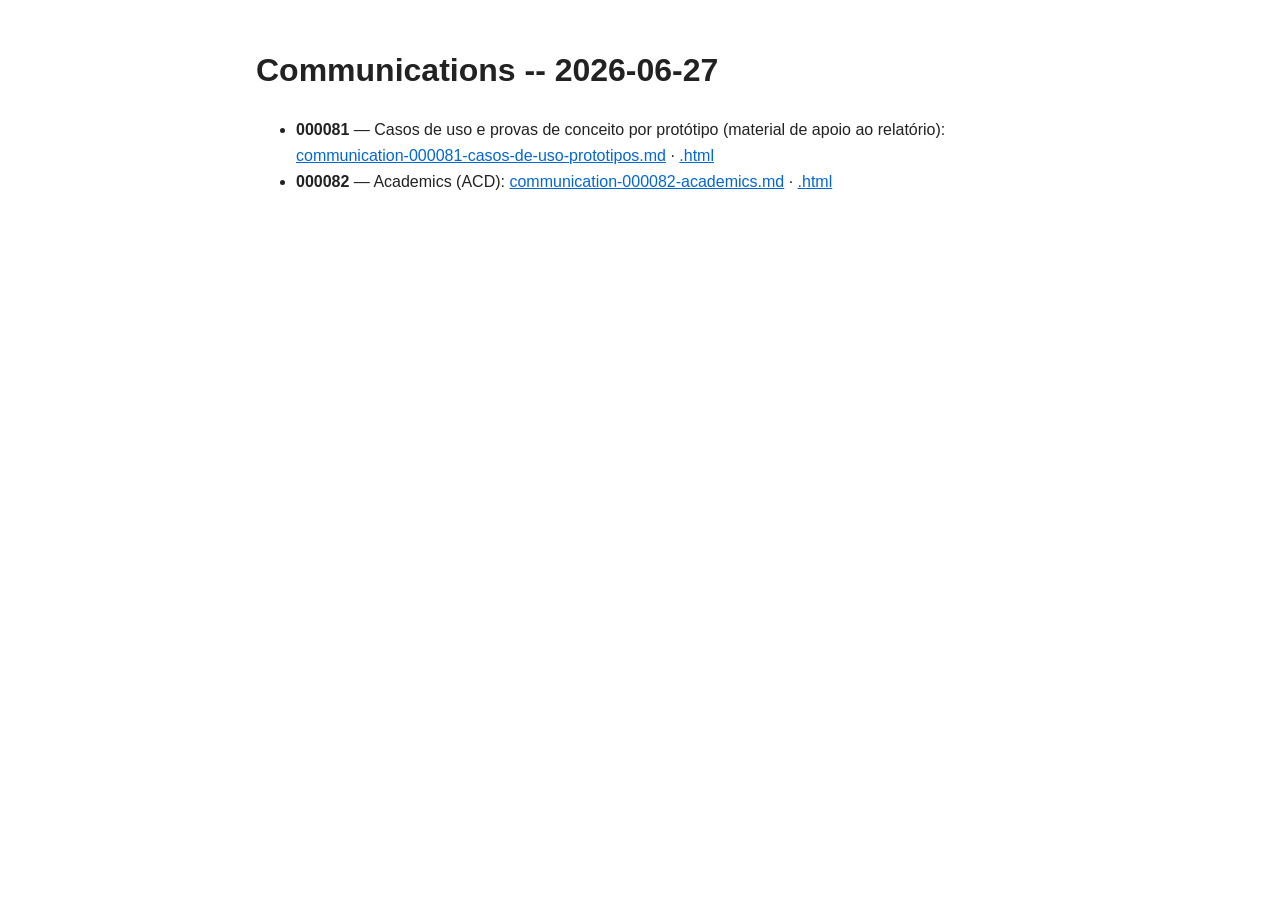
<file: _output/communication/2026-06-27/index.html>
<!DOCTYPE html>
<html lang="en-US">
<head>
  <meta charset="utf-8">
  <meta name="viewport" content="width=device-width, initial-scale=1">
  <title>Index</title>
  <style>
body {
  max-width: 48em;
  margin: 2em auto;
  padding: 0 1em;
  font-family: -apple-system, BlinkMacSystemFont, "Segoe UI", Roboto,
               Helvetica, Arial, sans-serif;
  line-height: 1.6;
  color: #222;
}
h1, h2, h3 { margin-top: 1.4em; }
code { background: #f4f4f4; padding: 0.15em 0.3em; border-radius: 3px; }
pre  { background: #f4f4f4; padding: 1em; overflow-x: auto; border-radius: 4px; }
pre code { background: none; padding: 0; }
table { border-collapse: collapse; width: 100%; margin: 1em 0; }
th, td { border: 1px solid #ddd; padding: 0.5em 0.75em; text-align: left; }
th { background: #f8f8f8; }
blockquote { border-left: 4px solid #ddd; margin: 1em 0; padding: 0.5em 1em; color: #555; }
a { color: #0366d6; }

  </style>
</head>
<body>

<h1 id="communications-2026-06-27">Communications -- 2026-06-27</h1>
<ul>
<li><strong>000081</strong> — Casos de uso e provas de conceito por protótipo (material de apoio ao relatório): <a href="communication-000081-casos-de-uso-prototipos.md">communication-000081-casos-de-uso-prototipos.md</a> · <a href="communication-000081-casos-de-uso-prototipos.html">.html</a></li>
<li><strong>000082</strong> — Academics (ACD): <a href="communication-000082-academics.md">communication-000082-academics.md</a> · <a href="communication-000082-academics.html">.html</a></li>
</ul>

</body>
</html>
</file>
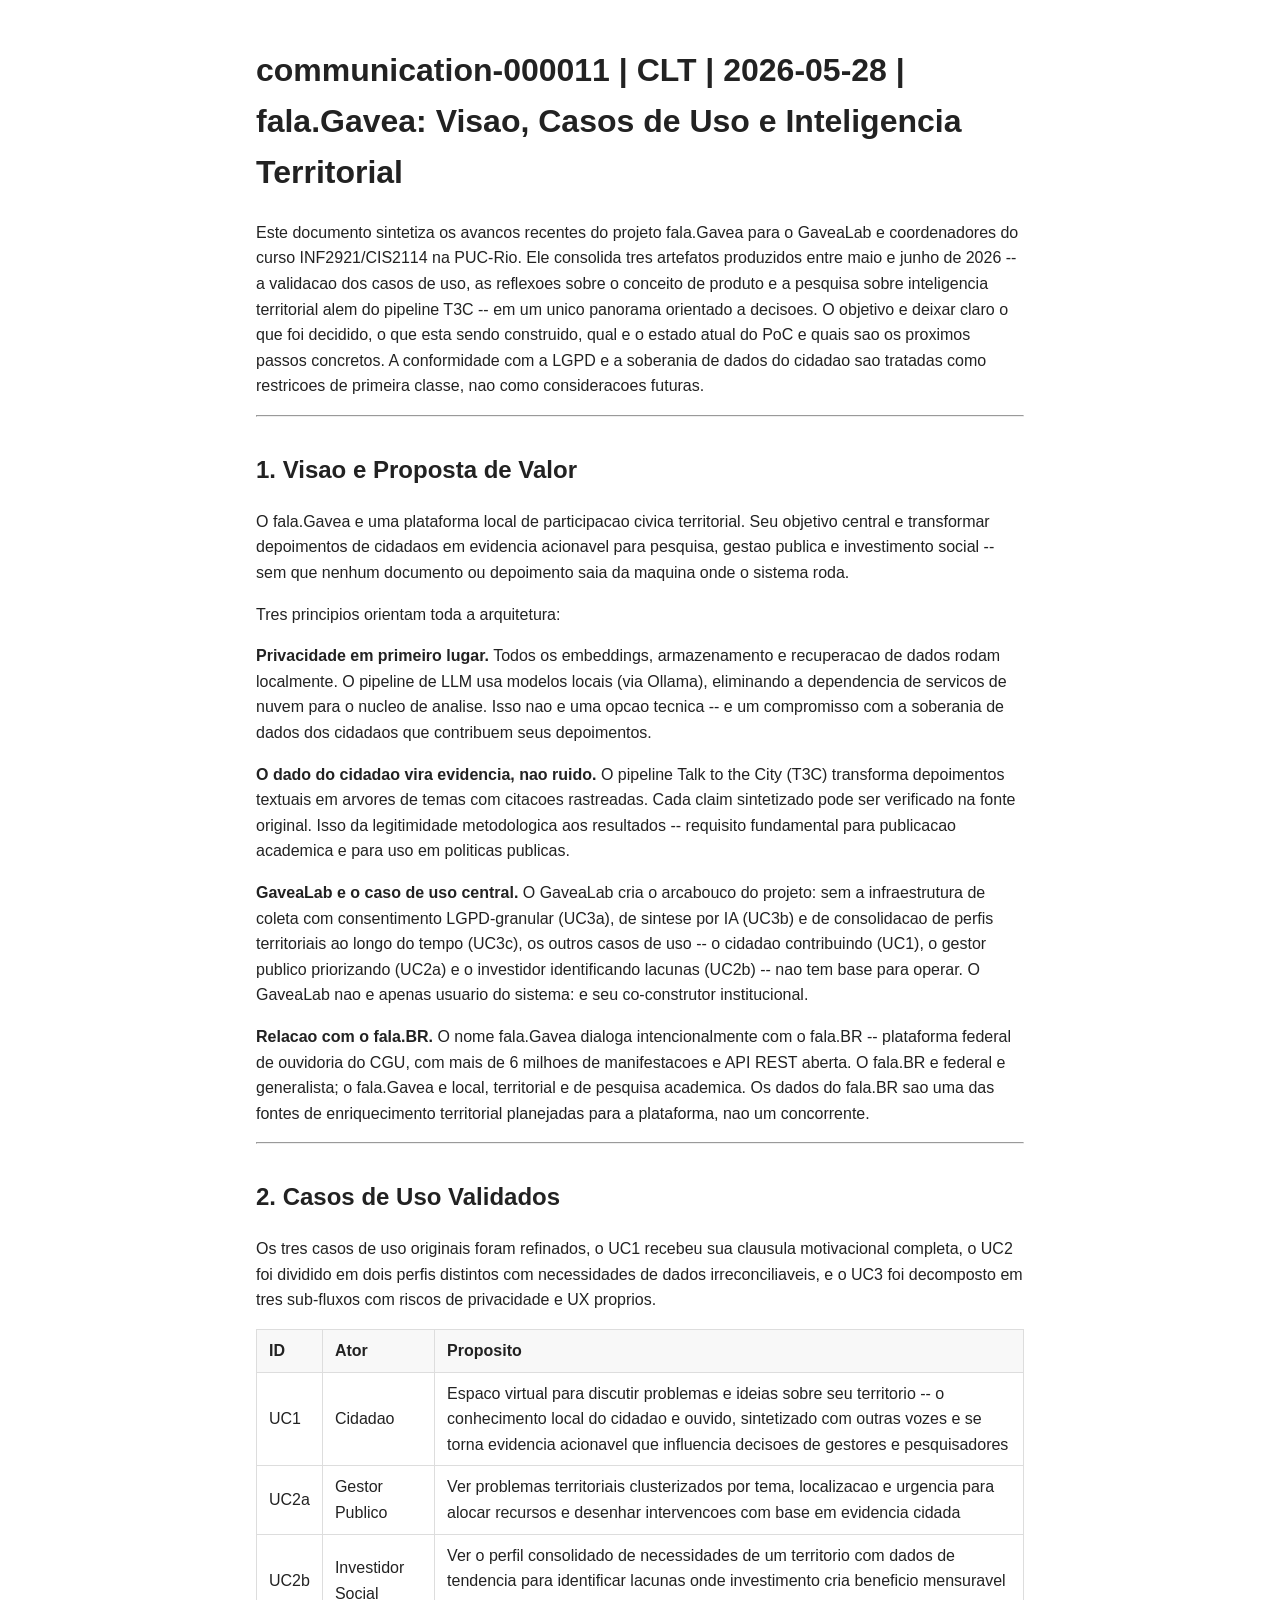
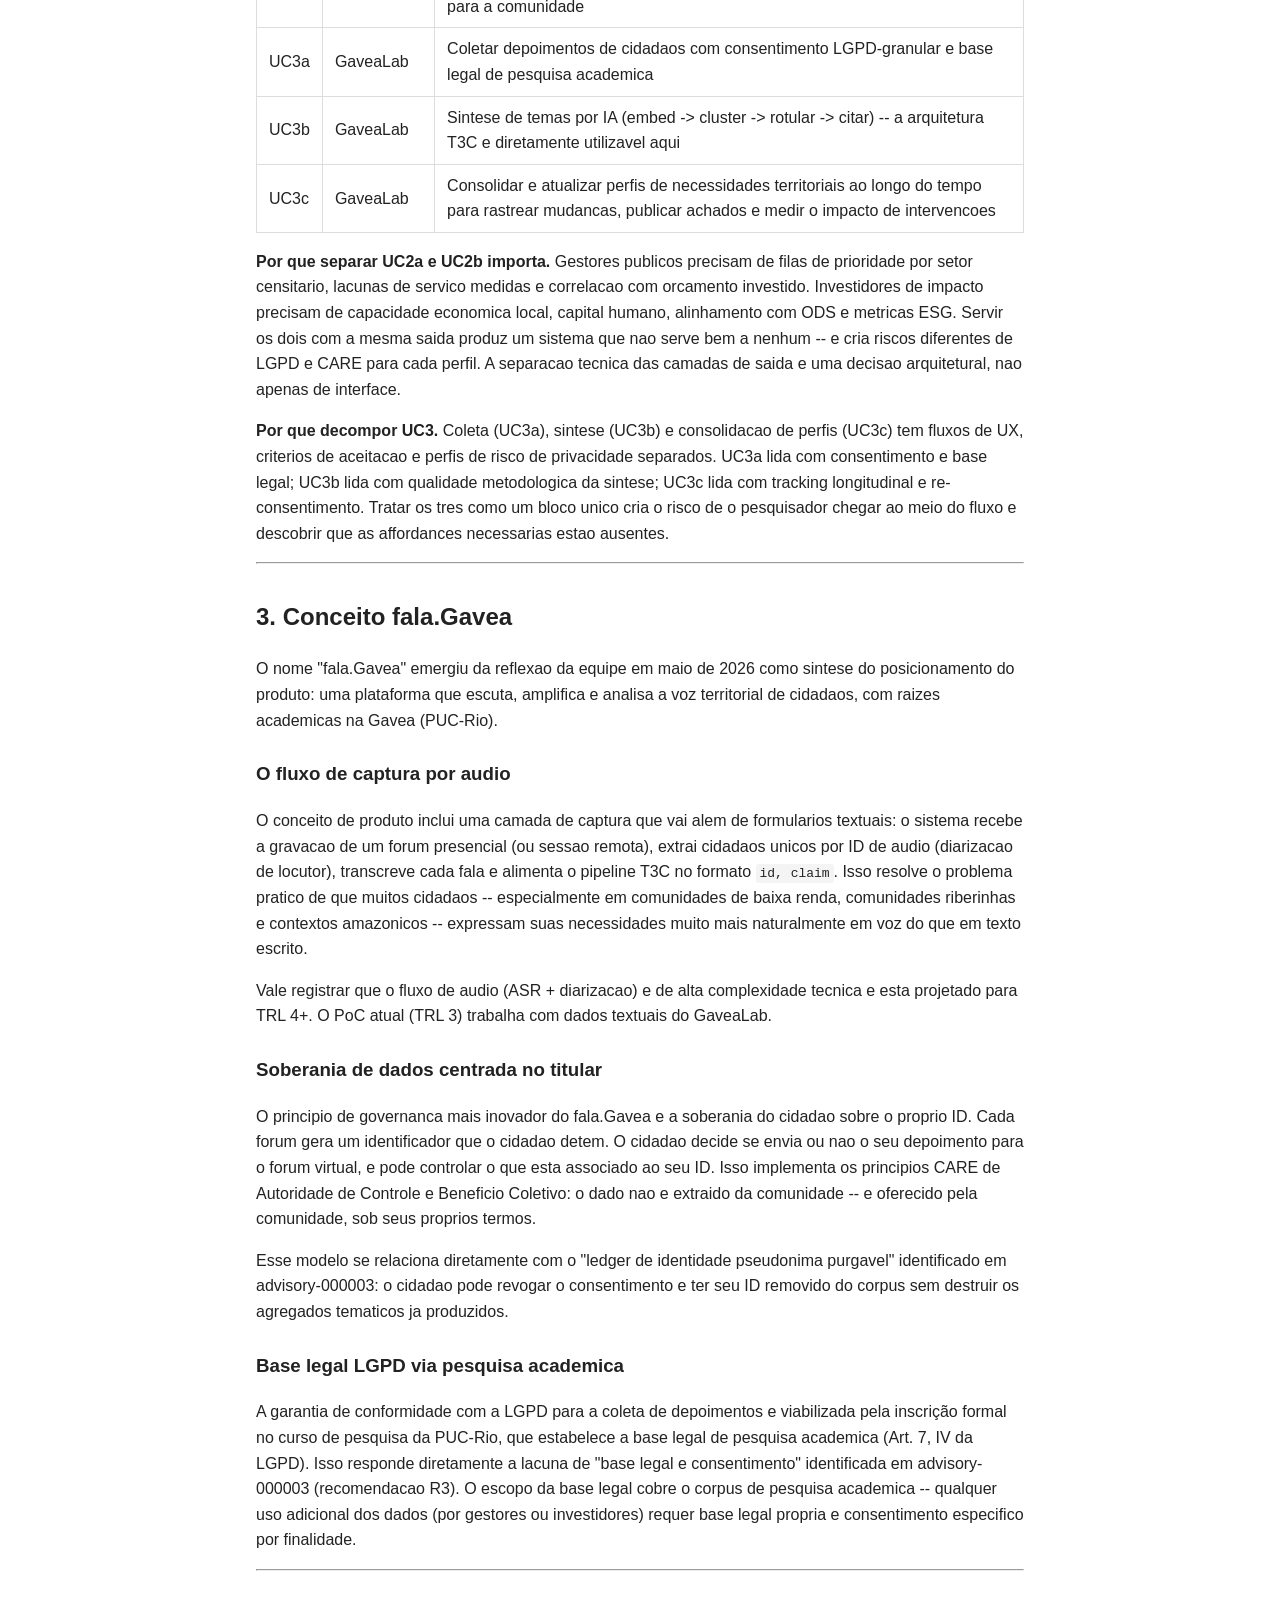
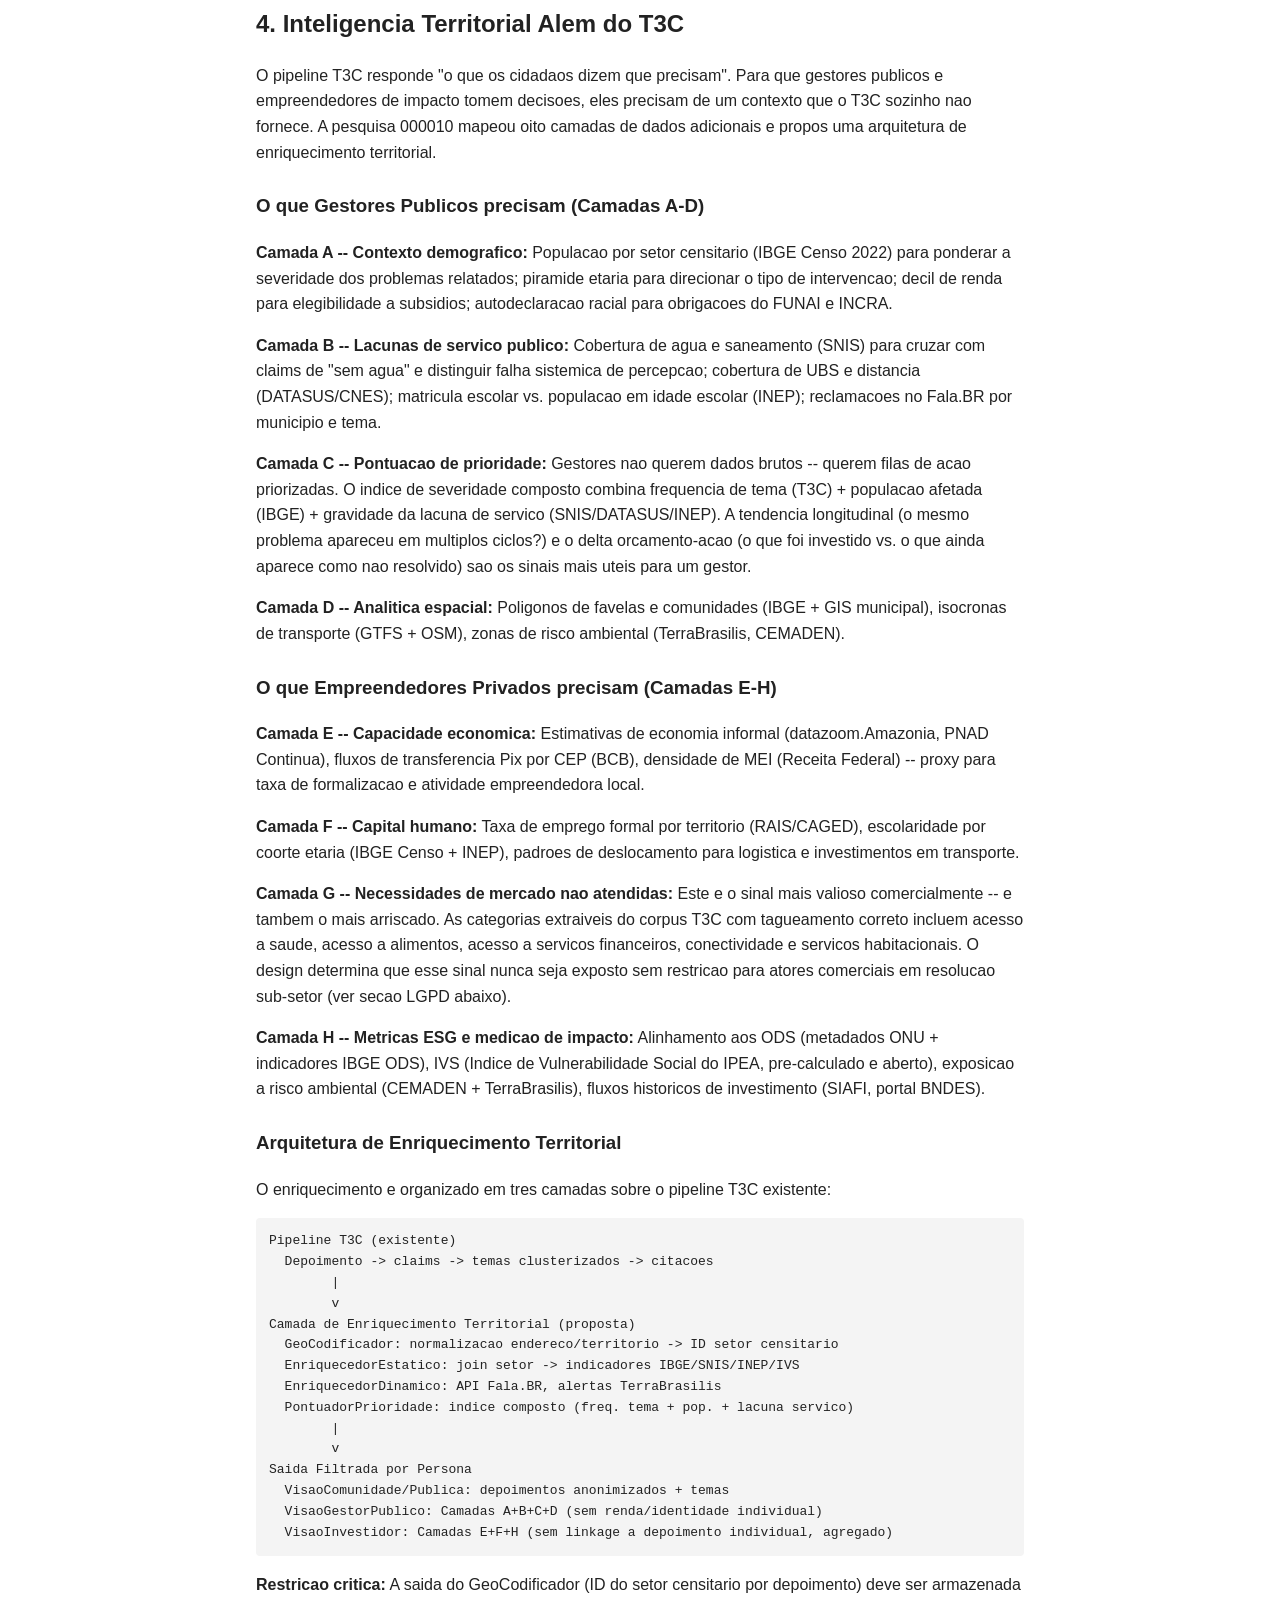
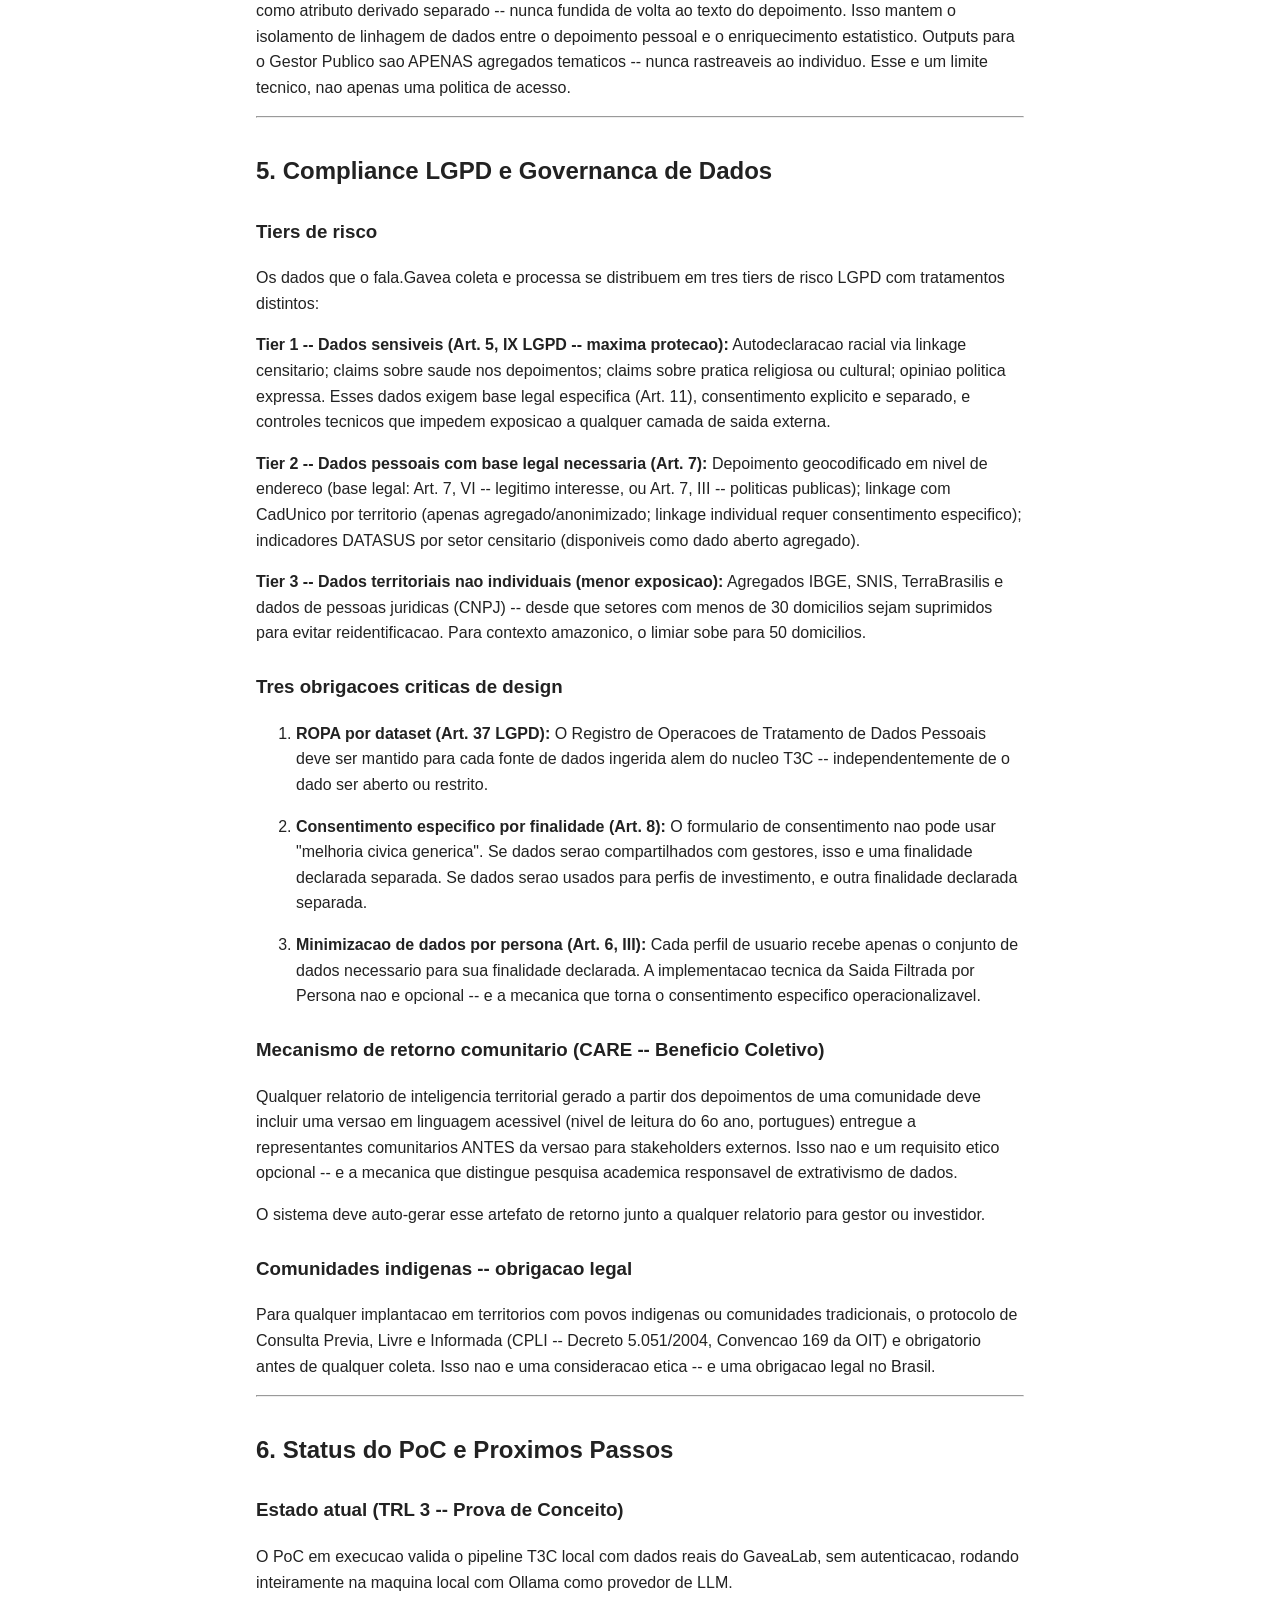
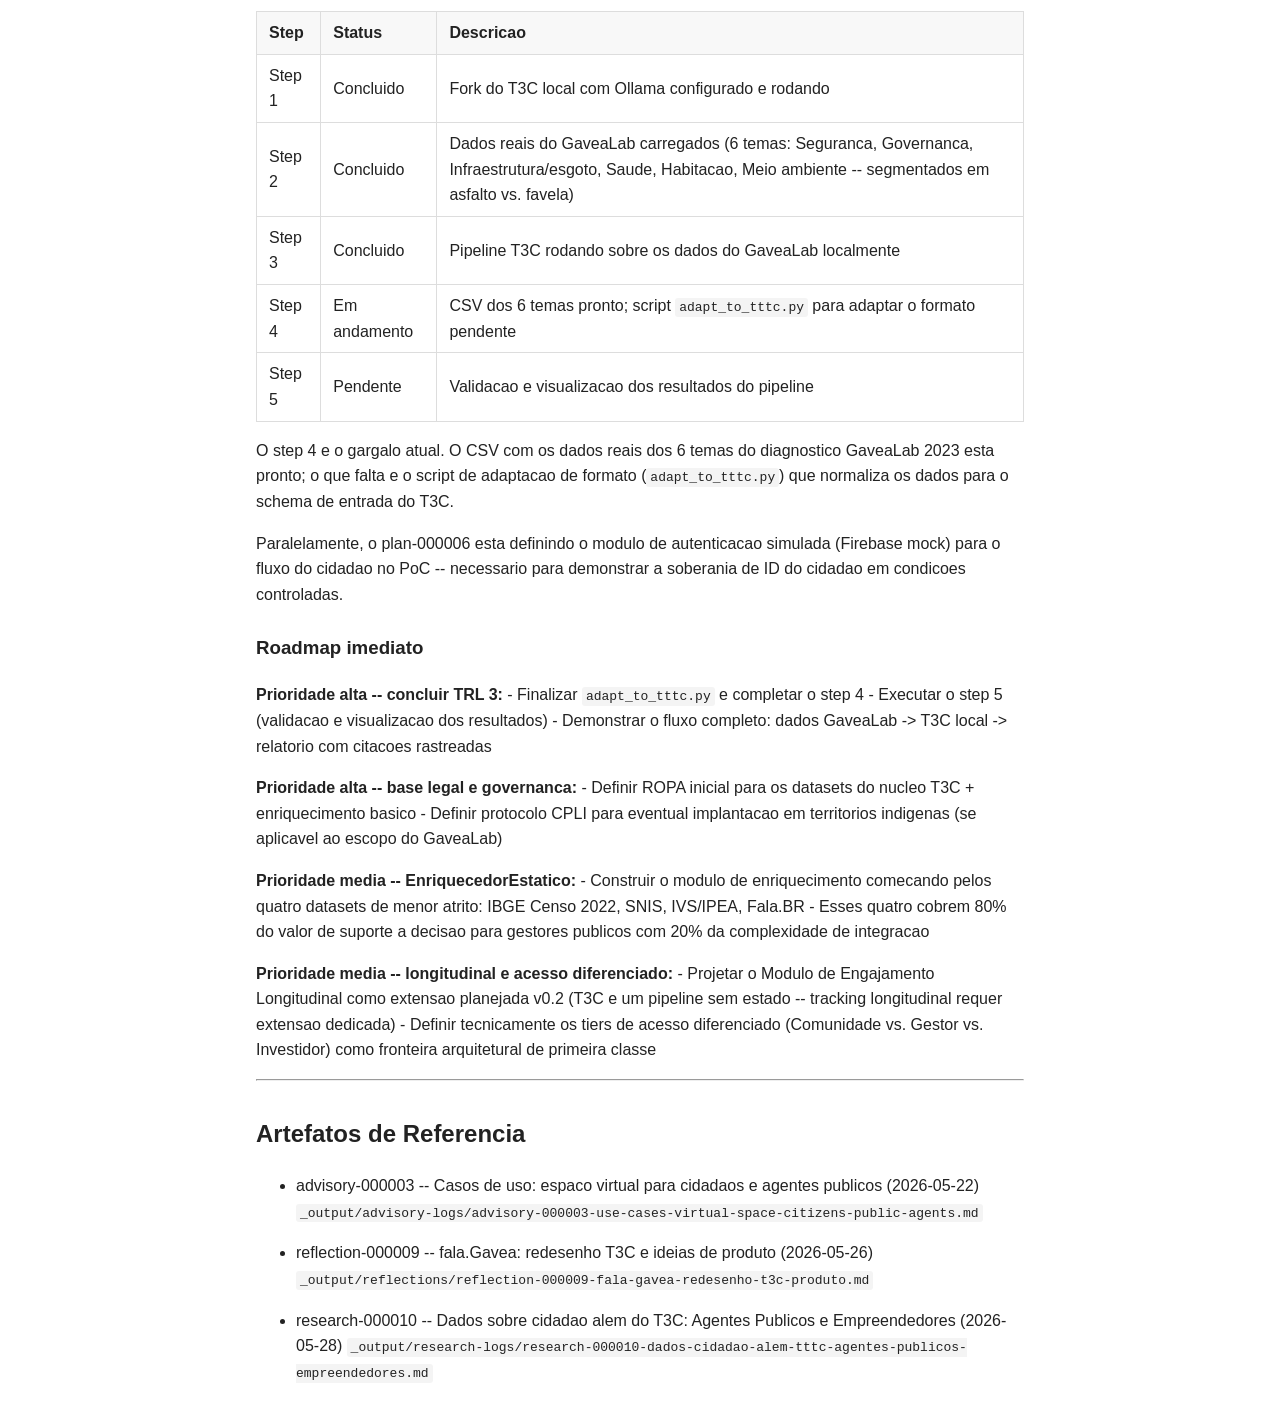
<file: _output/communication/2026-05-28/communication-000011-clients.html>
<!DOCTYPE html>
<html lang="pt-BR">
<head>
  <meta charset="utf-8">
  <meta name="viewport" content="width=device-width, initial-scale=1">
  <title>Communication 000011 Clients</title>
  <style>
body {
  max-width: 48em;
  margin: 2em auto;
  padding: 0 1em;
  font-family: -apple-system, BlinkMacSystemFont, "Segoe UI", Roboto,
               Helvetica, Arial, sans-serif;
  line-height: 1.6;
  color: #222;
}
h1, h2, h3 { margin-top: 1.4em; }
code { background: #f4f4f4; padding: 0.15em 0.3em; border-radius: 3px; }
pre  { background: #f4f4f4; padding: 1em; overflow-x: auto; border-radius: 4px; }
pre code { background: none; padding: 0; }
table { border-collapse: collapse; width: 100%; margin: 1em 0; }
th, td { border: 1px solid #ddd; padding: 0.5em 0.75em; text-align: left; }
th { background: #f8f8f8; }
blockquote { border-left: 4px solid #ddd; margin: 1em 0; padding: 0.5em 1em; color: #555; }
a { color: #0366d6; }

  </style>
</head>
<body>

<h1 id="communication-000011-clt-2026-05-28-falagavea-visao-casos-de-uso-e-inteligencia-territorial">communication-000011 | CLT | 2026-05-28 | fala.Gavea: Visao, Casos de Uso e Inteligencia Territorial</h1>
<p>Este documento sintetiza os avancos recentes do projeto fala.Gavea para o GaveaLab e coordenadores do curso INF2921/CIS2114 na PUC-Rio. Ele consolida tres artefatos produzidos entre maio e junho de 2026 -- a validacao dos casos de uso, as reflexoes sobre o conceito de produto e a pesquisa sobre inteligencia territorial alem do pipeline T3C -- em um unico panorama orientado a decisoes. O objetivo e deixar claro o que foi decidido, o que esta sendo construido, qual e o estado atual do PoC e quais sao os proximos passos concretos. A conformidade com a LGPD e a soberania de dados do cidadao sao tratadas como restricoes de primeira classe, nao como consideracoes futuras.</p>
<hr />
<h2 id="1-visao-e-proposta-de-valor">1. Visao e Proposta de Valor</h2>
<p>O fala.Gavea e uma plataforma local de participacao civica territorial. Seu objetivo central e transformar depoimentos de cidadaos em evidencia acionavel para pesquisa, gestao publica e investimento social -- sem que nenhum documento ou depoimento saia da maquina onde o sistema roda.</p>
<p>Tres principios orientam toda a arquitetura:</p>
<p><strong>Privacidade em primeiro lugar.</strong> Todos os embeddings, armazenamento e recuperacao de dados rodam localmente. O pipeline de LLM usa modelos locais (via Ollama), eliminando a dependencia de servicos de nuvem para o nucleo de analise. Isso nao e uma opcao tecnica -- e um compromisso com a soberania de dados dos cidadaos que contribuem seus depoimentos.</p>
<p><strong>O dado do cidadao vira evidencia, nao ruido.</strong> O pipeline Talk to the City (T3C) transforma depoimentos textuais em arvores de temas com citacoes rastreadas. Cada claim sintetizado pode ser verificado na fonte original. Isso da legitimidade metodologica aos resultados -- requisito fundamental para publicacao academica e para uso em politicas publicas.</p>
<p><strong>GaveaLab e o caso de uso central.</strong> O GaveaLab cria o arcabouco do projeto: sem a infraestrutura de coleta com consentimento LGPD-granular (UC3a), de sintese por IA (UC3b) e de consolidacao de perfis territoriais ao longo do tempo (UC3c), os outros casos de uso -- o cidadao contribuindo (UC1), o gestor publico priorizando (UC2a) e o investidor identificando lacunas (UC2b) -- nao tem base para operar. O GaveaLab nao e apenas usuario do sistema: e seu co-construtor institucional.</p>
<p><strong>Relacao com o fala.BR.</strong> O nome fala.Gavea dialoga intencionalmente com o fala.BR -- plataforma federal de ouvidoria do CGU, com mais de 6 milhoes de manifestacoes e API REST aberta. O fala.BR e federal e generalista; o fala.Gavea e local, territorial e de pesquisa academica. Os dados do fala.BR sao uma das fontes de enriquecimento territorial planejadas para a plataforma, nao um concorrente.</p>
<hr />
<h2 id="2-casos-de-uso-validados">2. Casos de Uso Validados</h2>
<p>Os tres casos de uso originais foram refinados, o UC1 recebeu sua clausula motivacional completa, o UC2 foi dividido em dois perfis distintos com necessidades de dados irreconciliaveis, e o UC3 foi decomposto em tres sub-fluxos com riscos de privacidade e UX proprios.</p>
<table>
<thead>
<tr>
<th>ID</th>
<th>Ator</th>
<th>Proposito</th>
</tr>
</thead>
<tbody>
<tr>
<td>UC1</td>
<td>Cidadao</td>
<td>Espaco virtual para discutir problemas e ideias sobre seu territorio -- o conhecimento local do cidadao e ouvido, sintetizado com outras vozes e se torna evidencia acionavel que influencia decisoes de gestores e pesquisadores</td>
</tr>
<tr>
<td>UC2a</td>
<td>Gestor Publico</td>
<td>Ver problemas territoriais clusterizados por tema, localizacao e urgencia para alocar recursos e desenhar intervencoes com base em evidencia cidada</td>
</tr>
<tr>
<td>UC2b</td>
<td>Investidor Social</td>
<td>Ver o perfil consolidado de necessidades de um territorio com dados de tendencia para identificar lacunas onde investimento cria beneficio mensuravel para a comunidade</td>
</tr>
<tr>
<td>UC3a</td>
<td>GaveaLab</td>
<td>Coletar depoimentos de cidadaos com consentimento LGPD-granular e base legal de pesquisa academica</td>
</tr>
<tr>
<td>UC3b</td>
<td>GaveaLab</td>
<td>Sintese de temas por IA (embed -&gt; cluster -&gt; rotular -&gt; citar) -- a arquitetura T3C e diretamente utilizavel aqui</td>
</tr>
<tr>
<td>UC3c</td>
<td>GaveaLab</td>
<td>Consolidar e atualizar perfis de necessidades territoriais ao longo do tempo para rastrear mudancas, publicar achados e medir o impacto de intervencoes</td>
</tr>
</tbody>
</table>
<p><strong>Por que separar UC2a e UC2b importa.</strong> Gestores publicos precisam de filas de prioridade por setor censitario, lacunas de servico medidas e correlacao com orcamento investido. Investidores de impacto precisam de capacidade economica local, capital humano, alinhamento com ODS e metricas ESG. Servir os dois com a mesma saida produz um sistema que nao serve bem a nenhum -- e cria riscos diferentes de LGPD e CARE para cada perfil. A separacao tecnica das camadas de saida e uma decisao arquitetural, nao apenas de interface.</p>
<p><strong>Por que decompor UC3.</strong> Coleta (UC3a), sintese (UC3b) e consolidacao de perfis (UC3c) tem fluxos de UX, criterios de aceitacao e perfis de risco de privacidade separados. UC3a lida com consentimento e base legal; UC3b lida com qualidade metodologica da sintese; UC3c lida com tracking longitudinal e re-consentimento. Tratar os tres como um bloco unico cria o risco de o pesquisador chegar ao meio do fluxo e descobrir que as affordances necessarias estao ausentes.</p>
<hr />
<h2 id="3-conceito-falagavea">3. Conceito fala.Gavea</h2>
<p>O nome "fala.Gavea" emergiu da reflexao da equipe em maio de 2026 como sintese do posicionamento do produto: uma plataforma que escuta, amplifica e analisa a voz territorial de cidadaos, com raizes academicas na Gavea (PUC-Rio).</p>
<h3 id="o-fluxo-de-captura-por-audio">O fluxo de captura por audio</h3>
<p>O conceito de produto inclui uma camada de captura que vai alem de formularios textuais: o sistema recebe a gravacao de um forum presencial (ou sessao remota), extrai cidadaos unicos por ID de audio (diarizacao de locutor), transcreve cada fala e alimenta o pipeline T3C no formato <code>id, claim</code>. Isso resolve o problema pratico de que muitos cidadaos -- especialmente em comunidades de baixa renda, comunidades riberinhas e contextos amazonicos -- expressam suas necessidades muito mais naturalmente em voz do que em texto escrito.</p>
<p>Vale registrar que o fluxo de audio (ASR + diarizacao) e de alta complexidade tecnica e esta projetado para TRL 4+. O PoC atual (TRL 3) trabalha com dados textuais do GaveaLab.</p>
<h3 id="soberania-de-dados-centrada-no-titular">Soberania de dados centrada no titular</h3>
<p>O principio de governanca mais inovador do fala.Gavea e a soberania do cidadao sobre o proprio ID. Cada forum gera um identificador que o cidadao detem. O cidadao decide se envia ou nao o seu depoimento para o forum virtual, e pode controlar o que esta associado ao seu ID. Isso implementa os principios CARE de Autoridade de Controle e Beneficio Coletivo: o dado nao e extraido da comunidade -- e oferecido pela comunidade, sob seus proprios termos.</p>
<p>Esse modelo se relaciona diretamente com o "ledger de identidade pseudonima purgavel" identificado em advisory-000003: o cidadao pode revogar o consentimento e ter seu ID removido do corpus sem destruir os agregados tematicos ja produzidos.</p>
<h3 id="base-legal-lgpd-via-pesquisa-academica">Base legal LGPD via pesquisa academica</h3>
<p>A garantia de conformidade com a LGPD para a coleta de depoimentos e viabilizada pela inscrição formal no curso de pesquisa da PUC-Rio, que estabelece a base legal de pesquisa academica (Art. 7, IV da LGPD). Isso responde diretamente a lacuna de "base legal e consentimento" identificada em advisory-000003 (recomendacao R3). O escopo da base legal cobre o corpus de pesquisa academica -- qualquer uso adicional dos dados (por gestores ou investidores) requer base legal propria e consentimento especifico por finalidade.</p>
<hr />
<h2 id="4-inteligencia-territorial-alem-do-t3c">4. Inteligencia Territorial Alem do T3C</h2>
<p>O pipeline T3C responde "o que os cidadaos dizem que precisam". Para que gestores publicos e empreendedores de impacto tomem decisoes, eles precisam de um contexto que o T3C sozinho nao fornece. A pesquisa 000010 mapeou oito camadas de dados adicionais e propos uma arquitetura de enriquecimento territorial.</p>
<h3 id="o-que-gestores-publicos-precisam-camadas-a-d">O que Gestores Publicos precisam (Camadas A-D)</h3>
<p><strong>Camada A -- Contexto demografico:</strong> Populacao por setor censitario (IBGE Censo 2022) para ponderar a severidade dos problemas relatados; piramide etaria para direcionar o tipo de intervencao; decil de renda para elegibilidade a subsidios; autodeclaracao racial para obrigacoes do FUNAI e INCRA.</p>
<p><strong>Camada B -- Lacunas de servico publico:</strong> Cobertura de agua e saneamento (SNIS) para cruzar com claims de "sem agua" e distinguir falha sistemica de percepcao; cobertura de UBS e distancia (DATASUS/CNES); matricula escolar vs. populacao em idade escolar (INEP); reclamacoes no Fala.BR por municipio e tema.</p>
<p><strong>Camada C -- Pontuacao de prioridade:</strong> Gestores nao querem dados brutos -- querem filas de acao priorizadas. O indice de severidade composto combina frequencia de tema (T3C) + populacao afetada (IBGE) + gravidade da lacuna de servico (SNIS/DATASUS/INEP). A tendencia longitudinal (o mesmo problema apareceu em multiplos ciclos?) e o delta orcamento-acao (o que foi investido vs. o que ainda aparece como nao resolvido) sao os sinais mais uteis para um gestor.</p>
<p><strong>Camada D -- Analitica espacial:</strong> Poligonos de favelas e comunidades (IBGE + GIS municipal), isocronas de transporte (GTFS + OSM), zonas de risco ambiental (TerraBrasilis, CEMADEN).</p>
<h3 id="o-que-empreendedores-privados-precisam-camadas-e-h">O que Empreendedores Privados precisam (Camadas E-H)</h3>
<p><strong>Camada E -- Capacidade economica:</strong> Estimativas de economia informal (datazoom.Amazonia, PNAD Continua), fluxos de transferencia Pix por CEP (BCB), densidade de MEI (Receita Federal) -- proxy para taxa de formalizacao e atividade empreendedora local.</p>
<p><strong>Camada F -- Capital humano:</strong> Taxa de emprego formal por territorio (RAIS/CAGED), escolaridade por coorte etaria (IBGE Censo + INEP), padroes de deslocamento para logistica e investimentos em transporte.</p>
<p><strong>Camada G -- Necessidades de mercado nao atendidas:</strong> Este e o sinal mais valioso comercialmente -- e tambem o mais arriscado. As categorias extraiveis do corpus T3C com tagueamento correto incluem acesso a saude, acesso a alimentos, acesso a servicos financeiros, conectividade e servicos habitacionais. O design determina que esse sinal nunca seja exposto sem restricao para atores comerciais em resolucao sub-setor (ver secao LGPD abaixo).</p>
<p><strong>Camada H -- Metricas ESG e medicao de impacto:</strong> Alinhamento aos ODS (metadados ONU + indicadores IBGE ODS), IVS (Indice de Vulnerabilidade Social do IPEA, pre-calculado e aberto), exposicao a risco ambiental (CEMADEN + TerraBrasilis), fluxos historicos de investimento (SIAFI, portal BNDES).</p>
<h3 id="arquitetura-de-enriquecimento-territorial">Arquitetura de Enriquecimento Territorial</h3>
<p>O enriquecimento e organizado em tres camadas sobre o pipeline T3C existente:</p>
<pre><code>Pipeline T3C (existente)
  Depoimento -&gt; claims -&gt; temas clusterizados -&gt; citacoes
        |
        v
Camada de Enriquecimento Territorial (proposta)
  GeoCodificador: normalizacao endereco/territorio -&gt; ID setor censitario
  EnriquecedorEstatico: join setor -&gt; indicadores IBGE/SNIS/INEP/IVS
  EnriquecedorDinamico: API Fala.BR, alertas TerraBrasilis
  PontuadorPrioridade: indice composto (freq. tema + pop. + lacuna servico)
        |
        v
Saida Filtrada por Persona
  VisaoComunidade/Publica: depoimentos anonimizados + temas
  VisaoGestorPublico: Camadas A+B+C+D (sem renda/identidade individual)
  VisaoInvestidor: Camadas E+F+H (sem linkage a depoimento individual, agregado)
</code></pre>
<p><strong>Restricao critica:</strong> A saida do GeoCodificador (ID do setor censitario por depoimento) deve ser armazenada como atributo derivado separado -- nunca fundida de volta ao texto do depoimento. Isso mantem o isolamento de linhagem de dados entre o depoimento pessoal e o enriquecimento estatistico. Outputs para o Gestor Publico sao APENAS agregados tematicos -- nunca rastreaveis ao individuo. Esse e um limite tecnico, nao apenas uma politica de acesso.</p>
<hr />
<h2 id="5-compliance-lgpd-e-governanca-de-dados">5. Compliance LGPD e Governanca de Dados</h2>
<h3 id="tiers-de-risco">Tiers de risco</h3>
<p>Os dados que o fala.Gavea coleta e processa se distribuem em tres tiers de risco LGPD com tratamentos distintos:</p>
<p><strong>Tier 1 -- Dados sensiveis (Art. 5, IX LGPD -- maxima protecao):</strong> Autodeclaracao racial via linkage censitario; claims sobre saude nos depoimentos; claims sobre pratica religiosa ou cultural; opiniao politica expressa. Esses dados exigem base legal especifica (Art. 11), consentimento explicito e separado, e controles tecnicos que impedem exposicao a qualquer camada de saida externa.</p>
<p><strong>Tier 2 -- Dados pessoais com base legal necessaria (Art. 7):</strong> Depoimento geocodificado em nivel de endereco (base legal: Art. 7, VI -- legitimo interesse, ou Art. 7, III -- politicas publicas); linkage com CadUnico por territorio (apenas agregado/anonimizado; linkage individual requer consentimento especifico); indicadores DATASUS por setor censitario (disponiveis como dado aberto agregado).</p>
<p><strong>Tier 3 -- Dados territoriais nao individuais (menor exposicao):</strong> Agregados IBGE, SNIS, TerraBrasilis e dados de pessoas juridicas (CNPJ) -- desde que setores com menos de 30 domicilios sejam suprimidos para evitar reidentificacao. Para contexto amazonico, o limiar sobe para 50 domicilios.</p>
<h3 id="tres-obrigacoes-criticas-de-design">Tres obrigacoes criticas de design</h3>
<ol>
<li>
<p><strong>ROPA por dataset (Art. 37 LGPD):</strong> O Registro de Operacoes de Tratamento de Dados Pessoais deve ser mantido para cada fonte de dados ingerida alem do nucleo T3C -- independentemente de o dado ser aberto ou restrito.</p>
</li>
<li>
<p><strong>Consentimento especifico por finalidade (Art. 8):</strong> O formulario de consentimento nao pode usar "melhoria civica generica". Se dados serao compartilhados com gestores, isso e uma finalidade declarada separada. Se dados serao usados para perfis de investimento, e outra finalidade declarada separada.</p>
</li>
<li>
<p><strong>Minimizacao de dados por persona (Art. 6, III):</strong> Cada perfil de usuario recebe apenas o conjunto de dados necessario para sua finalidade declarada. A implementacao tecnica da Saida Filtrada por Persona nao e opcional -- e a mecanica que torna o consentimento especifico operacionalizavel.</p>
</li>
</ol>
<h3 id="mecanismo-de-retorno-comunitario-care-beneficio-coletivo">Mecanismo de retorno comunitario (CARE -- Beneficio Coletivo)</h3>
<p>Qualquer relatorio de inteligencia territorial gerado a partir dos depoimentos de uma comunidade deve incluir uma versao em linguagem acessivel (nivel de leitura do 6o ano, portugues) entregue a representantes comunitarios ANTES da versao para stakeholders externos. Isso nao e um requisito etico opcional -- e a mecanica que distingue pesquisa academica responsavel de extrativismo de dados.</p>
<p>O sistema deve auto-gerar esse artefato de retorno junto a qualquer relatorio para gestor ou investidor.</p>
<h3 id="comunidades-indigenas-obrigacao-legal">Comunidades indigenas -- obrigacao legal</h3>
<p>Para qualquer implantacao em territorios com povos indigenas ou comunidades tradicionais, o protocolo de Consulta Previa, Livre e Informada (CPLI -- Decreto 5.051/2004, Convencao 169 da OIT) e obrigatorio antes de qualquer coleta. Isso nao e uma consideracao etica -- e uma obrigacao legal no Brasil.</p>
<hr />
<h2 id="6-status-do-poc-e-proximos-passos">6. Status do PoC e Proximos Passos</h2>
<h3 id="estado-atual-trl-3-prova-de-conceito">Estado atual (TRL 3 -- Prova de Conceito)</h3>
<p>O PoC em execucao valida o pipeline T3C local com dados reais do GaveaLab, sem autenticacao, rodando inteiramente na maquina local com Ollama como provedor de LLM.</p>
<table>
<thead>
<tr>
<th>Step</th>
<th>Status</th>
<th>Descricao</th>
</tr>
</thead>
<tbody>
<tr>
<td>Step 1</td>
<td>Concluido</td>
<td>Fork do T3C local com Ollama configurado e rodando</td>
</tr>
<tr>
<td>Step 2</td>
<td>Concluido</td>
<td>Dados reais do GaveaLab carregados (6 temas: Seguranca, Governanca, Infraestrutura/esgoto, Saude, Habitacao, Meio ambiente -- segmentados em asfalto vs. favela)</td>
</tr>
<tr>
<td>Step 3</td>
<td>Concluido</td>
<td>Pipeline T3C rodando sobre os dados do GaveaLab localmente</td>
</tr>
<tr>
<td>Step 4</td>
<td>Em andamento</td>
<td>CSV dos 6 temas pronto; script <code>adapt_to_tttc.py</code> para adaptar o formato pendente</td>
</tr>
<tr>
<td>Step 5</td>
<td>Pendente</td>
<td>Validacao e visualizacao dos resultados do pipeline</td>
</tr>
</tbody>
</table>
<p>O step 4 e o gargalo atual. O CSV com os dados reais dos 6 temas do diagnostico GaveaLab 2023 esta pronto; o que falta e o script de adaptacao de formato (<code>adapt_to_tttc.py</code>) que normaliza os dados para o schema de entrada do T3C.</p>
<p>Paralelamente, o plan-000006 esta definindo o modulo de autenticacao simulada (Firebase mock) para o fluxo do cidadao no PoC -- necessario para demonstrar a soberania de ID do cidadao em condicoes controladas.</p>
<h3 id="roadmap-imediato">Roadmap imediato</h3>
<p><strong>Prioridade alta -- concluir TRL 3:</strong>
- Finalizar <code>adapt_to_tttc.py</code> e completar o step 4
- Executar o step 5 (validacao e visualizacao dos resultados)
- Demonstrar o fluxo completo: dados GaveaLab -&gt; T3C local -&gt; relatorio com citacoes rastreadas</p>
<p><strong>Prioridade alta -- base legal e governanca:</strong>
- Definir ROPA inicial para os datasets do nucleo T3C + enriquecimento basico
- Definir protocolo CPLI para eventual implantacao em territorios indigenas (se aplicavel ao escopo do GaveaLab)</p>
<p><strong>Prioridade media -- EnriquecedorEstatico:</strong>
- Construir o modulo de enriquecimento comecando pelos quatro datasets de menor atrito: IBGE Censo 2022, SNIS, IVS/IPEA, Fala.BR
- Esses quatro cobrem 80% do valor de suporte a decisao para gestores publicos com 20% da complexidade de integracao</p>
<p><strong>Prioridade media -- longitudinal e acesso diferenciado:</strong>
- Projetar o Modulo de Engajamento Longitudinal como extensao planejada v0.2 (T3C e um pipeline sem estado -- tracking longitudinal requer extensao dedicada)
- Definir tecnicamente os tiers de acesso diferenciado (Comunidade vs. Gestor vs. Investidor) como fronteira arquitetural de primeira classe</p>
<hr />
<h2 id="artefatos-de-referencia">Artefatos de Referencia</h2>
<ul>
<li>
<p>advisory-000003 -- Casos de uso: espaco virtual para cidadaos e agentes publicos (2026-05-22)
  <code>_output/advisory-logs/advisory-000003-use-cases-virtual-space-citizens-public-agents.md</code></p>
</li>
<li>
<p>reflection-000009 -- fala.Gavea: redesenho T3C e ideias de produto (2026-05-26)
  <code>_output/reflections/reflection-000009-fala-gavea-redesenho-t3c-produto.md</code></p>
</li>
<li>
<p>research-000010 -- Dados sobre cidadao alem do T3C: Agentes Publicos e Empreendedores (2026-05-28)
  <code>_output/research-logs/research-000010-dados-cidadao-alem-tttc-agentes-publicos-empreendedores.md</code></p>
</li>
</ul>

</body>
</html>
</file>
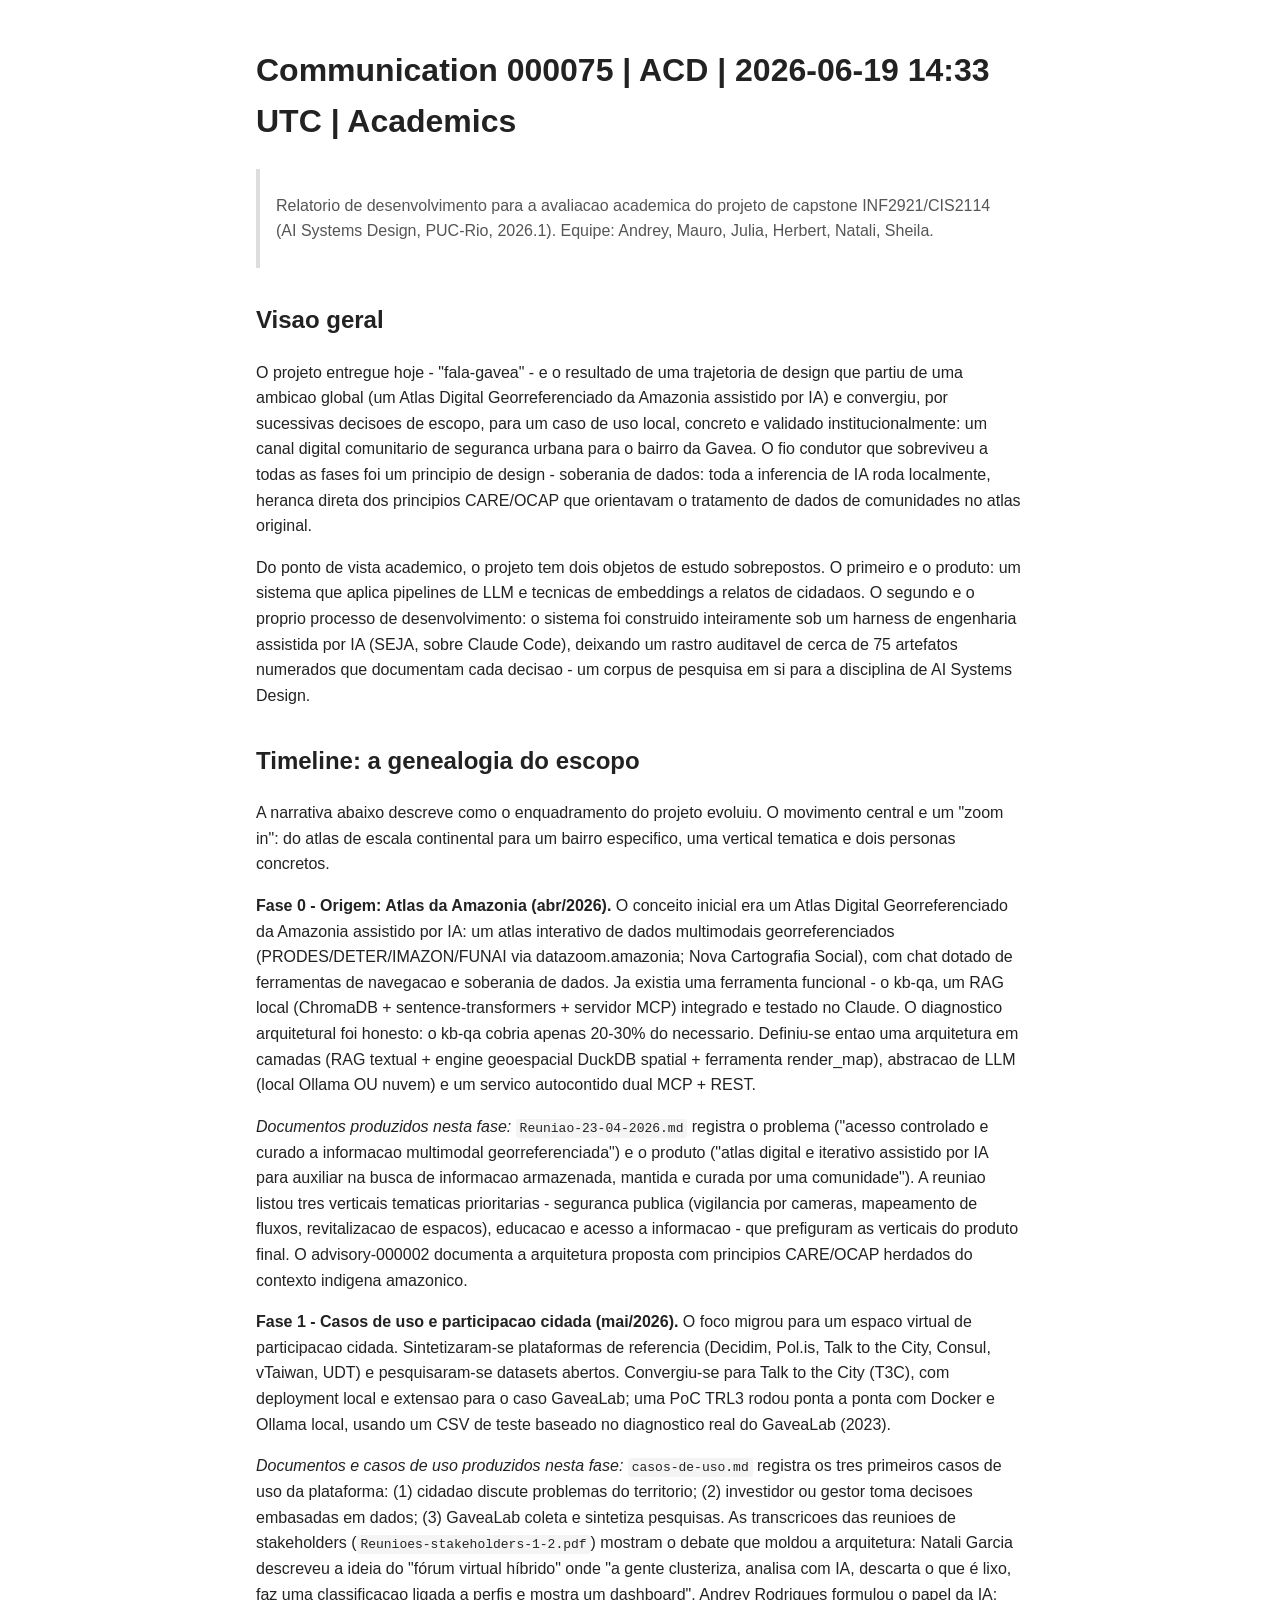
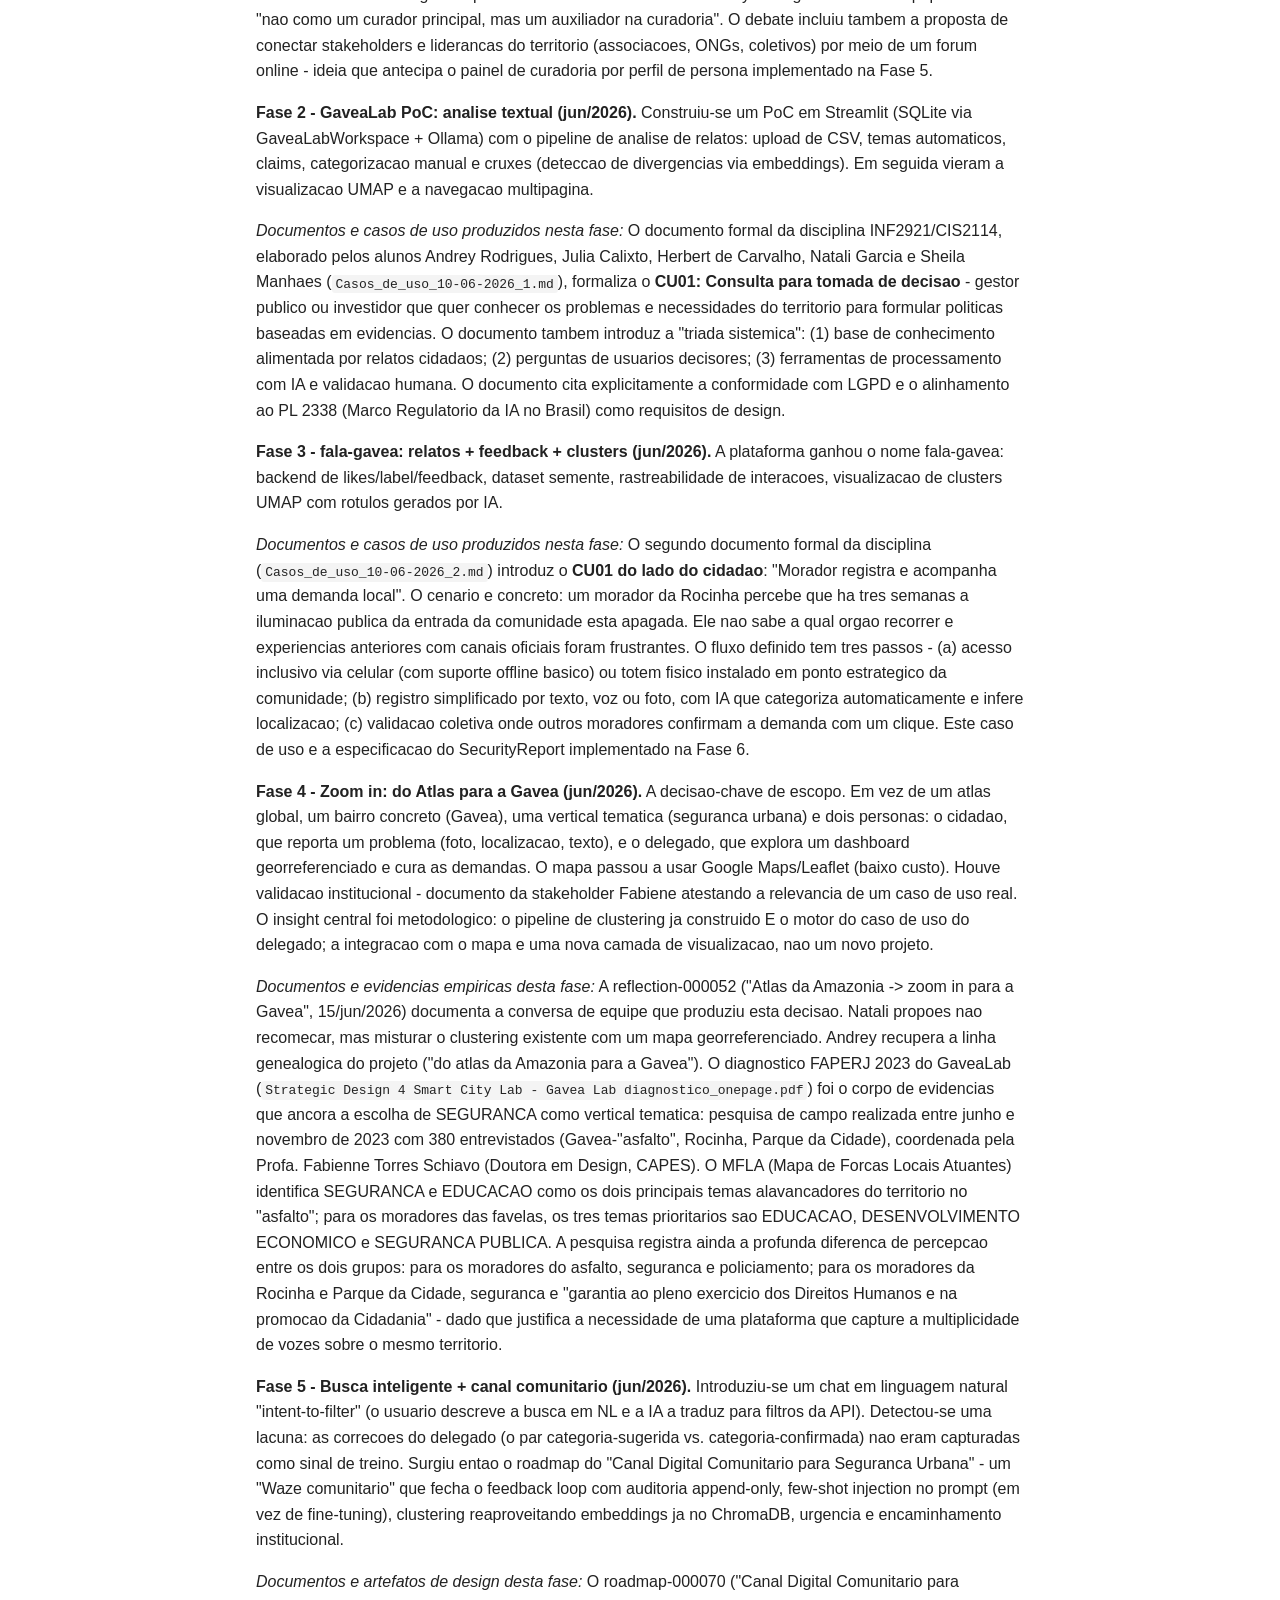
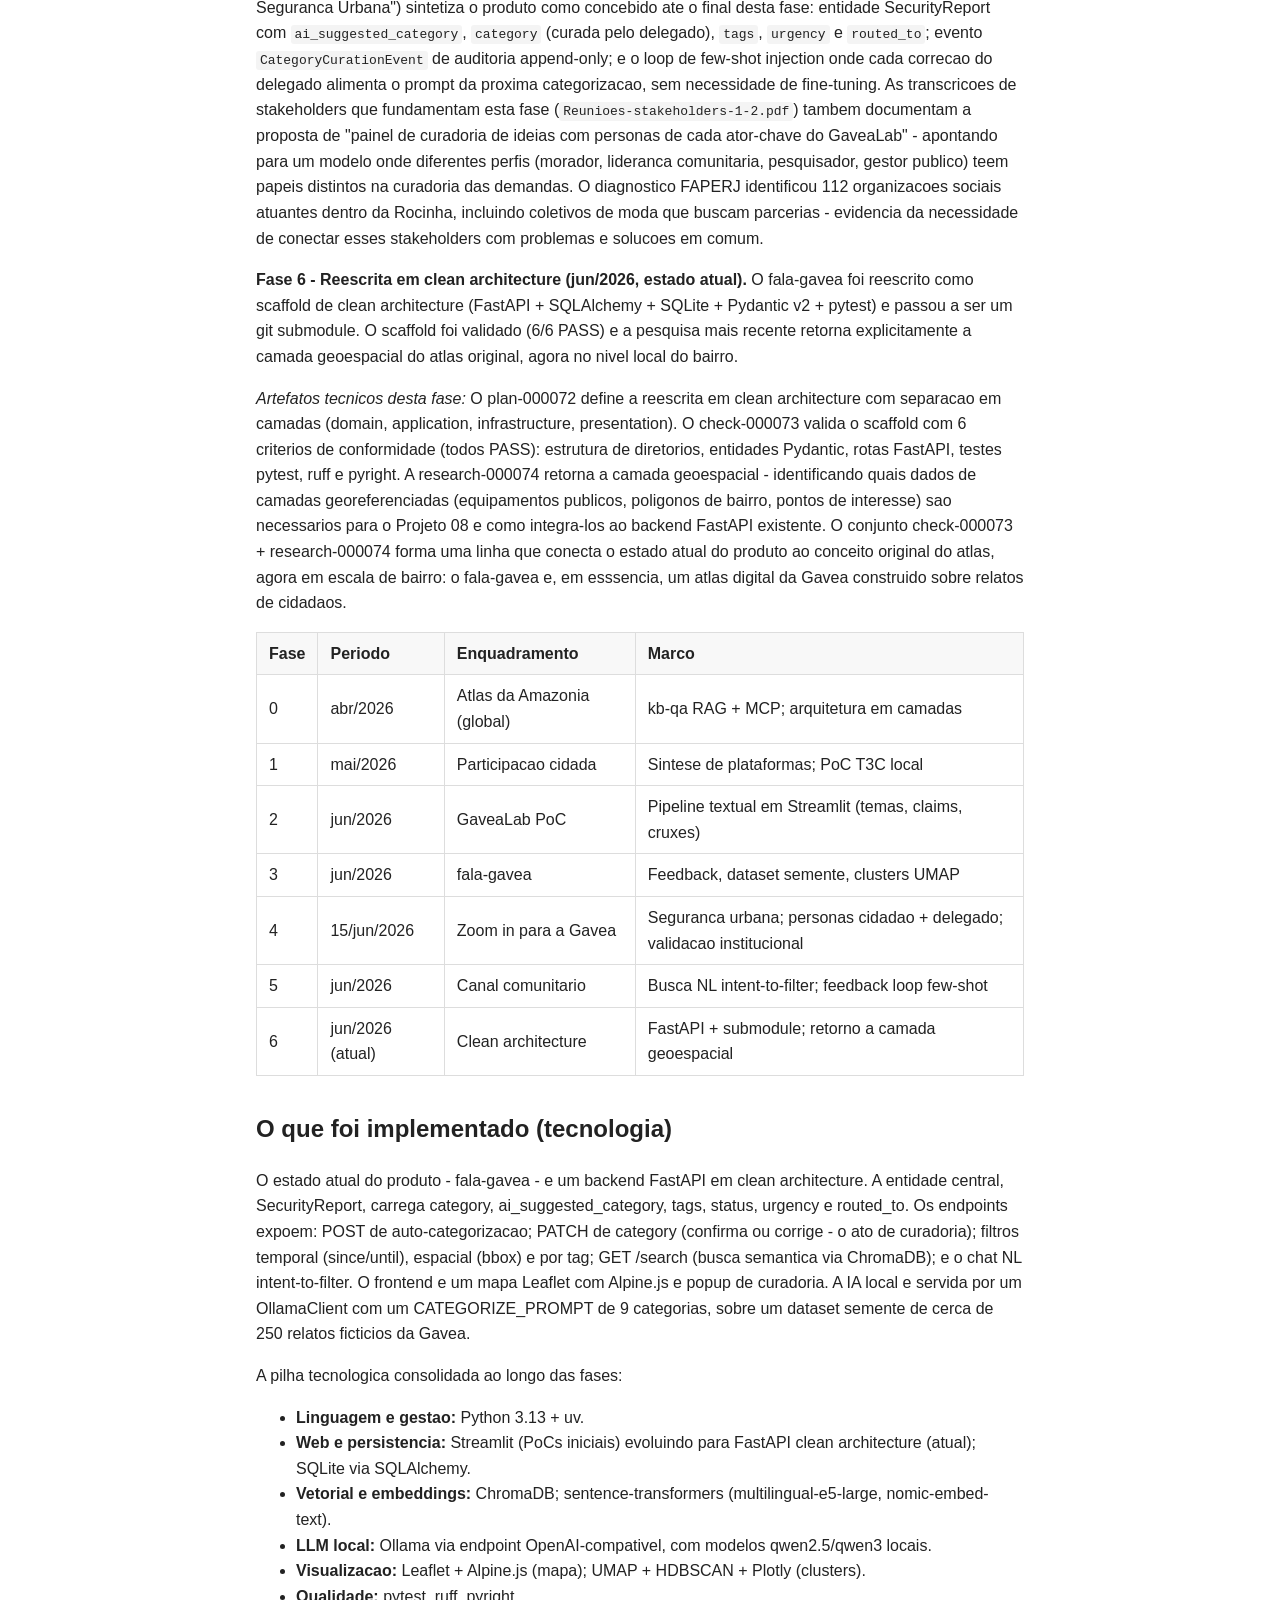
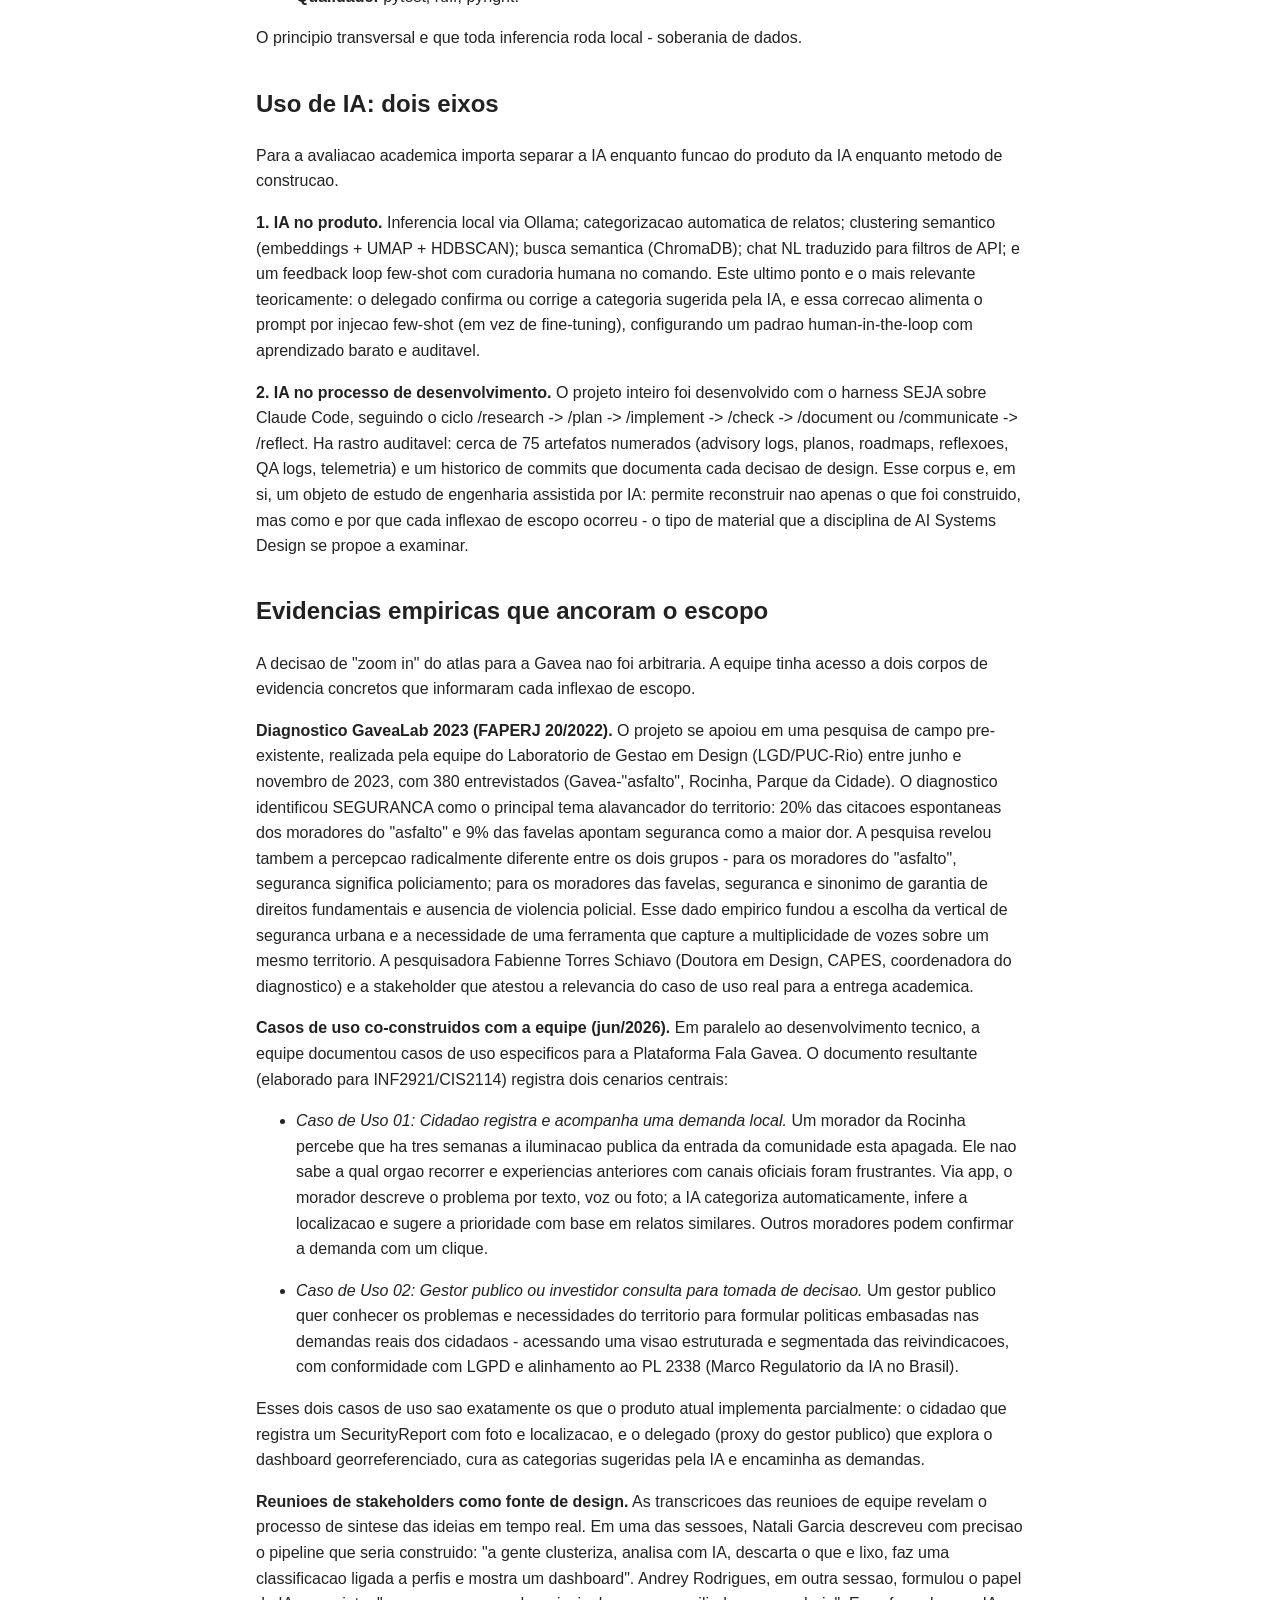
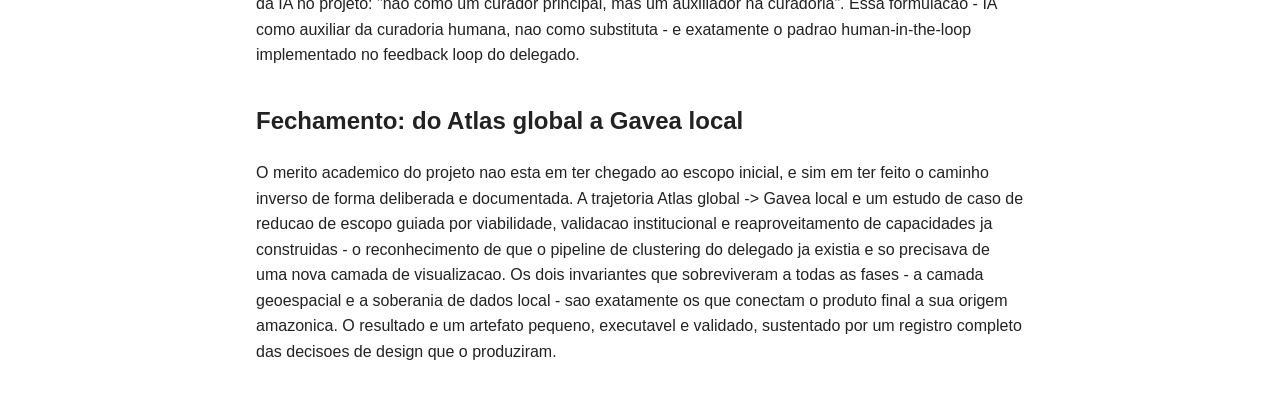
<file: _output/communication/2026-06-19/communication-000075-academics.html>
<!DOCTYPE html>
<html lang="en-US">
<head>
  <meta charset="utf-8">
  <meta name="viewport" content="width=device-width, initial-scale=1">
  <title>Communication 000075 Academics</title>
  <style>
body {
  max-width: 48em;
  margin: 2em auto;
  padding: 0 1em;
  font-family: -apple-system, BlinkMacSystemFont, "Segoe UI", Roboto,
               Helvetica, Arial, sans-serif;
  line-height: 1.6;
  color: #222;
}
h1, h2, h3 { margin-top: 1.4em; }
code { background: #f4f4f4; padding: 0.15em 0.3em; border-radius: 3px; }
pre  { background: #f4f4f4; padding: 1em; overflow-x: auto; border-radius: 4px; }
pre code { background: none; padding: 0; }
table { border-collapse: collapse; width: 100%; margin: 1em 0; }
th, td { border: 1px solid #ddd; padding: 0.5em 0.75em; text-align: left; }
th { background: #f8f8f8; }
blockquote { border-left: 4px solid #ddd; margin: 1em 0; padding: 0.5em 1em; color: #555; }
a { color: #0366d6; }

  </style>
</head>
<body>

<h1 id="communication-000075-acd-2026-06-19-1433-utc-academics">Communication 000075 | ACD | 2026-06-19 14:33 UTC | Academics</h1>
<blockquote>
<p>Relatorio de desenvolvimento para a avaliacao academica do projeto de capstone INF2921/CIS2114 (AI Systems Design, PUC-Rio, 2026.1). Equipe: Andrey, Mauro, Julia, Herbert, Natali, Sheila.</p>
</blockquote>
<h2 id="visao-geral">Visao geral</h2>
<p>O projeto entregue hoje - "fala-gavea" - e o resultado de uma trajetoria de design que partiu de uma ambicao global (um Atlas Digital Georreferenciado da Amazonia assistido por IA) e convergiu, por sucessivas decisoes de escopo, para um caso de uso local, concreto e validado institucionalmente: um canal digital comunitario de seguranca urbana para o bairro da Gavea. O fio condutor que sobreviveu a todas as fases foi um principio de design - soberania de dados: toda a inferencia de IA roda localmente, heranca direta dos principios CARE/OCAP que orientavam o tratamento de dados de comunidades no atlas original.</p>
<p>Do ponto de vista academico, o projeto tem dois objetos de estudo sobrepostos. O primeiro e o produto: um sistema que aplica pipelines de LLM e tecnicas de embeddings a relatos de cidadaos. O segundo e o proprio processo de desenvolvimento: o sistema foi construido inteiramente sob um harness de engenharia assistida por IA (SEJA, sobre Claude Code), deixando um rastro auditavel de cerca de 75 artefatos numerados que documentam cada decisao - um corpus de pesquisa em si para a disciplina de AI Systems Design.</p>
<h2 id="timeline-a-genealogia-do-escopo">Timeline: a genealogia do escopo</h2>
<p>A narrativa abaixo descreve como o enquadramento do projeto evoluiu. O movimento central e um "zoom in": do atlas de escala continental para um bairro especifico, uma vertical tematica e dois personas concretos.</p>
<p><strong>Fase 0 - Origem: Atlas da Amazonia (abr/2026).</strong> O conceito inicial era um Atlas Digital Georreferenciado da Amazonia assistido por IA: um atlas interativo de dados multimodais georreferenciados (PRODES/DETER/IMAZON/FUNAI via datazoom.amazonia; Nova Cartografia Social), com chat dotado de ferramentas de navegacao e soberania de dados. Ja existia uma ferramenta funcional - o kb-qa, um RAG local (ChromaDB + sentence-transformers + servidor MCP) integrado e testado no Claude. O diagnostico arquitetural foi honesto: o kb-qa cobria apenas 20-30% do necessario. Definiu-se entao uma arquitetura em camadas (RAG textual + engine geoespacial DuckDB spatial + ferramenta render_map), abstracao de LLM (local Ollama OU nuvem) e um servico autocontido dual MCP + REST.</p>
<p><em>Documentos produzidos nesta fase:</em> <code>Reuniao-23-04-2026.md</code> registra o problema ("acesso controlado e curado a informacao multimodal georreferenciada") e o produto ("atlas digital e iterativo assistido por IA para auxiliar na busca de informacao armazenada, mantida e curada por uma comunidade"). A reuniao listou tres verticais tematicas prioritarias - seguranca publica (vigilancia por cameras, mapeamento de fluxos, revitalizacao de espacos), educacao e acesso a informacao - que prefiguram as verticais do produto final. O advisory-000002 documenta a arquitetura proposta com principios CARE/OCAP herdados do contexto indigena amazonico.</p>
<p><strong>Fase 1 - Casos de uso e participacao cidada (mai/2026).</strong> O foco migrou para um espaco virtual de participacao cidada. Sintetizaram-se plataformas de referencia (Decidim, Pol.is, Talk to the City, Consul, vTaiwan, UDT) e pesquisaram-se datasets abertos. Convergiu-se para Talk to the City (T3C), com deployment local e extensao para o caso GaveaLab; uma PoC TRL3 rodou ponta a ponta com Docker e Ollama local, usando um CSV de teste baseado no diagnostico real do GaveaLab (2023).</p>
<p><em>Documentos e casos de uso produzidos nesta fase:</em> <code>casos-de-uso.md</code> registra os tres primeiros casos de uso da plataforma: (1) cidadao discute problemas do territorio; (2) investidor ou gestor toma decisoes embasadas em dados; (3) GaveaLab coleta e sintetiza pesquisas. As transcricoes das reunioes de stakeholders (<code>Reunioes-stakeholders-1-2.pdf</code>) mostram o debate que moldou a arquitetura: Natali Garcia descreveu a ideia do "fórum virtual híbrido" onde "a gente clusteriza, analisa com IA, descarta o que é lixo, faz uma classificacao ligada a perfis e mostra um dashboard". Andrey Rodrigues formulou o papel da IA: "nao como um curador principal, mas um auxiliador na curadoria". O debate incluiu tambem a proposta de conectar stakeholders e liderancas do territorio (associacoes, ONGs, coletivos) por meio de um forum online - ideia que antecipa o painel de curadoria por perfil de persona implementado na Fase 5.</p>
<p><strong>Fase 2 - GaveaLab PoC: analise textual (jun/2026).</strong> Construiu-se um PoC em Streamlit (SQLite via GaveaLabWorkspace + Ollama) com o pipeline de analise de relatos: upload de CSV, temas automaticos, claims, categorizacao manual e cruxes (deteccao de divergencias via embeddings). Em seguida vieram a visualizacao UMAP e a navegacao multipagina.</p>
<p><em>Documentos e casos de uso produzidos nesta fase:</em> O documento formal da disciplina INF2921/CIS2114, elaborado pelos alunos Andrey Rodrigues, Julia Calixto, Herbert de Carvalho, Natali Garcia e Sheila Manhaes (<code>Casos_de_uso_10-06-2026_1.md</code>), formaliza o <strong>CU01: Consulta para tomada de decisao</strong> - gestor publico ou investidor que quer conhecer os problemas e necessidades do territorio para formular politicas baseadas em evidencias. O documento tambem introduz a "triada sistemica": (1) base de conhecimento alimentada por relatos cidadaos; (2) perguntas de usuarios decisores; (3) ferramentas de processamento com IA e validacao humana. O documento cita explicitamente a conformidade com LGPD e o alinhamento ao PL 2338 (Marco Regulatorio da IA no Brasil) como requisitos de design.</p>
<p><strong>Fase 3 - fala-gavea: relatos + feedback + clusters (jun/2026).</strong> A plataforma ganhou o nome fala-gavea: backend de likes/label/feedback, dataset semente, rastreabilidade de interacoes, visualizacao de clusters UMAP com rotulos gerados por IA.</p>
<p><em>Documentos e casos de uso produzidos nesta fase:</em> O segundo documento formal da disciplina (<code>Casos_de_uso_10-06-2026_2.md</code>) introduz o <strong>CU01 do lado do cidadao</strong>: "Morador registra e acompanha uma demanda local". O cenario e concreto: um morador da Rocinha percebe que ha tres semanas a iluminacao publica da entrada da comunidade esta apagada. Ele nao sabe a qual orgao recorrer e experiencias anteriores com canais oficiais foram frustrantes. O fluxo definido tem tres passos - (a) acesso inclusivo via celular (com suporte offline basico) ou totem fisico instalado em ponto estrategico da comunidade; (b) registro simplificado por texto, voz ou foto, com IA que categoriza automaticamente e infere localizacao; (c) validacao coletiva onde outros moradores confirmam a demanda com um clique. Este caso de uso e a especificacao do SecurityReport implementado na Fase 6.</p>
<p><strong>Fase 4 - Zoom in: do Atlas para a Gavea (jun/2026).</strong> A decisao-chave de escopo. Em vez de um atlas global, um bairro concreto (Gavea), uma vertical tematica (seguranca urbana) e dois personas: o cidadao, que reporta um problema (foto, localizacao, texto), e o delegado, que explora um dashboard georreferenciado e cura as demandas. O mapa passou a usar Google Maps/Leaflet (baixo custo). Houve validacao institucional - documento da stakeholder Fabiene atestando a relevancia de um caso de uso real. O insight central foi metodologico: o pipeline de clustering ja construido E o motor do caso de uso do delegado; a integracao com o mapa e uma nova camada de visualizacao, nao um novo projeto.</p>
<p><em>Documentos e evidencias empiricas desta fase:</em> A reflection-000052 ("Atlas da Amazonia -&gt; zoom in para a Gavea", 15/jun/2026) documenta a conversa de equipe que produziu esta decisao. Natali propoes nao recomecar, mas misturar o clustering existente com um mapa georreferenciado. Andrey recupera a linha genealogica do projeto ("do atlas da Amazonia para a Gavea"). O diagnostico FAPERJ 2023 do GaveaLab (<code>Strategic Design 4 Smart City Lab - Gavea Lab diagnostico_onepage.pdf</code>) foi o corpo de evidencias que ancora a escolha de SEGURANCA como vertical tematica: pesquisa de campo realizada entre junho e novembro de 2023 com 380 entrevistados (Gavea-"asfalto", Rocinha, Parque da Cidade), coordenada pela Profa. Fabienne Torres Schiavo (Doutora em Design, CAPES). O MFLA (Mapa de Forcas Locais Atuantes) identifica SEGURANCA e EDUCACAO como os dois principais temas alavancadores do territorio no "asfalto"; para os moradores das favelas, os tres temas prioritarios sao EDUCACAO, DESENVOLVIMENTO ECONOMICO e SEGURANCA PUBLICA. A pesquisa registra ainda a profunda diferenca de percepcao entre os dois grupos: para os moradores do asfalto, seguranca e policiamento; para os moradores da Rocinha e Parque da Cidade, seguranca e "garantia ao pleno exercicio dos Direitos Humanos e na promocao da Cidadania" - dado que justifica a necessidade de uma plataforma que capture a multiplicidade de vozes sobre o mesmo territorio.</p>
<p><strong>Fase 5 - Busca inteligente + canal comunitario (jun/2026).</strong> Introduziu-se um chat em linguagem natural "intent-to-filter" (o usuario descreve a busca em NL e a IA a traduz para filtros da API). Detectou-se uma lacuna: as correcoes do delegado (o par categoria-sugerida vs. categoria-confirmada) nao eram capturadas como sinal de treino. Surgiu entao o roadmap do "Canal Digital Comunitario para Seguranca Urbana" - um "Waze comunitario" que fecha o feedback loop com auditoria append-only, few-shot injection no prompt (em vez de fine-tuning), clustering reaproveitando embeddings ja no ChromaDB, urgencia e encaminhamento institucional.</p>
<p><em>Documentos e artefatos de design desta fase:</em> O roadmap-000070 ("Canal Digital Comunitario para Seguranca Urbana") sintetiza o produto como concebido ate o final desta fase: entidade SecurityReport com <code>ai_suggested_category</code>, <code>category</code> (curada pelo delegado), <code>tags</code>, <code>urgency</code> e <code>routed_to</code>; evento <code>CategoryCurationEvent</code> de auditoria append-only; e o loop de few-shot injection onde cada correcao do delegado alimenta o prompt da proxima categorizacao, sem necessidade de fine-tuning. As transcricoes de stakeholders que fundamentam esta fase (<code>Reunioes-stakeholders-1-2.pdf</code>) tambem documentam a proposta de "painel de curadoria de ideias com personas de cada ator-chave do GaveaLab" - apontando para um modelo onde diferentes perfis (morador, lideranca comunitaria, pesquisador, gestor publico) teem papeis distintos na curadoria das demandas. O diagnostico FAPERJ identificou 112 organizacoes sociais atuantes dentro da Rocinha, incluindo coletivos de moda que buscam parcerias - evidencia da necessidade de conectar esses stakeholders com problemas e solucoes em comum.</p>
<p><strong>Fase 6 - Reescrita em clean architecture (jun/2026, estado atual).</strong> O fala-gavea foi reescrito como scaffold de clean architecture (FastAPI + SQLAlchemy + SQLite + Pydantic v2 + pytest) e passou a ser um git submodule. O scaffold foi validado (6/6 PASS) e a pesquisa mais recente retorna explicitamente a camada geoespacial do atlas original, agora no nivel local do bairro.</p>
<p><em>Artefatos tecnicos desta fase:</em> O plan-000072 define a reescrita em clean architecture com separacao em camadas (domain, application, infrastructure, presentation). O check-000073 valida o scaffold com 6 criterios de conformidade (todos PASS): estrutura de diretorios, entidades Pydantic, rotas FastAPI, testes pytest, ruff e pyright. A research-000074 retorna a camada geoespacial - identificando quais dados de camadas georeferenciadas (equipamentos publicos, poligonos de bairro, pontos de interesse) sao necessarios para o Projeto 08 e como integra-los ao backend FastAPI existente. O conjunto check-000073 + research-000074 forma uma linha que conecta o estado atual do produto ao conceito original do atlas, agora em escala de bairro: o fala-gavea e, em esssencia, um atlas digital da Gavea construido sobre relatos de cidadaos.</p>
<table>
<thead>
<tr>
<th>Fase</th>
<th>Periodo</th>
<th>Enquadramento</th>
<th>Marco</th>
</tr>
</thead>
<tbody>
<tr>
<td>0</td>
<td>abr/2026</td>
<td>Atlas da Amazonia (global)</td>
<td>kb-qa RAG + MCP; arquitetura em camadas</td>
</tr>
<tr>
<td>1</td>
<td>mai/2026</td>
<td>Participacao cidada</td>
<td>Sintese de plataformas; PoC T3C local</td>
</tr>
<tr>
<td>2</td>
<td>jun/2026</td>
<td>GaveaLab PoC</td>
<td>Pipeline textual em Streamlit (temas, claims, cruxes)</td>
</tr>
<tr>
<td>3</td>
<td>jun/2026</td>
<td>fala-gavea</td>
<td>Feedback, dataset semente, clusters UMAP</td>
</tr>
<tr>
<td>4</td>
<td>15/jun/2026</td>
<td>Zoom in para a Gavea</td>
<td>Seguranca urbana; personas cidadao + delegado; validacao institucional</td>
</tr>
<tr>
<td>5</td>
<td>jun/2026</td>
<td>Canal comunitario</td>
<td>Busca NL intent-to-filter; feedback loop few-shot</td>
</tr>
<tr>
<td>6</td>
<td>jun/2026 (atual)</td>
<td>Clean architecture</td>
<td>FastAPI + submodule; retorno a camada geoespacial</td>
</tr>
</tbody>
</table>
<h2 id="o-que-foi-implementado-tecnologia">O que foi implementado (tecnologia)</h2>
<p>O estado atual do produto - fala-gavea - e um backend FastAPI em clean architecture. A entidade central, SecurityReport, carrega category, ai_suggested_category, tags, status, urgency e routed_to. Os endpoints expoem: POST de auto-categorizacao; PATCH de category (confirma ou corrige - o ato de curadoria); filtros temporal (since/until), espacial (bbox) e por tag; GET /search (busca semantica via ChromaDB); e o chat NL intent-to-filter. O frontend e um mapa Leaflet com Alpine.js e popup de curadoria. A IA local e servida por um OllamaClient com um CATEGORIZE_PROMPT de 9 categorias, sobre um dataset semente de cerca de 250 relatos ficticios da Gavea.</p>
<p>A pilha tecnologica consolidada ao longo das fases:</p>
<ul>
<li><strong>Linguagem e gestao:</strong> Python 3.13 + uv.</li>
<li><strong>Web e persistencia:</strong> Streamlit (PoCs iniciais) evoluindo para FastAPI clean architecture (atual); SQLite via SQLAlchemy.</li>
<li><strong>Vetorial e embeddings:</strong> ChromaDB; sentence-transformers (multilingual-e5-large, nomic-embed-text).</li>
<li><strong>LLM local:</strong> Ollama via endpoint OpenAI-compativel, com modelos qwen2.5/qwen3 locais.</li>
<li><strong>Visualizacao:</strong> Leaflet + Alpine.js (mapa); UMAP + HDBSCAN + Plotly (clusters).</li>
<li><strong>Qualidade:</strong> pytest, ruff, pyright.</li>
</ul>
<p>O principio transversal e que toda inferencia roda local - soberania de dados.</p>
<h2 id="uso-de-ia-dois-eixos">Uso de IA: dois eixos</h2>
<p>Para a avaliacao academica importa separar a IA enquanto funcao do produto da IA enquanto metodo de construcao.</p>
<p><strong>1. IA no produto.</strong> Inferencia local via Ollama; categorizacao automatica de relatos; clustering semantico (embeddings + UMAP + HDBSCAN); busca semantica (ChromaDB); chat NL traduzido para filtros de API; e um feedback loop few-shot com curadoria humana no comando. Este ultimo ponto e o mais relevante teoricamente: o delegado confirma ou corrige a categoria sugerida pela IA, e essa correcao alimenta o prompt por injecao few-shot (em vez de fine-tuning), configurando um padrao human-in-the-loop com aprendizado barato e auditavel.</p>
<p><strong>2. IA no processo de desenvolvimento.</strong> O projeto inteiro foi desenvolvido com o harness SEJA sobre Claude Code, seguindo o ciclo /research -&gt; /plan -&gt; /implement -&gt; /check -&gt; /document ou /communicate -&gt; /reflect. Ha rastro auditavel: cerca de 75 artefatos numerados (advisory logs, planos, roadmaps, reflexoes, QA logs, telemetria) e um historico de commits que documenta cada decisao de design. Esse corpus e, em si, um objeto de estudo de engenharia assistida por IA: permite reconstruir nao apenas o que foi construido, mas como e por que cada inflexao de escopo ocorreu - o tipo de material que a disciplina de AI Systems Design se propoe a examinar.</p>
<h2 id="evidencias-empiricas-que-ancoram-o-escopo">Evidencias empiricas que ancoram o escopo</h2>
<p>A decisao de "zoom in" do atlas para a Gavea nao foi arbitraria. A equipe tinha acesso a dois corpos de evidencia concretos que informaram cada inflexao de escopo.</p>
<p><strong>Diagnostico GaveaLab 2023 (FAPERJ 20/2022).</strong> O projeto se apoiou em uma pesquisa de campo pre-existente, realizada pela equipe do Laboratorio de Gestao em Design (LGD/PUC-Rio) entre junho e novembro de 2023, com 380 entrevistados (Gavea-"asfalto", Rocinha, Parque da Cidade). O diagnostico identificou SEGURANCA como o principal tema alavancador do territorio: 20% das citacoes espontaneas dos moradores do "asfalto" e 9% das favelas apontam seguranca como a maior dor. A pesquisa revelou tambem a percepcao radicalmente diferente entre os dois grupos - para os moradores do "asfalto", seguranca significa policiamento; para os moradores das favelas, seguranca e sinonimo de garantia de direitos fundamentais e ausencia de violencia policial. Esse dado empirico fundou a escolha da vertical de seguranca urbana e a necessidade de uma ferramenta que capture a multiplicidade de vozes sobre um mesmo territorio. A pesquisadora Fabienne Torres Schiavo (Doutora em Design, CAPES, coordenadora do diagnostico) e a stakeholder que atestou a relevancia do caso de uso real para a entrega academica.</p>
<p><strong>Casos de uso co-construidos com a equipe (jun/2026).</strong> Em paralelo ao desenvolvimento tecnico, a equipe documentou casos de uso especificos para a Plataforma Fala Gavea. O documento resultante (elaborado para INF2921/CIS2114) registra dois cenarios centrais:</p>
<ul>
<li>
<p><em>Caso de Uso 01: Cidadao registra e acompanha uma demanda local.</em> Um morador da Rocinha percebe que ha tres semanas a iluminacao publica da entrada da comunidade esta apagada. Ele nao sabe a qual orgao recorrer e experiencias anteriores com canais oficiais foram frustrantes. Via app, o morador descreve o problema por texto, voz ou foto; a IA categoriza automaticamente, infere a localizacao e sugere a prioridade com base em relatos similares. Outros moradores podem confirmar a demanda com um clique.</p>
</li>
<li>
<p><em>Caso de Uso 02: Gestor publico ou investidor consulta para tomada de decisao.</em> Um gestor publico quer conhecer os problemas e necessidades do territorio para formular politicas embasadas nas demandas reais dos cidadaos - acessando uma visao estruturada e segmentada das reivindicacoes, com conformidade com LGPD e alinhamento ao PL 2338 (Marco Regulatorio da IA no Brasil).</p>
</li>
</ul>
<p>Esses dois casos de uso sao exatamente os que o produto atual implementa parcialmente: o cidadao que registra um SecurityReport com foto e localizacao, e o delegado (proxy do gestor publico) que explora o dashboard georreferenciado, cura as categorias sugeridas pela IA e encaminha as demandas.</p>
<p><strong>Reunioes de stakeholders como fonte de design.</strong> As transcricoes das reunioes de equipe revelam o processo de sintese das ideias em tempo real. Em uma das sessoes, Natali Garcia descreveu com precisao o pipeline que seria construido: "a gente clusteriza, analisa com IA, descarta o que e lixo, faz uma classificacao ligada a perfis e mostra um dashboard". Andrey Rodrigues, em outra sessao, formulou o papel da IA no projeto: "nao como um curador principal, mas um auxiliador na curadoria". Essa formulacao - IA como auxiliar da curadoria humana, nao como substituta - e exatamente o padrao human-in-the-loop implementado no feedback loop do delegado.</p>
<h2 id="fechamento-do-atlas-global-a-gavea-local">Fechamento: do Atlas global a Gavea local</h2>
<p>O merito academico do projeto nao esta em ter chegado ao escopo inicial, e sim em ter feito o caminho inverso de forma deliberada e documentada. A trajetoria Atlas global -&gt; Gavea local e um estudo de caso de reducao de escopo guiada por viabilidade, validacao institucional e reaproveitamento de capacidades ja construidas - o reconhecimento de que o pipeline de clustering do delegado ja existia e so precisava de uma nova camada de visualizacao. Os dois invariantes que sobreviveram a todas as fases - a camada geoespacial e a soberania de dados local - sao exatamente os que conectam o produto final a sua origem amazonica. O resultado e um artefato pequeno, executavel e validado, sustentado por um registro completo das decisoes de design que o produziram.</p>

</body>
</html>
</file>
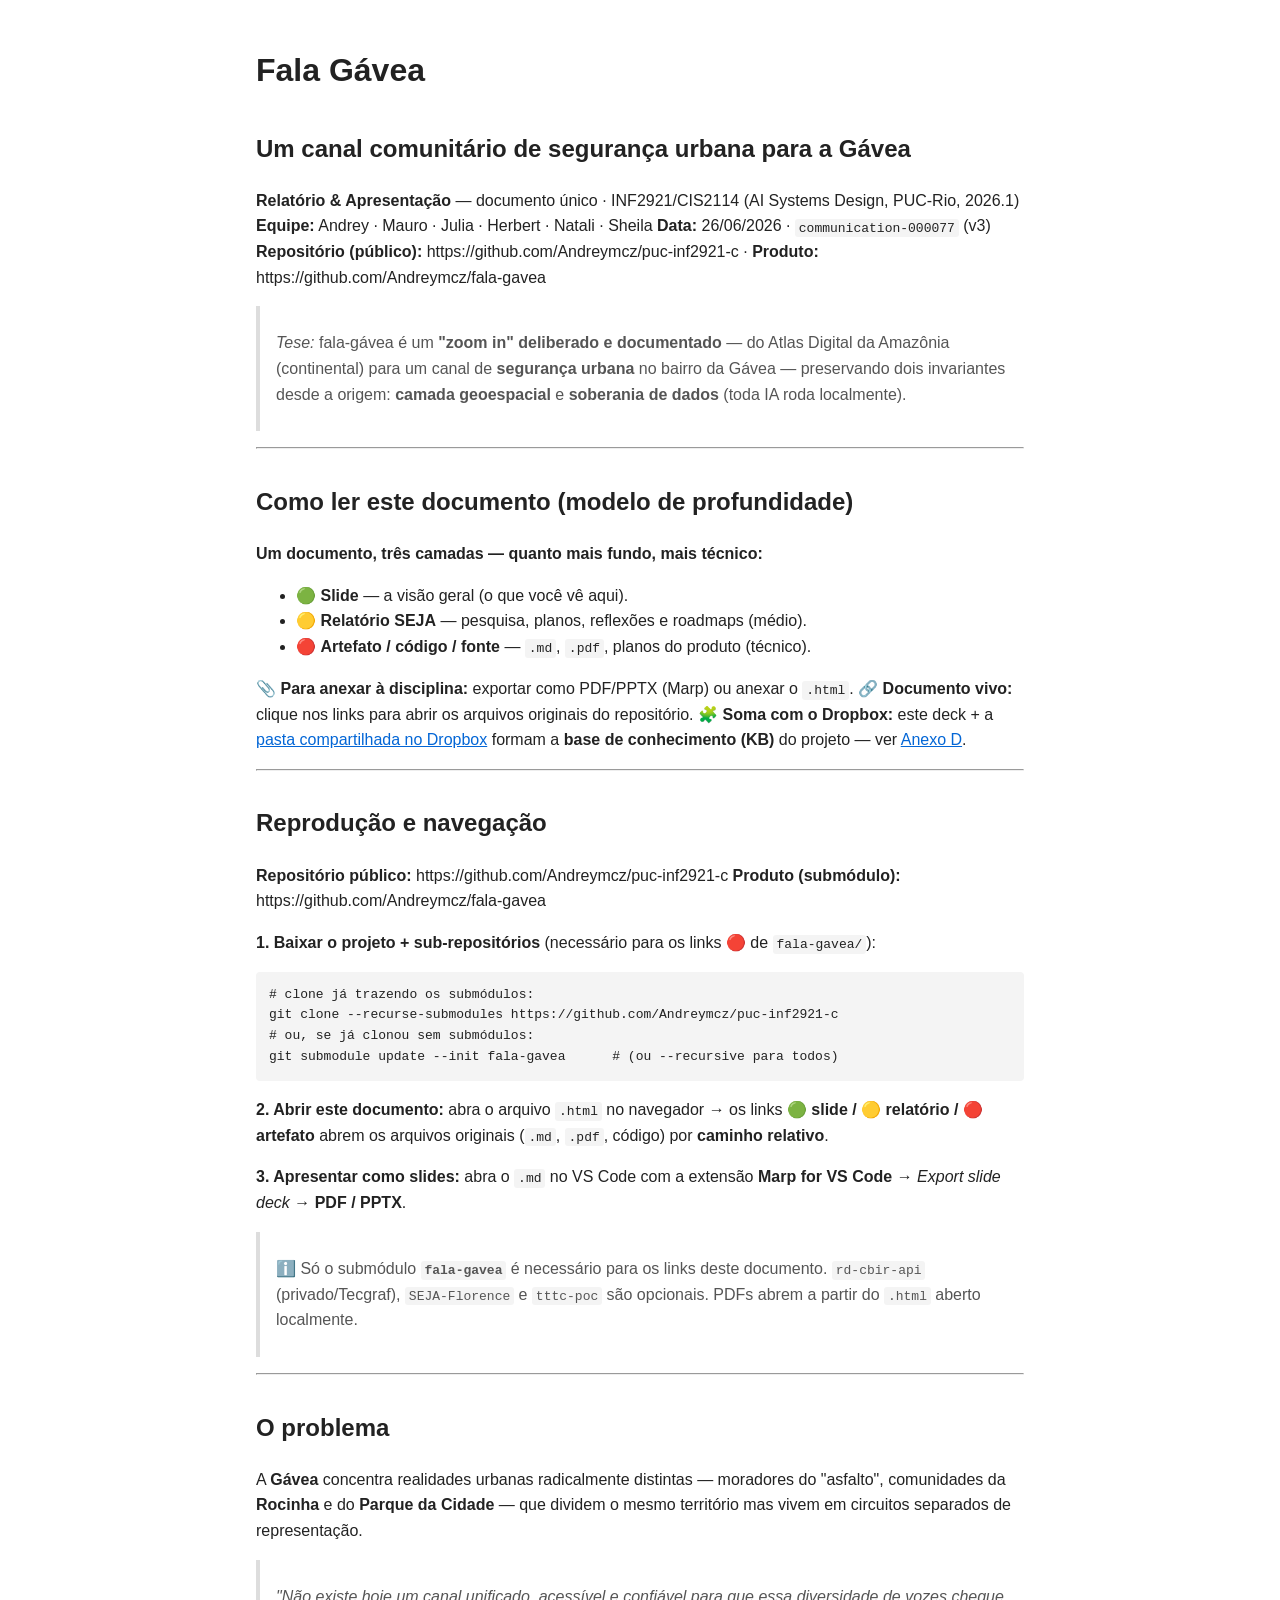
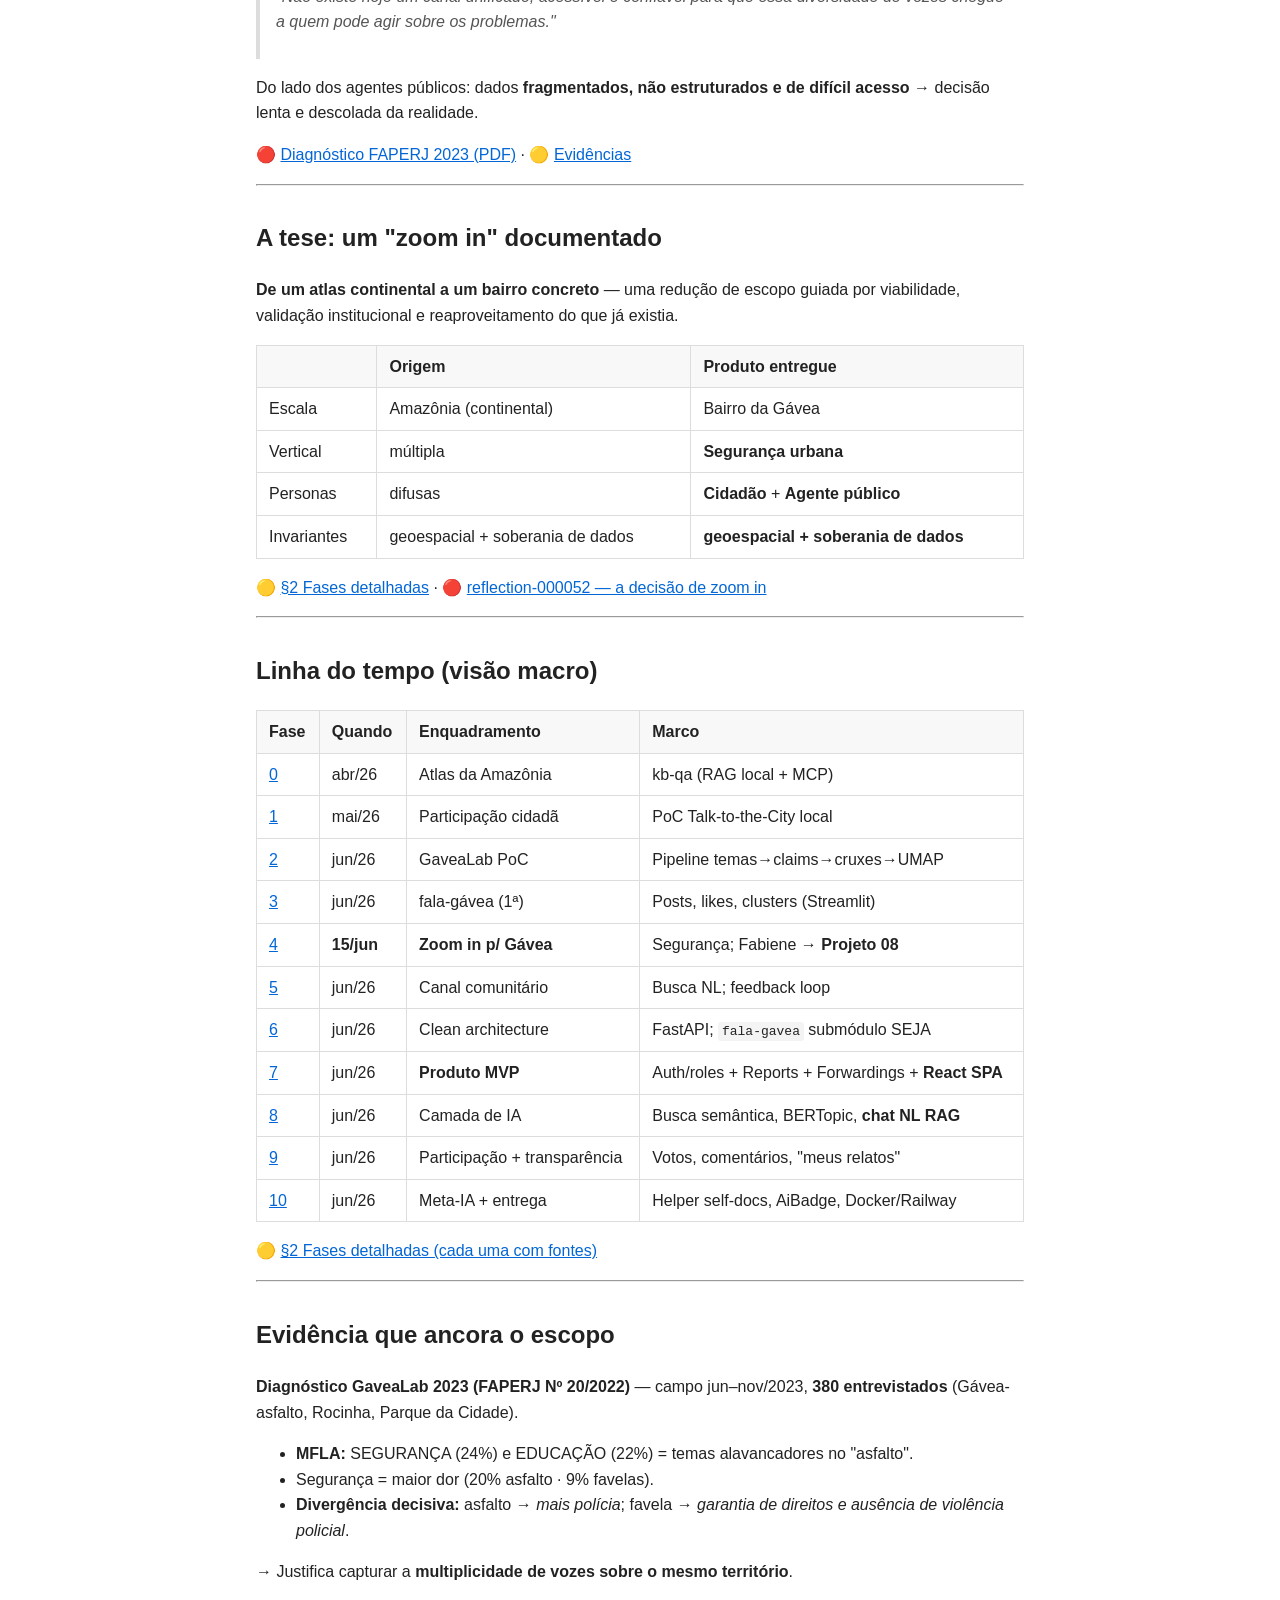
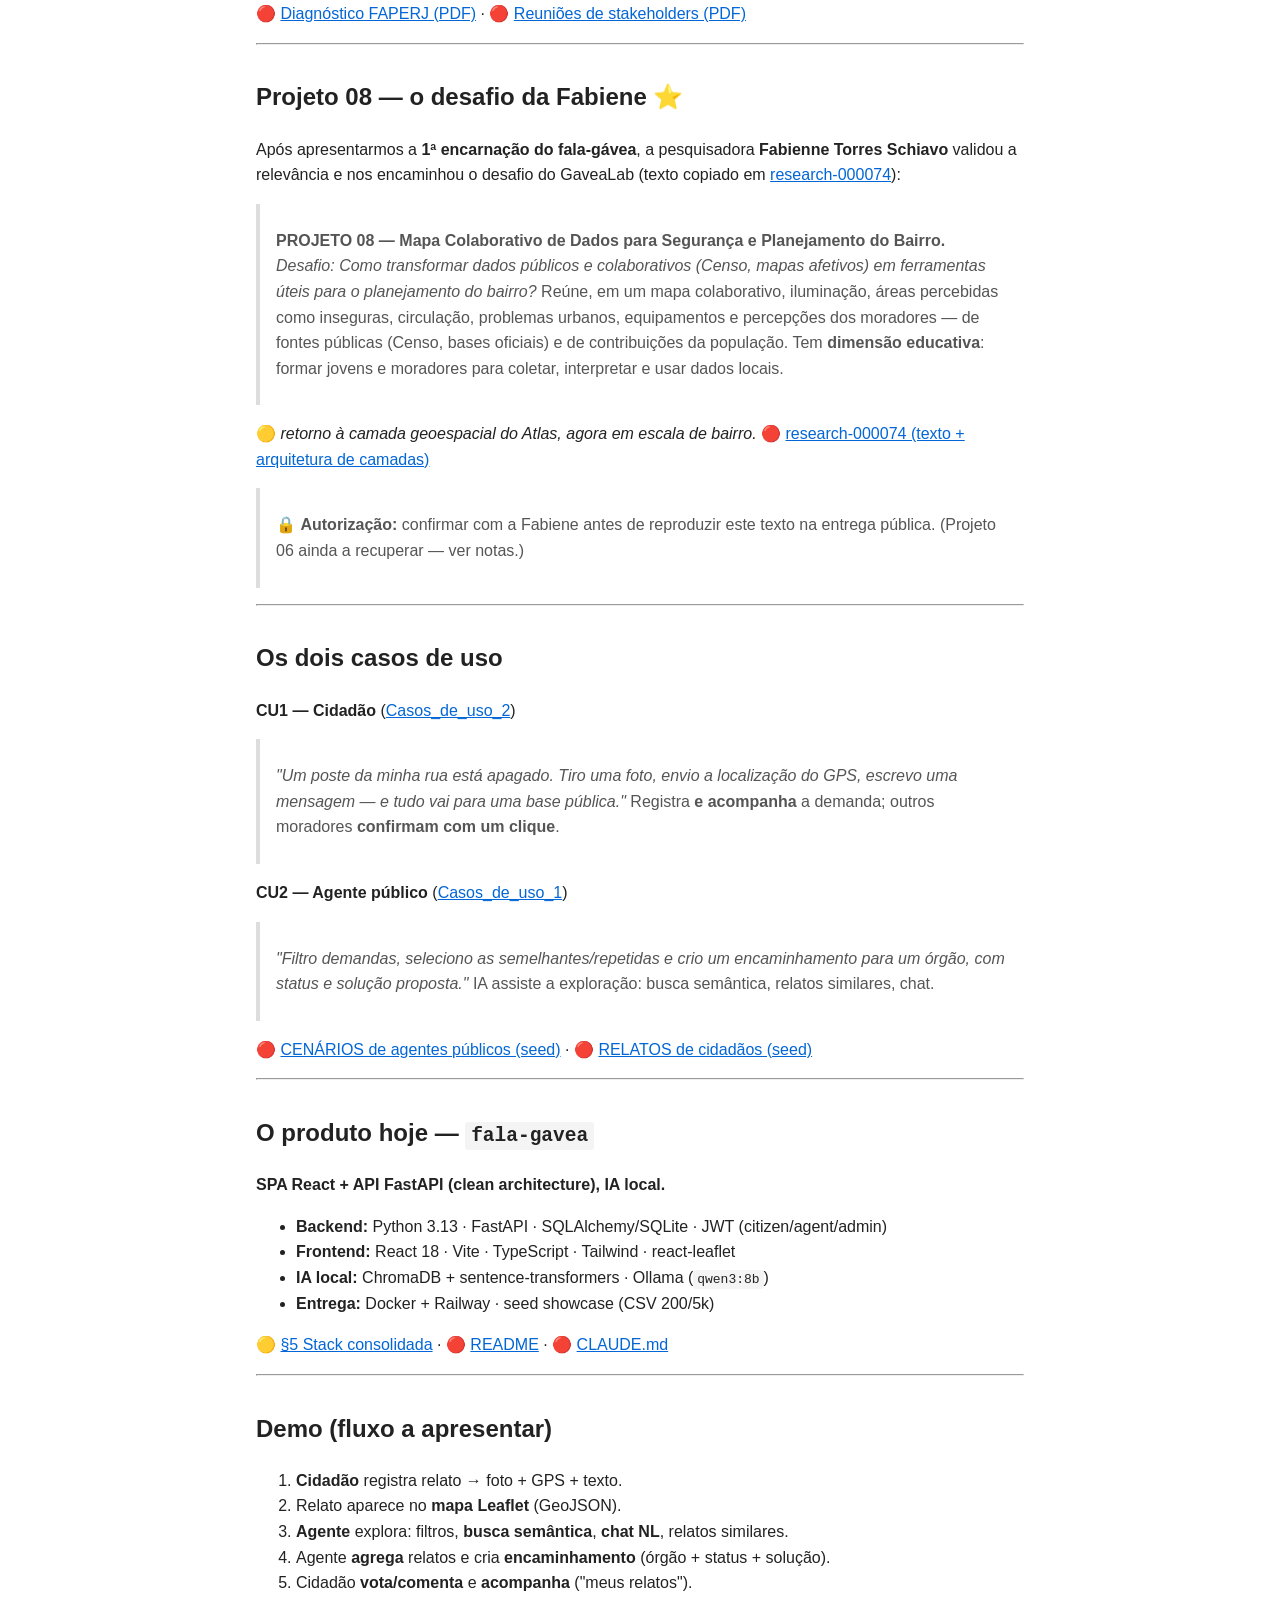
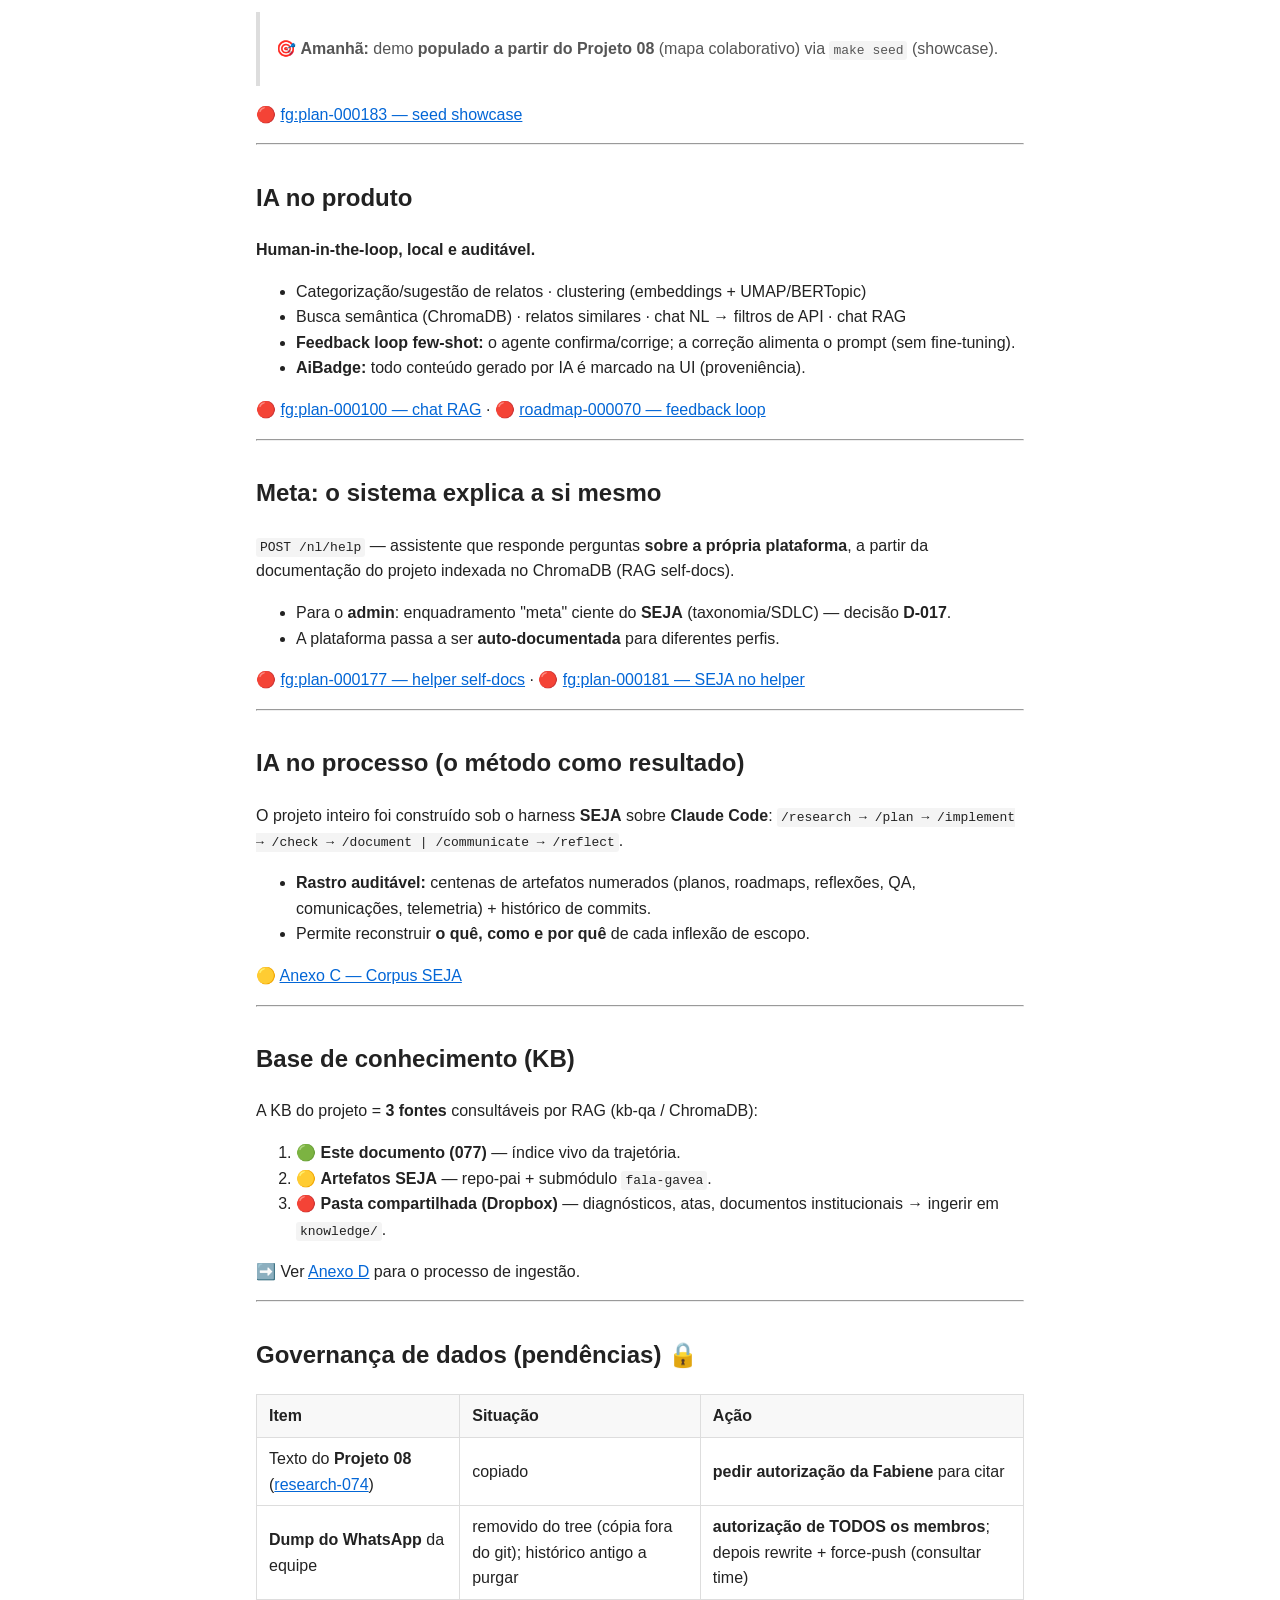
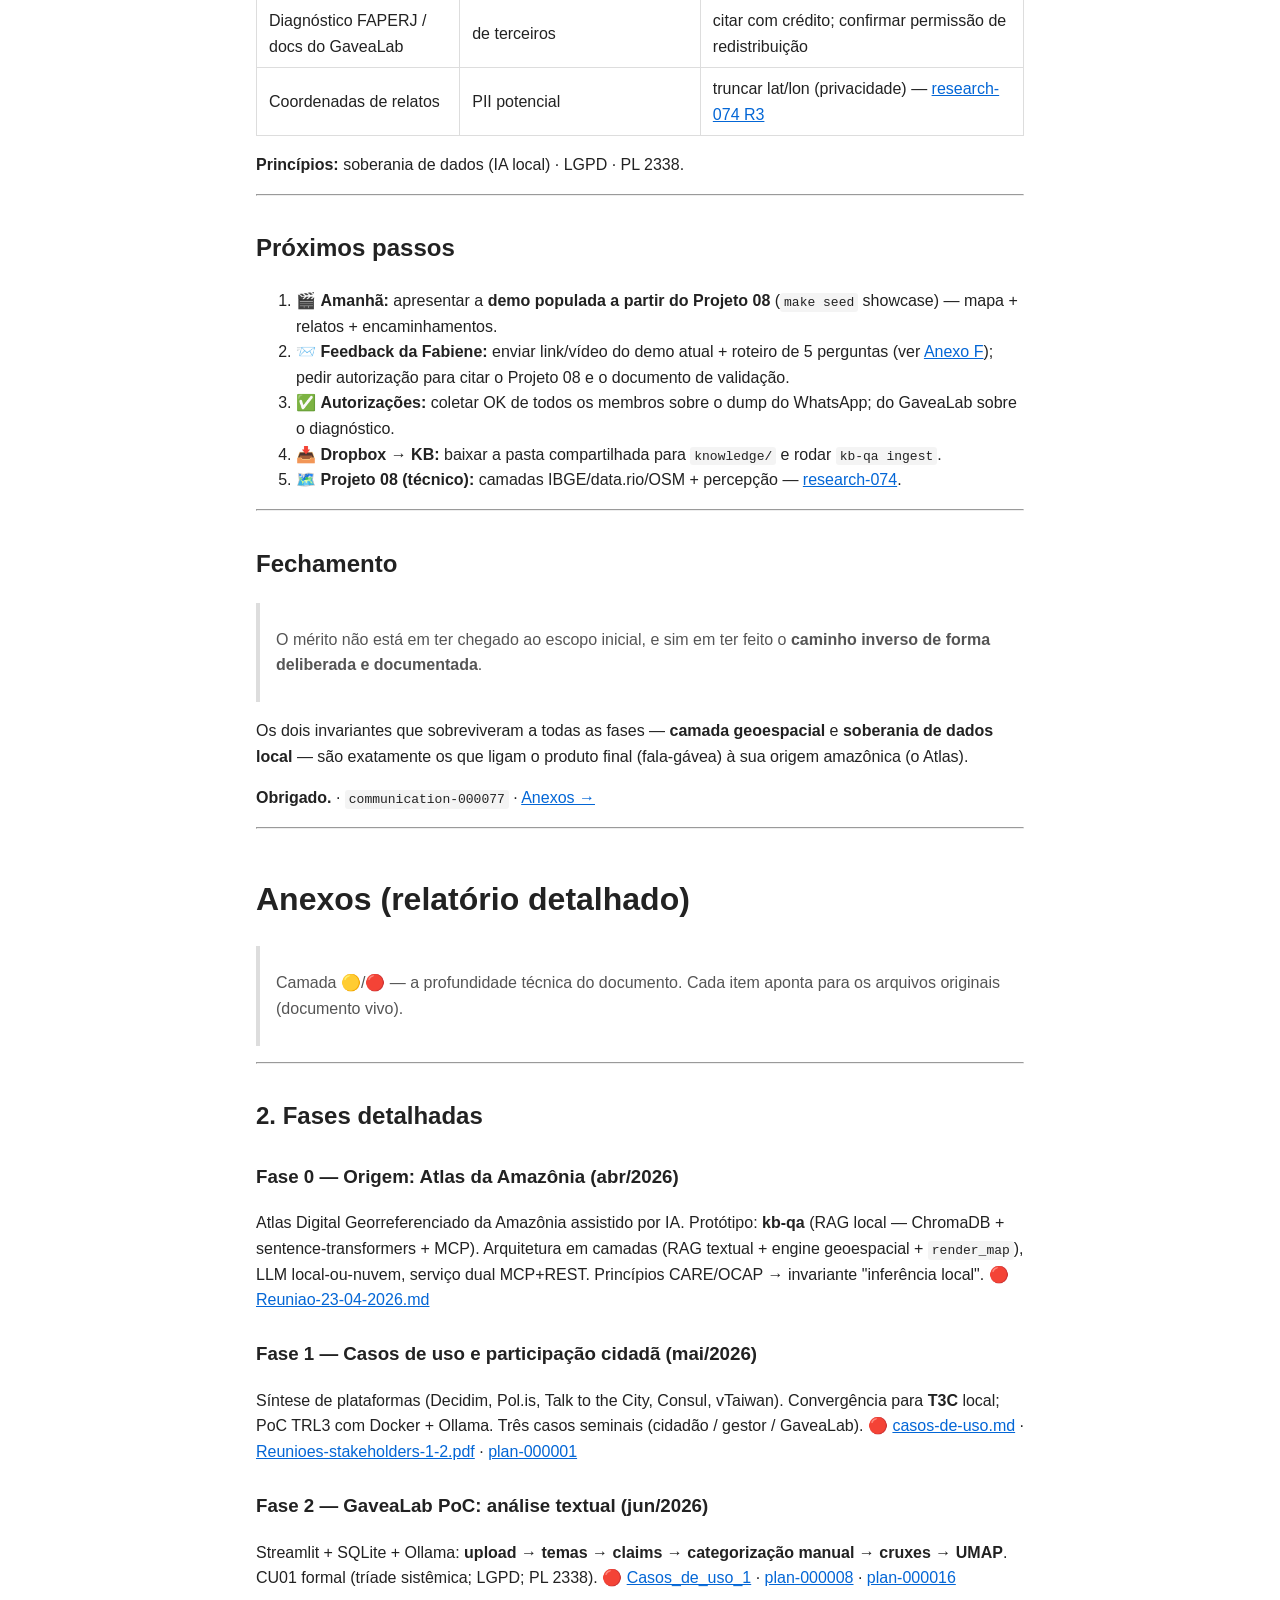
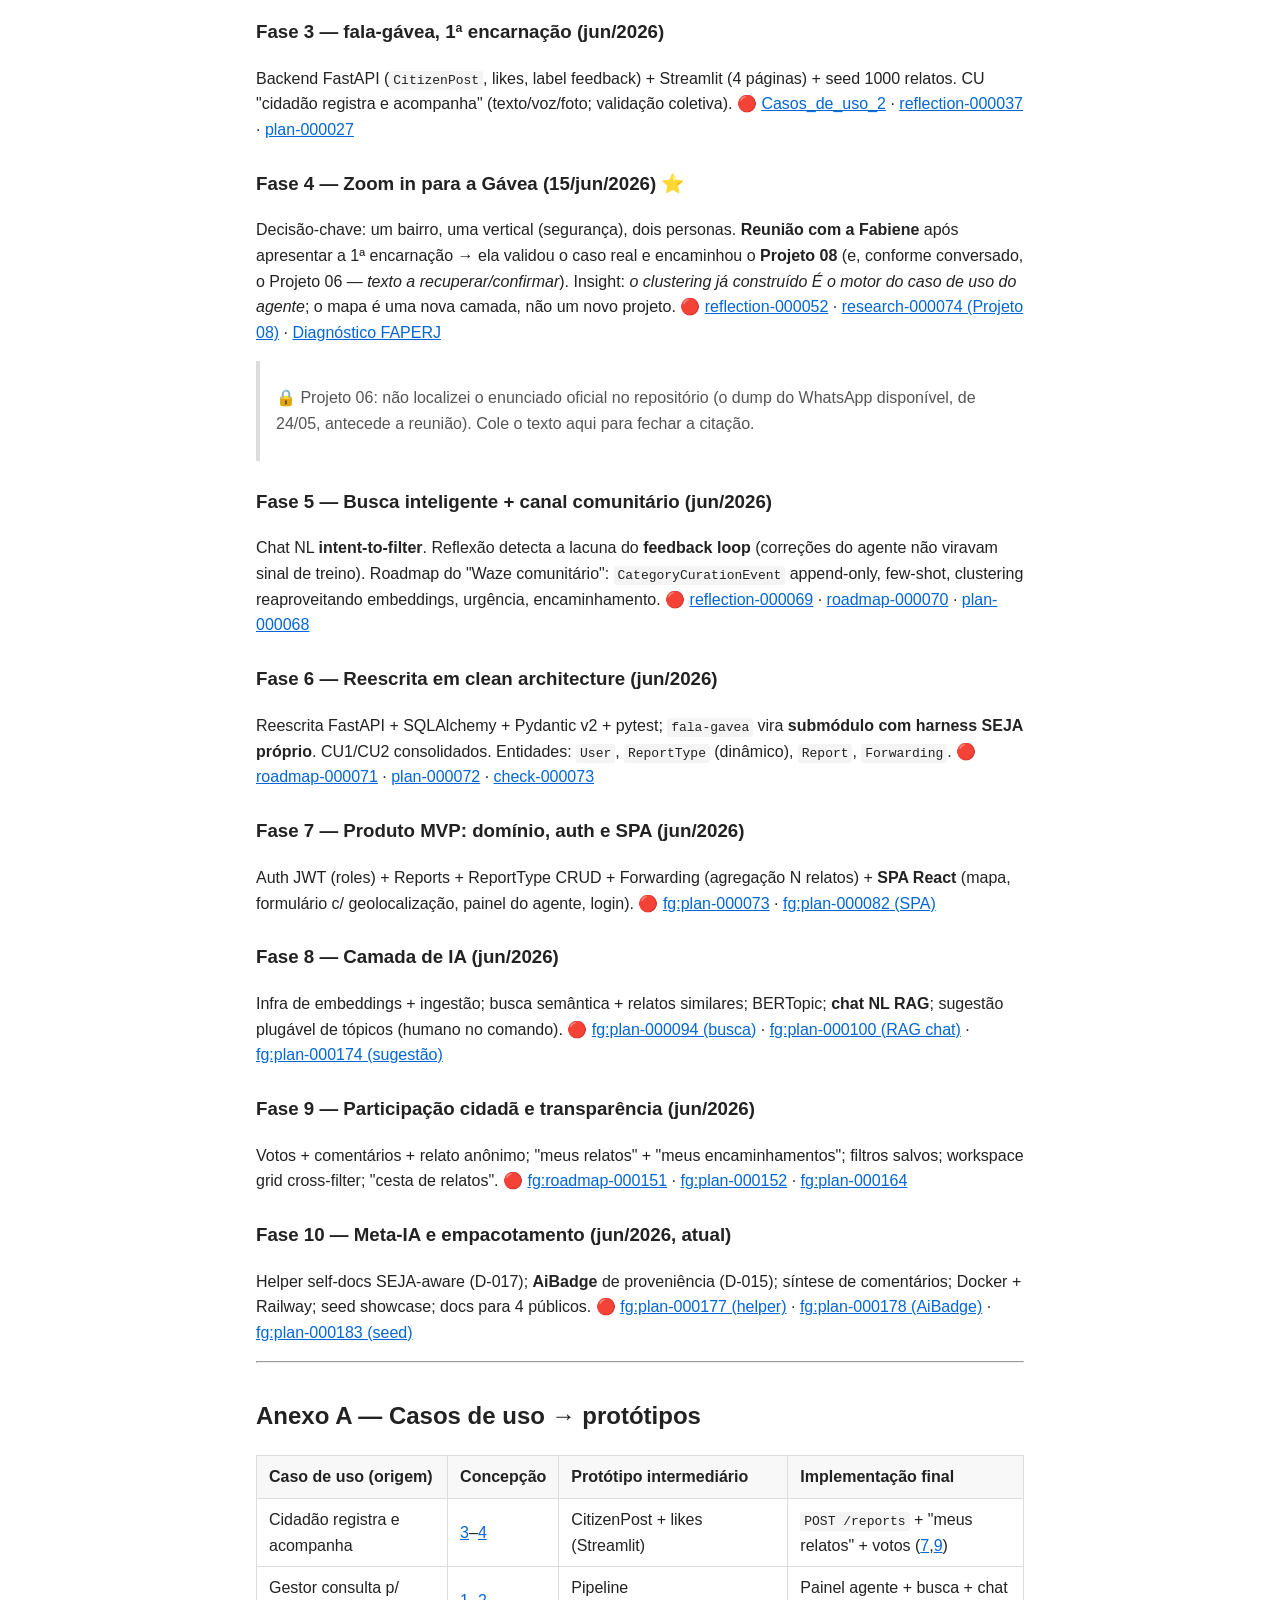
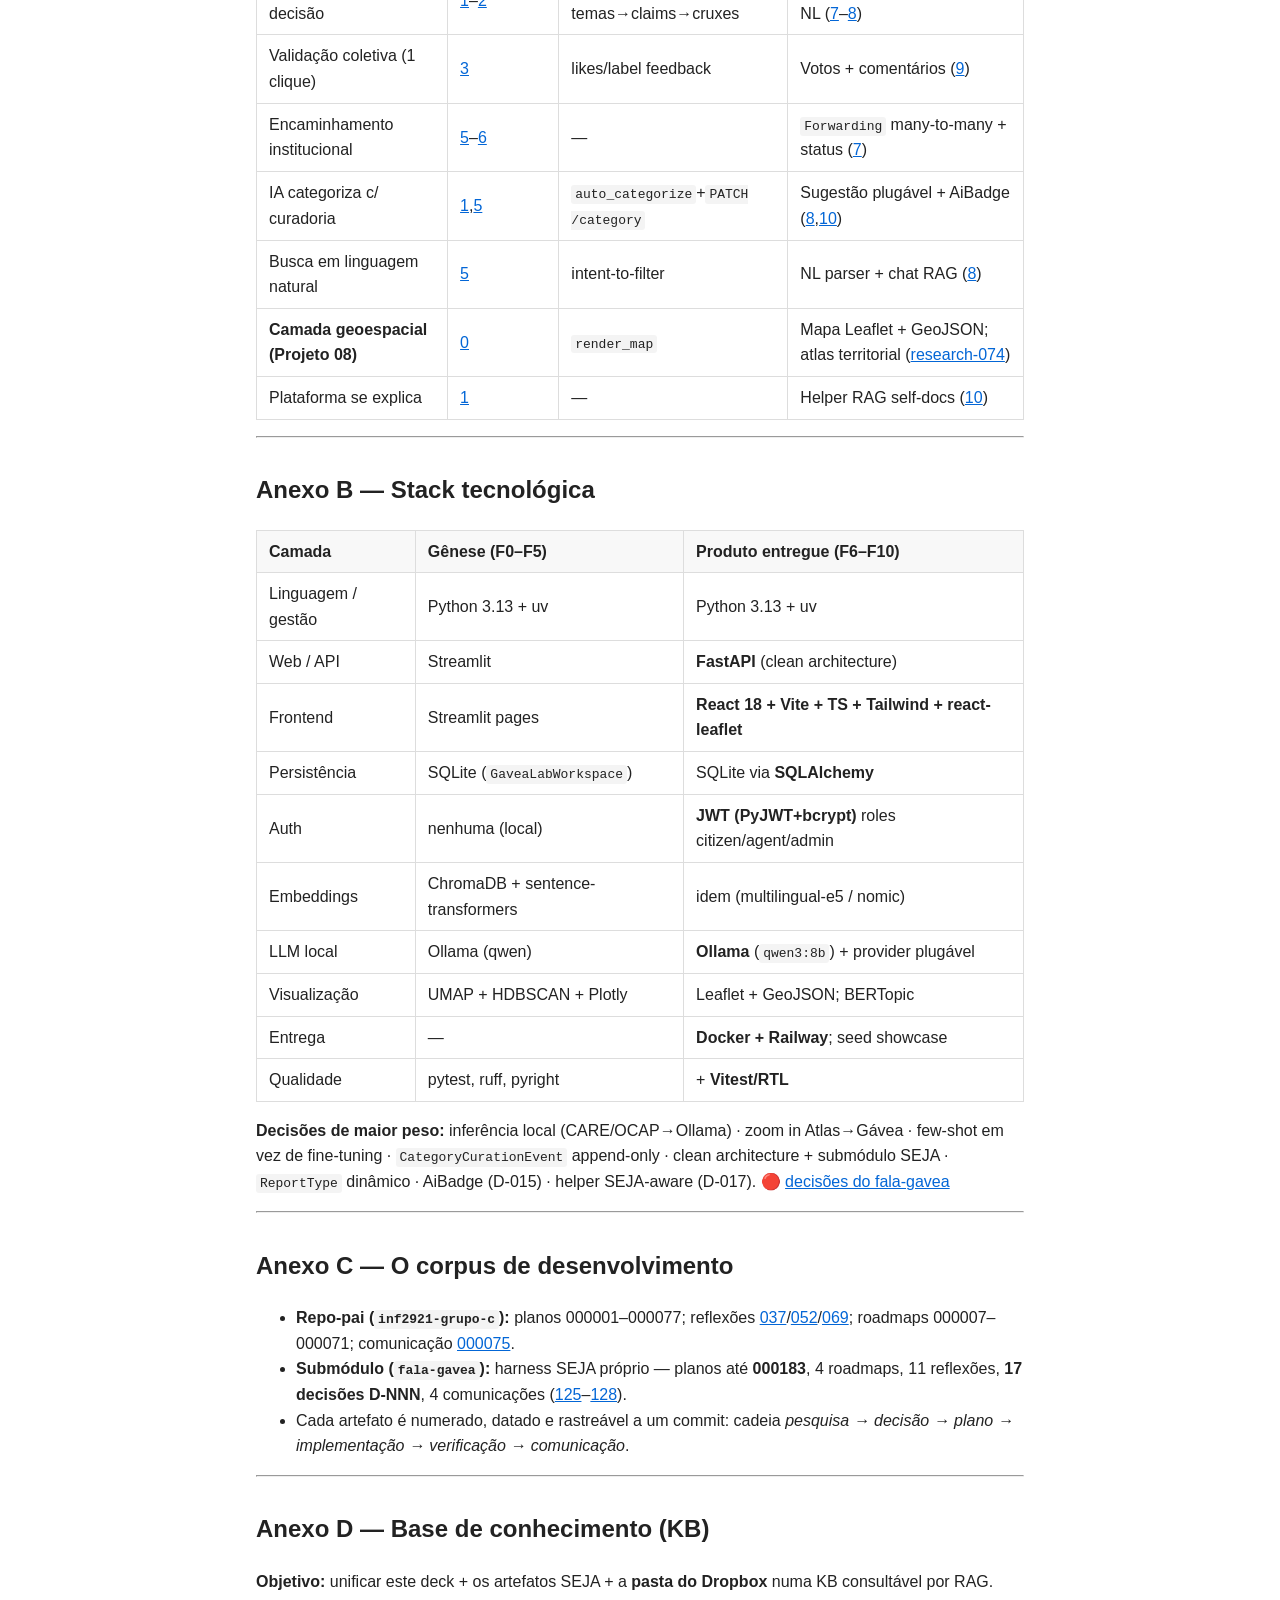
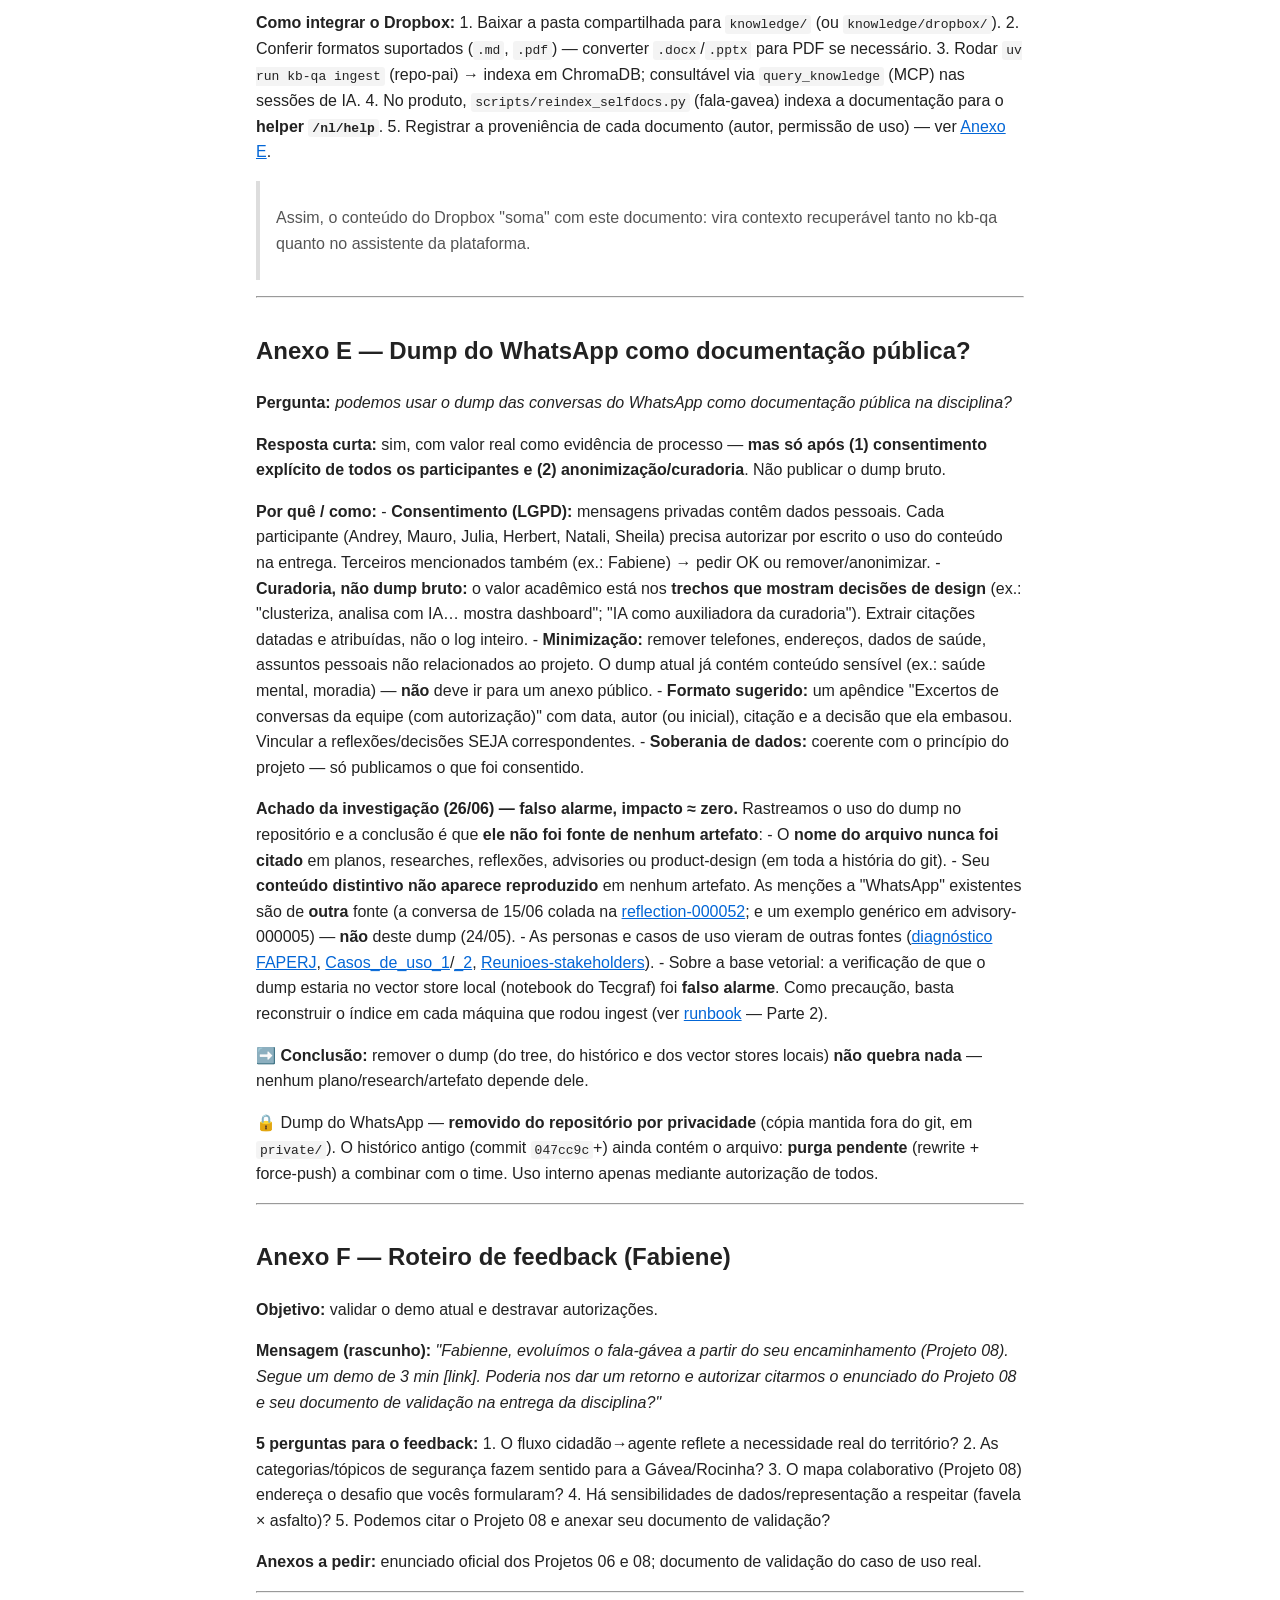
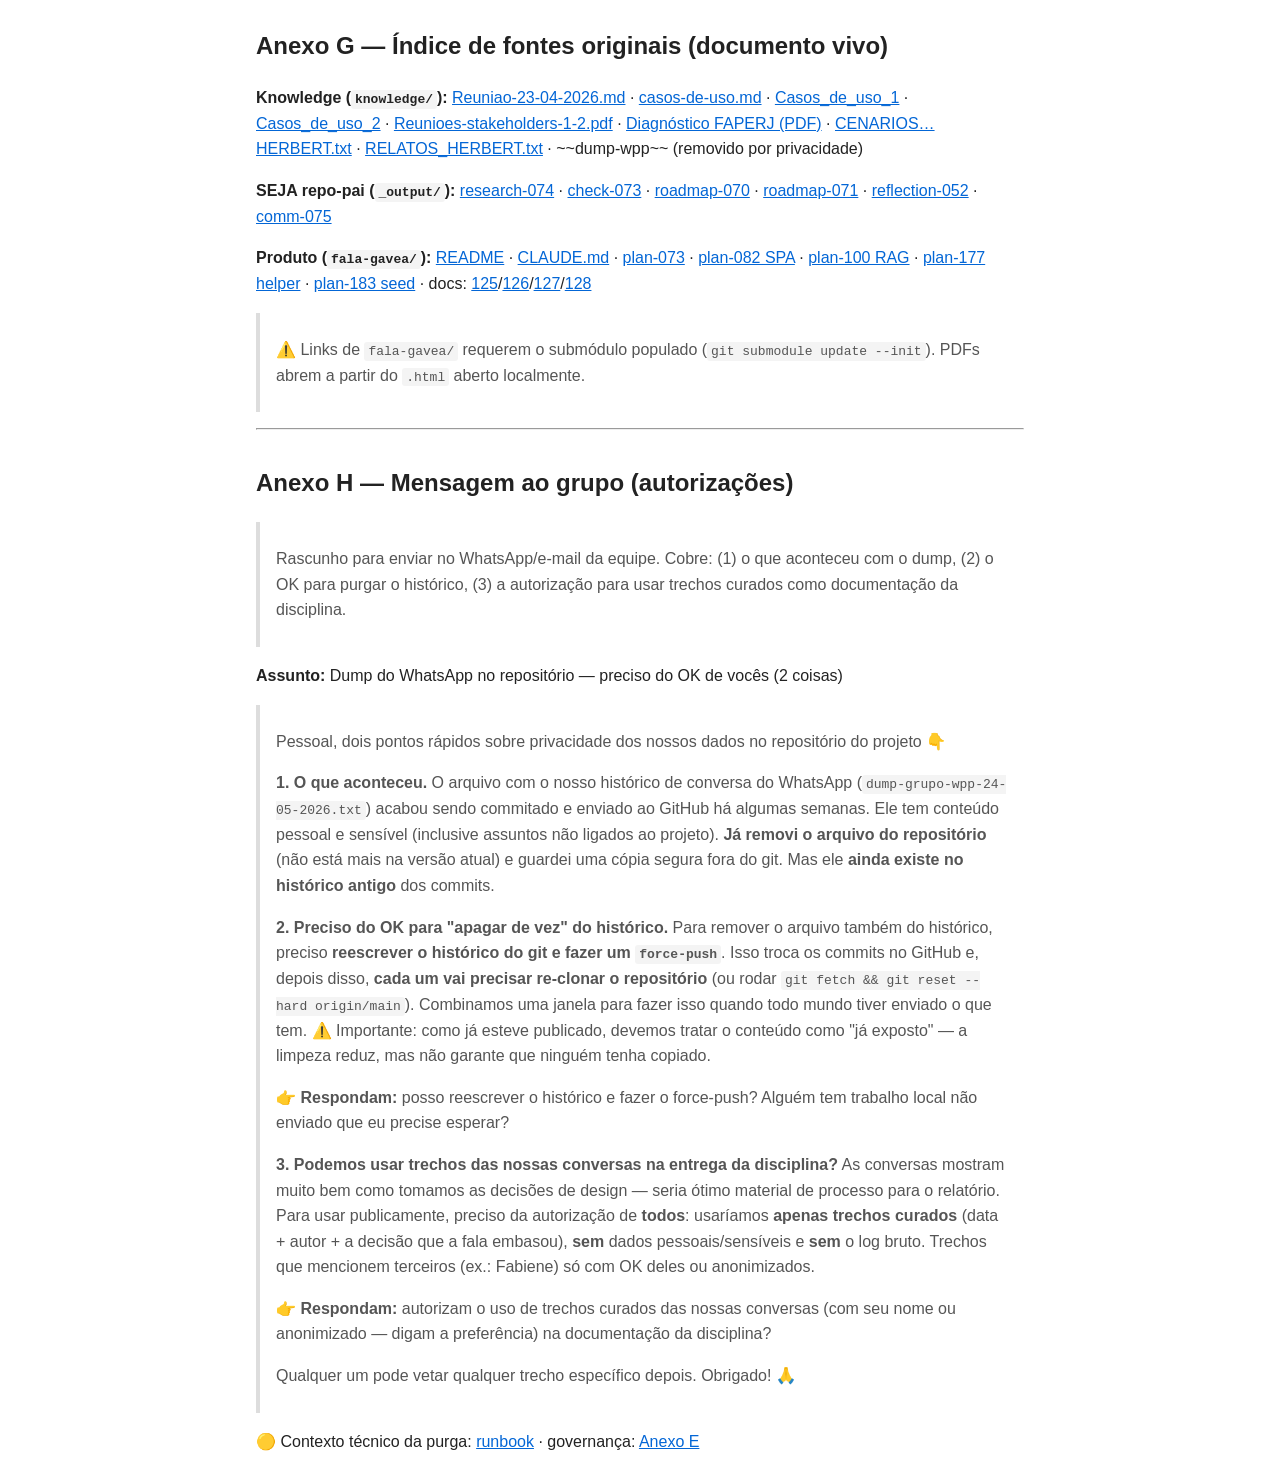
<file: _output/communication/2026-06-26/communication-000077-timeline-projeto.html>
<!DOCTYPE html>
<html lang="pt-BR">
<head>
  <meta charset="utf-8">
  <meta name="viewport" content="width=device-width, initial-scale=1">
  <title>Communication 000077 Timeline Projeto</title>
  <style>
body {
  max-width: 48em;
  margin: 2em auto;
  padding: 0 1em;
  font-family: -apple-system, BlinkMacSystemFont, "Segoe UI", Roboto,
               Helvetica, Arial, sans-serif;
  line-height: 1.6;
  color: #222;
}
h1, h2, h3 { margin-top: 1.4em; }
code { background: #f4f4f4; padding: 0.15em 0.3em; border-radius: 3px; }
pre  { background: #f4f4f4; padding: 1em; overflow-x: auto; border-radius: 4px; }
pre code { background: none; padding: 0; }
table { border-collapse: collapse; width: 100%; margin: 1em 0; }
th, td { border: 1px solid #ddd; padding: 0.5em 0.75em; text-align: left; }
th { background: #f8f8f8; }
blockquote { border-left: 4px solid #ddd; margin: 1em 0; padding: 0.5em 1em; color: #555; }
a { color: #0366d6; }

  </style>
</head>
<body>

<!--
Communication 000077 (v3) | ACD/EVL | INF2921/CIS2114 — AI Systems Design 2026.1
Documento único: RELATÓRIO + APRESENTAÇÃO (formato de slides, Marp).
- Para exportar slides: abrir no VS Code com a extensão "Marp for VS Code"
  → Export slide deck → PDF / PPTX / HTML.
- Para ler como relatório: abrir o .html gerado (md_to_html) ou este .md.
Cada slide tem notas de orador (este bloco de comentário) com a narrativa
do relatório, e links que aprofundam: 🟢 slide → 🟡 relatório SEJA → 🔴 artefato/código.
-->

<h1 id="fala-gavea">Fala Gávea</h1>
<h2 id="um-canal-comunitario-de-seguranca-urbana-para-a-gavea">Um canal comunitário de segurança urbana para a Gávea</h2>
<p><strong>Relatório &amp; Apresentação</strong> — documento único · INF2921/CIS2114 (AI Systems Design, PUC-Rio, 2026.1)
<strong>Equipe:</strong> Andrey · Mauro · Julia · Herbert · Natali · Sheila
<strong>Data:</strong> 26/06/2026 · <code>communication-000077</code> (v3)
<strong>Repositório (público):</strong> https://github.com/Andreymcz/puc-inf2921-c · <strong>Produto:</strong> https://github.com/Andreymcz/fala-gavea</p>
<blockquote>
<p><em>Tese:</em> fala-gávea é um <strong>"zoom in" deliberado e documentado</strong> — do Atlas Digital da Amazônia (continental) para um canal de <strong>segurança urbana</strong> no bairro da Gávea — preservando dois invariantes desde a origem: <strong>camada geoespacial</strong> e <strong>soberania de dados</strong> (toda IA roda localmente).</p>
</blockquote>
<!--
RELATÓRIO. Este documento serve a três propósitos ao mesmo tempo:
(1) apresentação para a banca/disciplina; (2) relatório escrito de desenvolvimento;
(3) índice da nossa base de conhecimento (KB). Ele foi gerado sob o harness SEJA e
é um "documento vivo": todos os artefatos citados são links para os arquivos originais.
-->

<hr />
<h2 id="como-ler-este-documento-modelo-de-profundidade">Como ler este documento (modelo de profundidade)</h2>
<p><strong>Um documento, três camadas — quanto mais fundo, mais técnico:</strong></p>
<ul>
<li>🟢 <strong>Slide</strong> — a visão geral (o que você vê aqui).</li>
<li>🟡 <strong>Relatório SEJA</strong> — pesquisa, planos, reflexões e roadmaps (médio).</li>
<li>🔴 <strong>Artefato / código / fonte</strong> — <code>.md</code>, <code>.pdf</code>, planos do produto (técnico).</li>
</ul>
<p>📎 <strong>Para anexar à disciplina:</strong> exportar como PDF/PPTX (Marp) ou anexar o <code>.html</code>.
🔗 <strong>Documento vivo:</strong> clique nos links para abrir os arquivos originais do repositório.
🧩 <strong>Soma com o Dropbox:</strong> este deck + a <a href="#anexo-d--base-de-conhecimento-kb">pasta compartilhada no Dropbox</a> formam a <strong>base de conhecimento (KB)</strong> do projeto — ver <a href="#anexo-d--base-de-conhecimento-kb">Anexo D</a>.</p>
<!--
RELATÓRIO. A ideia de profundidade progressiva resolve um problema real de
comunicação de projeto: a banca precisa do overview; o avaliador técnico precisa
do código e das decisões. Em vez de dois documentos, um só, com links que
descem do conceitual ao técnico.
-->

<hr />
<h2 id="reproducao-e-navegacao">Reprodução e navegação</h2>
<p><strong>Repositório público:</strong> https://github.com/Andreymcz/puc-inf2921-c
<strong>Produto (submódulo):</strong> https://github.com/Andreymcz/fala-gavea</p>
<p><strong>1. Baixar o projeto + sub-repositórios</strong> (necessário para os links 🔴 de <code>fala-gavea/</code>):</p>
<pre><code class="language-bash"># clone já trazendo os submódulos:
git clone --recurse-submodules https://github.com/Andreymcz/puc-inf2921-c
# ou, se já clonou sem submódulos:
git submodule update --init fala-gavea      # (ou --recursive para todos)
</code></pre>
<p><strong>2. Abrir este documento:</strong> abra o arquivo <code>.html</code> no navegador → os links <strong>🟢 slide / 🟡 relatório / 🔴 artefato</strong> abrem os arquivos originais (<code>.md</code>, <code>.pdf</code>, código) por <strong>caminho relativo</strong>.</p>
<p><strong>3. Apresentar como slides:</strong> abra o <code>.md</code> no VS Code com a extensão <strong>Marp for VS Code</strong> → <em>Export slide deck</em> → <strong>PDF / PPTX</strong>.</p>
<blockquote>
<p>ℹ️ Só o submódulo <strong><code>fala-gavea</code></strong> é necessário para os links deste documento. <code>rd-cbir-api</code> (privado/Tecgraf), <code>SEJA-Florence</code> e <code>tttc-poc</code> são opcionais. PDFs abrem a partir do <code>.html</code> aberto localmente.</p>
</blockquote>
<!--
RELATÓRIO. Reprodutibilidade: o documento é "vivo" e auto-suficiente desde que o
submódulo fala-gavea esteja populado. Sem os submódulos, os links 🔴 de fala-gavea/
apontam para caminhos inexistentes; o resto (knowledge/, _output/) funciona direto.
-->

<hr />
<h2 id="o-problema">O problema</h2>
<p>A <strong>Gávea</strong> concentra realidades urbanas radicalmente distintas — moradores do "asfalto", comunidades da <strong>Rocinha</strong> e do <strong>Parque da Cidade</strong> — que dividem o mesmo território mas vivem em circuitos separados de representação.</p>
<blockquote>
<p><em>"Não existe hoje um canal unificado, acessível e confiável para que essa diversidade de vozes chegue a quem pode agir sobre os problemas."</em></p>
</blockquote>
<p>Do lado dos agentes públicos: dados <strong>fragmentados, não estruturados e de difícil acesso</strong> → decisão lenta e descolada da realidade.</p>
<p>🔴 <a href="../../../knowledge/Strategic%20Design%204%20Smart%20City%20Lab%20_Gavea%20Lab%20diagnostico_onepage.pdf">Diagnóstico FAPERJ 2023 (PDF)</a> · 🟡 <a href="#evidencia-que-ancora-o-escopo">Evidências</a></p>
<!--
RELATÓRIO. O problema não foi inventado: vem do diagnóstico de campo do GaveaLab
(FAPERJ 2023, 380 entrevistados). Segurança é o tema alavancador e, ao mesmo tempo,
a maior dor — com percepções opostas entre asfalto e favela.
-->

<hr />
<h2 id="a-tese-um-zoom-in-documentado">A tese: um "zoom in" documentado</h2>
<p><strong>De um atlas continental a um bairro concreto</strong> — uma redução de escopo guiada por viabilidade, validação institucional e reaproveitamento do que já existia.</p>
<table>
<thead>
<tr>
<th></th>
<th>Origem</th>
<th>Produto entregue</th>
</tr>
</thead>
<tbody>
<tr>
<td>Escala</td>
<td>Amazônia (continental)</td>
<td>Bairro da Gávea</td>
</tr>
<tr>
<td>Vertical</td>
<td>múltipla</td>
<td><strong>Segurança urbana</strong></td>
</tr>
<tr>
<td>Personas</td>
<td>difusas</td>
<td><strong>Cidadão</strong> + <strong>Agente público</strong></td>
</tr>
<tr>
<td>Invariantes</td>
<td>geoespacial + soberania de dados</td>
<td><strong>geoespacial + soberania de dados</strong></td>
</tr>
</tbody>
</table>
<p>🟡 <a href="#2-fases-detalhadas">§2 Fases detalhadas</a> · 🔴 <a href="../../reflections/reflection-000052-atlas-da-amazonia-zoom-in-gavea.md">reflection-000052 — a decisão de zoom in</a></p>
<!--
RELATÓRIO. O mérito acadêmico não está em ter alcançado o escopo inicial, e sim em
ter feito o caminho inverso de forma deliberada e registrada. Os dois invariantes
sobreviveram a todas as fases e ligam o produto final à origem amazônica.
-->

<hr />
<h2 id="linha-do-tempo-visao-macro">Linha do tempo (visão macro)</h2>
<table>
<thead>
<tr>
<th>Fase</th>
<th>Quando</th>
<th>Enquadramento</th>
<th>Marco</th>
</tr>
</thead>
<tbody>
<tr>
<td><a href="#fase-0">0</a></td>
<td>abr/26</td>
<td>Atlas da Amazônia</td>
<td>kb-qa (RAG local + MCP)</td>
</tr>
<tr>
<td><a href="#fase-1">1</a></td>
<td>mai/26</td>
<td>Participação cidadã</td>
<td>PoC Talk-to-the-City local</td>
</tr>
<tr>
<td><a href="#fase-2">2</a></td>
<td>jun/26</td>
<td>GaveaLab PoC</td>
<td>Pipeline temas→claims→cruxes→UMAP</td>
</tr>
<tr>
<td><a href="#fase-3">3</a></td>
<td>jun/26</td>
<td>fala-gávea (1ª)</td>
<td>Posts, likes, clusters (Streamlit)</td>
</tr>
<tr>
<td><a href="#fase-4">4</a></td>
<td><strong>15/jun</strong></td>
<td><strong>Zoom in p/ Gávea</strong></td>
<td>Segurança; Fabiene → <strong>Projeto 08</strong></td>
</tr>
<tr>
<td><a href="#fase-5">5</a></td>
<td>jun/26</td>
<td>Canal comunitário</td>
<td>Busca NL; feedback loop</td>
</tr>
<tr>
<td><a href="#fase-6">6</a></td>
<td>jun/26</td>
<td>Clean architecture</td>
<td>FastAPI; <code>fala-gavea</code> submódulo SEJA</td>
</tr>
<tr>
<td><a href="#fase-7">7</a></td>
<td>jun/26</td>
<td><strong>Produto MVP</strong></td>
<td>Auth/roles + Reports + Forwardings + <strong>React SPA</strong></td>
</tr>
<tr>
<td><a href="#fase-8">8</a></td>
<td>jun/26</td>
<td>Camada de IA</td>
<td>Busca semântica, BERTopic, <strong>chat NL RAG</strong></td>
</tr>
<tr>
<td><a href="#fase-9">9</a></td>
<td>jun/26</td>
<td>Participação + transparência</td>
<td>Votos, comentários, "meus relatos"</td>
</tr>
<tr>
<td><a href="#fase-10">10</a></td>
<td>jun/26</td>
<td>Meta-IA + entrega</td>
<td>Helper self-docs, AiBadge, Docker/Railway</td>
</tr>
</tbody>
</table>
<p>🟡 <a href="#2-fases-detalhadas">§2 Fases detalhadas (cada uma com fontes)</a></p>
<!--
RELATÓRIO. Cada linha é clicável e leva à narrativa detalhada da fase, que por sua
vez aponta para os artefatos originais. As fases 0–6 são a gênese (repo-pai); 7–10
são a construção do produto a entregar (submódulo fala-gavea).
-->

<hr />
<h2 id="evidencia-que-ancora-o-escopo">Evidência que ancora o escopo</h2>
<p><strong>Diagnóstico GaveaLab 2023 (FAPERJ Nº 20/2022)</strong> — campo jun–nov/2023, <strong>380 entrevistados</strong> (Gávea-asfalto, Rocinha, Parque da Cidade).</p>
<ul>
<li><strong>MFLA:</strong> SEGURANÇA (24%) e EDUCAÇÃO (22%) = temas alavancadores no "asfalto".</li>
<li>Segurança = maior dor (20% asfalto · 9% favelas).</li>
<li><strong>Divergência decisiva:</strong> asfalto → <em>mais polícia</em>; favela → <em>garantia de direitos e ausência de violência policial</em>.</li>
</ul>
<p>→ Justifica capturar a <strong>multiplicidade de vozes sobre o mesmo território</strong>.</p>
<p>🔴 <a href="../../../knowledge/Strategic%20Design%204%20Smart%20City%20Lab%20_Gavea%20Lab%20diagnostico_onepage.pdf">Diagnóstico FAPERJ (PDF)</a> · 🔴 <a href="../../../knowledge/Reunioes-stakeholders-1-2.pdf">Reuniões de stakeholders (PDF)</a></p>
<!--
RELATÓRIO. Coordenação: Prof. Carlo Franzato, Prof. Cláudio Freitas de Magalhães,
com Fabienne Torres Schiavo (Doutora em Design, CAPES) — a stakeholder que validou
o caso de uso real e nos encaminhou o desafio (Projeto 08).
-->

<hr />
<h2 id="projeto-08-o-desafio-da-fabiene">Projeto 08 — o desafio da Fabiene ⭐</h2>
<p>Após apresentarmos a <strong>1ª encarnação do fala-gávea</strong>, a pesquisadora <strong>Fabienne Torres Schiavo</strong> validou a relevância e nos encaminhou o desafio do GaveaLab (texto copiado em <a href="../../research-logs/research-000074-camadas-georeferenciadas-fala-gavea.md">research-000074</a>):</p>
<blockquote>
<p><strong>PROJETO 08 — Mapa Colaborativo de Dados para Segurança e Planejamento do Bairro.</strong>
<em>Desafio: Como transformar dados públicos e colaborativos (Censo, mapas afetivos) em ferramentas úteis para o planejamento do bairro?</em> Reúne, em um mapa colaborativo, iluminação, áreas percebidas como inseguras, circulação, problemas urbanos, equipamentos e percepções dos moradores — de fontes públicas (Censo, bases oficiais) e de contribuições da população. Tem <strong>dimensão educativa</strong>: formar jovens e moradores para coletar, interpretar e usar dados locais.</p>
</blockquote>
<p>🟡 <em>retorno à camada geoespacial do Atlas, agora em escala de bairro.</em>
🔴 <a href="../../research-logs/research-000074-camadas-georeferenciadas-fala-gavea.md">research-000074 (texto + arquitetura de camadas)</a></p>
<blockquote>
<p>🔒 <strong>Autorização:</strong> confirmar com a Fabiene antes de reproduzir este texto na entrega pública. (Projeto 06 ainda a recuperar — ver notas.)</p>
</blockquote>
<!--
RELATÓRIO. Este é o "texto copiado" que faltava na v2. Ele fecha a Fase 4: o Projeto 08
é exatamente a camada geoespacial colaborativa que reconecta o produto à origem (Atlas).
Pedir à Fabiene autorização para citar o enunciado oficial e o documento de validação.
-->

<hr />
<h2 id="os-dois-casos-de-uso">Os dois casos de uso</h2>
<p><strong>CU1 — Cidadão</strong> (<a href="../../../knowledge/Casos_de_uso_10-06-2026_2.md">Casos_de_uso_2</a>)</p>
<blockquote>
<p><em>"Um poste da minha rua está apagado. Tiro uma foto, envio a localização do GPS, escrevo uma mensagem — e tudo vai para uma base pública."</em>
Registra <strong>e acompanha</strong> a demanda; outros moradores <strong>confirmam com um clique</strong>.</p>
</blockquote>
<p><strong>CU2 — Agente público</strong> (<a href="../../../knowledge/Casos_de_uso_10-06-2026_1.md">Casos_de_uso_1</a>)</p>
<blockquote>
<p><em>"Filtro demandas, seleciono as semelhantes/repetidas e crio um encaminhamento para um órgão, com status e solução proposta."</em>
IA assiste a exploração: busca semântica, relatos similares, chat.</p>
</blockquote>
<p>🔴 <a href="../../../knowledge/CENARIOS_AGENTS_PUBLICOS_TOPICOS_HERBERT.txt">CENÁRIOS de agentes públicos (seed)</a> · 🔴 <a href="../../../knowledge/RELATOS_HERBERT.txt">RELATOS de cidadãos (seed)</a></p>
<!--
RELATÓRIO. Conformidade LGPD e alinhamento ao PL 2338 (Marco Regulatório da IA)
constam dos documentos formais da disciplina. Os dois CUs são exatamente o que o
produto implementa hoje.
-->

<hr />
<h2 id="o-produto-hoje-fala-gavea">O produto hoje — <code>fala-gavea</code></h2>
<p><strong>SPA React + API FastAPI (clean architecture), IA local.</strong></p>
<ul>
<li><strong>Backend:</strong> Python 3.13 · FastAPI · SQLAlchemy/SQLite · JWT (citizen/agent/admin)</li>
<li><strong>Frontend:</strong> React 18 · Vite · TypeScript · Tailwind · react-leaflet</li>
<li><strong>IA local:</strong> ChromaDB + sentence-transformers · Ollama (<code>qwen3:8b</code>)</li>
<li><strong>Entrega:</strong> Docker + Railway · seed showcase (CSV 200/5k)</li>
</ul>
<p>🟡 <a href="#anexo-b--stack-tecnologica">§5 Stack consolidada</a> · 🔴 <a href="../../../fala-gavea/README.md">README</a> · 🔴 <a href="../../../fala-gavea/CLAUDE.md">CLAUDE.md</a></p>
<!--
RELATÓRIO. O produto está executável localmente (API + SPA com hot-reload), via Docker
e publicável no Railway. Tem auth por roles, busca semântica, chat NL, votos/comentários
e um assistente que documenta o próprio sistema.
-->

<hr />
<h2 id="demo-fluxo-a-apresentar">Demo (fluxo a apresentar)</h2>
<ol>
<li><strong>Cidadão</strong> registra relato → foto + GPS + texto.</li>
<li>Relato aparece no <strong>mapa Leaflet</strong> (GeoJSON).</li>
<li><strong>Agente</strong> explora: filtros, <strong>busca semântica</strong>, <strong>chat NL</strong>, relatos similares.</li>
<li>Agente <strong>agrega</strong> relatos e cria <strong>encaminhamento</strong> (órgão + status + solução).</li>
<li>Cidadão <strong>vota/comenta</strong> e <strong>acompanha</strong> ("meus relatos").</li>
</ol>
<blockquote>
<p>🎯 <strong>Amanhã:</strong> demo <strong>populado a partir do Projeto 08</strong> (mapa colaborativo) via <code>make seed</code> (showcase).</p>
</blockquote>
<p>🔴 <a href="../../../fala-gavea/_output/plans/plan-000183-local-showcase-seed-pipeline.md">fg:plan-000183 — seed showcase</a></p>
<!--
RELATÓRIO. O seed showcase popula usuários, relatos, encaminhamentos, votos, comentários,
filtros salvos e ciclo de vida — exatamente o necessário para uma demo completa.
A camada de dados do Projeto 08 (IBGE/data.rio/OSM + percepção) é o próximo passo de demo.
-->

<hr />
<h2 id="ia-no-produto">IA no produto</h2>
<p><strong>Human-in-the-loop, local e auditável.</strong></p>
<ul>
<li>Categorização/sugestão de relatos · clustering (embeddings + UMAP/BERTopic)</li>
<li>Busca semântica (ChromaDB) · relatos similares · chat NL → filtros de API · chat RAG</li>
<li><strong>Feedback loop few-shot:</strong> o agente confirma/corrige; a correção alimenta o prompt (sem fine-tuning).</li>
<li><strong>AiBadge:</strong> todo conteúdo gerado por IA é marcado na UI (proveniência).</li>
</ul>
<p>🔴 <a href="../../../fala-gavea/_output/plans/plan-000100-rag-chat-nl-assistant.md">fg:plan-000100 — chat RAG</a> · 🔴 <a href="../../roadmaps/roadmap-000070-canal-digital-comunitario-seguranca-urbana.md">roadmap-000070 — feedback loop</a></p>
<!--
RELATÓRIO. Andrey definiu o papel da IA nas reuniões: "não como curador principal,
mas auxiliador na curadoria". O feedback loop few-shot é o ponto teoricamente mais
relevante: aprendizado barato, auditável e com humano no comando.
-->

<hr />
<h2 id="meta-o-sistema-explica-a-si-mesmo">Meta: o sistema explica a si mesmo</h2>
<p><code>POST /nl/help</code> — assistente que responde perguntas <strong>sobre a própria plataforma</strong>, a partir da documentação do projeto indexada no ChromaDB (RAG self-docs).</p>
<ul>
<li>Para o <strong>admin</strong>: enquadramento "meta" ciente do <strong>SEJA</strong> (taxonomia/SDLC) — decisão <strong>D-017</strong>.</li>
<li>A plataforma passa a ser <strong>auto-documentada</strong> para diferentes perfis.</li>
</ul>
<p>🔴 <a href="../../../fala-gavea/_output/plans/plan-000177-chat-helper-plataforma-rag-self-docs.md">fg:plan-000177 — helper self-docs</a> · 🔴 <a href="../../../fala-gavea/_output/plans/plan-000181-embed-seja-methodology-platform-helper.md">fg:plan-000181 — SEJA no helper</a></p>
<!--
RELATÓRIO. Esta camada conecta os dois eixos de IA: o produto usa IA, e o produto
explica como foi construído com IA. É um diferencial para a disciplina de AI Systems Design.
-->

<hr />
<h2 id="ia-no-processo-o-metodo-como-resultado">IA no processo (o método como resultado)</h2>
<p>O projeto inteiro foi construído sob o harness <strong>SEJA</strong> sobre <strong>Claude Code</strong>:
<code>/research → /plan → /implement → /check → /document | /communicate → /reflect</code>.</p>
<ul>
<li><strong>Rastro auditável:</strong> centenas de artefatos numerados (planos, roadmaps, reflexões, QA, comunicações, telemetria) + histórico de commits.</li>
<li>Permite reconstruir <strong>o quê, como e por quê</strong> de cada inflexão de escopo.</li>
</ul>
<p>🟡 <a href="#anexo-c--o-corpus-de-desenvolvimento">Anexo C — Corpus SEJA</a></p>
<!--
RELATÓRIO. Para "AI Systems Design", o corpus de desenvolvimento É um objeto de estudo:
um registro completo da cadeia pesquisa → decisão → plano → implementação → verificação
→ comunicação. O submódulo fala-gavea tem seu próprio harness (planos até 000183,
17 decisões D-NNN, 4 comunicações por público).
-->

<hr />
<h2 id="base-de-conhecimento-kb">Base de conhecimento (KB)</h2>
<p>A KB do projeto = <strong>3 fontes</strong> consultáveis por RAG (kb-qa / ChromaDB):</p>
<ol>
<li>🟢 <strong>Este documento (077)</strong> — índice vivo da trajetória.</li>
<li>🟡 <strong>Artefatos SEJA</strong> — repo-pai + submódulo <code>fala-gavea</code>.</li>
<li>🔴 <strong>Pasta compartilhada (Dropbox)</strong> — diagnósticos, atas, documentos institucionais → ingerir em <code>knowledge/</code>.</li>
</ol>
<p>➡️ Ver <a href="#anexo-d--base-de-conhecimento-kb">Anexo D</a> para o processo de ingestão.</p>
<!--
RELATÓRIO. A pasta do Dropbox deve ser baixada para knowledge/ (ou um subdiretório) e
ingerida via `uv run kb-qa ingest`, passando a alimentar tanto o kb-qa (sessões de IA)
quanto o helper self-docs do fala-gavea. Assim o conteúdo do Dropbox "soma" com este deck.
-->

<hr />
<h2 id="governanca-de-dados-pendencias">Governança de dados (pendências) 🔒</h2>
<table>
<thead>
<tr>
<th>Item</th>
<th>Situação</th>
<th>Ação</th>
</tr>
</thead>
<tbody>
<tr>
<td>Texto do <strong>Projeto 08</strong> (<a href="../../research-logs/research-000074-camadas-georeferenciadas-fala-gavea.md">research-074</a>)</td>
<td>copiado</td>
<td><strong>pedir autorização da Fabiene</strong> para citar</td>
</tr>
<tr>
<td><strong>Dump do WhatsApp</strong> da equipe</td>
<td>removido do tree (cópia fora do git); histórico antigo a purgar</td>
<td><strong>autorização de TODOS os membros</strong>; depois rewrite + force-push (consultar time)</td>
</tr>
<tr>
<td>Diagnóstico FAPERJ / docs do GaveaLab</td>
<td>de terceiros</td>
<td>citar com crédito; confirmar permissão de redistribuição</td>
</tr>
<tr>
<td>Coordenadas de relatos</td>
<td>PII potencial</td>
<td>truncar lat/lon (privacidade) — <a href="../../research-logs/research-000074-camadas-georeferenciadas-fala-gavea.md">research-074 R3</a></td>
</tr>
</tbody>
</table>
<p><strong>Princípios:</strong> soberania de dados (IA local) · LGPD · PL 2338.</p>
<!--
RELATÓRIO. Ver a resposta detalhada sobre o dump do WhatsApp no Anexo E. Regra geral:
nada de terceiros (Fabiene, GaveaLab) ou da equipe vira documentação pública sem
consentimento explícito e registrado.
-->

<hr />
<h2 id="proximos-passos">Próximos passos</h2>
<ol>
<li>🎬 <strong>Amanhã:</strong> apresentar a <strong>demo populada a partir do Projeto 08</strong> (<code>make seed</code> showcase) — mapa + relatos + encaminhamentos.</li>
<li>📨 <strong>Feedback da Fabiene:</strong> enviar link/vídeo do demo atual + roteiro de 5 perguntas (ver <a href="#anexo-f--roteiro-de-feedback-fabiene">Anexo F</a>); pedir autorização para citar o Projeto 08 e o documento de validação.</li>
<li>✅ <strong>Autorizações:</strong> coletar OK de todos os membros sobre o dump do WhatsApp; do GaveaLab sobre o diagnóstico.</li>
<li>📥 <strong>Dropbox → KB:</strong> baixar a pasta compartilhada para <code>knowledge/</code> e rodar <code>kb-qa ingest</code>.</li>
<li>🗺️ <strong>Projeto 08 (técnico):</strong> camadas IBGE/data.rio/OSM + percepção — <a href="../../research-logs/research-000074-camadas-georeferenciadas-fala-gavea.md">research-074</a>.</li>
</ol>
<!--
RELATÓRIO. Os passos 1–2 são para amanhã. 3–4 destravam o uso pleno da KB. 5 é a
evolução técnica que materializa o Projeto 08 e fecha o ciclo de volta ao Atlas.
-->

<hr />
<h2 id="fechamento">Fechamento</h2>
<blockquote>
<p>O mérito não está em ter chegado ao escopo inicial, e sim em ter feito o <strong>caminho inverso de forma deliberada e documentada</strong>.</p>
</blockquote>
<p>Os dois invariantes que sobreviveram a todas as fases — <strong>camada geoespacial</strong> e <strong>soberania de dados local</strong> — são exatamente os que ligam o produto final (fala-gávea) à sua origem amazônica (o Atlas).</p>
<p><strong>Obrigado.</strong> · <code>communication-000077</code> · <a href="#anexos-relatorio-detalhado">Anexos →</a></p>
<!--
RELATÓRIO. Encerramento da apresentação. A partir daqui seguem os ANEXOS: as fases
detalhadas, tabelas (stack, decisões, casos de uso→protótipo), o corpus SEJA, a KB,
a resposta sobre o WhatsApp, o roteiro de feedback e o índice de fontes originais.
Em uma apresentação Marp, funcionam como "slides de backup". Lidos como documento,
são o relatório técnico completo.
-->

<hr />
<h1 id="anexos-relatorio-detalhado">Anexos (relatório detalhado)</h1>
<blockquote>
<p>Camada 🟡/🔴 — a profundidade técnica do documento. Cada item aponta para os arquivos originais (documento vivo).</p>
</blockquote>
<hr />
<h2 id="2-fases-detalhadas">2. Fases detalhadas</h2>
<p><a id="fase-0"></a></p>
<h3 id="fase-0-origem-atlas-da-amazonia-abr2026">Fase 0 — Origem: Atlas da Amazônia (abr/2026)</h3>
<p>Atlas Digital Georreferenciado da Amazônia assistido por IA. Protótipo: <strong>kb-qa</strong> (RAG local — ChromaDB + sentence-transformers + MCP). Arquitetura em camadas (RAG textual + engine geoespacial + <code>render_map</code>), LLM local-ou-nuvem, serviço dual MCP+REST. Princípios CARE/OCAP → invariante "inferência local".
🔴 <a href="../../../knowledge/Reuniao-23-04-2026.md">Reuniao-23-04-2026.md</a></p>
<p><a id="fase-1"></a></p>
<h3 id="fase-1-casos-de-uso-e-participacao-cidada-mai2026">Fase 1 — Casos de uso e participação cidadã (mai/2026)</h3>
<p>Síntese de plataformas (Decidim, Pol.is, Talk to the City, Consul, vTaiwan). Convergência para <strong>T3C</strong> local; PoC TRL3 com Docker + Ollama. Três casos seminais (cidadão / gestor / GaveaLab).
🔴 <a href="../../../knowledge/casos-de-uso.md">casos-de-uso.md</a> · <a href="../../../knowledge/Reunioes-stakeholders-1-2.pdf">Reunioes-stakeholders-1-2.pdf</a> · <a href="../../plans/plan-000001-trl3-poc-tttc-local-ollama.md">plan-000001</a></p>
<p><a id="fase-2"></a></p>
<h3 id="fase-2-gavealab-poc-analise-textual-jun2026">Fase 2 — GaveaLab PoC: análise textual (jun/2026)</h3>
<p>Streamlit + SQLite + Ollama: <strong>upload → temas → claims → categorização manual → cruxes → UMAP</strong>. CU01 formal (tríade sistêmica; LGPD; PL 2338).
🔴 <a href="../../../knowledge/Casos_de_uso_10-06-2026_1.md">Casos_de_uso_1</a> · <a href="../../plans/plan-000008-gavealab-poc-scaffold.md">plan-000008</a> · <a href="../../plans/plan-000016-gavealab-poc-umap-visualization.md">plan-000016</a></p>
<p><a id="fase-3"></a></p>
<h3 id="fase-3-fala-gavea-1a-encarnacao-jun2026">Fase 3 — fala-gávea, 1ª encarnação (jun/2026)</h3>
<p>Backend FastAPI (<code>CitizenPost</code>, likes, label feedback) + Streamlit (4 páginas) + seed 1000 relatos. CU "cidadão registra e acompanha" (texto/voz/foto; validação coletiva).
🔴 <a href="../../../knowledge/Casos_de_uso_10-06-2026_2.md">Casos_de_uso_2</a> · <a href="../../reflections/reflection-000037-fala-gavea-missing-analysis-pipeline.md">reflection-000037</a> · <a href="../../plans/plan-000027-fala-gavea-setup-streamlit.md">plan-000027</a></p>
<p><a id="fase-4"></a></p>
<h3 id="fase-4-zoom-in-para-a-gavea-15jun2026">Fase 4 — Zoom in para a Gávea (15/jun/2026) ⭐</h3>
<p>Decisão-chave: um bairro, uma vertical (segurança), dois personas. <strong>Reunião com a Fabiene</strong> após apresentar a 1ª encarnação → ela validou o caso real e encaminhou o <strong>Projeto 08</strong> (e, conforme conversado, o Projeto 06 — <em>texto a recuperar/confirmar</em>). Insight: <em>o clustering já construído É o motor do caso de uso do agente</em>; o mapa é uma nova camada, não um novo projeto.
🔴 <a href="../../reflections/reflection-000052-atlas-da-amazonia-zoom-in-gavea.md">reflection-000052</a> · <a href="../../research-logs/research-000074-camadas-georeferenciadas-fala-gavea.md">research-000074 (Projeto 08)</a> · <a href="../../../knowledge/Strategic%20Design%204%20Smart%20City%20Lab%20_Gavea%20Lab%20diagnostico_onepage.pdf">Diagnóstico FAPERJ</a></p>
<blockquote>
<p>🔒 Projeto 06: não localizei o enunciado oficial no repositório (o dump do WhatsApp disponível, de 24/05, antecede a reunião). Cole o texto aqui para fechar a citação.</p>
</blockquote>
<p><a id="fase-5"></a></p>
<h3 id="fase-5-busca-inteligente-canal-comunitario-jun2026">Fase 5 — Busca inteligente + canal comunitário (jun/2026)</h3>
<p>Chat NL <strong>intent-to-filter</strong>. Reflexão detecta a lacuna do <strong>feedback loop</strong> (correções do agente não viravam sinal de treino). Roadmap do "Waze comunitário": <code>CategoryCurationEvent</code> append-only, few-shot, clustering reaproveitando embeddings, urgência, encaminhamento.
🔴 <a href="../../reflections/reflection-000069-gavealab-feedback-loop-categorizacao.md">reflection-000069</a> · <a href="../../roadmaps/roadmap-000070-canal-digital-comunitario-seguranca-urbana.md">roadmap-000070</a> · <a href="../../plans/plan-000068-chat-nl-intent-to-filter.md">plan-000068</a></p>
<p><a id="fase-6"></a></p>
<h3 id="fase-6-reescrita-em-clean-architecture-jun2026">Fase 6 — Reescrita em clean architecture (jun/2026)</h3>
<p>Reescrita FastAPI + SQLAlchemy + Pydantic v2 + pytest; <code>fala-gavea</code> vira <strong>submódulo com harness SEJA próprio</strong>. CU1/CU2 consolidados. Entidades: <code>User</code>, <code>ReportType</code> (dinâmico), <code>Report</code>, <code>Forwarding</code>.
🔴 <a href="../../roadmaps/roadmap-000071-gavea-seguranca-demandas-app.md">roadmap-000071</a> · <a href="../../plans/plan-000072-fala-gavea-scaffold-e-seja-setup.md">plan-000072</a> · <a href="../../check-logs/check-000073-validate-fala-gavea-scaffold.md">check-000073</a></p>
<p><a id="fase-7"></a></p>
<h3 id="fase-7-produto-mvp-dominio-auth-e-spa-jun2026">Fase 7 — Produto MVP: domínio, auth e SPA (jun/2026)</h3>
<p>Auth JWT (roles) + Reports + ReportType CRUD + Forwarding (agregação N relatos) + <strong>SPA React</strong> (mapa, formulário c/ geolocalização, painel do agente, login).
🔴 <a href="../../../fala-gavea/_output/plans/plan-000073-feature-b-wave-0-item-1-domain-auth-reports.md">fg:plan-000073</a> · <a href="../../../fala-gavea/_output/plans/plan-000082-feature-f-wave-1-item-4-frontend-spa-react.md">fg:plan-000082 (SPA)</a></p>
<p><a id="fase-8"></a></p>
<h3 id="fase-8-camada-de-ia-jun2026">Fase 8 — Camada de IA (jun/2026)</h3>
<p>Infra de embeddings + ingestão; busca semântica + relatos similares; BERTopic; <strong>chat NL RAG</strong>; sugestão plugável de tópicos (humano no comando).
🔴 <a href="../../../fala-gavea/_output/plans/plan-000094-semantic-search-similar-reports-wave1.md">fg:plan-000094 (busca)</a> · <a href="../../../fala-gavea/_output/plans/plan-000100-rag-chat-nl-assistant.md">fg:plan-000100 (RAG chat)</a> · <a href="../../../fala-gavea/_output/plans/plan-000174-pluggable-report-type-suggestion.md">fg:plan-000174 (sugestão)</a></p>
<p><a id="fase-9"></a></p>
<h3 id="fase-9-participacao-cidada-e-transparencia-jun2026">Fase 9 — Participação cidadã e transparência (jun/2026)</h3>
<p>Votos + comentários + relato anônimo; "meus relatos" + "meus encaminhamentos"; filtros salvos; workspace grid cross-filter; "cesta de relatos".
🔴 <a href="../../../fala-gavea/_output/roadmaps/roadmap-000151-citizen-feedback-votes-comments-anonymization.md">fg:roadmap-000151</a> · <a href="../../../fala-gavea/_output/plans/plan-000152-db-schema-votes-comments-anon-tokens.md">fg:plan-000152</a> · <a href="../../../fala-gavea/_output/plans/plan-000164-meus-relatos-nav-inline-votes-sort.md">fg:plan-000164</a></p>
<p><a id="fase-10"></a></p>
<h3 id="fase-10-meta-ia-e-empacotamento-jun2026-atual">Fase 10 — Meta-IA e empacotamento (jun/2026, atual)</h3>
<p>Helper self-docs SEJA-aware (D-017); <strong>AiBadge</strong> de proveniência (D-015); síntese de comentários; Docker + Railway; seed showcase; docs para 4 públicos.
🔴 <a href="../../../fala-gavea/_output/plans/plan-000177-chat-helper-plataforma-rag-self-docs.md">fg:plan-000177 (helper)</a> · <a href="../../../fala-gavea/_output/plans/plan-000178-aibadge-provenance-marker.md">fg:plan-000178 (AiBadge)</a> · <a href="../../../fala-gavea/_output/plans/plan-000183-local-showcase-seed-pipeline.md">fg:plan-000183 (seed)</a></p>
<hr />
<h2 id="anexo-a-casos-de-uso-prototipos">Anexo A — Casos de uso → protótipos</h2>
<table>
<thead>
<tr>
<th>Caso de uso (origem)</th>
<th>Concepção</th>
<th>Protótipo intermediário</th>
<th>Implementação final</th>
</tr>
</thead>
<tbody>
<tr>
<td>Cidadão registra e acompanha</td>
<td><a href="#fase-3">3</a>–<a href="#fase-4">4</a></td>
<td>CitizenPost + likes (Streamlit)</td>
<td><code>POST /reports</code> + "meus relatos" + votos (<a href="#fase-7">7</a>,<a href="#fase-9">9</a>)</td>
</tr>
<tr>
<td>Gestor consulta p/ decisão</td>
<td><a href="#fase-1">1</a>–<a href="#fase-2">2</a></td>
<td>Pipeline temas→claims→cruxes</td>
<td>Painel agente + busca + chat NL (<a href="#fase-7">7</a>–<a href="#fase-8">8</a>)</td>
</tr>
<tr>
<td>Validação coletiva (1 clique)</td>
<td><a href="#fase-3">3</a></td>
<td>likes/label feedback</td>
<td>Votos + comentários (<a href="#fase-9">9</a>)</td>
</tr>
<tr>
<td>Encaminhamento institucional</td>
<td><a href="#fase-5">5</a>–<a href="#fase-6">6</a></td>
<td>—</td>
<td><code>Forwarding</code> many-to-many + status (<a href="#fase-7">7</a>)</td>
</tr>
<tr>
<td>IA categoriza c/ curadoria</td>
<td><a href="#fase-1">1</a>,<a href="#fase-5">5</a></td>
<td><code>auto_categorize</code>+<code>PATCH /category</code></td>
<td>Sugestão plugável + AiBadge (<a href="#fase-8">8</a>,<a href="#fase-10">10</a>)</td>
</tr>
<tr>
<td>Busca em linguagem natural</td>
<td><a href="#fase-5">5</a></td>
<td>intent-to-filter</td>
<td>NL parser + chat RAG (<a href="#fase-8">8</a>)</td>
</tr>
<tr>
<td><strong>Camada geoespacial (Projeto 08)</strong></td>
<td><a href="#fase-0">0</a></td>
<td><code>render_map</code></td>
<td>Mapa Leaflet + GeoJSON; atlas territorial (<a href="../../research-logs/research-000074-camadas-georeferenciadas-fala-gavea.md">research-074</a>)</td>
</tr>
<tr>
<td>Plataforma se explica</td>
<td><a href="#fase-1">1</a></td>
<td>—</td>
<td>Helper RAG self-docs (<a href="#fase-10">10</a>)</td>
</tr>
</tbody>
</table>
<hr />
<h2 id="anexo-b-stack-tecnologica">Anexo B — Stack tecnológica</h2>
<table>
<thead>
<tr>
<th>Camada</th>
<th>Gênese (F0–F5)</th>
<th>Produto entregue (F6–F10)</th>
</tr>
</thead>
<tbody>
<tr>
<td>Linguagem / gestão</td>
<td>Python 3.13 + uv</td>
<td>Python 3.13 + uv</td>
</tr>
<tr>
<td>Web / API</td>
<td>Streamlit</td>
<td><strong>FastAPI</strong> (clean architecture)</td>
</tr>
<tr>
<td>Frontend</td>
<td>Streamlit pages</td>
<td><strong>React 18 + Vite + TS + Tailwind + react-leaflet</strong></td>
</tr>
<tr>
<td>Persistência</td>
<td>SQLite (<code>GaveaLabWorkspace</code>)</td>
<td>SQLite via <strong>SQLAlchemy</strong></td>
</tr>
<tr>
<td>Auth</td>
<td>nenhuma (local)</td>
<td><strong>JWT (PyJWT+bcrypt)</strong> roles citizen/agent/admin</td>
</tr>
<tr>
<td>Embeddings</td>
<td>ChromaDB + sentence-transformers</td>
<td>idem (multilingual-e5 / nomic)</td>
</tr>
<tr>
<td>LLM local</td>
<td>Ollama (qwen)</td>
<td><strong>Ollama</strong> (<code>qwen3:8b</code>) + provider plugável</td>
</tr>
<tr>
<td>Visualização</td>
<td>UMAP + HDBSCAN + Plotly</td>
<td>Leaflet + GeoJSON; BERTopic</td>
</tr>
<tr>
<td>Entrega</td>
<td>—</td>
<td><strong>Docker + Railway</strong>; seed showcase</td>
</tr>
<tr>
<td>Qualidade</td>
<td>pytest, ruff, pyright</td>
<td>+ <strong>Vitest/RTL</strong></td>
</tr>
</tbody>
</table>
<p><strong>Decisões de maior peso:</strong> inferência local (CARE/OCAP→Ollama) · zoom in Atlas→Gávea · few-shot em vez de fine-tuning · <code>CategoryCurationEvent</code> append-only · clean architecture + submódulo SEJA · <code>ReportType</code> dinâmico · AiBadge (D-015) · helper SEJA-aware (D-017). 🔴 <a href="../../../fala-gavea/product-design/project/product-design-as-intended.md">decisões do fala-gavea</a></p>
<hr />
<h2 id="anexo-c-o-corpus-de-desenvolvimento">Anexo C — O corpus de desenvolvimento</h2>
<ul>
<li><strong>Repo-pai (<code>inf2921-grupo-c</code>):</strong> planos 000001–000077; reflexões <a href="../../reflections/reflection-000037-fala-gavea-missing-analysis-pipeline.md">037</a>/<a href="../../reflections/reflection-000052-atlas-da-amazonia-zoom-in-gavea.md">052</a>/<a href="../../reflections/reflection-000069-gavealab-feedback-loop-categorizacao.md">069</a>; roadmaps 000007–000071; comunicação <a href="../2026-06-19/communication-000075-academics.md">000075</a>.</li>
<li><strong>Submódulo (<code>fala-gavea</code>):</strong> harness SEJA próprio — planos até <strong>000183</strong>, 4 roadmaps, 11 reflexões, <strong>17 decisões D-NNN</strong>, 4 comunicações (<a href="../../../fala-gavea/docs/communication-000125-evaluators.md">125</a>–<a href="../../../fala-gavea/docs/communication-000128-academics.md">128</a>).</li>
<li>Cada artefato é numerado, datado e rastreável a um commit: cadeia <em>pesquisa → decisão → plano → implementação → verificação → comunicação</em>.</li>
</ul>
<hr />
<h2 id="anexo-d-base-de-conhecimento-kb">Anexo D — Base de conhecimento (KB)</h2>
<p><strong>Objetivo:</strong> unificar este deck + os artefatos SEJA + a <strong>pasta do Dropbox</strong> numa KB consultável por RAG.</p>
<p><strong>Como integrar o Dropbox:</strong>
1. Baixar a pasta compartilhada para <code>knowledge/</code> (ou <code>knowledge/dropbox/</code>).
2. Conferir formatos suportados (<code>.md</code>, <code>.pdf</code>) — converter <code>.docx</code>/<code>.pptx</code> para PDF se necessário.
3. Rodar <code>uv run kb-qa ingest</code> (repo-pai) → indexa em ChromaDB; consultável via <code>query_knowledge</code> (MCP) nas sessões de IA.
4. No produto, <code>scripts/reindex_selfdocs.py</code> (fala-gavea) indexa a documentação para o <strong>helper <code>/nl/help</code></strong>.
5. Registrar a proveniência de cada documento (autor, permissão de uso) — ver <a href="#anexo-e--dump-do-whatsapp-como-documentacao-publica">Anexo E</a>.</p>
<blockquote>
<p>Assim, o conteúdo do Dropbox "soma" com este documento: vira contexto recuperável tanto no kb-qa quanto no assistente da plataforma.</p>
</blockquote>
<hr />
<h2 id="anexo-e-dump-do-whatsapp-como-documentacao-publica">Anexo E — Dump do WhatsApp como documentação pública?</h2>
<p><strong>Pergunta:</strong> <em>podemos usar o dump das conversas do WhatsApp como documentação pública na disciplina?</em></p>
<p><strong>Resposta curta:</strong> sim, com valor real como evidência de processo — <strong>mas só após (1) consentimento explícito de todos os participantes e (2) anonimização/curadoria</strong>. Não publicar o dump bruto.</p>
<p><strong>Por quê / como:</strong>
- <strong>Consentimento (LGPD):</strong> mensagens privadas contêm dados pessoais. Cada participante (Andrey, Mauro, Julia, Herbert, Natali, Sheila) precisa autorizar por escrito o uso do conteúdo na entrega. Terceiros mencionados também (ex.: Fabiene) → pedir OK ou remover/anonimizar.
- <strong>Curadoria, não dump bruto:</strong> o valor acadêmico está nos <strong>trechos que mostram decisões de design</strong> (ex.: "clusteriza, analisa com IA… mostra dashboard"; "IA como auxiliadora da curadoria"). Extrair citações datadas e atribuídas, não o log inteiro.
- <strong>Minimização:</strong> remover telefones, endereços, dados de saúde, assuntos pessoais não relacionados ao projeto. O dump atual já contém conteúdo sensível (ex.: saúde mental, moradia) — <strong>não</strong> deve ir para um anexo público.
- <strong>Formato sugerido:</strong> um apêndice "Excertos de conversas da equipe (com autorização)" com data, autor (ou inicial), citação e a decisão que ela embasou. Vincular a reflexões/decisões SEJA correspondentes.
- <strong>Soberania de dados:</strong> coerente com o princípio do projeto — só publicamos o que foi consentido.</p>
<p><strong>Achado da investigação (26/06) — falso alarme, impacto ≈ zero.</strong> Rastreamos o uso do dump no repositório e a conclusão é que <strong>ele não foi fonte de nenhum artefato</strong>:
- O <strong>nome do arquivo nunca foi citado</strong> em planos, researches, reflexões, advisories ou product-design (em toda a história do git).
- Seu <strong>conteúdo distintivo não aparece reproduzido</strong> em nenhum artefato. As menções a "WhatsApp" existentes são de <strong>outra</strong> fonte (a conversa de 15/06 colada na <a href="../../reflections/reflection-000052-atlas-da-amazonia-zoom-in-gavea.md">reflection-000052</a>; e um exemplo genérico em advisory-000005) — <strong>não</strong> deste dump (24/05).
- As personas e casos de uso vieram de outras fontes (<a href="../../../knowledge/Strategic%20Design%204%20Smart%20City%20Lab%20_Gavea%20Lab%20diagnostico_onepage.pdf">diagnóstico FAPERJ</a>, <a href="../../../knowledge/Casos_de_uso_10-06-2026_1.md">Casos_de_uso_1</a>/<a href="../../../knowledge/Casos_de_uso_10-06-2026_2.md">_2</a>, <a href="../../../knowledge/Reunioes-stakeholders-1-2.pdf">Reunioes-stakeholders</a>).
- Sobre a base vetorial: a verificação de que o dump estaria no vector store local (notebook do Tecgraf) foi <strong>falso alarme</strong>. Como precaução, basta reconstruir o índice em cada máquina que rodou ingest (ver <a href="../../runbook-purge-whatsapp-dump.md">runbook</a> — Parte 2).</p>
<p>➡️ <strong>Conclusão:</strong> remover o dump (do tree, do histórico e dos vector stores locais) <strong>não quebra nada</strong> — nenhum plano/research/artefato depende dele.</p>
<p>🔒 Dump do WhatsApp — <strong>removido do repositório por privacidade</strong> (cópia mantida fora do git, em <code>private/</code>). O histórico antigo (commit <code>047cc9c</code>+) ainda contém o arquivo: <strong>purga pendente</strong> (rewrite + force-push) a combinar com o time. Uso interno apenas mediante autorização de todos.</p>
<hr />
<h2 id="anexo-f-roteiro-de-feedback-fabiene">Anexo F — Roteiro de feedback (Fabiene)</h2>
<p><strong>Objetivo:</strong> validar o demo atual e destravar autorizações.</p>
<p><strong>Mensagem (rascunho):</strong> <em>"Fabienne, evoluímos o fala-gávea a partir do seu encaminhamento (Projeto 08). Segue um demo de 3 min [link]. Poderia nos dar um retorno e autorizar citarmos o enunciado do Projeto 08 e seu documento de validação na entrega da disciplina?"</em></p>
<p><strong>5 perguntas para o feedback:</strong>
1. O fluxo cidadão→agente reflete a necessidade real do território?
2. As categorias/tópicos de segurança fazem sentido para a Gávea/Rocinha?
3. O mapa colaborativo (Projeto 08) endereça o desafio que vocês formularam?
4. Há sensibilidades de dados/representação a respeitar (favela × asfalto)?
5. Podemos citar o Projeto 08 e anexar seu documento de validação?</p>
<p><strong>Anexos a pedir:</strong> enunciado oficial dos Projetos 06 e 08; documento de validação do caso de uso real.</p>
<hr />
<h2 id="anexo-g-indice-de-fontes-originais-documento-vivo">Anexo G — Índice de fontes originais (documento vivo)</h2>
<p><strong>Knowledge (<code>knowledge/</code>):</strong> <a href="../../../knowledge/Reuniao-23-04-2026.md">Reuniao-23-04-2026.md</a> · <a href="../../../knowledge/casos-de-uso.md">casos-de-uso.md</a> · <a href="../../../knowledge/Casos_de_uso_10-06-2026_1.md">Casos_de_uso_1</a> · <a href="../../../knowledge/Casos_de_uso_10-06-2026_2.md">Casos_de_uso_2</a> · <a href="../../../knowledge/Reunioes-stakeholders-1-2.pdf">Reunioes-stakeholders-1-2.pdf</a> · <a href="../../../knowledge/Strategic%20Design%204%20Smart%20City%20Lab%20_Gavea%20Lab%20diagnostico_onepage.pdf">Diagnóstico FAPERJ (PDF)</a> · <a href="../../../knowledge/CENARIOS_AGENTS_PUBLICOS_TOPICOS_HERBERT.txt">CENARIOS…HERBERT.txt</a> · <a href="../../../knowledge/RELATOS_HERBERT.txt">RELATOS_HERBERT.txt</a> · ~~dump-wpp~~ (removido por privacidade)</p>
<p><strong>SEJA repo-pai (<code>_output/</code>):</strong> <a href="../../research-logs/research-000074-camadas-georeferenciadas-fala-gavea.md">research-074</a> · <a href="../../check-logs/check-000073-validate-fala-gavea-scaffold.md">check-073</a> · <a href="../../roadmaps/roadmap-000070-canal-digital-comunitario-seguranca-urbana.md">roadmap-070</a> · <a href="../../roadmaps/roadmap-000071-gavea-seguranca-demandas-app.md">roadmap-071</a> · <a href="../../reflections/reflection-000052-atlas-da-amazonia-zoom-in-gavea.md">reflection-052</a> · <a href="../2026-06-19/communication-000075-academics.md">comm-075</a></p>
<p><strong>Produto (<code>fala-gavea/</code>):</strong> <a href="../../../fala-gavea/README.md">README</a> · <a href="../../../fala-gavea/CLAUDE.md">CLAUDE.md</a> · <a href="../../../fala-gavea/_output/plans/plan-000073-feature-b-wave-0-item-1-domain-auth-reports.md">plan-073</a> · <a href="../../../fala-gavea/_output/plans/plan-000082-feature-f-wave-1-item-4-frontend-spa-react.md">plan-082 SPA</a> · <a href="../../../fala-gavea/_output/plans/plan-000100-rag-chat-nl-assistant.md">plan-100 RAG</a> · <a href="../../../fala-gavea/_output/plans/plan-000177-chat-helper-plataforma-rag-self-docs.md">plan-177 helper</a> · <a href="../../../fala-gavea/_output/plans/plan-000183-local-showcase-seed-pipeline.md">plan-183 seed</a> · docs: <a href="../../../fala-gavea/docs/communication-000125-evaluators.md">125</a>/<a href="../../../fala-gavea/docs/communication-000126-clients.md">126</a>/<a href="../../../fala-gavea/docs/communication-000127-end-users.md">127</a>/<a href="../../../fala-gavea/docs/communication-000128-academics.md">128</a></p>
<blockquote>
<p>⚠️ Links de <code>fala-gavea/</code> requerem o submódulo populado (<code>git submodule update --init</code>). PDFs abrem a partir do <code>.html</code> aberto localmente.</p>
</blockquote>
<hr />
<h2 id="anexo-h-mensagem-ao-grupo-autorizacoes">Anexo H — Mensagem ao grupo (autorizações)</h2>
<blockquote>
<p>Rascunho para enviar no WhatsApp/e-mail da equipe. Cobre: (1) o que aconteceu com o dump, (2) o OK para purgar o histórico, (3) a autorização para usar trechos curados como documentação da disciplina.</p>
</blockquote>
<p><strong>Assunto:</strong> Dump do WhatsApp no repositório — preciso do OK de vocês (2 coisas)</p>
<blockquote>
<p>Pessoal, dois pontos rápidos sobre privacidade dos nossos dados no repositório do projeto 👇</p>
<p><strong>1. O que aconteceu.</strong> O arquivo com o nosso histórico de conversa do WhatsApp (<code>dump-grupo-wpp-24-05-2026.txt</code>) acabou sendo commitado e enviado ao GitHub há algumas semanas. Ele tem conteúdo pessoal e sensível (inclusive assuntos não ligados ao projeto). <strong>Já removi o arquivo do repositório</strong> (não está mais na versão atual) e guardei uma cópia segura fora do git. Mas ele <strong>ainda existe no histórico antigo</strong> dos commits.</p>
<p><strong>2. Preciso do OK para "apagar de vez" do histórico.</strong> Para remover o arquivo também do histórico, preciso <strong>reescrever o histórico do git e fazer um <code>force-push</code></strong>. Isso troca os commits no GitHub e, depois disso, <strong>cada um vai precisar re-clonar o repositório</strong> (ou rodar <code>git fetch &amp;&amp; git reset --hard origin/main</code>). Combinamos uma janela para fazer isso quando todo mundo tiver enviado o que tem. ⚠️ Importante: como já esteve publicado, devemos tratar o conteúdo como "já exposto" — a limpeza reduz, mas não garante que ninguém tenha copiado.</p>
<p>👉 <strong>Respondam:</strong> posso reescrever o histórico e fazer o force-push? Alguém tem trabalho local não enviado que eu precise esperar?</p>
<p><strong>3. Podemos usar trechos das nossas conversas na entrega da disciplina?</strong> As conversas mostram muito bem como tomamos as decisões de design — seria ótimo material de processo para o relatório. Para usar publicamente, preciso da autorização de <strong>todos</strong>: usaríamos <strong>apenas trechos curados</strong> (data + autor + a decisão que a fala embasou), <strong>sem</strong> dados pessoais/sensíveis e <strong>sem</strong> o log bruto. Trechos que mencionem terceiros (ex.: Fabiene) só com OK deles ou anonimizados.</p>
<p>👉 <strong>Respondam:</strong> autorizam o uso de trechos curados das nossas conversas (com seu nome ou anonimizado — digam a preferência) na documentação da disciplina?</p>
<p>Qualquer um pode vetar qualquer trecho específico depois. Obrigado! 🙏</p>
</blockquote>
<p>🟡 Contexto técnico da purga: <a href="../../runbook-purge-whatsapp-dump.md">runbook</a> · governança: <a href="#anexo-e--dump-do-whatsapp-como-documentacao-publica">Anexo E</a></p>

</body>
</html>
</file>
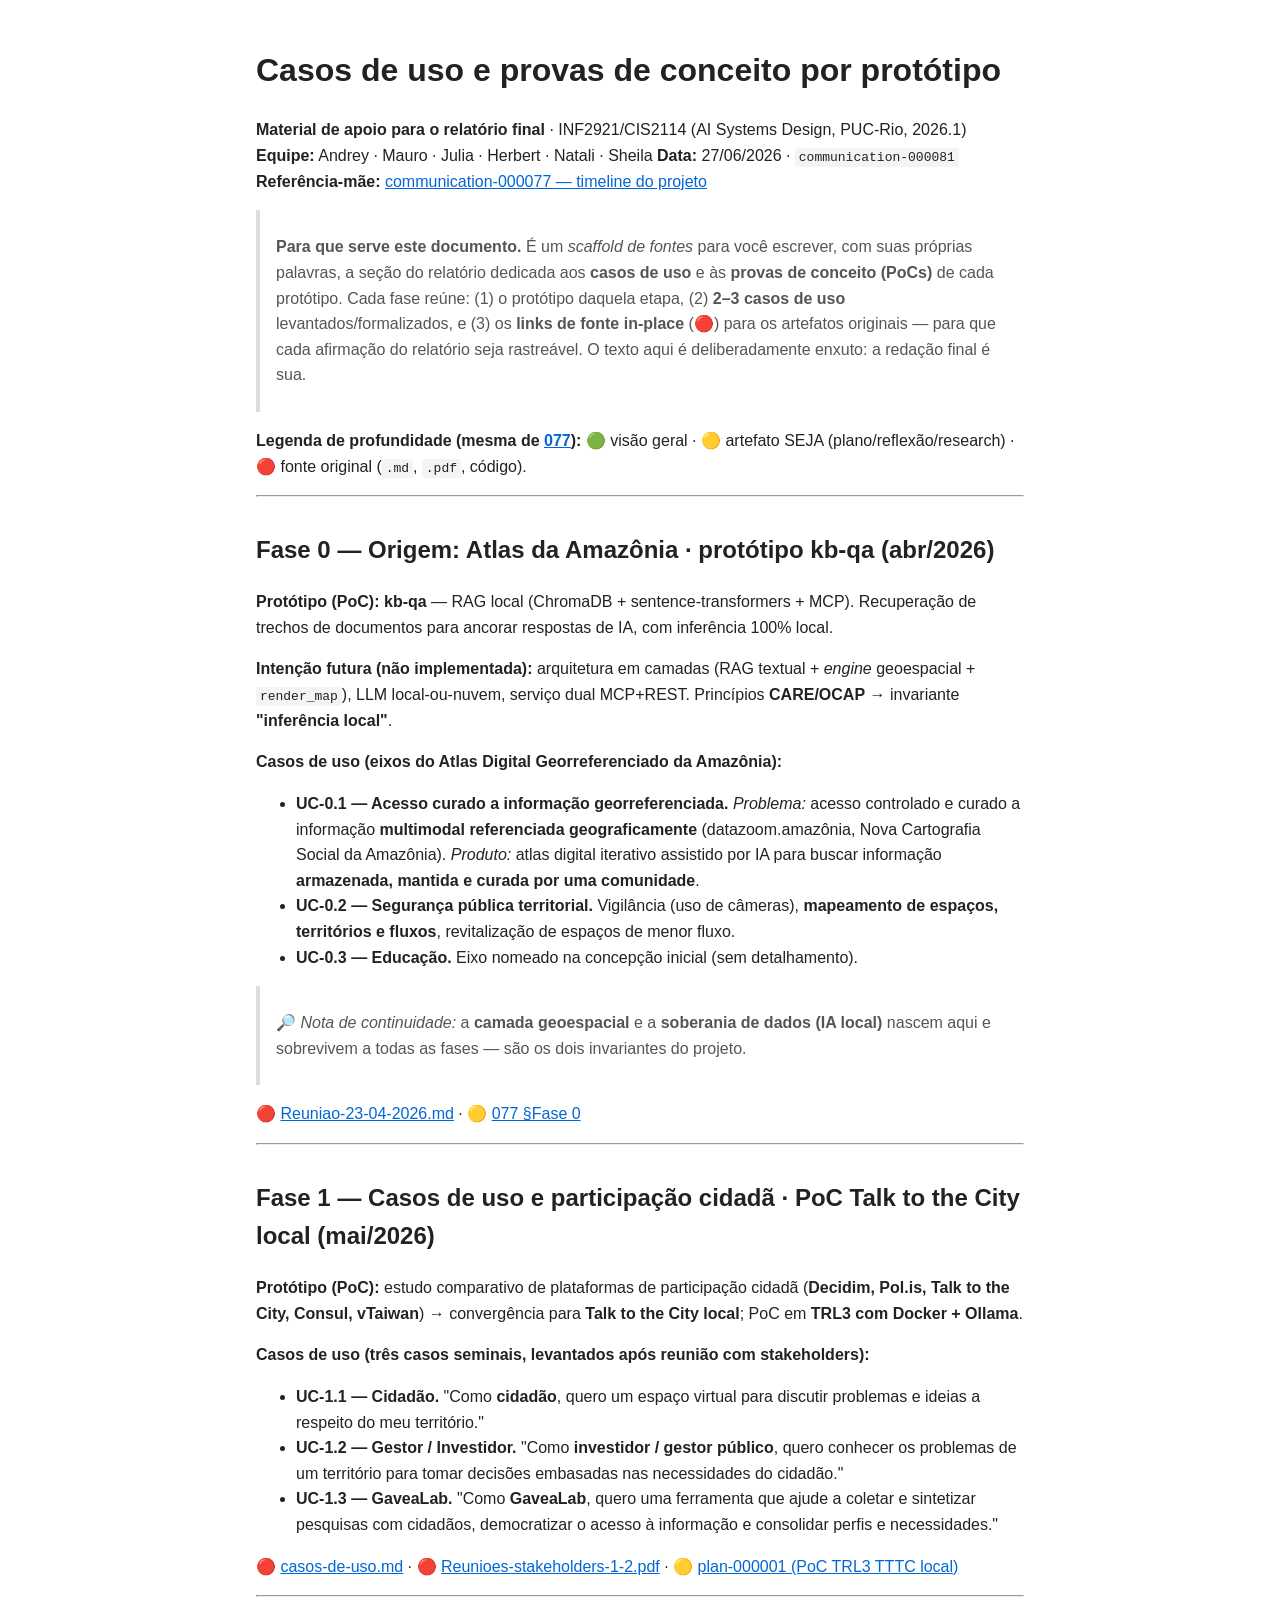
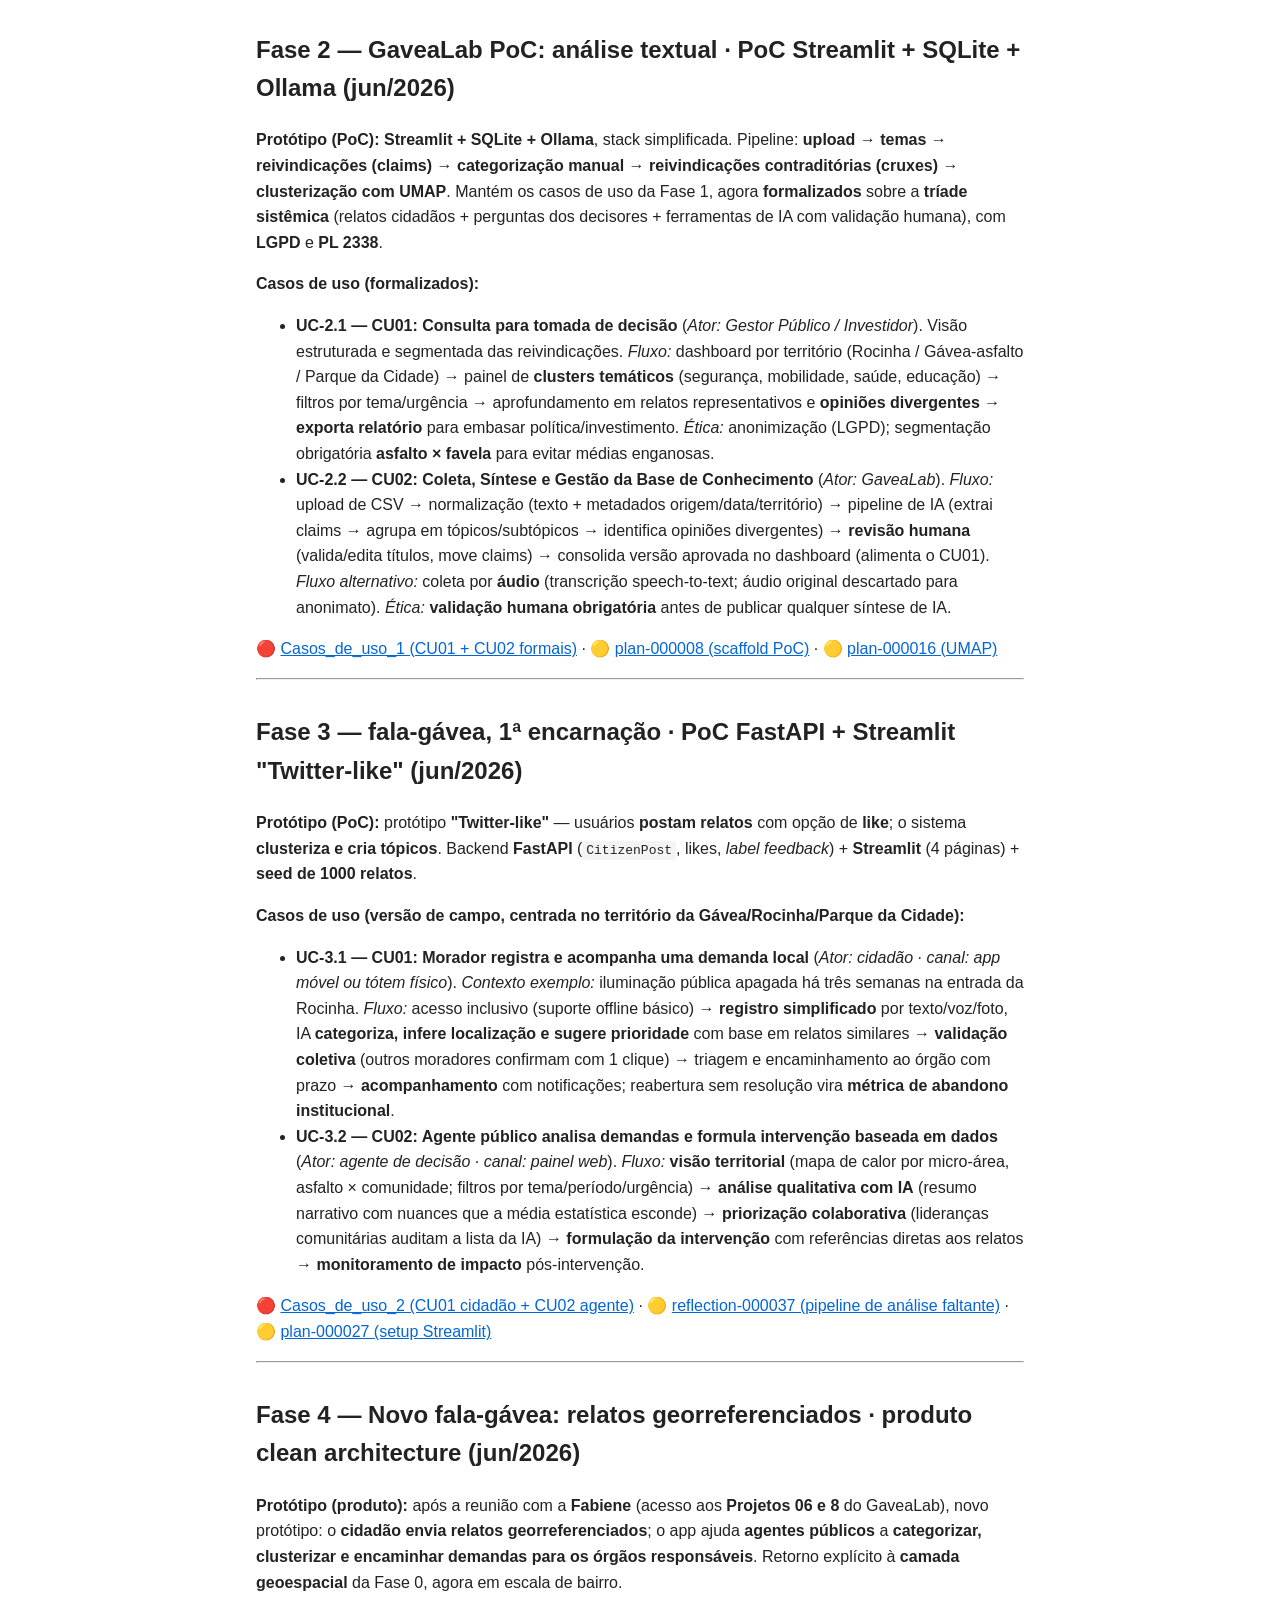
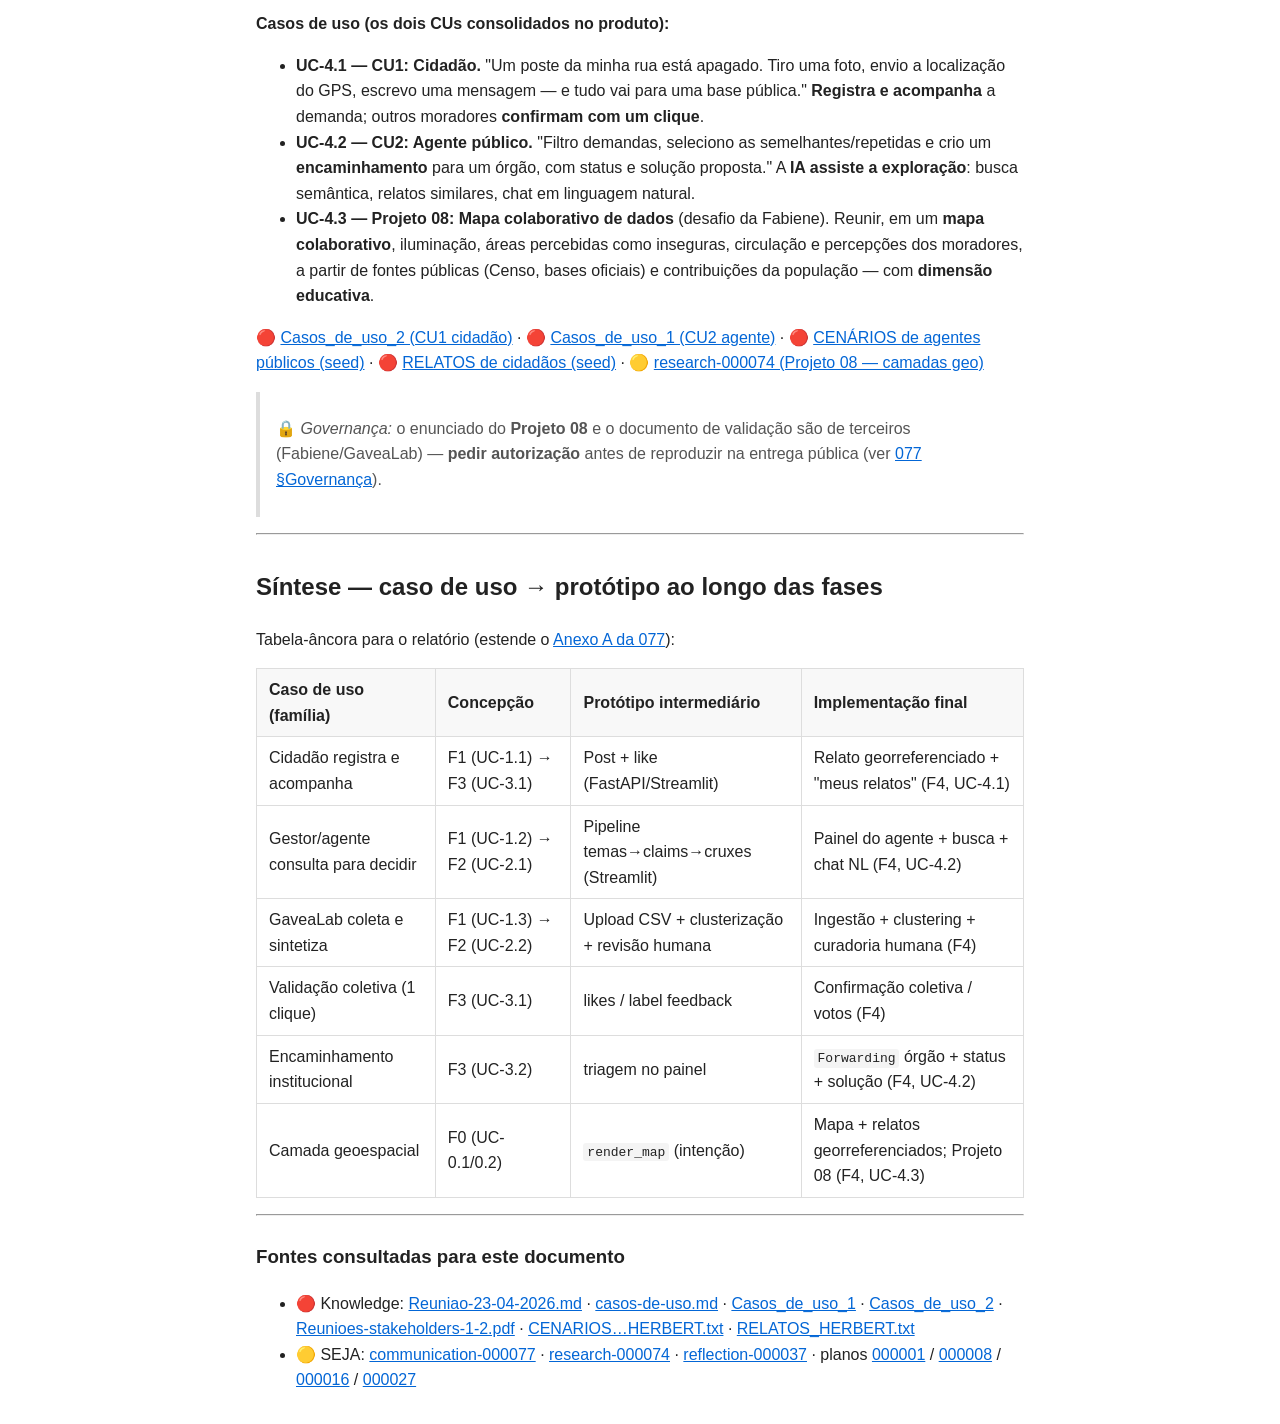
<file: _output/communication/2026-06-27/communication-000081-casos-de-uso-prototipos.html>
<!DOCTYPE html>
<html lang="en-US">
<head>
  <meta charset="utf-8">
  <meta name="viewport" content="width=device-width, initial-scale=1">
  <title>Communication 000081 Casos De Uso Prototipos</title>
  <style>
body {
  max-width: 48em;
  margin: 2em auto;
  padding: 0 1em;
  font-family: -apple-system, BlinkMacSystemFont, "Segoe UI", Roboto,
               Helvetica, Arial, sans-serif;
  line-height: 1.6;
  color: #222;
}
h1, h2, h3 { margin-top: 1.4em; }
code { background: #f4f4f4; padding: 0.15em 0.3em; border-radius: 3px; }
pre  { background: #f4f4f4; padding: 1em; overflow-x: auto; border-radius: 4px; }
pre code { background: none; padding: 0; }
table { border-collapse: collapse; width: 100%; margin: 1em 0; }
th, td { border: 1px solid #ddd; padding: 0.5em 0.75em; text-align: left; }
th { background: #f8f8f8; }
blockquote { border-left: 4px solid #ddd; margin: 1em 0; padding: 0.5em 1em; color: #555; }
a { color: #0366d6; }

  </style>
</head>
<body>

<h1 id="casos-de-uso-e-provas-de-conceito-por-prototipo">Casos de uso e provas de conceito por protótipo</h1>
<p><strong>Material de apoio para o relatório final</strong> · INF2921/CIS2114 (AI Systems Design, PUC-Rio, 2026.1)
<strong>Equipe:</strong> Andrey · Mauro · Julia · Herbert · Natali · Sheila
<strong>Data:</strong> 27/06/2026 · <code>communication-000081</code>
<strong>Referência-mãe:</strong> <a href="../2026-06-26/communication-000077-timeline-projeto.md">communication-000077 — timeline do projeto</a></p>
<blockquote>
<p><strong>Para que serve este documento.</strong> É um <em>scaffold de fontes</em> para você escrever, com suas próprias palavras, a seção do relatório dedicada aos <strong>casos de uso</strong> e às <strong>provas de conceito (PoCs)</strong> de cada protótipo. Cada fase reúne: (1) o protótipo daquela etapa, (2) <strong>2–3 casos de uso</strong> levantados/formalizados, e (3) os <strong>links de fonte in-place</strong> (🔴) para os artefatos originais — para que cada afirmação do relatório seja rastreável. O texto aqui é deliberadamente enxuto: a redação final é sua.</p>
</blockquote>
<p><strong>Legenda de profundidade (mesma de <a href="../2026-06-26/communication-000077-timeline-projeto.md">077</a>):</strong> 🟢 visão geral · 🟡 artefato SEJA (plano/reflexão/research) · 🔴 fonte original (<code>.md</code>, <code>.pdf</code>, código).</p>
<hr />
<h2 id="fase-0-origem-atlas-da-amazonia-prototipo-kb-qa-abr2026">Fase 0 — Origem: Atlas da Amazônia · protótipo <strong>kb-qa</strong> (abr/2026)</h2>
<p><strong>Protótipo (PoC):</strong> <strong>kb-qa</strong> — RAG local (ChromaDB + sentence-transformers + MCP). Recuperação de trechos de documentos para ancorar respostas de IA, com inferência 100% local.</p>
<p><strong>Intenção futura (não implementada):</strong> arquitetura em camadas (RAG textual + <em>engine</em> geoespacial + <code>render_map</code>), LLM local-ou-nuvem, serviço dual MCP+REST. Princípios <strong>CARE/OCAP</strong> → invariante <strong>"inferência local"</strong>.</p>
<p><strong>Casos de uso (eixos do Atlas Digital Georreferenciado da Amazônia):</strong></p>
<ul>
<li><strong>UC-0.1 — Acesso curado a informação georreferenciada.</strong> <em>Problema:</em> acesso controlado e curado a informação <strong>multimodal referenciada geograficamente</strong> (datazoom.amazônia, Nova Cartografia Social da Amazônia). <em>Produto:</em> atlas digital iterativo assistido por IA para buscar informação <strong>armazenada, mantida e curada por uma comunidade</strong>.</li>
<li><strong>UC-0.2 — Segurança pública territorial.</strong> Vigilância (uso de câmeras), <strong>mapeamento de espaços, territórios e fluxos</strong>, revitalização de espaços de menor fluxo.</li>
<li><strong>UC-0.3 — Educação.</strong> Eixo nomeado na concepção inicial (sem detalhamento).</li>
</ul>
<blockquote>
<p>🔎 <em>Nota de continuidade:</em> a <strong>camada geoespacial</strong> e a <strong>soberania de dados (IA local)</strong> nascem aqui e sobrevivem a todas as fases — são os dois invariantes do projeto.</p>
</blockquote>
<p>🔴 <a href="../../../knowledge/Reuniao-23-04-2026.md">Reuniao-23-04-2026.md</a> · 🟡 <a href="../2026-06-26/communication-000077-timeline-projeto.md#fase-0">077 §Fase 0</a></p>
<hr />
<h2 id="fase-1-casos-de-uso-e-participacao-cidada-poc-talk-to-the-city-local-mai2026">Fase 1 — Casos de uso e participação cidadã · PoC <strong>Talk to the City local</strong> (mai/2026)</h2>
<p><strong>Protótipo (PoC):</strong> estudo comparativo de plataformas de participação cidadã (<strong>Decidim, Pol.is, Talk to the City, Consul, vTaiwan</strong>) → convergência para <strong>Talk to the City local</strong>; PoC em <strong>TRL3 com Docker + Ollama</strong>.</p>
<p><strong>Casos de uso (três casos seminais, levantados após reunião com stakeholders):</strong></p>
<ul>
<li><strong>UC-1.1 — Cidadão.</strong> "Como <strong>cidadão</strong>, quero um espaço virtual para discutir problemas e ideias a respeito do meu território."</li>
<li><strong>UC-1.2 — Gestor / Investidor.</strong> "Como <strong>investidor / gestor público</strong>, quero conhecer os problemas de um território para tomar decisões embasadas nas necessidades do cidadão."</li>
<li><strong>UC-1.3 — GaveaLab.</strong> "Como <strong>GaveaLab</strong>, quero uma ferramenta que ajude a coletar e sintetizar pesquisas com cidadãos, democratizar o acesso à informação e consolidar perfis e necessidades."</li>
</ul>
<p>🔴 <a href="../../../knowledge/casos-de-uso.md">casos-de-uso.md</a> · 🔴 <a href="../../../knowledge/Reunioes-stakeholders-1-2.pdf">Reunioes-stakeholders-1-2.pdf</a> · 🟡 <a href="../../plans/plan-000001-trl3-poc-tttc-local-ollama.md">plan-000001 (PoC TRL3 TTTC local)</a></p>
<hr />
<h2 id="fase-2-gavealab-poc-analise-textual-poc-streamlit-sqlite-ollama-jun2026">Fase 2 — GaveaLab PoC: análise textual · PoC <strong>Streamlit + SQLite + Ollama</strong> (jun/2026)</h2>
<p><strong>Protótipo (PoC):</strong> <strong>Streamlit + SQLite + Ollama</strong>, stack simplificada. Pipeline: <strong>upload → temas → reivindicações (claims) → categorização manual → reivindicações contraditórias (cruxes) → clusterização com UMAP</strong>. Mantém os casos de uso da Fase 1, agora <strong>formalizados</strong> sobre a <strong>tríade sistêmica</strong> (relatos cidadãos + perguntas dos decisores + ferramentas de IA com validação humana), com <strong>LGPD</strong> e <strong>PL 2338</strong>.</p>
<p><strong>Casos de uso (formalizados):</strong></p>
<ul>
<li><strong>UC-2.1 — CU01: Consulta para tomada de decisão</strong> (<em>Ator: Gestor Público / Investidor</em>). Visão estruturada e segmentada das reivindicações. <em>Fluxo:</em> dashboard por território (Rocinha / Gávea-asfalto / Parque da Cidade) → painel de <strong>clusters temáticos</strong> (segurança, mobilidade, saúde, educação) → filtros por tema/urgência → aprofundamento em relatos representativos e <strong>opiniões divergentes</strong> → <strong>exporta relatório</strong> para embasar política/investimento. <em>Ética:</em> anonimização (LGPD); segmentação obrigatória <strong>asfalto × favela</strong> para evitar médias enganosas.</li>
<li><strong>UC-2.2 — CU02: Coleta, Síntese e Gestão da Base de Conhecimento</strong> (<em>Ator: GaveaLab</em>). <em>Fluxo:</em> upload de CSV → normalização (texto + metadados origem/data/território) → pipeline de IA (extrai claims → agrupa em tópicos/subtópicos → identifica opiniões divergentes) → <strong>revisão humana</strong> (valida/edita títulos, move claims) → consolida versão aprovada no dashboard (alimenta o CU01). <em>Fluxo alternativo:</em> coleta por <strong>áudio</strong> (transcrição speech-to-text; áudio original descartado para anonimato). <em>Ética:</em> <strong>validação humana obrigatória</strong> antes de publicar qualquer síntese de IA.</li>
</ul>
<p>🔴 <a href="../../../knowledge/Casos_de_uso_10-06-2026_1.md">Casos_de_uso_1 (CU01 + CU02 formais)</a> · 🟡 <a href="../../plans/plan-000008-gavealab-poc-scaffold.md">plan-000008 (scaffold PoC)</a> · 🟡 <a href="../../plans/plan-000016-gavealab-poc-umap-visualization.md">plan-000016 (UMAP)</a></p>
<hr />
<h2 id="fase-3-fala-gavea-1a-encarnacao-poc-fastapi-streamlit-twitter-like-jun2026">Fase 3 — fala-gávea, 1ª encarnação · PoC <strong>FastAPI + Streamlit "Twitter-like"</strong> (jun/2026)</h2>
<p><strong>Protótipo (PoC):</strong> protótipo <strong>"Twitter-like"</strong> — usuários <strong>postam relatos</strong> com opção de <strong>like</strong>; o sistema <strong>clusteriza e cria tópicos</strong>. Backend <strong>FastAPI</strong> (<code>CitizenPost</code>, likes, <em>label feedback</em>) + <strong>Streamlit</strong> (4 páginas) + <strong>seed de 1000 relatos</strong>.</p>
<p><strong>Casos de uso (versão de campo, centrada no território da Gávea/Rocinha/Parque da Cidade):</strong></p>
<ul>
<li><strong>UC-3.1 — CU01: Morador registra e acompanha uma demanda local</strong> (<em>Ator: cidadão · canal: app móvel ou tótem físico</em>). <em>Contexto exemplo:</em> iluminação pública apagada há três semanas na entrada da Rocinha. <em>Fluxo:</em> acesso inclusivo (suporte offline básico) → <strong>registro simplificado</strong> por texto/voz/foto, IA <strong>categoriza, infere localização e sugere prioridade</strong> com base em relatos similares → <strong>validação coletiva</strong> (outros moradores confirmam com 1 clique) → triagem e encaminhamento ao órgão com prazo → <strong>acompanhamento</strong> com notificações; reabertura sem resolução vira <strong>métrica de abandono institucional</strong>.</li>
<li><strong>UC-3.2 — CU02: Agente público analisa demandas e formula intervenção baseada em dados</strong> (<em>Ator: agente de decisão · canal: painel web</em>). <em>Fluxo:</em> <strong>visão territorial</strong> (mapa de calor por micro-área, asfalto × comunidade; filtros por tema/período/urgência) → <strong>análise qualitativa com IA</strong> (resumo narrativo com nuances que a média estatística esconde) → <strong>priorização colaborativa</strong> (lideranças comunitárias auditam a lista da IA) → <strong>formulação da intervenção</strong> com referências diretas aos relatos → <strong>monitoramento de impacto</strong> pós-intervenção.</li>
</ul>
<p>🔴 <a href="../../../knowledge/Casos_de_uso_10-06-2026_2.md">Casos_de_uso_2 (CU01 cidadão + CU02 agente)</a> · 🟡 <a href="../../reflections/reflection-000037-fala-gavea-missing-analysis-pipeline.md">reflection-000037 (pipeline de análise faltante)</a> · 🟡 <a href="../../plans/plan-000027-fala-gavea-setup-streamlit.md">plan-000027 (setup Streamlit)</a></p>
<hr />
<h2 id="fase-4-novo-fala-gavea-relatos-georreferenciados-produto-clean-architecture-jun2026">Fase 4 — Novo fala-gávea: relatos georreferenciados · produto <strong>clean architecture</strong> (jun/2026)</h2>
<p><strong>Protótipo (produto):</strong> após a reunião com a <strong>Fabiene</strong> (acesso aos <strong>Projetos 06 e 8</strong> do GaveaLab), novo protótipo: o <strong>cidadão envia relatos georreferenciados</strong>; o app ajuda <strong>agentes públicos</strong> a <strong>categorizar, clusterizar e encaminhar demandas para os órgãos responsáveis</strong>. Retorno explícito à <strong>camada geoespacial</strong> da Fase 0, agora em escala de bairro.</p>
<p><strong>Casos de uso (os dois CUs consolidados no produto):</strong></p>
<ul>
<li><strong>UC-4.1 — CU1: Cidadão.</strong> "Um poste da minha rua está apagado. Tiro uma foto, envio a localização do GPS, escrevo uma mensagem — e tudo vai para uma base pública." <strong>Registra e acompanha</strong> a demanda; outros moradores <strong>confirmam com um clique</strong>.</li>
<li><strong>UC-4.2 — CU2: Agente público.</strong> "Filtro demandas, seleciono as semelhantes/repetidas e crio um <strong>encaminhamento</strong> para um órgão, com status e solução proposta." A <strong>IA assiste a exploração</strong>: busca semântica, relatos similares, chat em linguagem natural.</li>
<li><strong>UC-4.3 — Projeto 08: Mapa colaborativo de dados</strong> (desafio da Fabiene). Reunir, em um <strong>mapa colaborativo</strong>, iluminação, áreas percebidas como inseguras, circulação e percepções dos moradores, a partir de fontes públicas (Censo, bases oficiais) e contribuições da população — com <strong>dimensão educativa</strong>.</li>
</ul>
<p>🔴 <a href="../../../knowledge/Casos_de_uso_10-06-2026_2.md">Casos_de_uso_2 (CU1 cidadão)</a> · 🔴 <a href="../../../knowledge/Casos_de_uso_10-06-2026_1.md">Casos_de_uso_1 (CU2 agente)</a> · 🔴 <a href="../../../knowledge/CENARIOS_AGENTS_PUBLICOS_TOPICOS_HERBERT.txt">CENÁRIOS de agentes públicos (seed)</a> · 🔴 <a href="../../../knowledge/RELATOS_HERBERT.txt">RELATOS de cidadãos (seed)</a> · 🟡 <a href="../../research-logs/research-000074-camadas-georeferenciadas-fala-gavea.md">research-000074 (Projeto 08 — camadas geo)</a></p>
<blockquote>
<p>🔒 <em>Governança:</em> o enunciado do <strong>Projeto 08</strong> e o documento de validação são de terceiros (Fabiene/GaveaLab) — <strong>pedir autorização</strong> antes de reproduzir na entrega pública (ver <a href="../2026-06-26/communication-000077-timeline-projeto.md">077 §Governança</a>).</p>
</blockquote>
<hr />
<h2 id="sintese-caso-de-uso-prototipo-ao-longo-das-fases">Síntese — caso de uso → protótipo ao longo das fases</h2>
<p>Tabela-âncora para o relatório (estende o <a href="../2026-06-26/communication-000077-timeline-projeto.md">Anexo A da 077</a>):</p>
<table>
<thead>
<tr>
<th>Caso de uso (família)</th>
<th>Concepção</th>
<th>Protótipo intermediário</th>
<th>Implementação final</th>
</tr>
</thead>
<tbody>
<tr>
<td>Cidadão registra e acompanha</td>
<td>F1 (UC-1.1) → F3 (UC-3.1)</td>
<td>Post + like (FastAPI/Streamlit)</td>
<td>Relato georreferenciado + "meus relatos" (F4, UC-4.1)</td>
</tr>
<tr>
<td>Gestor/agente consulta para decidir</td>
<td>F1 (UC-1.2) → F2 (UC-2.1)</td>
<td>Pipeline temas→claims→cruxes (Streamlit)</td>
<td>Painel do agente + busca + chat NL (F4, UC-4.2)</td>
</tr>
<tr>
<td>GaveaLab coleta e sintetiza</td>
<td>F1 (UC-1.3) → F2 (UC-2.2)</td>
<td>Upload CSV + clusterização + revisão humana</td>
<td>Ingestão + clustering + curadoria humana (F4)</td>
</tr>
<tr>
<td>Validação coletiva (1 clique)</td>
<td>F3 (UC-3.1)</td>
<td>likes / label feedback</td>
<td>Confirmação coletiva / votos (F4)</td>
</tr>
<tr>
<td>Encaminhamento institucional</td>
<td>F3 (UC-3.2)</td>
<td>triagem no painel</td>
<td><code>Forwarding</code> órgão + status + solução (F4, UC-4.2)</td>
</tr>
<tr>
<td>Camada geoespacial</td>
<td>F0 (UC-0.1/0.2)</td>
<td><code>render_map</code> (intenção)</td>
<td>Mapa + relatos georreferenciados; Projeto 08 (F4, UC-4.3)</td>
</tr>
</tbody>
</table>
<hr />
<h3 id="fontes-consultadas-para-este-documento">Fontes consultadas para este documento</h3>
<ul>
<li>🔴 Knowledge: <a href="../../../knowledge/Reuniao-23-04-2026.md">Reuniao-23-04-2026.md</a> · <a href="../../../knowledge/casos-de-uso.md">casos-de-uso.md</a> · <a href="../../../knowledge/Casos_de_uso_10-06-2026_1.md">Casos_de_uso_1</a> · <a href="../../../knowledge/Casos_de_uso_10-06-2026_2.md">Casos_de_uso_2</a> · <a href="../../../knowledge/Reunioes-stakeholders-1-2.pdf">Reunioes-stakeholders-1-2.pdf</a> · <a href="../../../knowledge/CENARIOS_AGENTS_PUBLICOS_TOPICOS_HERBERT.txt">CENARIOS…HERBERT.txt</a> · <a href="../../../knowledge/RELATOS_HERBERT.txt">RELATOS_HERBERT.txt</a></li>
<li>🟡 SEJA: <a href="../2026-06-26/communication-000077-timeline-projeto.md">communication-000077</a> · <a href="../../research-logs/research-000074-camadas-georeferenciadas-fala-gavea.md">research-000074</a> · <a href="../../reflections/reflection-000037-fala-gavea-missing-analysis-pipeline.md">reflection-000037</a> · planos <a href="../../plans/plan-000001-trl3-poc-tttc-local-ollama.md">000001</a> / <a href="../../plans/plan-000008-gavealab-poc-scaffold.md">000008</a> / <a href="../../plans/plan-000016-gavealab-poc-umap-visualization.md">000016</a> / <a href="../../plans/plan-000027-fala-gavea-setup-streamlit.md">000027</a></li>
</ul>

</body>
</html>
</file>
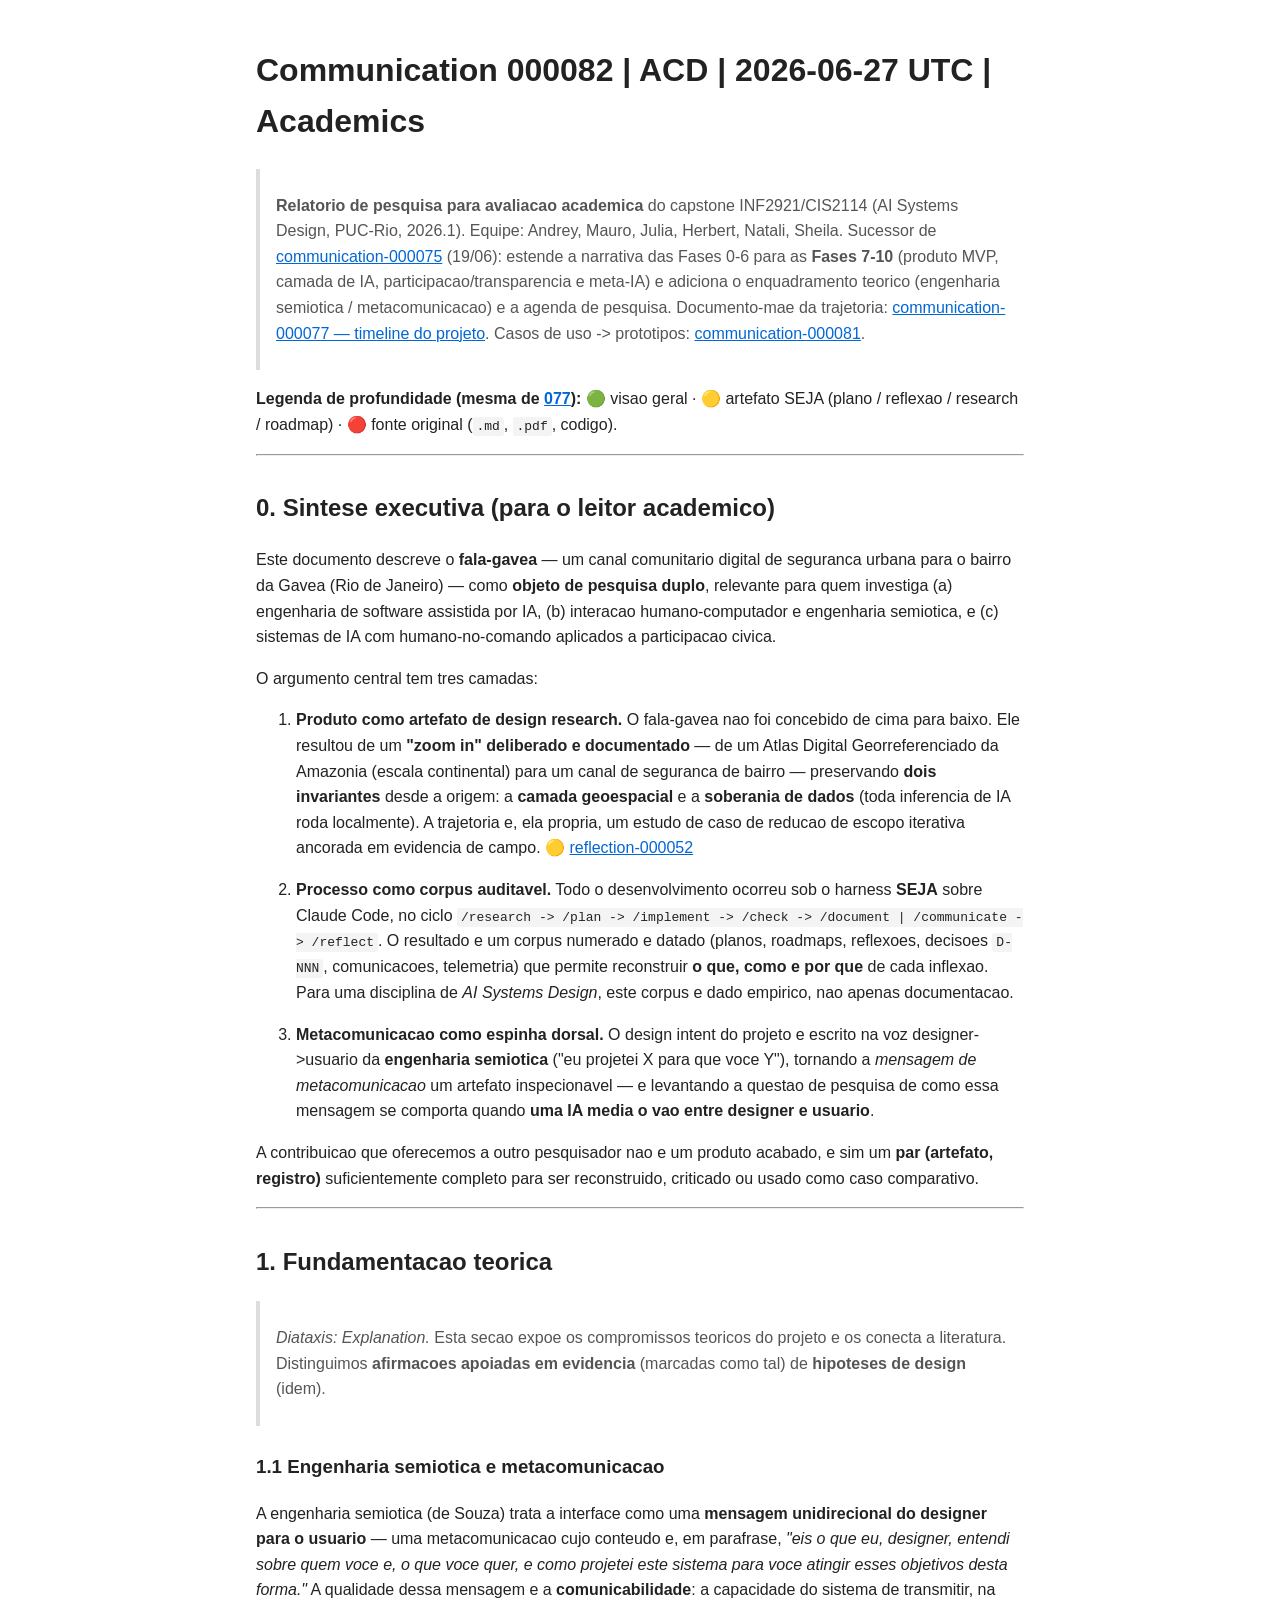
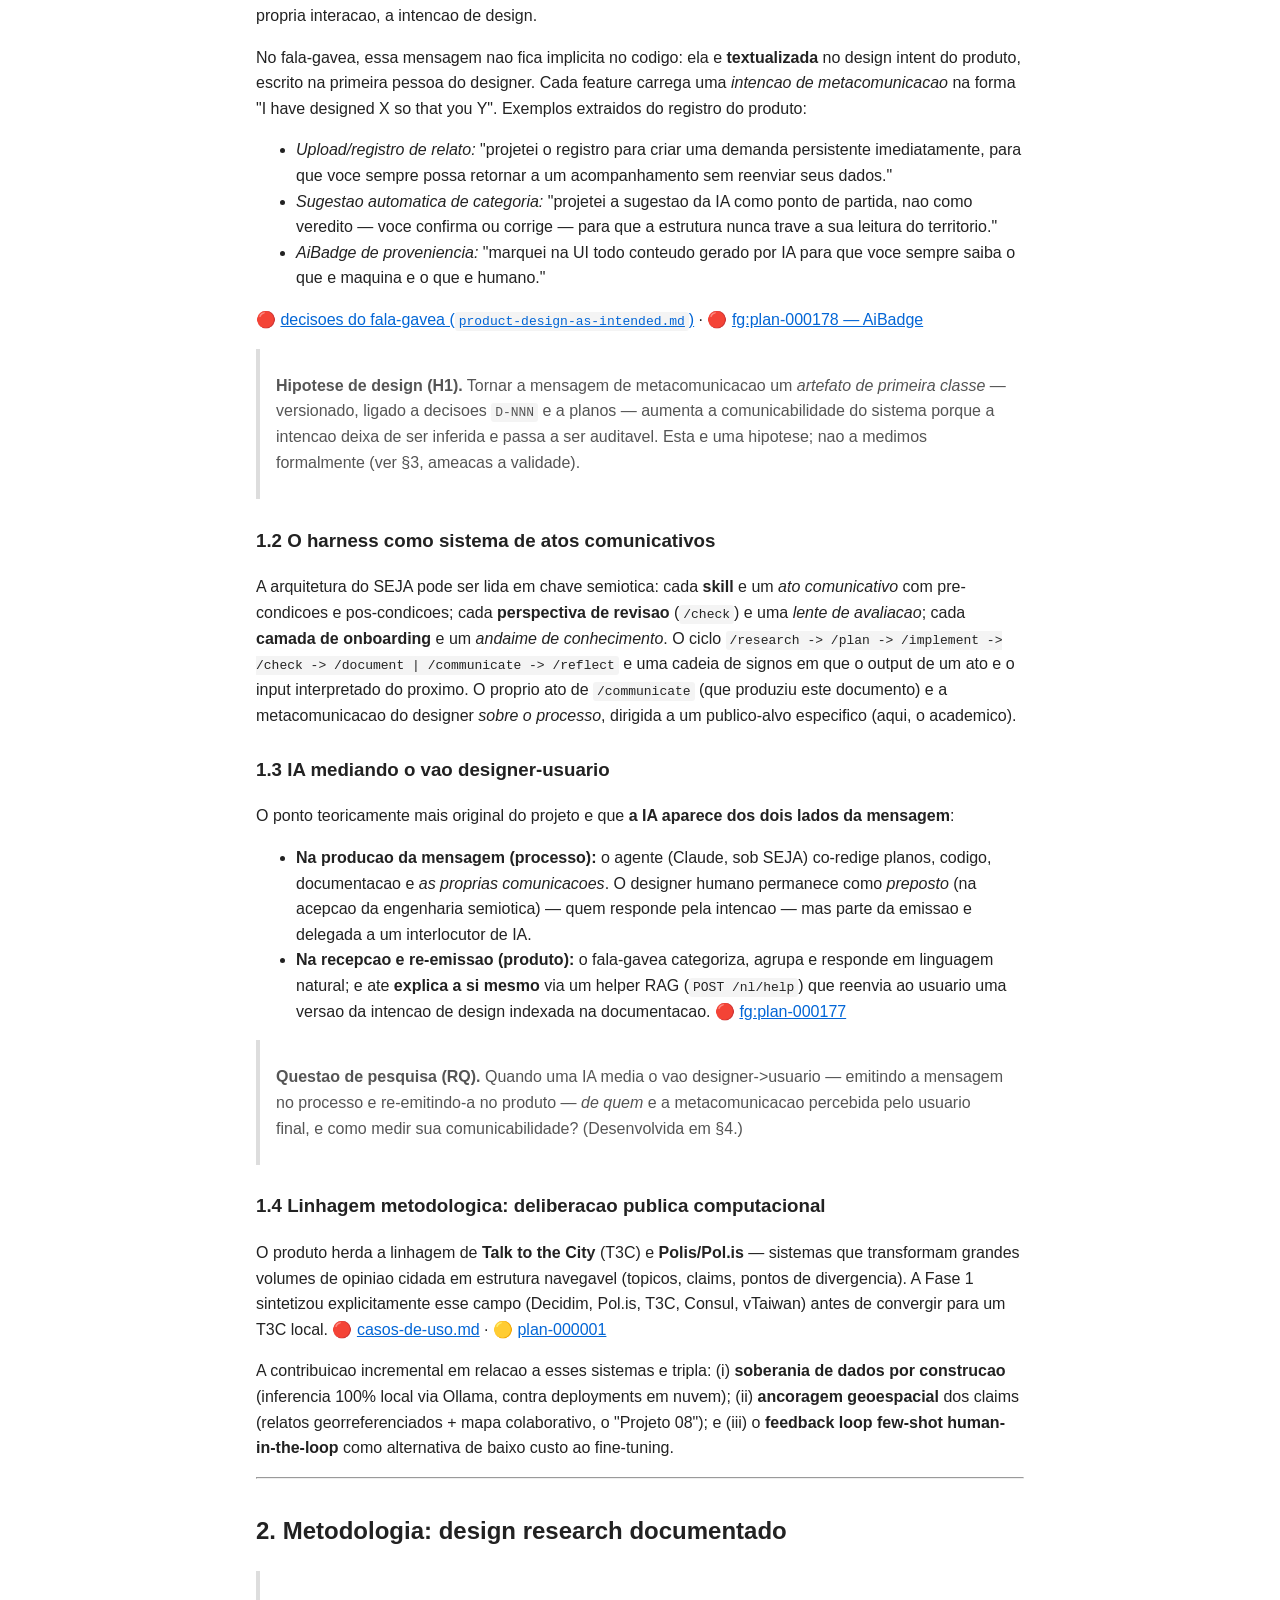
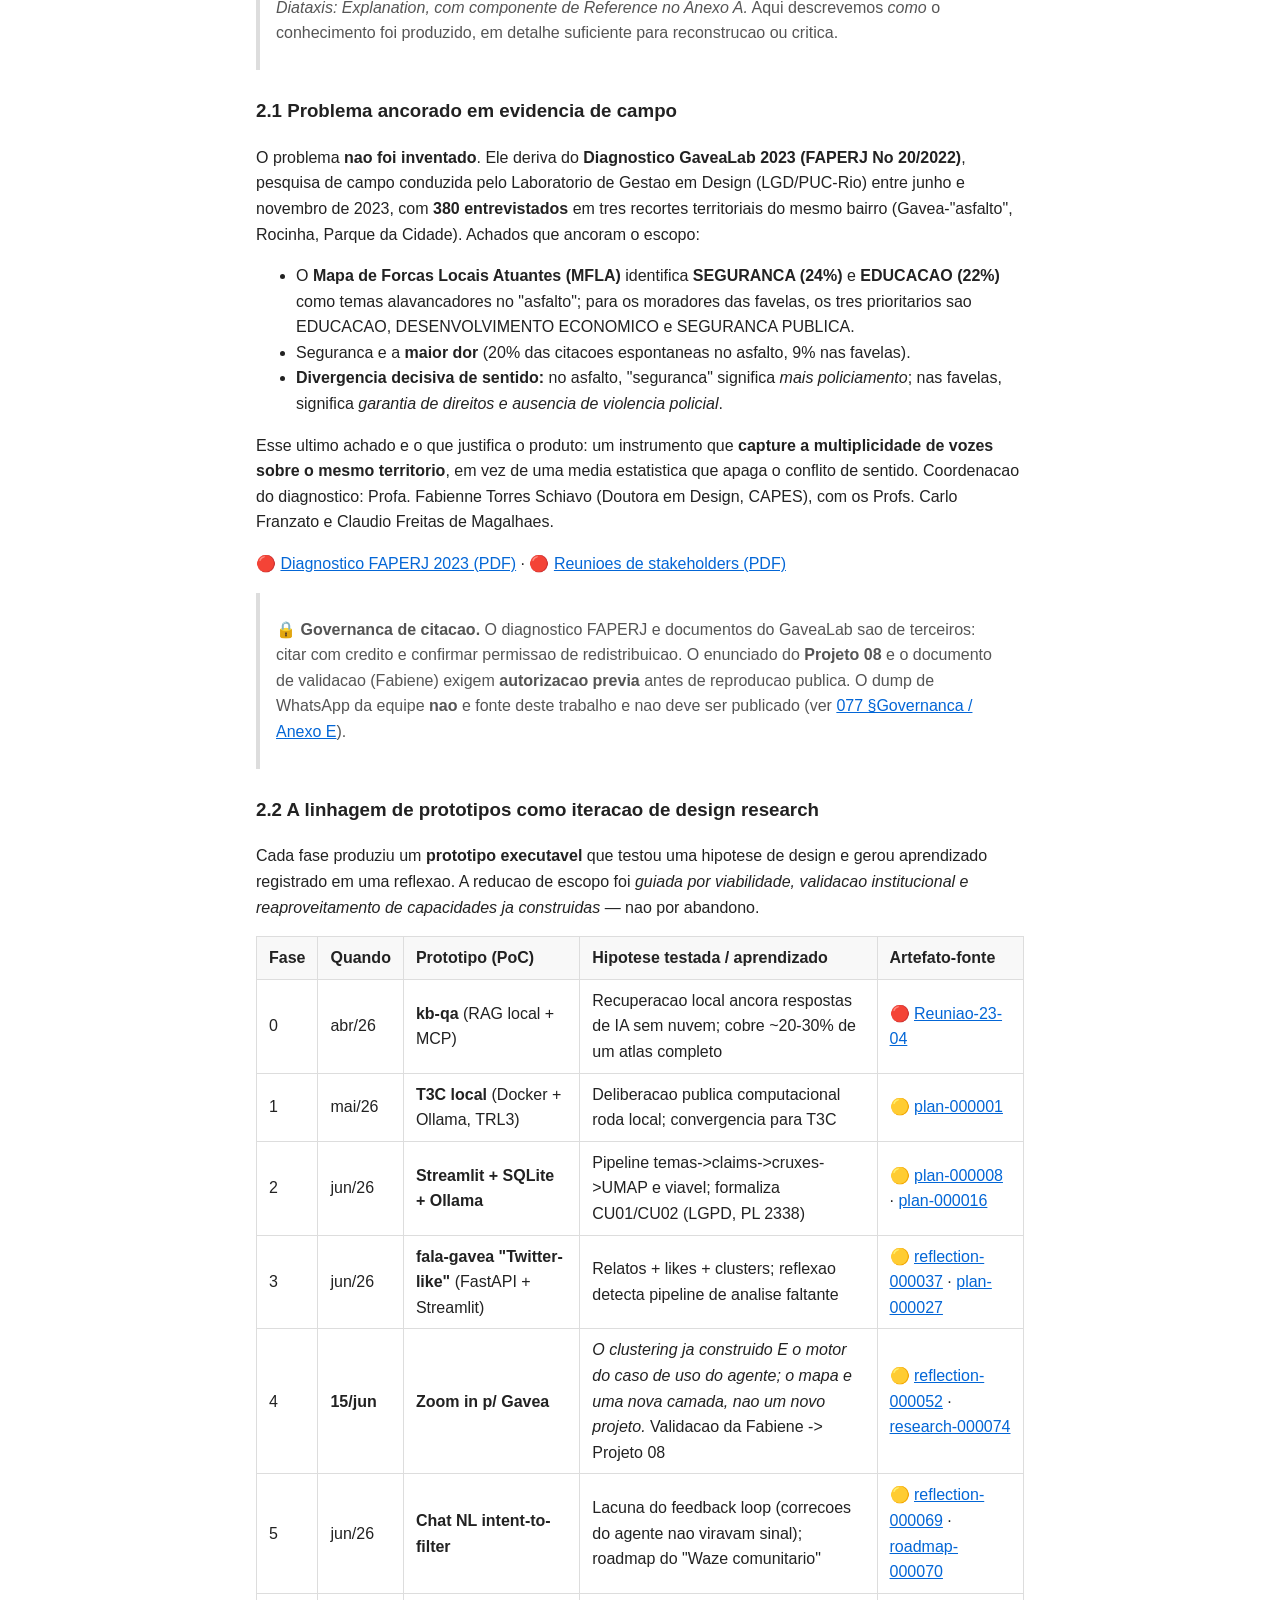
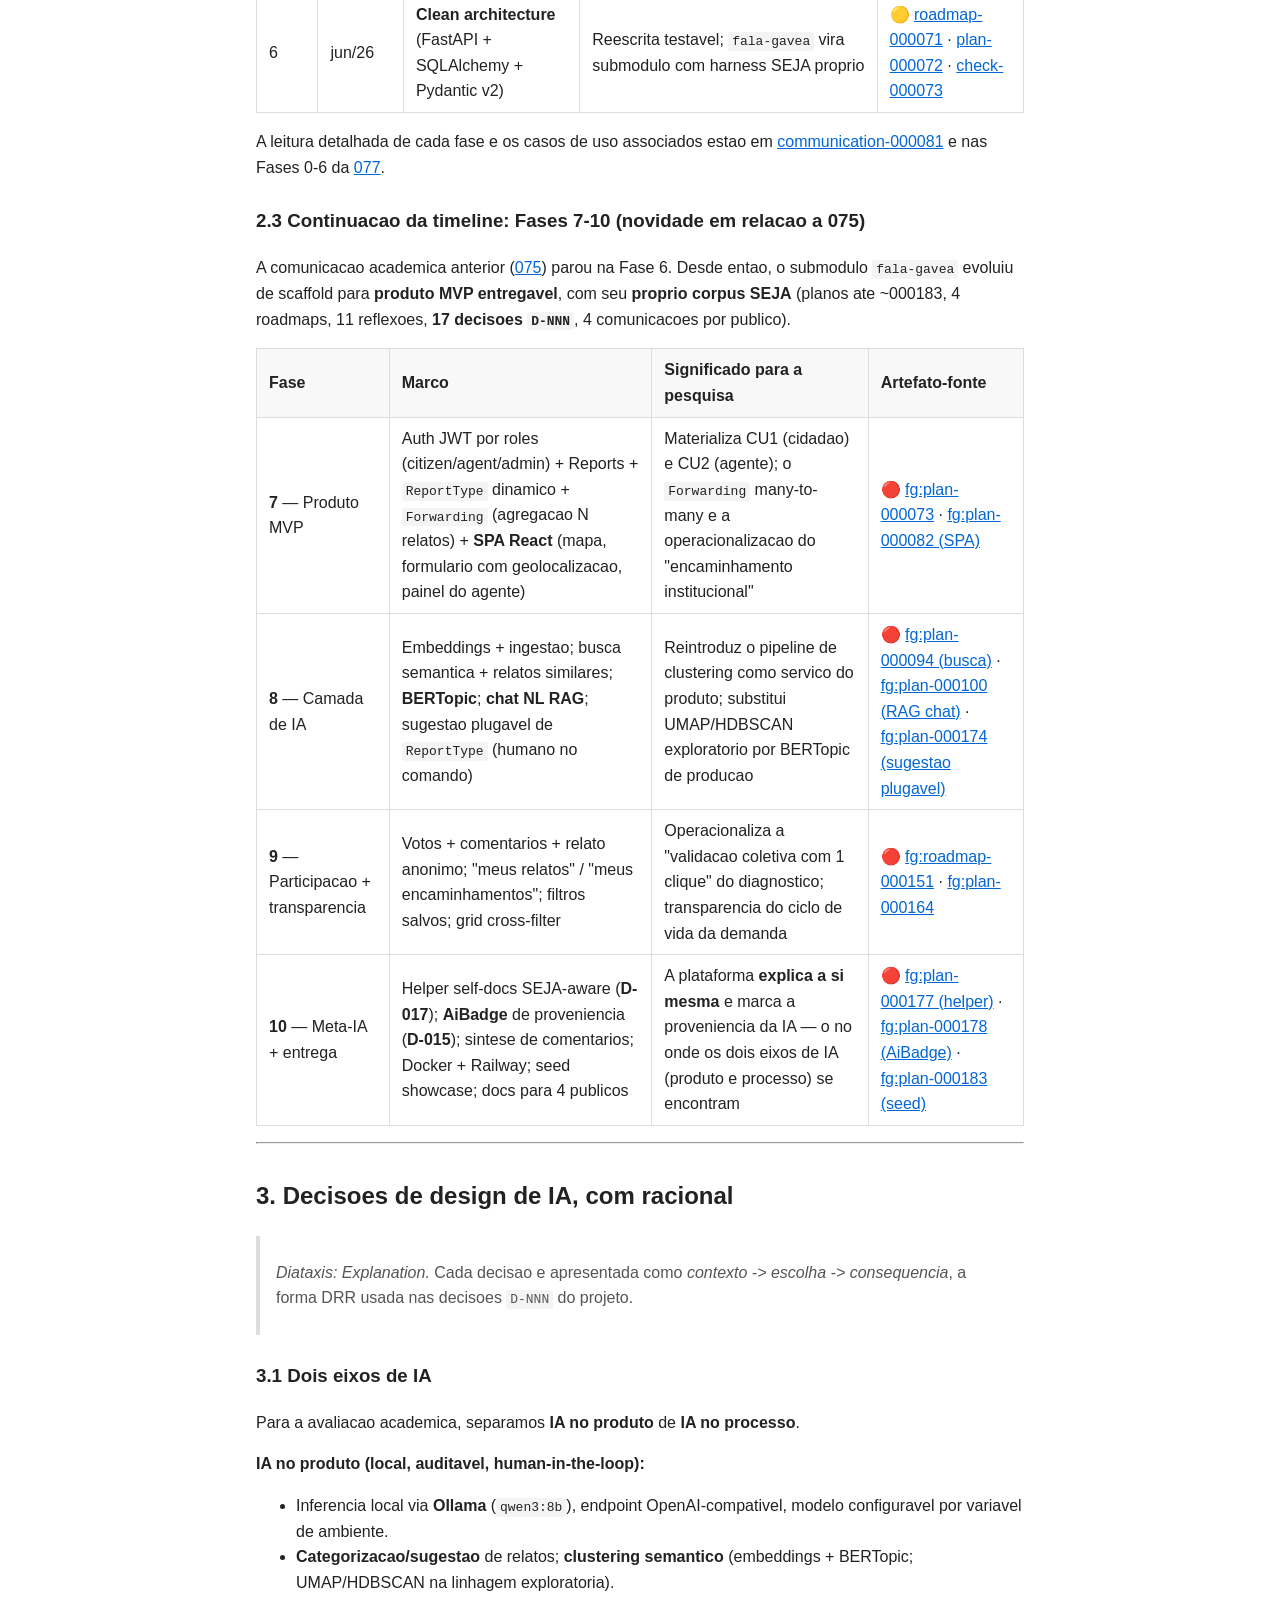
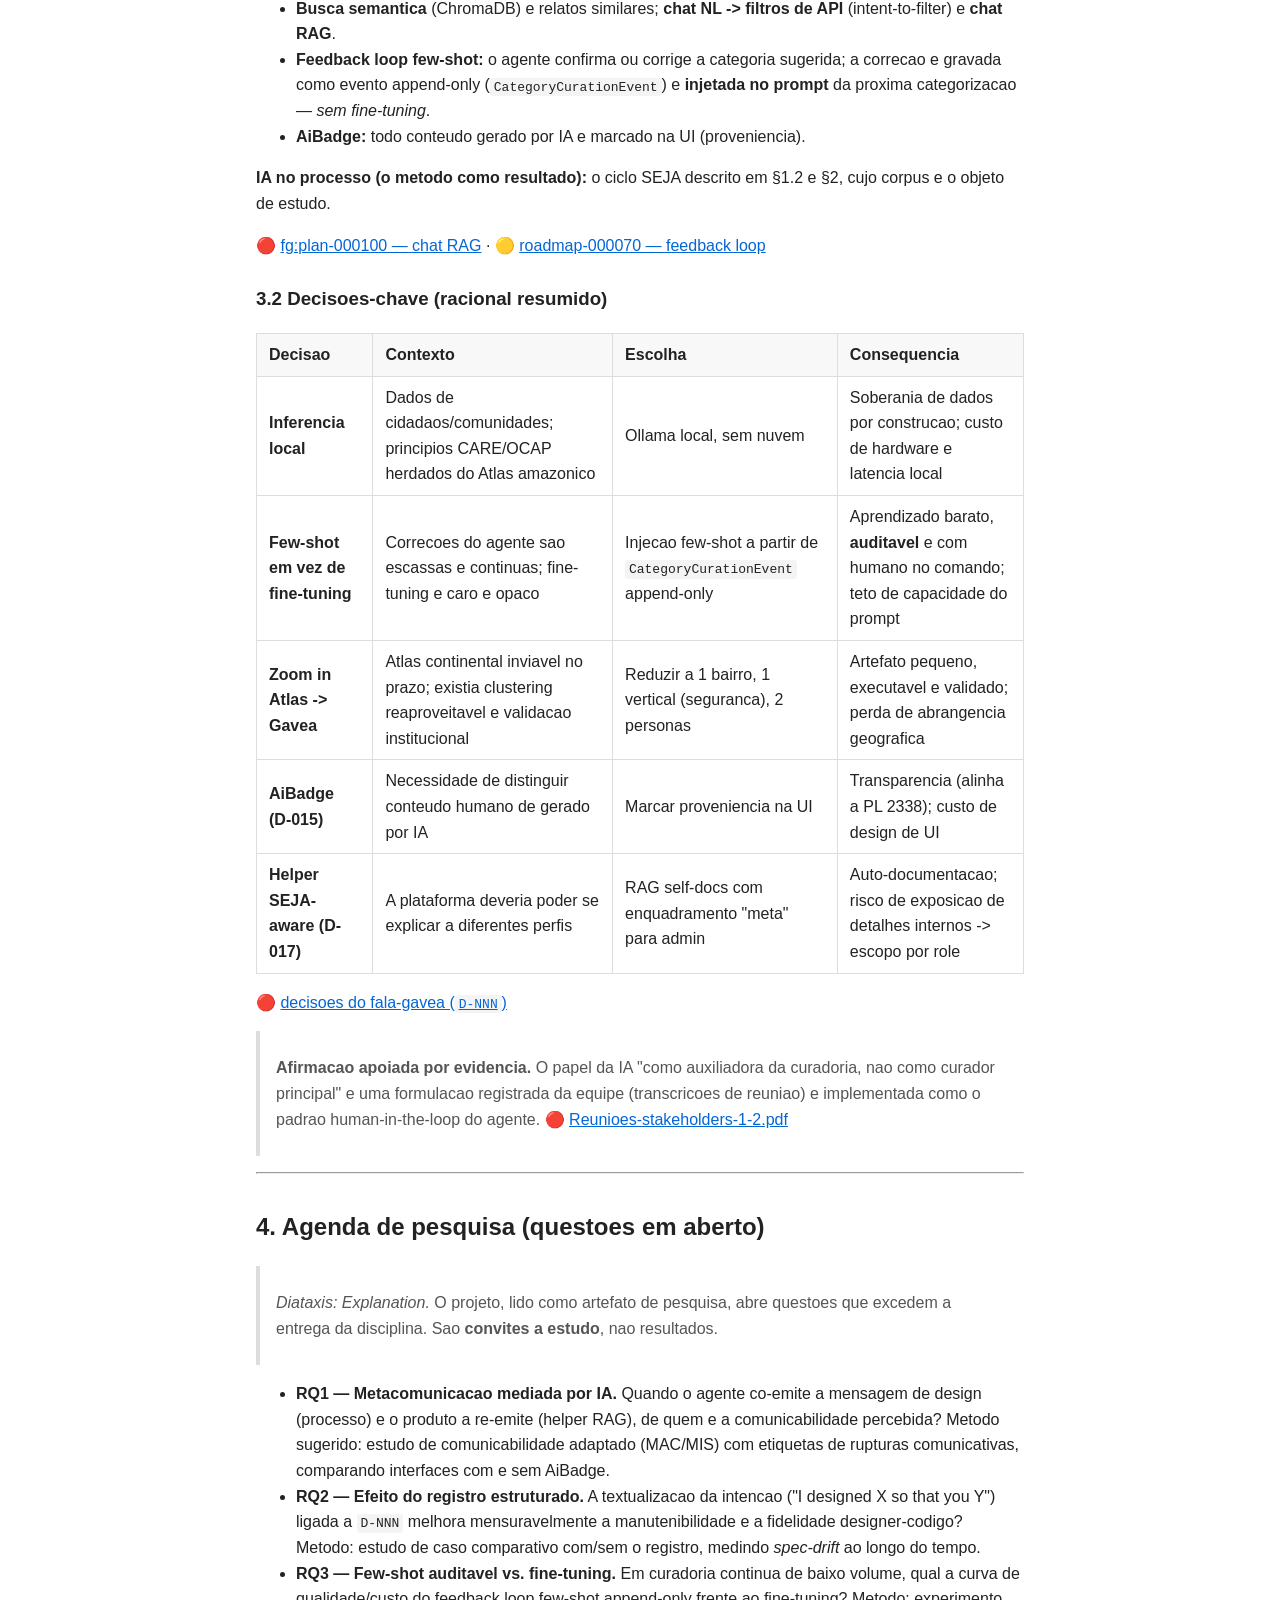
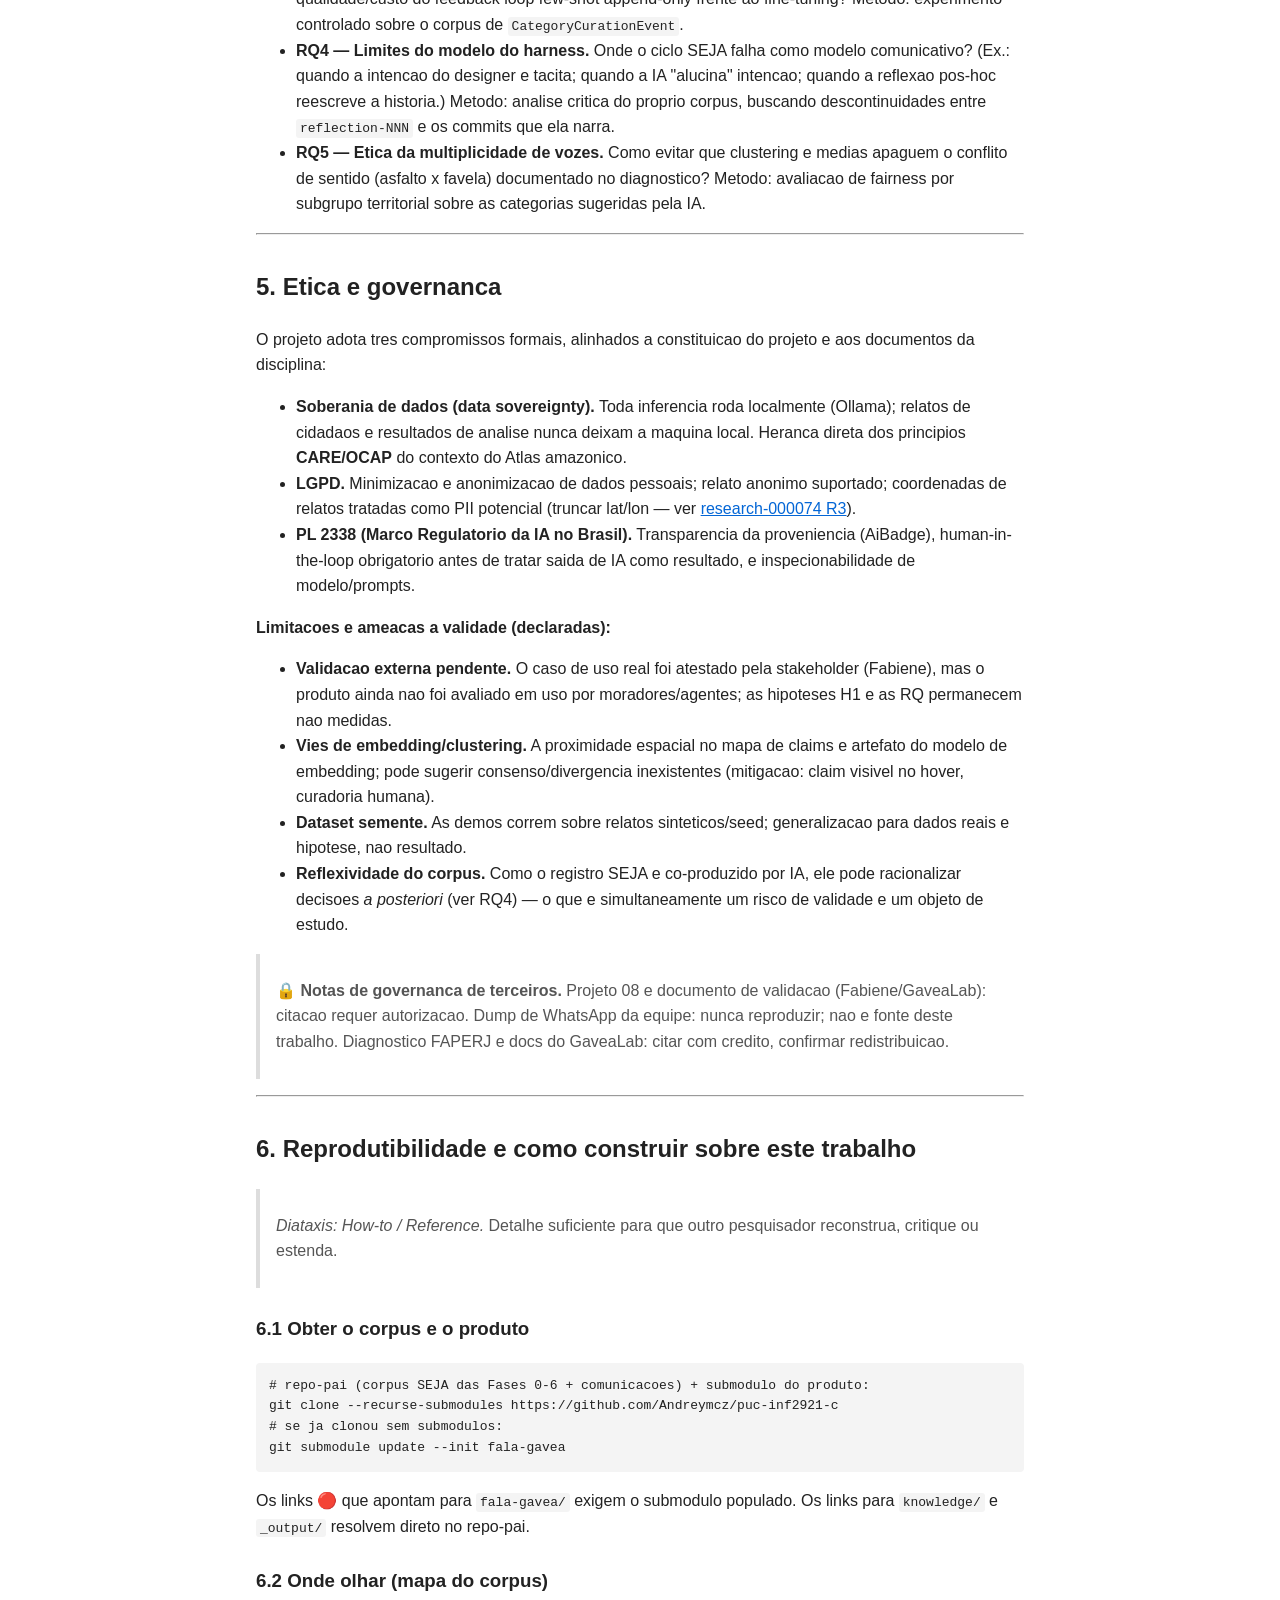
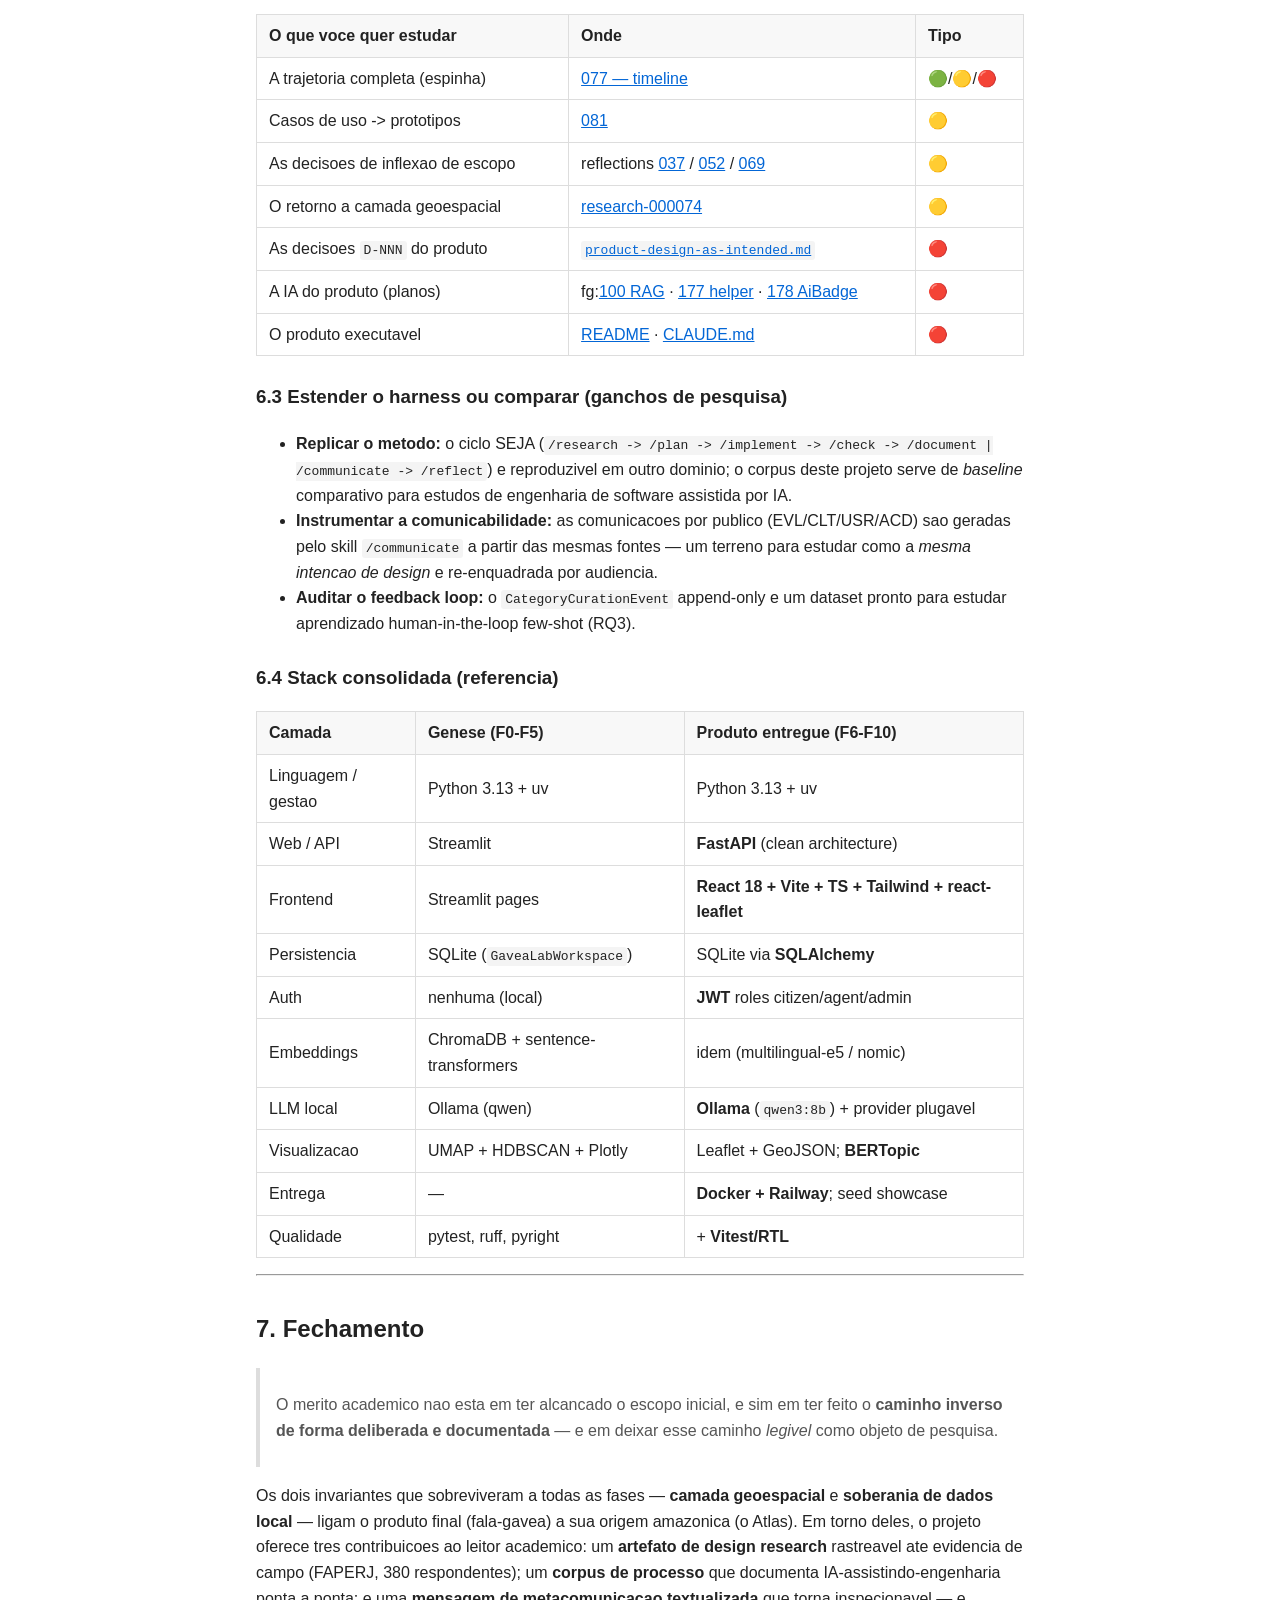
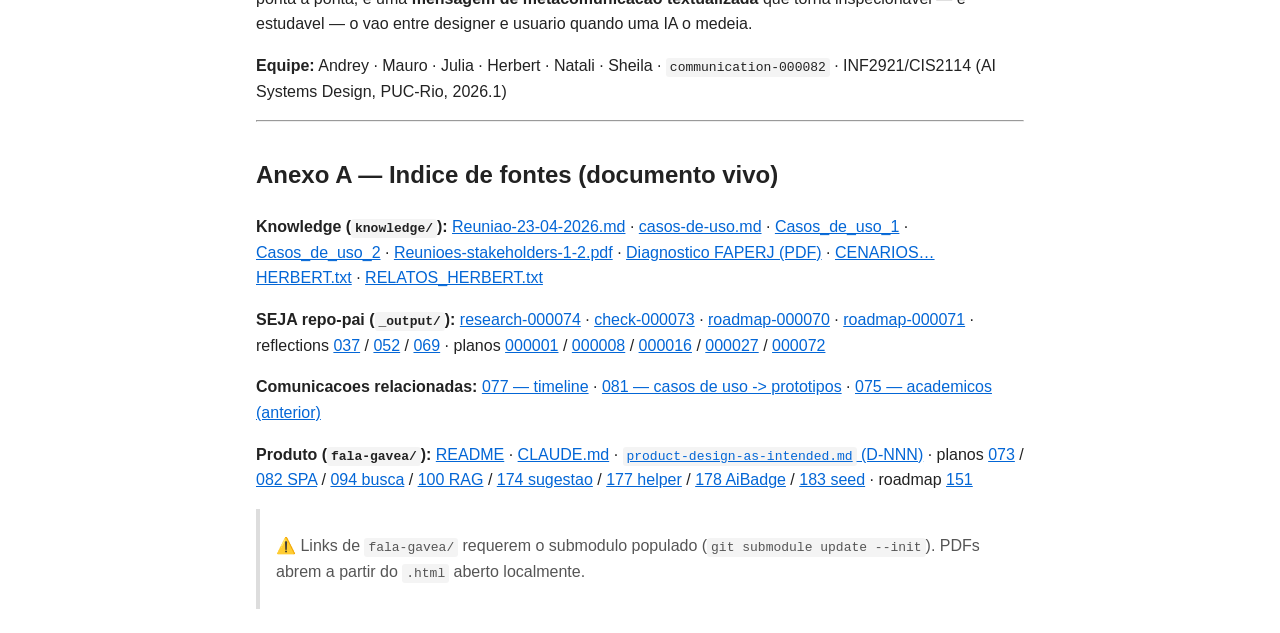
<file: _output/communication/2026-06-27/communication-000082-academics.html>
<!DOCTYPE html>
<html lang="en-US">
<head>
  <meta charset="utf-8">
  <meta name="viewport" content="width=device-width, initial-scale=1">
  <title>Communication 000082 Academics</title>
  <style>
body {
  max-width: 48em;
  margin: 2em auto;
  padding: 0 1em;
  font-family: -apple-system, BlinkMacSystemFont, "Segoe UI", Roboto,
               Helvetica, Arial, sans-serif;
  line-height: 1.6;
  color: #222;
}
h1, h2, h3 { margin-top: 1.4em; }
code { background: #f4f4f4; padding: 0.15em 0.3em; border-radius: 3px; }
pre  { background: #f4f4f4; padding: 1em; overflow-x: auto; border-radius: 4px; }
pre code { background: none; padding: 0; }
table { border-collapse: collapse; width: 100%; margin: 1em 0; }
th, td { border: 1px solid #ddd; padding: 0.5em 0.75em; text-align: left; }
th { background: #f8f8f8; }
blockquote { border-left: 4px solid #ddd; margin: 1em 0; padding: 0.5em 1em; color: #555; }
a { color: #0366d6; }

  </style>
</head>
<body>

<h1 id="communication-000082-acd-2026-06-27-utc-academics">Communication 000082 | ACD | 2026-06-27 UTC | Academics</h1>
<blockquote>
<p><strong>Relatorio de pesquisa para avaliacao academica</strong> do capstone INF2921/CIS2114 (AI Systems Design, PUC-Rio, 2026.1). Equipe: Andrey, Mauro, Julia, Herbert, Natali, Sheila.
Sucessor de <a href="../2026-06-19/communication-000075-academics.md">communication-000075</a> (19/06): estende a narrativa das Fases 0-6 para as <strong>Fases 7-10</strong> (produto MVP, camada de IA, participacao/transparencia e meta-IA) e adiciona o enquadramento teorico (engenharia semiotica / metacomunicacao) e a agenda de pesquisa.
Documento-mae da trajetoria: <a href="../2026-06-26/communication-000077-timeline-projeto.md">communication-000077 — timeline do projeto</a>. Casos de uso -&gt; prototipos: <a href="communication-000081-casos-de-uso-prototipos.md">communication-000081</a>.</p>
</blockquote>
<p><strong>Legenda de profundidade (mesma de <a href="../2026-06-26/communication-000077-timeline-projeto.md">077</a>):</strong> 🟢 visao geral · 🟡 artefato SEJA (plano / reflexao / research / roadmap) · 🔴 fonte original (<code>.md</code>, <code>.pdf</code>, codigo).</p>
<hr />
<h2 id="0-sintese-executiva-para-o-leitor-academico">0. Sintese executiva (para o leitor academico)</h2>
<p>Este documento descreve o <strong>fala-gavea</strong> — um canal comunitario digital de seguranca urbana para o bairro da Gavea (Rio de Janeiro) — como <strong>objeto de pesquisa duplo</strong>, relevante para quem investiga (a) engenharia de software assistida por IA, (b) interacao humano-computador e engenharia semiotica, e (c) sistemas de IA com humano-no-comando aplicados a participacao civica.</p>
<p>O argumento central tem tres camadas:</p>
<ol>
<li>
<p><strong>Produto como artefato de design research.</strong> O fala-gavea nao foi concebido de cima para baixo. Ele resultou de um <strong>"zoom in" deliberado e documentado</strong> — de um Atlas Digital Georreferenciado da Amazonia (escala continental) para um canal de seguranca de bairro — preservando <strong>dois invariantes</strong> desde a origem: a <strong>camada geoespacial</strong> e a <strong>soberania de dados</strong> (toda inferencia de IA roda localmente). A trajetoria e, ela propria, um estudo de caso de reducao de escopo iterativa ancorada em evidencia de campo. 🟡 <a href="../../reflections/reflection-000052-atlas-da-amazonia-zoom-in-gavea.md">reflection-000052</a></p>
</li>
<li>
<p><strong>Processo como corpus auditavel.</strong> Todo o desenvolvimento ocorreu sob o harness <strong>SEJA</strong> sobre Claude Code, no ciclo <code>/research -&gt; /plan -&gt; /implement -&gt; /check -&gt; /document | /communicate -&gt; /reflect</code>. O resultado e um corpus numerado e datado (planos, roadmaps, reflexoes, decisoes <code>D-NNN</code>, comunicacoes, telemetria) que permite reconstruir <strong>o que, como e por que</strong> de cada inflexao. Para uma disciplina de <em>AI Systems Design</em>, este corpus e dado empirico, nao apenas documentacao.</p>
</li>
<li>
<p><strong>Metacomunicacao como espinha dorsal.</strong> O design intent do projeto e escrito na voz designer-&gt;usuario da <strong>engenharia semiotica</strong> ("eu projetei X para que voce Y"), tornando a <em>mensagem de metacomunicacao</em> um artefato inspecionavel — e levantando a questao de pesquisa de como essa mensagem se comporta quando <strong>uma IA media o vao entre designer e usuario</strong>.</p>
</li>
</ol>
<p>A contribuicao que oferecemos a outro pesquisador nao e um produto acabado, e sim um <strong>par (artefato, registro)</strong> suficientemente completo para ser reconstruido, criticado ou usado como caso comparativo.</p>
<hr />
<h2 id="1-fundamentacao-teorica">1. Fundamentacao teorica</h2>
<blockquote>
<p><em>Diataxis: Explanation.</em> Esta secao expoe os compromissos teoricos do projeto e os conecta a literatura. Distinguimos <strong>afirmacoes apoiadas em evidencia</strong> (marcadas como tal) de <strong>hipoteses de design</strong> (idem).</p>
</blockquote>
<h3 id="11-engenharia-semiotica-e-metacomunicacao">1.1 Engenharia semiotica e metacomunicacao</h3>
<p>A engenharia semiotica (de Souza) trata a interface como uma <strong>mensagem unidirecional do designer para o usuario</strong> — uma metacomunicacao cujo conteudo e, em parafrase, <em>"eis o que eu, designer, entendi sobre quem voce e, o que voce quer, e como projetei este sistema para voce atingir esses objetivos desta forma."</em> A qualidade dessa mensagem e a <strong>comunicabilidade</strong>: a capacidade do sistema de transmitir, na propria interacao, a intencao de design.</p>
<p>No fala-gavea, essa mensagem nao fica implicita no codigo: ela e <strong>textualizada</strong> no design intent do produto, escrito na primeira pessoa do designer. Cada feature carrega uma <em>intencao de metacomunicacao</em> na forma "I have designed X so that you Y". Exemplos extraidos do registro do produto:</p>
<ul>
<li><em>Upload/registro de relato:</em> "projetei o registro para criar uma demanda persistente imediatamente, para que voce sempre possa retornar a um acompanhamento sem reenviar seus dados."</li>
<li><em>Sugestao automatica de categoria:</em> "projetei a sugestao da IA como ponto de partida, nao como veredito — voce confirma ou corrige — para que a estrutura nunca trave a sua leitura do territorio."</li>
<li><em>AiBadge de proveniencia:</em> "marquei na UI todo conteudo gerado por IA para que voce sempre saiba o que e maquina e o que e humano."</li>
</ul>
<p>🔴 <a href="../../../fala-gavea/product-design/project/product-design-as-intended.md">decisoes do fala-gavea (<code>product-design-as-intended.md</code>)</a> · 🔴 <a href="../../../fala-gavea/_output/plans/plan-000178-aibadge-provenance-marker.md">fg:plan-000178 — AiBadge</a></p>
<blockquote>
<p><strong>Hipotese de design (H1).</strong> Tornar a mensagem de metacomunicacao um <em>artefato de primeira classe</em> — versionado, ligado a decisoes <code>D-NNN</code> e a planos — aumenta a comunicabilidade do sistema porque a intencao deixa de ser inferida e passa a ser auditavel. Esta e uma hipotese; nao a medimos formalmente (ver §3, ameacas a validade).</p>
</blockquote>
<h3 id="12-o-harness-como-sistema-de-atos-comunicativos">1.2 O harness como sistema de atos comunicativos</h3>
<p>A arquitetura do SEJA pode ser lida em chave semiotica: cada <strong>skill</strong> e um <em>ato comunicativo</em> com pre-condicoes e pos-condicoes; cada <strong>perspectiva de revisao</strong> (<code>/check</code>) e uma <em>lente de avaliacao</em>; cada <strong>camada de onboarding</strong> e um <em>andaime de conhecimento</em>. O ciclo <code>/research -&gt; /plan -&gt; /implement -&gt; /check -&gt; /document | /communicate -&gt; /reflect</code> e uma cadeia de signos em que o output de um ato e o input interpretado do proximo. O proprio ato de <code>/communicate</code> (que produziu este documento) e a metacomunicacao do designer <em>sobre o processo</em>, dirigida a um publico-alvo especifico (aqui, o academico).</p>
<h3 id="13-ia-mediando-o-vao-designer-usuario">1.3 IA mediando o vao designer-usuario</h3>
<p>O ponto teoricamente mais original do projeto e que <strong>a IA aparece dos dois lados da mensagem</strong>:</p>
<ul>
<li><strong>Na producao da mensagem (processo):</strong> o agente (Claude, sob SEJA) co-redige planos, codigo, documentacao e <em>as proprias comunicacoes</em>. O designer humano permanece como <em>preposto</em> (na acepcao da engenharia semiotica) — quem responde pela intencao — mas parte da emissao e delegada a um interlocutor de IA.</li>
<li><strong>Na recepcao e re-emissao (produto):</strong> o fala-gavea categoriza, agrupa e responde em linguagem natural; e ate <strong>explica a si mesmo</strong> via um helper RAG (<code>POST /nl/help</code>) que reenvia ao usuario uma versao da intencao de design indexada na documentacao. 🔴 <a href="../../../fala-gavea/_output/plans/plan-000177-chat-helper-plataforma-rag-self-docs.md">fg:plan-000177</a></li>
</ul>
<blockquote>
<p><strong>Questao de pesquisa (RQ).</strong> Quando uma IA media o vao designer-&gt;usuario — emitindo a mensagem no processo e re-emitindo-a no produto — <em>de quem</em> e a metacomunicacao percebida pelo usuario final, e como medir sua comunicabilidade? (Desenvolvida em §4.)</p>
</blockquote>
<h3 id="14-linhagem-metodologica-deliberacao-publica-computacional">1.4 Linhagem metodologica: deliberacao publica computacional</h3>
<p>O produto herda a linhagem de <strong>Talk to the City</strong> (T3C) e <strong>Polis/Pol.is</strong> — sistemas que transformam grandes volumes de opiniao cidada em estrutura navegavel (topicos, claims, pontos de divergencia). A Fase 1 sintetizou explicitamente esse campo (Decidim, Pol.is, T3C, Consul, vTaiwan) antes de convergir para um T3C local. 🔴 <a href="../../../knowledge/casos-de-uso.md">casos-de-uso.md</a> · 🟡 <a href="../../plans/plan-000001-trl3-poc-tttc-local-ollama.md">plan-000001</a></p>
<p>A contribuicao incremental em relacao a esses sistemas e tripla: (i) <strong>soberania de dados por construcao</strong> (inferencia 100% local via Ollama, contra deployments em nuvem); (ii) <strong>ancoragem geoespacial</strong> dos claims (relatos georreferenciados + mapa colaborativo, o "Projeto 08"); e (iii) o <strong>feedback loop few-shot human-in-the-loop</strong> como alternativa de baixo custo ao fine-tuning.</p>
<hr />
<h2 id="2-metodologia-design-research-documentado">2. Metodologia: design research documentado</h2>
<blockquote>
<p><em>Diataxis: Explanation, com componente de Reference no Anexo A.</em> Aqui descrevemos <em>como</em> o conhecimento foi produzido, em detalhe suficiente para reconstrucao ou critica.</p>
</blockquote>
<h3 id="21-problema-ancorado-em-evidencia-de-campo">2.1 Problema ancorado em evidencia de campo</h3>
<p>O problema <strong>nao foi inventado</strong>. Ele deriva do <strong>Diagnostico GaveaLab 2023 (FAPERJ No 20/2022)</strong>, pesquisa de campo conduzida pelo Laboratorio de Gestao em Design (LGD/PUC-Rio) entre junho e novembro de 2023, com <strong>380 entrevistados</strong> em tres recortes territoriais do mesmo bairro (Gavea-"asfalto", Rocinha, Parque da Cidade). Achados que ancoram o escopo:</p>
<ul>
<li>O <strong>Mapa de Forcas Locais Atuantes (MFLA)</strong> identifica <strong>SEGURANCA (24%)</strong> e <strong>EDUCACAO (22%)</strong> como temas alavancadores no "asfalto"; para os moradores das favelas, os tres prioritarios sao EDUCACAO, DESENVOLVIMENTO ECONOMICO e SEGURANCA PUBLICA.</li>
<li>Seguranca e a <strong>maior dor</strong> (20% das citacoes espontaneas no asfalto, 9% nas favelas).</li>
<li><strong>Divergencia decisiva de sentido:</strong> no asfalto, "seguranca" significa <em>mais policiamento</em>; nas favelas, significa <em>garantia de direitos e ausencia de violencia policial</em>.</li>
</ul>
<p>Esse ultimo achado e o que justifica o produto: um instrumento que <strong>capture a multiplicidade de vozes sobre o mesmo territorio</strong>, em vez de uma media estatistica que apaga o conflito de sentido. Coordenacao do diagnostico: Profa. Fabienne Torres Schiavo (Doutora em Design, CAPES), com os Profs. Carlo Franzato e Claudio Freitas de Magalhaes.</p>
<p>🔴 <a href="../../../knowledge/Strategic%20Design%204%20Smart%20City%20Lab%20_Gavea%20Lab%20diagnostico_onepage.pdf">Diagnostico FAPERJ 2023 (PDF)</a> · 🔴 <a href="../../../knowledge/Reunioes-stakeholders-1-2.pdf">Reunioes de stakeholders (PDF)</a></p>
<blockquote>
<p>🔒 <strong>Governanca de citacao.</strong> O diagnostico FAPERJ e documentos do GaveaLab sao de terceiros: citar com credito e confirmar permissao de redistribuicao. O enunciado do <strong>Projeto 08</strong> e o documento de validacao (Fabiene) exigem <strong>autorizacao previa</strong> antes de reproducao publica. O dump de WhatsApp da equipe <strong>nao</strong> e fonte deste trabalho e nao deve ser publicado (ver <a href="../2026-06-26/communication-000077-timeline-projeto.md">077 §Governanca / Anexo E</a>).</p>
</blockquote>
<h3 id="22-a-linhagem-de-prototipos-como-iteracao-de-design-research">2.2 A linhagem de prototipos como iteracao de design research</h3>
<p>Cada fase produziu um <strong>prototipo executavel</strong> que testou uma hipotese de design e gerou aprendizado registrado em uma reflexao. A reducao de escopo foi <em>guiada por viabilidade, validacao institucional e reaproveitamento de capacidades ja construidas</em> — nao por abandono.</p>
<table>
<thead>
<tr>
<th>Fase</th>
<th>Quando</th>
<th>Prototipo (PoC)</th>
<th>Hipotese testada / aprendizado</th>
<th>Artefato-fonte</th>
</tr>
</thead>
<tbody>
<tr>
<td>0</td>
<td>abr/26</td>
<td><strong>kb-qa</strong> (RAG local + MCP)</td>
<td>Recuperacao local ancora respostas de IA sem nuvem; cobre ~20-30% de um atlas completo</td>
<td>🔴 <a href="../../../knowledge/Reuniao-23-04-2026.md">Reuniao-23-04</a></td>
</tr>
<tr>
<td>1</td>
<td>mai/26</td>
<td><strong>T3C local</strong> (Docker + Ollama, TRL3)</td>
<td>Deliberacao publica computacional roda local; convergencia para T3C</td>
<td>🟡 <a href="../../plans/plan-000001-trl3-poc-tttc-local-ollama.md">plan-000001</a></td>
</tr>
<tr>
<td>2</td>
<td>jun/26</td>
<td><strong>Streamlit + SQLite + Ollama</strong></td>
<td>Pipeline temas-&gt;claims-&gt;cruxes-&gt;UMAP e viavel; formaliza CU01/CU02 (LGPD, PL 2338)</td>
<td>🟡 <a href="../../plans/plan-000008-gavealab-poc-scaffold.md">plan-000008</a> · <a href="../../plans/plan-000016-gavealab-poc-umap-visualization.md">plan-000016</a></td>
</tr>
<tr>
<td>3</td>
<td>jun/26</td>
<td><strong>fala-gavea "Twitter-like"</strong> (FastAPI + Streamlit)</td>
<td>Relatos + likes + clusters; reflexao detecta pipeline de analise faltante</td>
<td>🟡 <a href="../../reflections/reflection-000037-fala-gavea-missing-analysis-pipeline.md">reflection-000037</a> · <a href="../../plans/plan-000027-fala-gavea-setup-streamlit.md">plan-000027</a></td>
</tr>
<tr>
<td>4</td>
<td><strong>15/jun</strong></td>
<td><strong>Zoom in p/ Gavea</strong></td>
<td><em>O clustering ja construido E o motor do caso de uso do agente; o mapa e uma nova camada, nao um novo projeto.</em> Validacao da Fabiene -&gt; Projeto 08</td>
<td>🟡 <a href="../../reflections/reflection-000052-atlas-da-amazonia-zoom-in-gavea.md">reflection-000052</a> · <a href="../../research-logs/research-000074-camadas-georeferenciadas-fala-gavea.md">research-000074</a></td>
</tr>
<tr>
<td>5</td>
<td>jun/26</td>
<td><strong>Chat NL intent-to-filter</strong></td>
<td>Lacuna do feedback loop (correcoes do agente nao viravam sinal); roadmap do "Waze comunitario"</td>
<td>🟡 <a href="../../reflections/reflection-000069-gavealab-feedback-loop-categorizacao.md">reflection-000069</a> · <a href="../../roadmaps/roadmap-000070-canal-digital-comunitario-seguranca-urbana.md">roadmap-000070</a></td>
</tr>
<tr>
<td>6</td>
<td>jun/26</td>
<td><strong>Clean architecture</strong> (FastAPI + SQLAlchemy + Pydantic v2)</td>
<td>Reescrita testavel; <code>fala-gavea</code> vira submodulo com harness SEJA proprio</td>
<td>🟡 <a href="../../roadmaps/roadmap-000071-gavea-seguranca-demandas-app.md">roadmap-000071</a> · <a href="../../plans/plan-000072-fala-gavea-scaffold-e-seja-setup.md">plan-000072</a> · <a href="../../check-logs/check-000073-validate-fala-gavea-scaffold.md">check-000073</a></td>
</tr>
</tbody>
</table>
<p>A leitura detalhada de cada fase e os casos de uso associados estao em <a href="communication-000081-casos-de-uso-prototipos.md">communication-000081</a> e nas Fases 0-6 da <a href="../2026-06-26/communication-000077-timeline-projeto.md#2-fases-detalhadas">077</a>.</p>
<h3 id="23-continuacao-da-timeline-fases-7-10-novidade-em-relacao-a-075">2.3 Continuacao da timeline: Fases 7-10 (novidade em relacao a 075)</h3>
<p>A comunicacao academica anterior (<a href="../2026-06-19/communication-000075-academics.md">075</a>) parou na Fase 6. Desde entao, o submodulo <code>fala-gavea</code> evoluiu de scaffold para <strong>produto MVP entregavel</strong>, com seu <strong>proprio corpus SEJA</strong> (planos ate ~000183, 4 roadmaps, 11 reflexoes, <strong>17 decisoes <code>D-NNN</code></strong>, 4 comunicacoes por publico).</p>
<table>
<thead>
<tr>
<th>Fase</th>
<th>Marco</th>
<th>Significado para a pesquisa</th>
<th>Artefato-fonte</th>
</tr>
</thead>
<tbody>
<tr>
<td><strong>7</strong> — Produto MVP</td>
<td>Auth JWT por roles (citizen/agent/admin) + Reports + <code>ReportType</code> dinamico + <code>Forwarding</code> (agregacao N relatos) + <strong>SPA React</strong> (mapa, formulario com geolocalizacao, painel do agente)</td>
<td>Materializa CU1 (cidadao) e CU2 (agente); o <code>Forwarding</code> many-to-many e a operacionalizacao do "encaminhamento institucional"</td>
<td>🔴 <a href="../../../fala-gavea/_output/plans/plan-000073-feature-b-wave-0-item-1-domain-auth-reports.md">fg:plan-000073</a> · <a href="../../../fala-gavea/_output/plans/plan-000082-feature-f-wave-1-item-4-frontend-spa-react.md">fg:plan-000082 (SPA)</a></td>
</tr>
<tr>
<td><strong>8</strong> — Camada de IA</td>
<td>Embeddings + ingestao; busca semantica + relatos similares; <strong>BERTopic</strong>; <strong>chat NL RAG</strong>; sugestao plugavel de <code>ReportType</code> (humano no comando)</td>
<td>Reintroduz o pipeline de clustering como servico do produto; substitui UMAP/HDBSCAN exploratorio por BERTopic de producao</td>
<td>🔴 <a href="../../../fala-gavea/_output/plans/plan-000094-semantic-search-similar-reports-wave1.md">fg:plan-000094 (busca)</a> · <a href="../../../fala-gavea/_output/plans/plan-000100-rag-chat-nl-assistant.md">fg:plan-000100 (RAG chat)</a> · <a href="../../../fala-gavea/_output/plans/plan-000174-pluggable-report-type-suggestion.md">fg:plan-000174 (sugestao plugavel)</a></td>
</tr>
<tr>
<td><strong>9</strong> — Participacao + transparencia</td>
<td>Votos + comentarios + relato anonimo; "meus relatos" / "meus encaminhamentos"; filtros salvos; grid cross-filter</td>
<td>Operacionaliza a "validacao coletiva com 1 clique" do diagnostico; transparencia do ciclo de vida da demanda</td>
<td>🔴 <a href="../../../fala-gavea/_output/roadmaps/roadmap-000151-citizen-feedback-votes-comments-anonymization.md">fg:roadmap-000151</a> · <a href="../../../fala-gavea/_output/plans/plan-000164-meus-relatos-nav-inline-votes-sort.md">fg:plan-000164</a></td>
</tr>
<tr>
<td><strong>10</strong> — Meta-IA + entrega</td>
<td>Helper self-docs SEJA-aware (<strong>D-017</strong>); <strong>AiBadge</strong> de proveniencia (<strong>D-015</strong>); sintese de comentarios; Docker + Railway; seed showcase; docs para 4 publicos</td>
<td>A plataforma <strong>explica a si mesma</strong> e marca a proveniencia da IA — o no onde os dois eixos de IA (produto e processo) se encontram</td>
<td>🔴 <a href="../../../fala-gavea/_output/plans/plan-000177-chat-helper-plataforma-rag-self-docs.md">fg:plan-000177 (helper)</a> · <a href="../../../fala-gavea/_output/plans/plan-000178-aibadge-provenance-marker.md">fg:plan-000178 (AiBadge)</a> · <a href="../../../fala-gavea/_output/plans/plan-000183-local-showcase-seed-pipeline.md">fg:plan-000183 (seed)</a></td>
</tr>
</tbody>
</table>
<hr />
<h2 id="3-decisoes-de-design-de-ia-com-racional">3. Decisoes de design de IA, com racional</h2>
<blockquote>
<p><em>Diataxis: Explanation.</em> Cada decisao e apresentada como <em>contexto -&gt; escolha -&gt; consequencia</em>, a forma DRR usada nas decisoes <code>D-NNN</code> do projeto.</p>
</blockquote>
<h3 id="31-dois-eixos-de-ia">3.1 Dois eixos de IA</h3>
<p>Para a avaliacao academica, separamos <strong>IA no produto</strong> de <strong>IA no processo</strong>.</p>
<p><strong>IA no produto (local, auditavel, human-in-the-loop):</strong></p>
<ul>
<li>Inferencia local via <strong>Ollama</strong> (<code>qwen3:8b</code>), endpoint OpenAI-compativel, modelo configuravel por variavel de ambiente.</li>
<li><strong>Categorizacao/sugestao</strong> de relatos; <strong>clustering semantico</strong> (embeddings + BERTopic; UMAP/HDBSCAN na linhagem exploratoria).</li>
<li><strong>Busca semantica</strong> (ChromaDB) e relatos similares; <strong>chat NL -&gt; filtros de API</strong> (intent-to-filter) e <strong>chat RAG</strong>.</li>
<li><strong>Feedback loop few-shot:</strong> o agente confirma ou corrige a categoria sugerida; a correcao e gravada como evento append-only (<code>CategoryCurationEvent</code>) e <strong>injetada no prompt</strong> da proxima categorizacao — <em>sem fine-tuning</em>.</li>
<li><strong>AiBadge:</strong> todo conteudo gerado por IA e marcado na UI (proveniencia).</li>
</ul>
<p><strong>IA no processo (o metodo como resultado):</strong> o ciclo SEJA descrito em §1.2 e §2, cujo corpus e o objeto de estudo.</p>
<p>🔴 <a href="../../../fala-gavea/_output/plans/plan-000100-rag-chat-nl-assistant.md">fg:plan-000100 — chat RAG</a> · 🟡 <a href="../../roadmaps/roadmap-000070-canal-digital-comunitario-seguranca-urbana.md">roadmap-000070 — feedback loop</a></p>
<h3 id="32-decisoes-chave-racional-resumido">3.2 Decisoes-chave (racional resumido)</h3>
<table>
<thead>
<tr>
<th>Decisao</th>
<th>Contexto</th>
<th>Escolha</th>
<th>Consequencia</th>
</tr>
</thead>
<tbody>
<tr>
<td><strong>Inferencia local</strong></td>
<td>Dados de cidadaos/comunidades; principios CARE/OCAP herdados do Atlas amazonico</td>
<td>Ollama local, sem nuvem</td>
<td>Soberania de dados por construcao; custo de hardware e latencia local</td>
</tr>
<tr>
<td><strong>Few-shot em vez de fine-tuning</strong></td>
<td>Correcoes do agente sao escassas e continuas; fine-tuning e caro e opaco</td>
<td>Injecao few-shot a partir de <code>CategoryCurationEvent</code> append-only</td>
<td>Aprendizado barato, <strong>auditavel</strong> e com humano no comando; teto de capacidade do prompt</td>
</tr>
<tr>
<td><strong>Zoom in Atlas -&gt; Gavea</strong></td>
<td>Atlas continental inviavel no prazo; existia clustering reaproveitavel e validacao institucional</td>
<td>Reduzir a 1 bairro, 1 vertical (seguranca), 2 personas</td>
<td>Artefato pequeno, executavel e validado; perda de abrangencia geografica</td>
</tr>
<tr>
<td><strong>AiBadge (D-015)</strong></td>
<td>Necessidade de distinguir conteudo humano de gerado por IA</td>
<td>Marcar proveniencia na UI</td>
<td>Transparencia (alinha a PL 2338); custo de design de UI</td>
</tr>
<tr>
<td><strong>Helper SEJA-aware (D-017)</strong></td>
<td>A plataforma deveria poder se explicar a diferentes perfis</td>
<td>RAG self-docs com enquadramento "meta" para admin</td>
<td>Auto-documentacao; risco de exposicao de detalhes internos -&gt; escopo por role</td>
</tr>
</tbody>
</table>
<p>🔴 <a href="../../../fala-gavea/product-design/project/product-design-as-intended.md">decisoes do fala-gavea (<code>D-NNN</code>)</a></p>
<blockquote>
<p><strong>Afirmacao apoiada por evidencia.</strong> O papel da IA "como auxiliadora da curadoria, nao como curador principal" e uma formulacao registrada da equipe (transcricoes de reuniao) e implementada como o padrao human-in-the-loop do agente. 🔴 <a href="../../../knowledge/Reunioes-stakeholders-1-2.pdf">Reunioes-stakeholders-1-2.pdf</a></p>
</blockquote>
<hr />
<h2 id="4-agenda-de-pesquisa-questoes-em-aberto">4. Agenda de pesquisa (questoes em aberto)</h2>
<blockquote>
<p><em>Diataxis: Explanation.</em> O projeto, lido como artefato de pesquisa, abre questoes que excedem a entrega da disciplina. Sao <strong>convites a estudo</strong>, nao resultados.</p>
</blockquote>
<ul>
<li><strong>RQ1 — Metacomunicacao mediada por IA.</strong> Quando o agente co-emite a mensagem de design (processo) e o produto a re-emite (helper RAG), de quem e a comunicabilidade percebida? Metodo sugerido: estudo de comunicabilidade adaptado (MAC/MIS) com etiquetas de rupturas comunicativas, comparando interfaces com e sem AiBadge.</li>
<li><strong>RQ2 — Efeito do registro estruturado.</strong> A textualizacao da intencao ("I designed X so that you Y") ligada a <code>D-NNN</code> melhora mensuravelmente a manutenibilidade e a fidelidade designer-codigo? Metodo: estudo de caso comparativo com/sem o registro, medindo <em>spec-drift</em> ao longo do tempo.</li>
<li><strong>RQ3 — Few-shot auditavel vs. fine-tuning.</strong> Em curadoria continua de baixo volume, qual a curva de qualidade/custo do feedback loop few-shot append-only frente ao fine-tuning? Metodo: experimento controlado sobre o corpus de <code>CategoryCurationEvent</code>.</li>
<li><strong>RQ4 — Limites do modelo do harness.</strong> Onde o ciclo SEJA falha como modelo comunicativo? (Ex.: quando a intencao do designer e tacita; quando a IA "alucina" intencao; quando a reflexao pos-hoc reescreve a historia.) Metodo: analise critica do proprio corpus, buscando descontinuidades entre <code>reflection-NNN</code> e os commits que ela narra.</li>
<li><strong>RQ5 — Etica da multiplicidade de vozes.</strong> Como evitar que clustering e medias apaguem o conflito de sentido (asfalto x favela) documentado no diagnostico? Metodo: avaliacao de fairness por subgrupo territorial sobre as categorias sugeridas pela IA.</li>
</ul>
<hr />
<h2 id="5-etica-e-governanca">5. Etica e governanca</h2>
<p>O projeto adota tres compromissos formais, alinhados a constituicao do projeto e aos documentos da disciplina:</p>
<ul>
<li><strong>Soberania de dados (data sovereignty).</strong> Toda inferencia roda localmente (Ollama); relatos de cidadaos e resultados de analise nunca deixam a maquina local. Heranca direta dos principios <strong>CARE/OCAP</strong> do contexto do Atlas amazonico.</li>
<li><strong>LGPD.</strong> Minimizacao e anonimizacao de dados pessoais; relato anonimo suportado; coordenadas de relatos tratadas como PII potencial (truncar lat/lon — ver <a href="../../research-logs/research-000074-camadas-georeferenciadas-fala-gavea.md">research-000074 R3</a>).</li>
<li><strong>PL 2338 (Marco Regulatorio da IA no Brasil).</strong> Transparencia da proveniencia (AiBadge), human-in-the-loop obrigatorio antes de tratar saida de IA como resultado, e inspecionabilidade de modelo/prompts.</li>
</ul>
<p><strong>Limitacoes e ameacas a validade (declaradas):</strong></p>
<ul>
<li><strong>Validacao externa pendente.</strong> O caso de uso real foi atestado pela stakeholder (Fabiene), mas o produto ainda nao foi avaliado em uso por moradores/agentes; as hipoteses H1 e as RQ permanecem nao medidas.</li>
<li><strong>Vies de embedding/clustering.</strong> A proximidade espacial no mapa de claims e artefato do modelo de embedding; pode sugerir consenso/divergencia inexistentes (mitigacao: claim visivel no hover, curadoria humana).</li>
<li><strong>Dataset semente.</strong> As demos correm sobre relatos sinteticos/seed; generalizacao para dados reais e hipotese, nao resultado.</li>
<li><strong>Reflexividade do corpus.</strong> Como o registro SEJA e co-produzido por IA, ele pode racionalizar decisoes <em>a posteriori</em> (ver RQ4) — o que e simultaneamente um risco de validade e um objeto de estudo.</li>
</ul>
<blockquote>
<p>🔒 <strong>Notas de governanca de terceiros.</strong> Projeto 08 e documento de validacao (Fabiene/GaveaLab): citacao requer autorizacao. Dump de WhatsApp da equipe: nunca reproduzir; nao e fonte deste trabalho. Diagnostico FAPERJ e docs do GaveaLab: citar com credito, confirmar redistribuicao.</p>
</blockquote>
<hr />
<h2 id="6-reprodutibilidade-e-como-construir-sobre-este-trabalho">6. Reprodutibilidade e como construir sobre este trabalho</h2>
<blockquote>
<p><em>Diataxis: How-to / Reference.</em> Detalhe suficiente para que outro pesquisador reconstrua, critique ou estenda.</p>
</blockquote>
<h3 id="61-obter-o-corpus-e-o-produto">6.1 Obter o corpus e o produto</h3>
<pre><code class="language-bash"># repo-pai (corpus SEJA das Fases 0-6 + comunicacoes) + submodulo do produto:
git clone --recurse-submodules https://github.com/Andreymcz/puc-inf2921-c
# se ja clonou sem submodulos:
git submodule update --init fala-gavea
</code></pre>
<p>Os links 🔴 que apontam para <code>fala-gavea/</code> exigem o submodulo populado. Os links para <code>knowledge/</code> e <code>_output/</code> resolvem direto no repo-pai.</p>
<h3 id="62-onde-olhar-mapa-do-corpus">6.2 Onde olhar (mapa do corpus)</h3>
<table>
<thead>
<tr>
<th>O que voce quer estudar</th>
<th>Onde</th>
<th>Tipo</th>
</tr>
</thead>
<tbody>
<tr>
<td>A trajetoria completa (espinha)</td>
<td><a href="../2026-06-26/communication-000077-timeline-projeto.md">077 — timeline</a></td>
<td>🟢/🟡/🔴</td>
</tr>
<tr>
<td>Casos de uso -&gt; prototipos</td>
<td><a href="communication-000081-casos-de-uso-prototipos.md">081</a></td>
<td>🟡</td>
</tr>
<tr>
<td>As decisoes de inflexao de escopo</td>
<td>reflections <a href="../../reflections/reflection-000037-fala-gavea-missing-analysis-pipeline.md">037</a> / <a href="../../reflections/reflection-000052-atlas-da-amazonia-zoom-in-gavea.md">052</a> / <a href="../../reflections/reflection-000069-gavealab-feedback-loop-categorizacao.md">069</a></td>
<td>🟡</td>
</tr>
<tr>
<td>O retorno a camada geoespacial</td>
<td><a href="../../research-logs/research-000074-camadas-georeferenciadas-fala-gavea.md">research-000074</a></td>
<td>🟡</td>
</tr>
<tr>
<td>As decisoes <code>D-NNN</code> do produto</td>
<td><a href="../../../fala-gavea/product-design/project/product-design-as-intended.md"><code>product-design-as-intended.md</code></a></td>
<td>🔴</td>
</tr>
<tr>
<td>A IA do produto (planos)</td>
<td>fg:<a href="../../../fala-gavea/_output/plans/plan-000100-rag-chat-nl-assistant.md">100 RAG</a> · <a href="../../../fala-gavea/_output/plans/plan-000177-chat-helper-plataforma-rag-self-docs.md">177 helper</a> · <a href="../../../fala-gavea/_output/plans/plan-000178-aibadge-provenance-marker.md">178 AiBadge</a></td>
<td>🔴</td>
</tr>
<tr>
<td>O produto executavel</td>
<td><a href="../../../fala-gavea/README.md">README</a> · <a href="../../../fala-gavea/CLAUDE.md">CLAUDE.md</a></td>
<td>🔴</td>
</tr>
</tbody>
</table>
<h3 id="63-estender-o-harness-ou-comparar-ganchos-de-pesquisa">6.3 Estender o harness ou comparar (ganchos de pesquisa)</h3>
<ul>
<li><strong>Replicar o metodo:</strong> o ciclo SEJA (<code>/research -&gt; /plan -&gt; /implement -&gt; /check -&gt; /document | /communicate -&gt; /reflect</code>) e reproduzivel em outro dominio; o corpus deste projeto serve de <em>baseline</em> comparativo para estudos de engenharia de software assistida por IA.</li>
<li><strong>Instrumentar a comunicabilidade:</strong> as comunicacoes por publico (EVL/CLT/USR/ACD) sao geradas pelo skill <code>/communicate</code> a partir das mesmas fontes — um terreno para estudar como a <em>mesma intencao de design</em> e re-enquadrada por audiencia.</li>
<li><strong>Auditar o feedback loop:</strong> o <code>CategoryCurationEvent</code> append-only e um dataset pronto para estudar aprendizado human-in-the-loop few-shot (RQ3).</li>
</ul>
<h3 id="64-stack-consolidada-referencia">6.4 Stack consolidada (referencia)</h3>
<table>
<thead>
<tr>
<th>Camada</th>
<th>Genese (F0-F5)</th>
<th>Produto entregue (F6-F10)</th>
</tr>
</thead>
<tbody>
<tr>
<td>Linguagem / gestao</td>
<td>Python 3.13 + uv</td>
<td>Python 3.13 + uv</td>
</tr>
<tr>
<td>Web / API</td>
<td>Streamlit</td>
<td><strong>FastAPI</strong> (clean architecture)</td>
</tr>
<tr>
<td>Frontend</td>
<td>Streamlit pages</td>
<td><strong>React 18 + Vite + TS + Tailwind + react-leaflet</strong></td>
</tr>
<tr>
<td>Persistencia</td>
<td>SQLite (<code>GaveaLabWorkspace</code>)</td>
<td>SQLite via <strong>SQLAlchemy</strong></td>
</tr>
<tr>
<td>Auth</td>
<td>nenhuma (local)</td>
<td><strong>JWT</strong> roles citizen/agent/admin</td>
</tr>
<tr>
<td>Embeddings</td>
<td>ChromaDB + sentence-transformers</td>
<td>idem (multilingual-e5 / nomic)</td>
</tr>
<tr>
<td>LLM local</td>
<td>Ollama (qwen)</td>
<td><strong>Ollama</strong> (<code>qwen3:8b</code>) + provider plugavel</td>
</tr>
<tr>
<td>Visualizacao</td>
<td>UMAP + HDBSCAN + Plotly</td>
<td>Leaflet + GeoJSON; <strong>BERTopic</strong></td>
</tr>
<tr>
<td>Entrega</td>
<td>—</td>
<td><strong>Docker + Railway</strong>; seed showcase</td>
</tr>
<tr>
<td>Qualidade</td>
<td>pytest, ruff, pyright</td>
<td>+ <strong>Vitest/RTL</strong></td>
</tr>
</tbody>
</table>
<hr />
<h2 id="7-fechamento">7. Fechamento</h2>
<blockquote>
<p>O merito academico nao esta em ter alcancado o escopo inicial, e sim em ter feito o <strong>caminho inverso de forma deliberada e documentada</strong> — e em deixar esse caminho <em>legivel</em> como objeto de pesquisa.</p>
</blockquote>
<p>Os dois invariantes que sobreviveram a todas as fases — <strong>camada geoespacial</strong> e <strong>soberania de dados local</strong> — ligam o produto final (fala-gavea) a sua origem amazonica (o Atlas). Em torno deles, o projeto oferece tres contribuicoes ao leitor academico: um <strong>artefato de design research</strong> rastreavel ate evidencia de campo (FAPERJ, 380 respondentes); um <strong>corpus de processo</strong> que documenta IA-assistindo-engenharia ponta a ponta; e uma <strong>mensagem de metacomunicacao textualizada</strong> que torna inspecionavel — e estudavel — o vao entre designer e usuario quando uma IA o medeia.</p>
<p><strong>Equipe:</strong> Andrey · Mauro · Julia · Herbert · Natali · Sheila · <code>communication-000082</code> · INF2921/CIS2114 (AI Systems Design, PUC-Rio, 2026.1)</p>
<hr />
<h2 id="anexo-a-indice-de-fontes-documento-vivo">Anexo A — Indice de fontes (documento vivo)</h2>
<p><strong>Knowledge (<code>knowledge/</code>):</strong> <a href="../../../knowledge/Reuniao-23-04-2026.md">Reuniao-23-04-2026.md</a> · <a href="../../../knowledge/casos-de-uso.md">casos-de-uso.md</a> · <a href="../../../knowledge/Casos_de_uso_10-06-2026_1.md">Casos_de_uso_1</a> · <a href="../../../knowledge/Casos_de_uso_10-06-2026_2.md">Casos_de_uso_2</a> · <a href="../../../knowledge/Reunioes-stakeholders-1-2.pdf">Reunioes-stakeholders-1-2.pdf</a> · <a href="../../../knowledge/Strategic%20Design%204%20Smart%20City%20Lab%20_Gavea%20Lab%20diagnostico_onepage.pdf">Diagnostico FAPERJ (PDF)</a> · <a href="../../../knowledge/CENARIOS_AGENTS_PUBLICOS_TOPICOS_HERBERT.txt">CENARIOS…HERBERT.txt</a> · <a href="../../../knowledge/RELATOS_HERBERT.txt">RELATOS_HERBERT.txt</a></p>
<p><strong>SEJA repo-pai (<code>_output/</code>):</strong> <a href="../../research-logs/research-000074-camadas-georeferenciadas-fala-gavea.md">research-000074</a> · <a href="../../check-logs/check-000073-validate-fala-gavea-scaffold.md">check-000073</a> · <a href="../../roadmaps/roadmap-000070-canal-digital-comunitario-seguranca-urbana.md">roadmap-000070</a> · <a href="../../roadmaps/roadmap-000071-gavea-seguranca-demandas-app.md">roadmap-000071</a> · reflections <a href="../../reflections/reflection-000037-fala-gavea-missing-analysis-pipeline.md">037</a> / <a href="../../reflections/reflection-000052-atlas-da-amazonia-zoom-in-gavea.md">052</a> / <a href="../../reflections/reflection-000069-gavealab-feedback-loop-categorizacao.md">069</a> · planos <a href="../../plans/plan-000001-trl3-poc-tttc-local-ollama.md">000001</a> / <a href="../../plans/plan-000008-gavealab-poc-scaffold.md">000008</a> / <a href="../../plans/plan-000016-gavealab-poc-umap-visualization.md">000016</a> / <a href="../../plans/plan-000027-fala-gavea-setup-streamlit.md">000027</a> / <a href="../../plans/plan-000072-fala-gavea-scaffold-e-seja-setup.md">000072</a></p>
<p><strong>Comunicacoes relacionadas:</strong> <a href="../2026-06-26/communication-000077-timeline-projeto.md">077 — timeline</a> · <a href="communication-000081-casos-de-uso-prototipos.md">081 — casos de uso -&gt; prototipos</a> · <a href="../2026-06-19/communication-000075-academics.md">075 — academicos (anterior)</a></p>
<p><strong>Produto (<code>fala-gavea/</code>):</strong> <a href="../../../fala-gavea/README.md">README</a> · <a href="../../../fala-gavea/CLAUDE.md">CLAUDE.md</a> · <a href="../../../fala-gavea/product-design/project/product-design-as-intended.md"><code>product-design-as-intended.md</code> (D-NNN)</a> · planos <a href="../../../fala-gavea/_output/plans/plan-000073-feature-b-wave-0-item-1-domain-auth-reports.md">073</a> / <a href="../../../fala-gavea/_output/plans/plan-000082-feature-f-wave-1-item-4-frontend-spa-react.md">082 SPA</a> / <a href="../../../fala-gavea/_output/plans/plan-000094-semantic-search-similar-reports-wave1.md">094 busca</a> / <a href="../../../fala-gavea/_output/plans/plan-000100-rag-chat-nl-assistant.md">100 RAG</a> / <a href="../../../fala-gavea/_output/plans/plan-000174-pluggable-report-type-suggestion.md">174 sugestao</a> / <a href="../../../fala-gavea/_output/plans/plan-000177-chat-helper-plataforma-rag-self-docs.md">177 helper</a> / <a href="../../../fala-gavea/_output/plans/plan-000178-aibadge-provenance-marker.md">178 AiBadge</a> / <a href="../../../fala-gavea/_output/plans/plan-000183-local-showcase-seed-pipeline.md">183 seed</a> · roadmap <a href="../../../fala-gavea/_output/roadmaps/roadmap-000151-citizen-feedback-votes-comments-anonymization.md">151</a></p>
<blockquote>
<p>⚠️ Links de <code>fala-gavea/</code> requerem o submodulo populado (<code>git submodule update --init</code>). PDFs abrem a partir do <code>.html</code> aberto localmente.</p>
</blockquote>

</body>
</html>
</file>
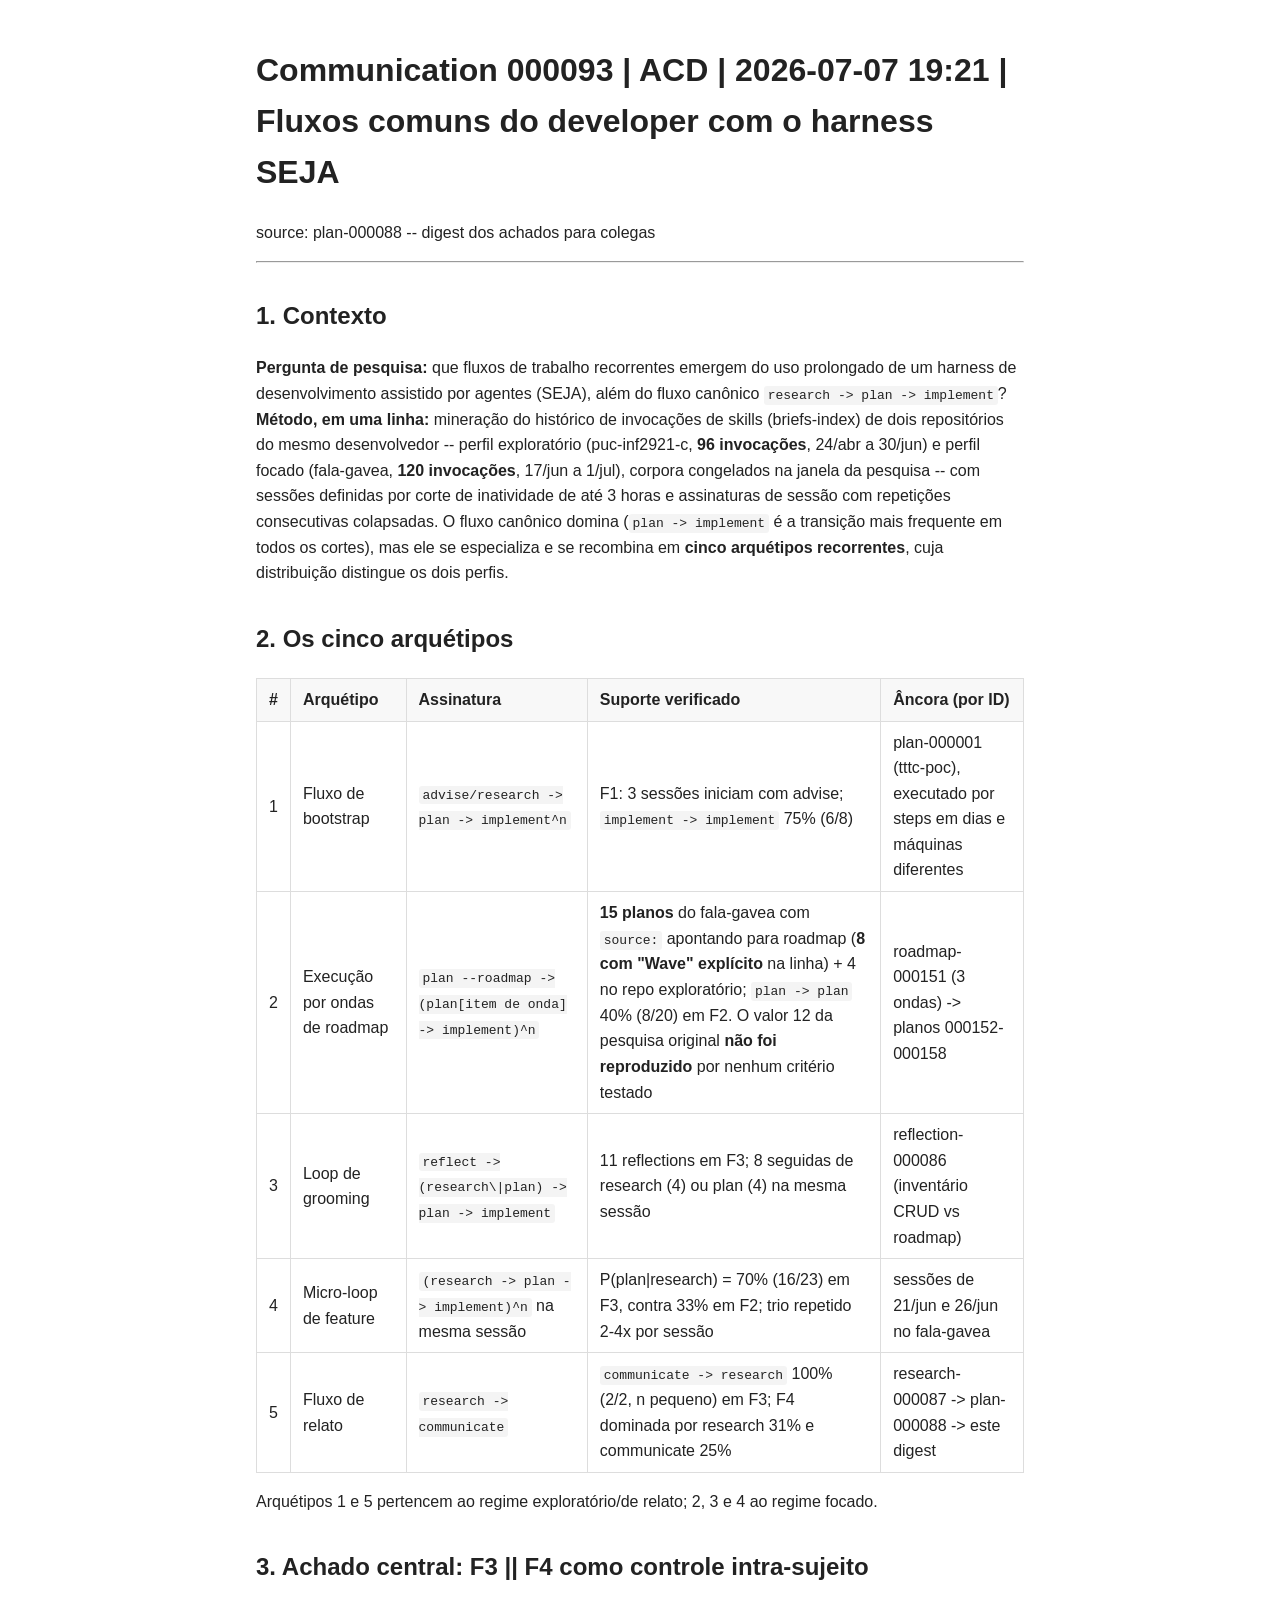
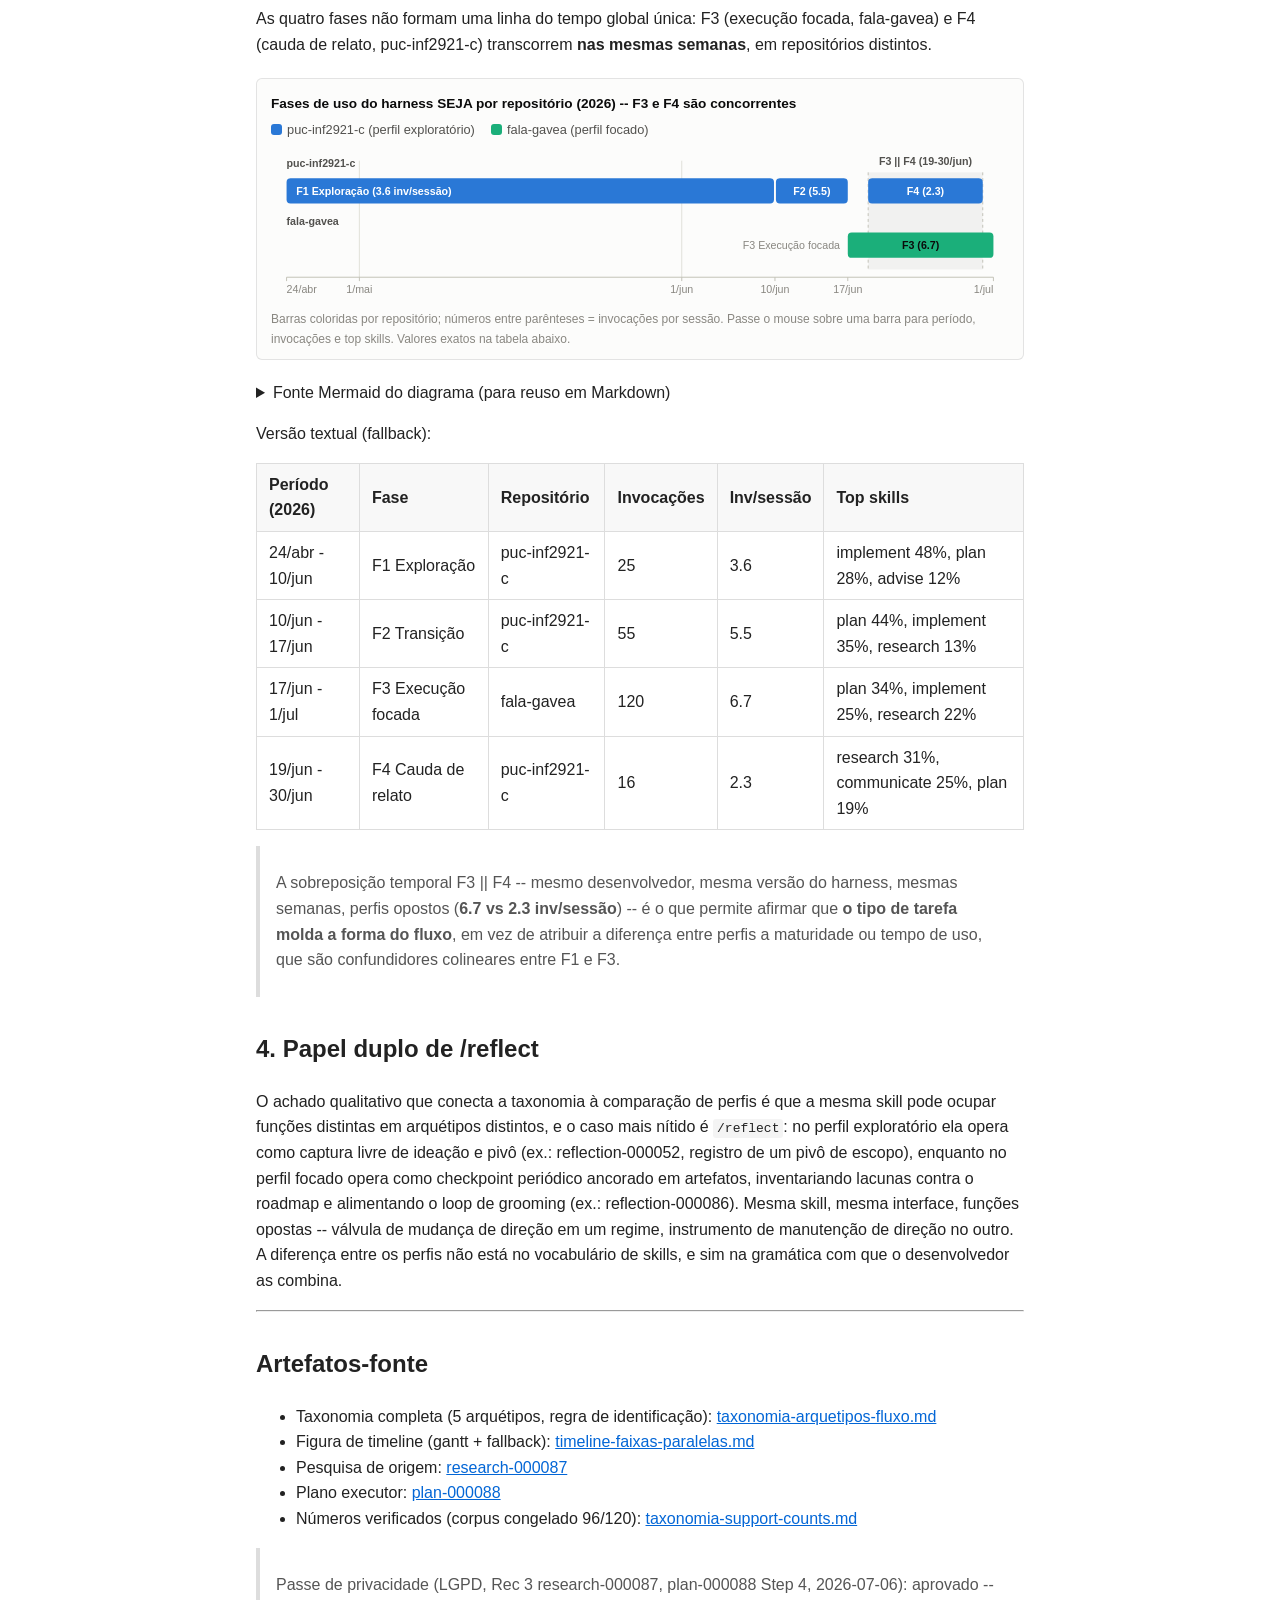
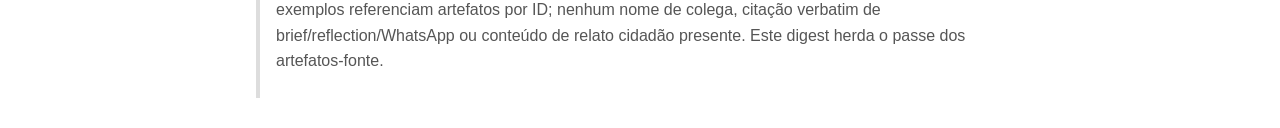
<file: _output/communication/2026-07-07/communication-000093-academics.html>
<!DOCTYPE html>
<html lang="pt-BR">
<head>
  <meta charset="utf-8">
  <meta name="viewport" content="width=device-width, initial-scale=1">
  <title>Communication 000093 Academics</title>
  <style>
body {
  max-width: 48em;
  margin: 2em auto;
  padding: 0 1em;
  font-family: -apple-system, BlinkMacSystemFont, "Segoe UI", Roboto,
               Helvetica, Arial, sans-serif;
  line-height: 1.6;
  color: #222;
}
h1, h2, h3 { margin-top: 1.4em; }
code { background: #f4f4f4; padding: 0.15em 0.3em; border-radius: 3px; }
pre  { background: #f4f4f4; padding: 1em; overflow-x: auto; border-radius: 4px; }
pre code { background: none; padding: 0; }
table { border-collapse: collapse; width: 100%; margin: 1em 0; }
th, td { border: 1px solid #ddd; padding: 0.5em 0.75em; text-align: left; }
th { background: #f8f8f8; }
blockquote { border-left: 4px solid #ddd; margin: 1em 0; padding: 0.5em 1em; color: #555; }
a { color: #0366d6; }

/* --- gantt figure (SVG estatico, autocontido) --- */
figure.viz-root {
  --surface-1: #fcfcfb;
  --text-primary: #0b0b0b;
  --text-secondary: #52514e;
  --text-muted: #898781;
  --gridline: #e1e0d9;
  --baseline: #c3c2b7;
  --series-1: #2a78d6;  /* puc-inf2921-c (exploratorio) */
  --series-2: #1baf7a;  /* fala-gavea (focado) */
  margin: 1.25em 0;
  padding: 14px 14px 10px;
  background: var(--surface-1);
  border: 1px solid rgba(11,11,11,0.10);
  border-radius: 6px;
}
figure.viz-root .viz-title {
  font-size: 0.85em; font-weight: 600; color: var(--text-primary);
  margin: 0 0 6px;
}
figure.viz-root .viz-legend {
  display: flex; gap: 1.25em; flex-wrap: wrap;
  font-size: 0.8em; color: var(--text-secondary);
  margin: 0 0 10px;
}
figure.viz-root .viz-legend .swatch {
  display: inline-block; width: 11px; height: 11px; border-radius: 3px;
  margin-right: 0.4em; vertical-align: -1px;
}
figure.viz-root svg { display: block; width: 100%; height: auto; }
figure.viz-root svg text { font-family: inherit; }
figure.viz-root svg rect.bar:hover { opacity: 0.85; }
figure.viz-root figcaption {
  font-size: 0.75em; color: var(--text-muted); margin-top: 8px;
}

  </style>
</head>
<body>

<h1 id="communication-000093-acd-2026-07-07-1921-fluxos-comuns-do-developer-com-o-harness-seja">Communication 000093 | ACD | 2026-07-07 19:21 | Fluxos comuns do developer com o harness SEJA</h1>
<p>source: plan-000088 -- digest dos achados para colegas</p>
<hr />
<h2 id="1-contexto">1. Contexto</h2>
<p><strong>Pergunta de pesquisa:</strong> que fluxos de trabalho recorrentes emergem do uso prolongado de um harness de desenvolvimento assistido por agentes (SEJA), além do fluxo canônico <code>research -&gt; plan -&gt; implement</code>? <strong>Método, em uma linha:</strong> mineração do histórico de invocações de skills (briefs-index) de dois repositórios do mesmo desenvolvedor -- perfil exploratório (puc-inf2921-c, <strong>96 invocações</strong>, 24/abr a 30/jun) e perfil focado (fala-gavea, <strong>120 invocações</strong>, 17/jun a 1/jul), corpora congelados na janela da pesquisa -- com sessões definidas por corte de inatividade de até 3 horas e assinaturas de sessão com repetições consecutivas colapsadas. O fluxo canônico domina (<code>plan -&gt; implement</code> é a transição mais frequente em todos os cortes), mas ele se especializa e se recombina em <strong>cinco arquétipos recorrentes</strong>, cuja distribuição distingue os dois perfis.</p>
<h2 id="2-os-cinco-arquetipos">2. Os cinco arquétipos</h2>
<table>
<thead>
<tr>
<th>#</th>
<th>Arquétipo</th>
<th>Assinatura</th>
<th>Suporte verificado</th>
<th>Âncora (por ID)</th>
</tr>
</thead>
<tbody>
<tr>
<td>1</td>
<td>Fluxo de bootstrap</td>
<td><code>advise/research -&gt; plan -&gt; implement^n</code></td>
<td>F1: 3 sessões iniciam com advise; <code>implement -&gt; implement</code> 75% (6/8)</td>
<td>plan-000001 (tttc-poc), executado por steps em dias e máquinas diferentes</td>
</tr>
<tr>
<td>2</td>
<td>Execução por ondas de roadmap</td>
<td><code>plan --roadmap -&gt; (plan[item de onda] -&gt; implement)^n</code></td>
<td><strong>15 planos</strong> do fala-gavea com <code>source:</code> apontando para roadmap (<strong>8 com "Wave" explícito</strong> na linha) + 4 no repo exploratório; <code>plan -&gt; plan</code> 40% (8/20) em F2. O valor 12 da pesquisa original <strong>não foi reproduzido</strong> por nenhum critério testado</td>
<td>roadmap-000151 (3 ondas) -&gt; planos 000152-000158</td>
</tr>
<tr>
<td>3</td>
<td>Loop de grooming</td>
<td><code>reflect -&gt; (research\|plan) -&gt; plan -&gt; implement</code></td>
<td>11 reflections em F3; 8 seguidas de research (4) ou plan (4) na mesma sessão</td>
<td>reflection-000086 (inventário CRUD vs roadmap)</td>
</tr>
<tr>
<td>4</td>
<td>Micro-loop de feature</td>
<td><code>(research -&gt; plan -&gt; implement)^n</code> na mesma sessão</td>
<td>P(plan|research) = 70% (16/23) em F3, contra 33% em F2; trio repetido 2-4x por sessão</td>
<td>sessões de 21/jun e 26/jun no fala-gavea</td>
</tr>
<tr>
<td>5</td>
<td>Fluxo de relato</td>
<td><code>research -&gt; communicate</code></td>
<td><code>communicate -&gt; research</code> 100% (2/2, n pequeno) em F3; F4 dominada por research 31% e communicate 25%</td>
<td>research-000087 -&gt; plan-000088 -&gt; este digest</td>
</tr>
</tbody>
</table>
<p>Arquétipos 1 e 5 pertencem ao regime exploratório/de relato; 2, 3 e 4 ao regime focado.</p>
<h2 id="3-achado-central-f3-f4-como-controle-intra-sujeito">3. Achado central: F3 || F4 como controle intra-sujeito</h2>
<p>As quatro fases não formam uma linha do tempo global única: F3 (execução focada, fala-gavea) e F4 (cauda de relato, puc-inf2921-c) transcorrem <strong>nas mesmas semanas</strong>, em repositórios distintos.</p>
<figure class="viz-root">
  <p class="viz-title">Fases de uso do harness SEJA por repositório (2026) -- F3 e F4 são concorrentes</p>
  <div class="viz-legend">
    <span><span class="swatch" style="background:#2a78d6"></span>puc-inf2921-c (perfil exploratório)</span>
    <span><span class="swatch" style="background:#1baf7a"></span>fala-gavea (perfil focado)</span>
  </div>
  <svg viewBox="0 0 760 156" role="img"
       aria-label="Gantt: F1 24/abr a 10/jun e F2 10 a 17/jun no puc-inf2921-c; F3 17/jun a 1/jul no fala-gavea; F4 19 a 30/jun no puc-inf2921-c. F3 e F4 se sobrepõem de 19 a 30/jun.">
    <!-- gridlines (inícios de mês) -->
    <line x1="91"  y1="10" x2="91"  y2="130" stroke="#e1e0d9" stroke-width="1"/>
    <line x1="423" y1="10" x2="423" y2="130" stroke="#e1e0d9" stroke-width="1"/>
    <!-- faixa de sobreposição F3 || F4 (19-30/jun) -->
    <rect x="615" y="22" width="118" height="100" fill="rgba(11,11,11,0.045)"/>
    <line x1="615" y1="22" x2="615" y2="122" stroke="#c3c2b7" stroke-width="1" stroke-dasharray="3 3"/>
    <line x1="733" y1="22" x2="733" y2="122" stroke="#c3c2b7" stroke-width="1" stroke-dasharray="3 3"/>
    <text x="674" y="14" text-anchor="middle" font-size="11" font-weight="600" fill="#52514e">F3 || F4 (19-30/jun)</text>
    <!-- trilha 1: puc-inf2921-c -->
    <text x="16" y="16" font-size="11" font-weight="600" fill="#52514e">puc-inf2921-c</text>
    <rect class="bar" x="16" y="28" width="502" height="26" rx="4" fill="#2a78d6">
      <title>F1 Exploração -- puc-inf2921-c -- 24/abr a 10/jun -- 25 invocações, 3.6 inv/sessão (implement 48%, plan 28%, advise 12%)</title>
    </rect>
    <rect class="bar" x="520" y="28" width="74" height="26" rx="4" fill="#2a78d6">
      <title>F2 Transição -- puc-inf2921-c -- 10/jun a 17/jun -- 55 invocações, 5.5 inv/sessão (plan 44%, implement 35%, research 13%)</title>
    </rect>
    <rect class="bar" x="615" y="28" width="118" height="26" rx="4" fill="#2a78d6">
      <title>F4 Cauda de relato -- puc-inf2921-c -- 19/jun a 30/jun -- 16 invocações, 2.3 inv/sessão (research 31%, communicate 25%, plan 19%)</title>
    </rect>
    <text x="26"  y="45" font-size="11" font-weight="600" fill="#ffffff" pointer-events="none">F1 Exploração (3.6 inv/sessão)</text>
    <text x="557" y="45" text-anchor="middle" font-size="11" font-weight="600" fill="#ffffff" pointer-events="none">F2 (5.5)</text>
    <text x="674" y="45" text-anchor="middle" font-size="11" font-weight="600" fill="#ffffff" pointer-events="none">F4 (2.3)</text>
    <!-- trilha 2: fala-gavea -->
    <text x="16" y="76" font-size="11" font-weight="600" fill="#52514e">fala-gavea</text>
    <text x="586" y="101" text-anchor="end" font-size="11" fill="#898781">F3 Execução focada</text>
    <rect class="bar" x="594" y="84" width="150" height="26" rx="4" fill="#1baf7a">
      <title>F3 Execução focada -- fala-gavea -- 17/jun a 1/jul -- 120 invocações, 6.7 inv/sessão (plan 34%, implement 25%, research 22%)</title>
    </rect>
    <text x="669" y="101" text-anchor="middle" font-size="11" font-weight="600" fill="#0b0b0b" pointer-events="none">F3 (6.7)</text>
    <!-- eixo -->
    <line x1="16" y1="130" x2="744" y2="130" stroke="#c3c2b7" stroke-width="1"/>
    <g stroke="#c3c2b7" stroke-width="1">
      <line x1="16"  y1="130" x2="16"  y2="134"/>
      <line x1="91"  y1="130" x2="91"  y2="134"/>
      <line x1="423" y1="130" x2="423" y2="134"/>
      <line x1="519" y1="130" x2="519" y2="134"/>
      <line x1="594" y1="130" x2="594" y2="134"/>
      <line x1="744" y1="130" x2="744" y2="134"/>
    </g>
    <g font-size="11" fill="#898781" style="font-variant-numeric: tabular-nums">
      <text x="16"  y="146">24/abr</text>
      <text x="91"  y="146" text-anchor="middle">1/mai</text>
      <text x="423" y="146" text-anchor="middle">1/jun</text>
      <text x="519" y="146" text-anchor="middle">10/jun</text>
      <text x="594" y="146" text-anchor="middle">17/jun</text>
      <text x="744" y="146" text-anchor="end">1/jul</text>
    </g>
  </svg>
  <figcaption>Barras coloridas por repositório; números entre parênteses = invocações por sessão. Passe o mouse sobre uma barra para período, invocações e top skills. Valores exatos na tabela abaixo.</figcaption>
</figure>

<details>
  <summary>Fonte Mermaid do diagrama (para reuso em Markdown)</summary>
<pre><code class="language-mermaid">gantt
    title Fases de uso do harness SEJA por repositório (2026) -- F3 e F4 são concorrentes
    dateFormat YYYY-MM-DD
    axisFormat %d/%m
    todayMarker off

    section puc-inf2921-c (perfil exploratório)
    F1 Exploração (3.6 inv/sessão)        :f1, 2026-04-24, 2026-06-10
    F2 Transição (5.5 inv/sessão)         :f2, 2026-06-10, 2026-06-17
    F4 Cauda de relato (2.3 inv/sessão)   :active, f4, 2026-06-19, 2026-06-30

    section fala-gavea (perfil focado)
    F3 Execução focada (6.7 inv/sessão)   :active, f3, 2026-06-17, 2026-07-01
</code></pre>
</details>
<p>Versão textual (fallback):</p>
<table>
<thead>
<tr>
<th>Período (2026)</th>
<th>Fase</th>
<th>Repositório</th>
<th>Invocações</th>
<th>Inv/sessão</th>
<th>Top skills</th>
</tr>
</thead>
<tbody>
<tr>
<td>24/abr - 10/jun</td>
<td>F1 Exploração</td>
<td>puc-inf2921-c</td>
<td>25</td>
<td>3.6</td>
<td>implement 48%, plan 28%, advise 12%</td>
</tr>
<tr>
<td>10/jun - 17/jun</td>
<td>F2 Transição</td>
<td>puc-inf2921-c</td>
<td>55</td>
<td>5.5</td>
<td>plan 44%, implement 35%, research 13%</td>
</tr>
<tr>
<td>17/jun - 1/jul</td>
<td>F3 Execução focada</td>
<td>fala-gavea</td>
<td>120</td>
<td>6.7</td>
<td>plan 34%, implement 25%, research 22%</td>
</tr>
<tr>
<td>19/jun - 30/jun</td>
<td>F4 Cauda de relato</td>
<td>puc-inf2921-c</td>
<td>16</td>
<td>2.3</td>
<td>research 31%, communicate 25%, plan 19%</td>
</tr>
</tbody>
</table>
<blockquote>
<p>A sobreposição temporal F3 || F4 -- mesmo desenvolvedor, mesma versão do harness, mesmas semanas, perfis opostos (<strong>6.7 vs 2.3 inv/sessão</strong>) -- é o que permite afirmar que <strong>o tipo de tarefa molda a forma do fluxo</strong>, em vez de atribuir a diferença entre perfis a maturidade ou tempo de uso, que são confundidores colineares entre F1 e F3.</p>
</blockquote>
<h2 id="4-papel-duplo-de-reflect">4. Papel duplo de /reflect</h2>
<p>O achado qualitativo que conecta a taxonomia à comparação de perfis é que a mesma skill pode ocupar funções distintas em arquétipos distintos, e o caso mais nítido é <code>/reflect</code>: no perfil exploratório ela opera como captura livre de ideação e pivô (ex.: reflection-000052, registro de um pivô de escopo), enquanto no perfil focado opera como checkpoint periódico ancorado em artefatos, inventariando lacunas contra o roadmap e alimentando o loop de grooming (ex.: reflection-000086). Mesma skill, mesma interface, funções opostas -- válvula de mudança de direção em um regime, instrumento de manutenção de direção no outro. A diferença entre os perfis não está no vocabulário de skills, e sim na gramática com que o desenvolvedor as combina.</p>
<hr />
<h2 id="artefatos-fonte">Artefatos-fonte</h2>
<ul>
<li>Taxonomia completa (5 arquétipos, regra de identificação): <a href="../2026-07-06/taxonomia-arquetipos-fluxo.md">taxonomia-arquetipos-fluxo.md</a></li>
<li>Figura de timeline (gantt + fallback): <a href="../2026-07-06/timeline-faixas-paralelas.md">timeline-faixas-paralelas.md</a></li>
<li>Pesquisa de origem: <a href="../../research-logs/research-000087-perfis-de-uso-do-harness-exploratorio-vs-focado.md">research-000087</a></li>
<li>Plano executor: <a href="../../plans/plan-000088-followups-research-087-taxonomia-arquetipos-timeline.md">plan-000088</a></li>
<li>Números verificados (corpus congelado 96/120): <a href="../../tmp/taxonomia-support-counts.md">taxonomia-support-counts.md</a></li>
</ul>
<blockquote>
<p>Passe de privacidade (LGPD, Rec 3 research-000087, plan-000088 Step 4, 2026-07-06): aprovado -- exemplos referenciam artefatos por ID; nenhum nome de colega, citação verbatim de brief/reflection/WhatsApp ou conteúdo de relato cidadão presente. Este digest herda o passe dos artefatos-fonte.</p>
</blockquote>

</body>
</html>
</file>
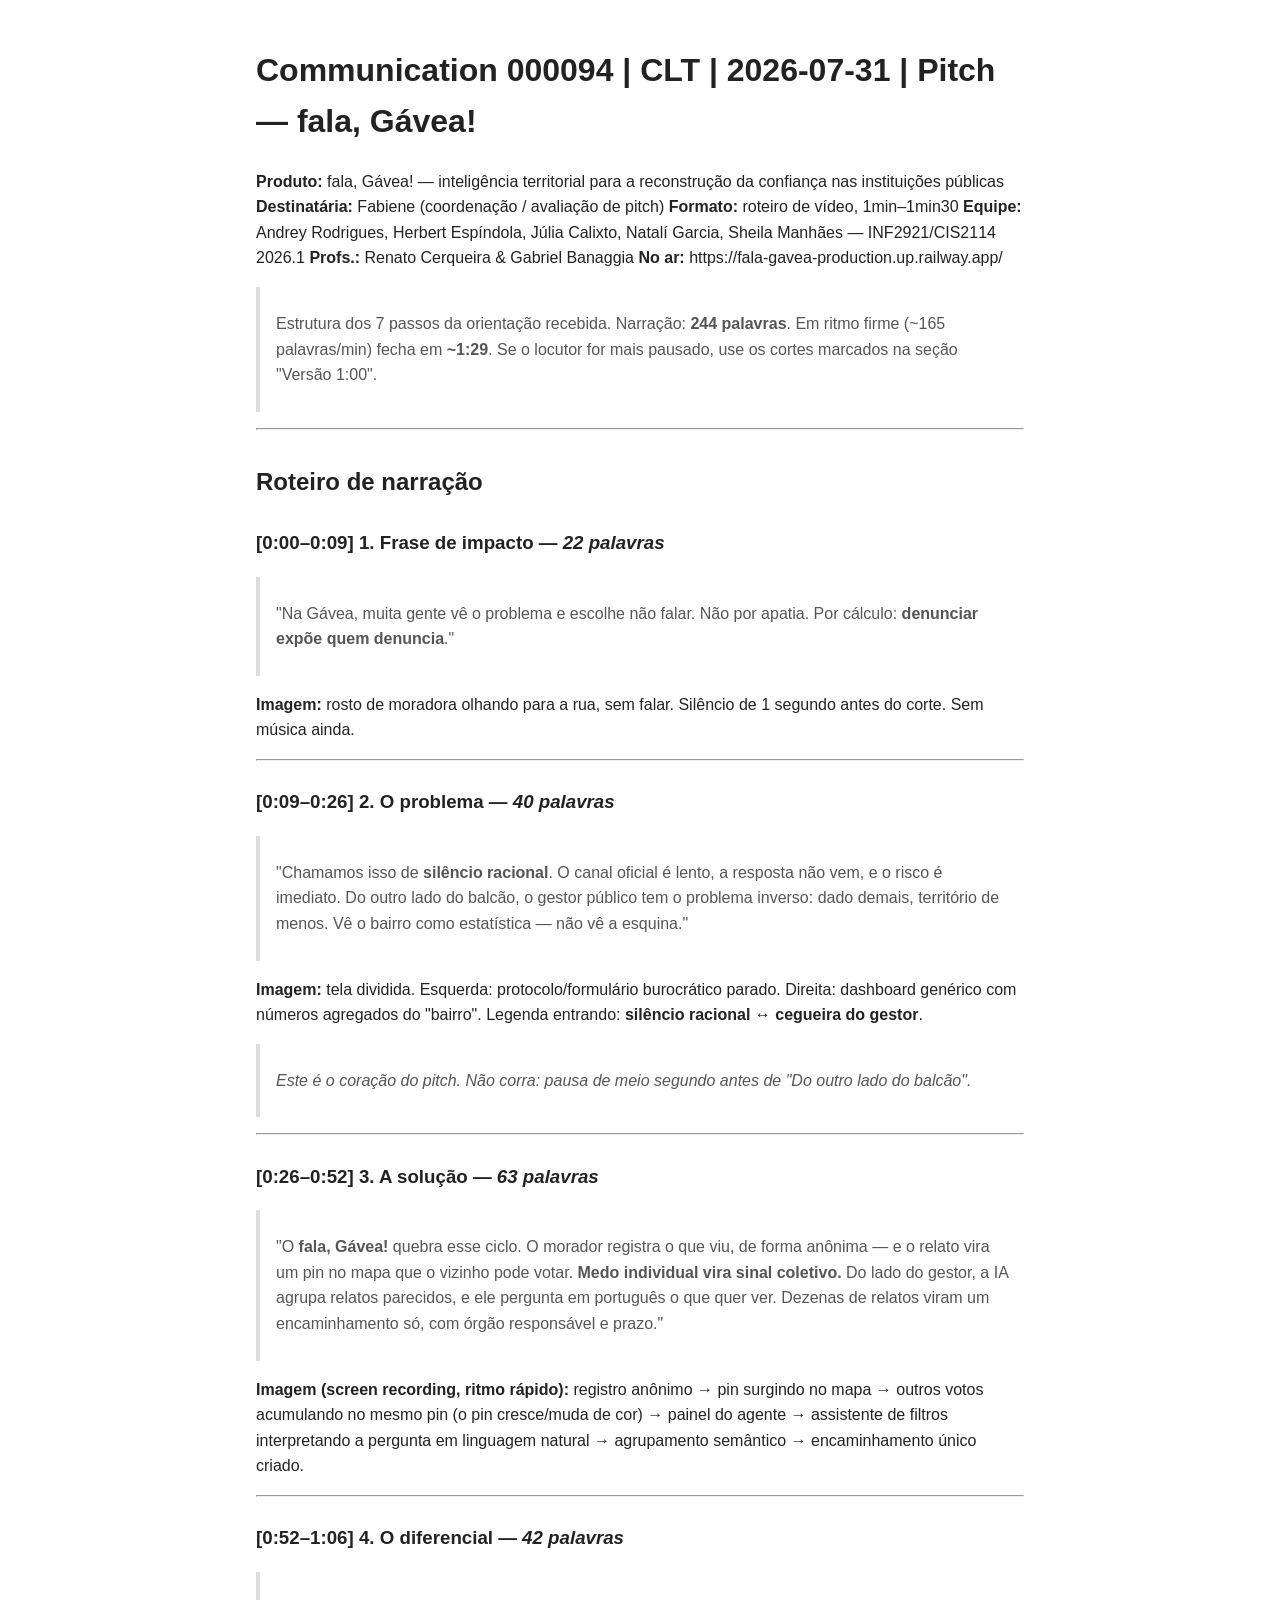
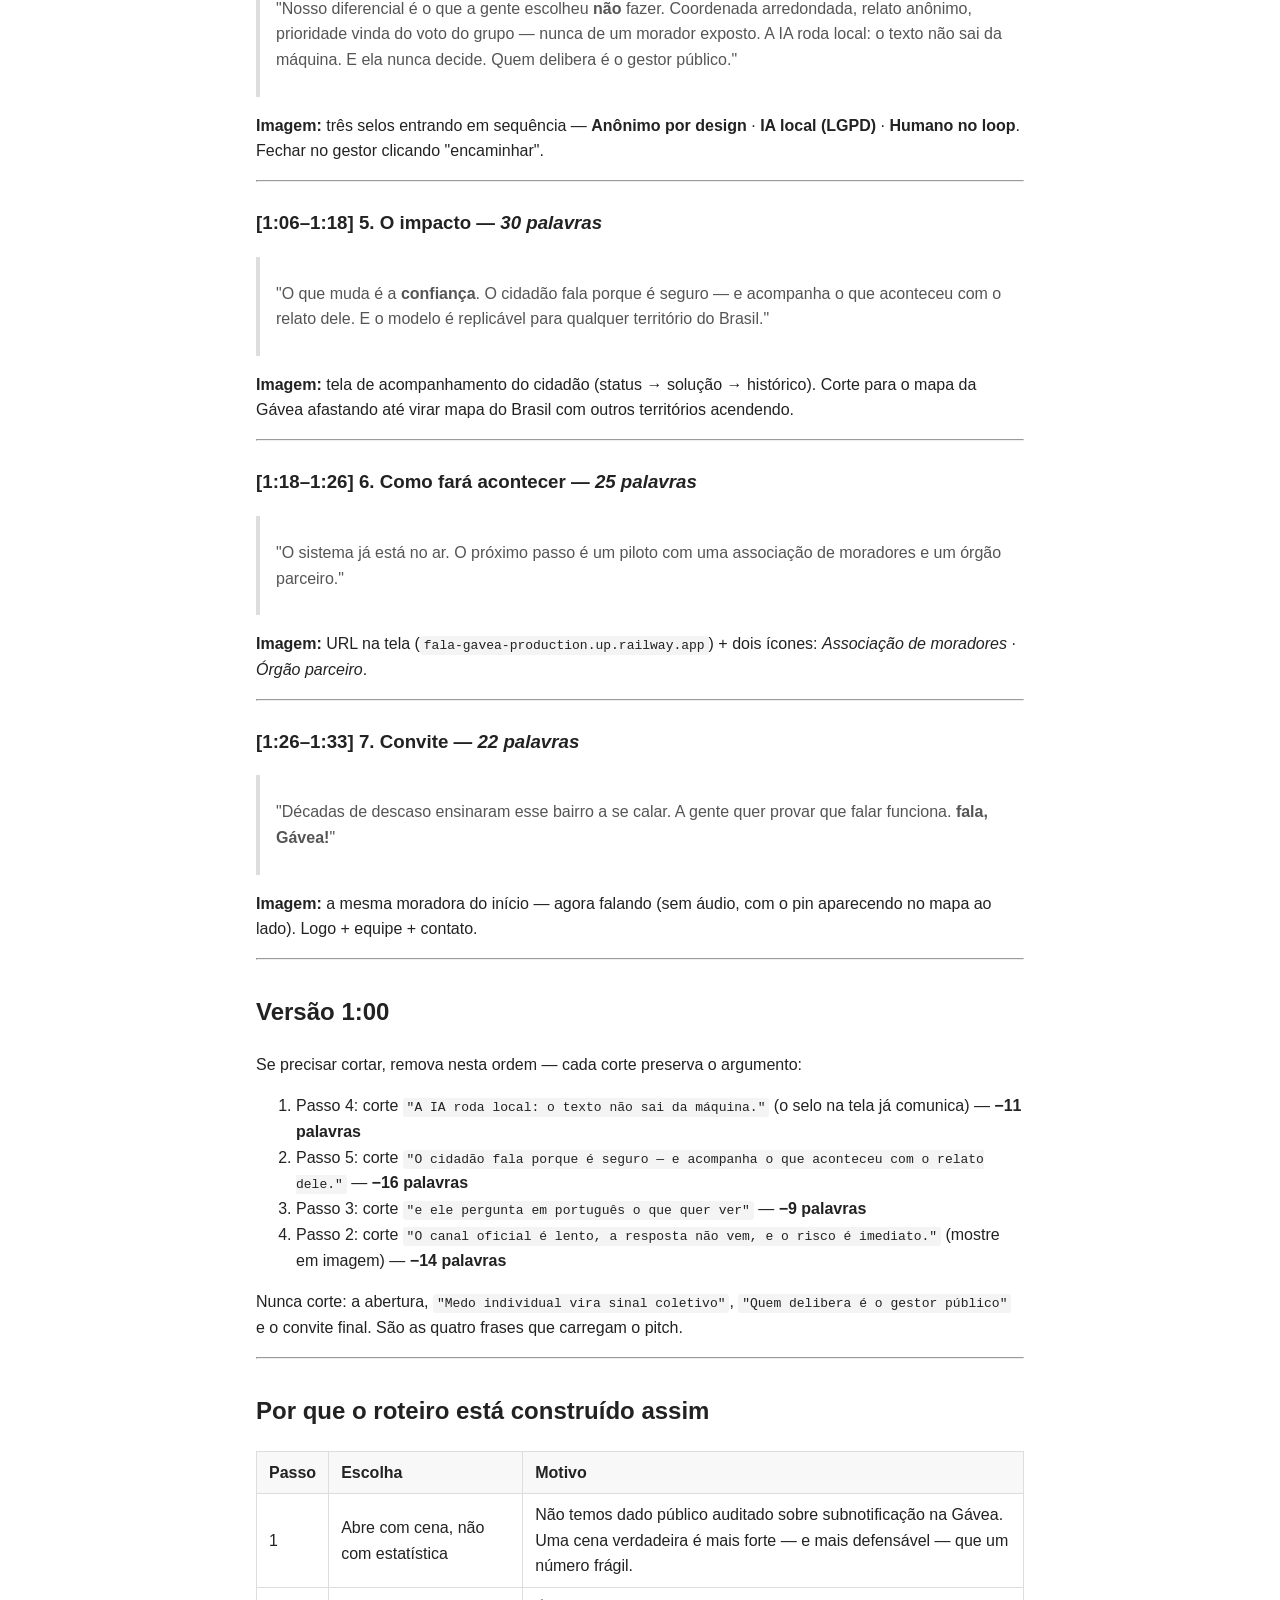
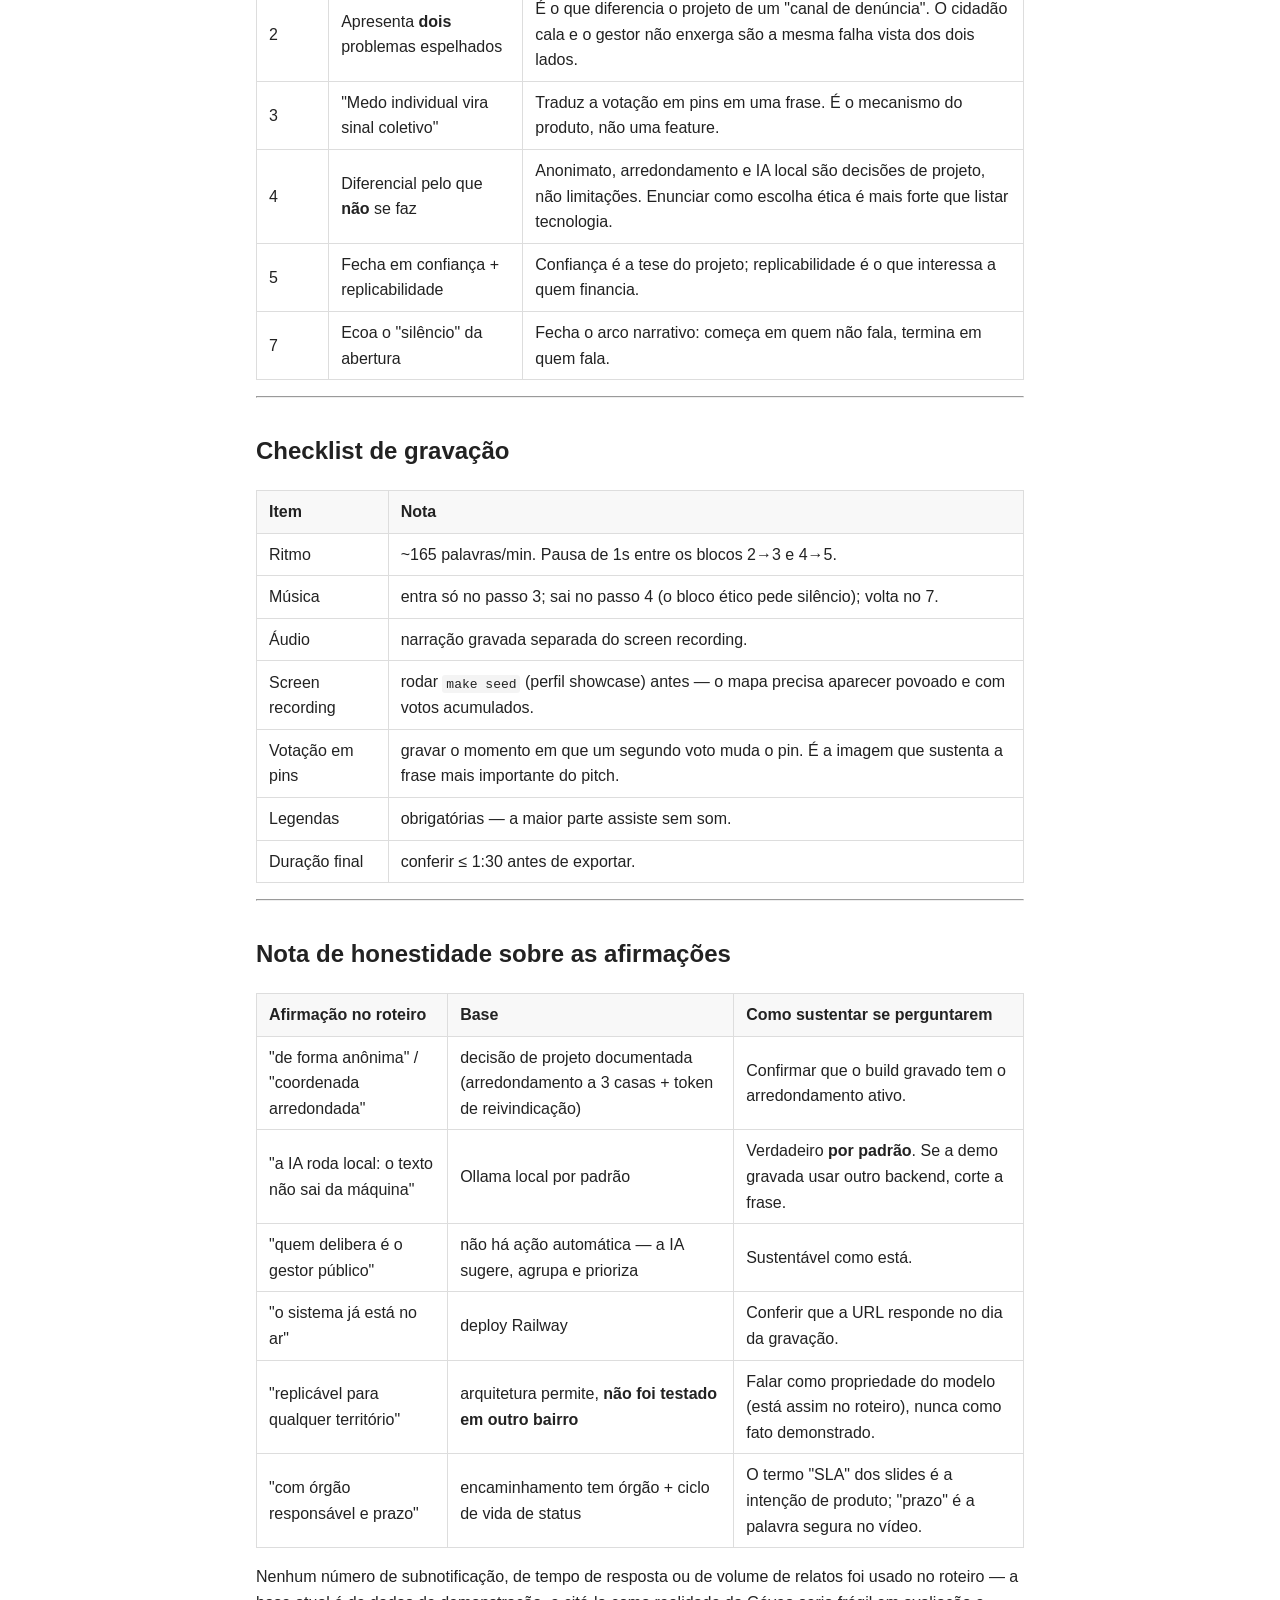
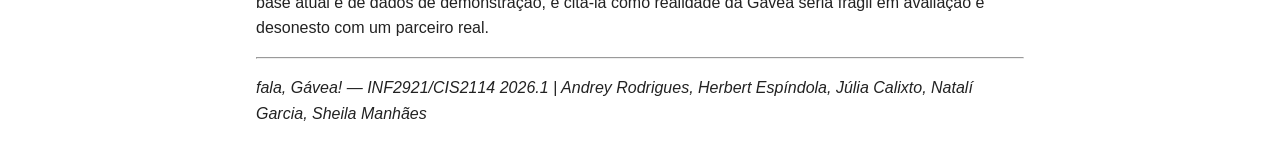
<file: _output/communication/2026-07-31/communication-000094-clients-pitch.html>
<!DOCTYPE html>
<html lang="en-US">
<head>
  <meta charset="utf-8">
  <meta name="viewport" content="width=device-width, initial-scale=1">
  <title>Communication 000094 Clients Pitch</title>
  <style>
body {
  max-width: 48em;
  margin: 2em auto;
  padding: 0 1em;
  font-family: -apple-system, BlinkMacSystemFont, "Segoe UI", Roboto,
               Helvetica, Arial, sans-serif;
  line-height: 1.6;
  color: #222;
}
h1, h2, h3 { margin-top: 1.4em; }
code { background: #f4f4f4; padding: 0.15em 0.3em; border-radius: 3px; }
pre  { background: #f4f4f4; padding: 1em; overflow-x: auto; border-radius: 4px; }
pre code { background: none; padding: 0; }
table { border-collapse: collapse; width: 100%; margin: 1em 0; }
th, td { border: 1px solid #ddd; padding: 0.5em 0.75em; text-align: left; }
th { background: #f8f8f8; }
blockquote { border-left: 4px solid #ddd; margin: 1em 0; padding: 0.5em 1em; color: #555; }
a { color: #0366d6; }

  </style>
</head>
<body>

<h1 id="communication-000094-clt-2026-07-31-pitch-fala-gavea">Communication 000094 | CLT | 2026-07-31 | Pitch — fala, Gávea!</h1>
<p><strong>Produto:</strong> fala, Gávea! — inteligência territorial para a reconstrução da confiança nas instituições públicas
<strong>Destinatária:</strong> Fabiene (coordenação / avaliação de pitch)
<strong>Formato:</strong> roteiro de vídeo, 1min–1min30
<strong>Equipe:</strong> Andrey Rodrigues, Herbert Espíndola, Júlia Calixto, Natalí Garcia, Sheila Manhães — INF2921/CIS2114 2026.1
<strong>Profs.:</strong> Renato Cerqueira &amp; Gabriel Banaggia
<strong>No ar:</strong> https://fala-gavea-production.up.railway.app/</p>
<blockquote>
<p>Estrutura dos 7 passos da orientação recebida. Narração: <strong>244 palavras</strong>. Em ritmo firme (~165 palavras/min) fecha em <strong>~1:29</strong>. Se o locutor for mais pausado, use os cortes marcados na seção "Versão 1:00".</p>
</blockquote>
<hr />
<h2 id="roteiro-de-narracao">Roteiro de narração</h2>
<h3 id="000009-1-frase-de-impacto-22-palavras">[0:00–0:09] 1. Frase de impacto — <em>22 palavras</em></h3>
<blockquote>
<p>"Na Gávea, muita gente vê o problema e escolhe não falar.
Não por apatia. Por cálculo: <strong>denunciar expõe quem denuncia</strong>."</p>
</blockquote>
<p><strong>Imagem:</strong> rosto de moradora olhando para a rua, sem falar. Silêncio de 1 segundo antes do corte. Sem música ainda.</p>
<hr />
<h3 id="009026-2-o-problema-40-palavras">[0:09–0:26] 2. O problema — <em>40 palavras</em></h3>
<blockquote>
<p>"Chamamos isso de <strong>silêncio racional</strong>. O canal oficial é lento, a resposta não vem, e o risco é imediato.
Do outro lado do balcão, o gestor público tem o problema inverso: dado demais, território de menos. Vê o bairro como estatística — não vê a esquina."</p>
</blockquote>
<p><strong>Imagem:</strong> tela dividida. Esquerda: protocolo/formulário burocrático parado. Direita: dashboard genérico com números agregados do "bairro". Legenda entrando: <strong>silêncio racional</strong> ↔ <strong>cegueira do gestor</strong>.</p>
<blockquote>
<p><em>Este é o coração do pitch. Não corra: pausa de meio segundo antes de "Do outro lado do balcão".</em></p>
</blockquote>
<hr />
<h3 id="026052-3-a-solucao-63-palavras">[0:26–0:52] 3. A solução — <em>63 palavras</em></h3>
<blockquote>
<p>"O <strong>fala, Gávea!</strong> quebra esse ciclo.
O morador registra o que viu, de forma anônima — e o relato vira um pin no mapa que o vizinho pode votar. <strong>Medo individual vira sinal coletivo.</strong>
Do lado do gestor, a IA agrupa relatos parecidos, e ele pergunta em português o que quer ver. Dezenas de relatos viram um encaminhamento só, com órgão responsável e prazo."</p>
</blockquote>
<p><strong>Imagem (screen recording, ritmo rápido):</strong> registro anônimo → pin surgindo no mapa → outros votos acumulando no mesmo pin (o pin cresce/muda de cor) → painel do agente → assistente de filtros interpretando a pergunta em linguagem natural → agrupamento semântico → encaminhamento único criado.</p>
<hr />
<h3 id="052106-4-o-diferencial-42-palavras">[0:52–1:06] 4. O diferencial — <em>42 palavras</em></h3>
<blockquote>
<p>"Nosso diferencial é o que a gente escolheu <strong>não</strong> fazer.
Coordenada arredondada, relato anônimo, prioridade vinda do voto do grupo — nunca de um morador exposto.
A IA roda local: o texto não sai da máquina.
E ela nunca decide. Quem delibera é o gestor público."</p>
</blockquote>
<p><strong>Imagem:</strong> três selos entrando em sequência — <strong>Anônimo por design</strong> · <strong>IA local (LGPD)</strong> · <strong>Humano no loop</strong>. Fechar no gestor clicando "encaminhar".</p>
<hr />
<h3 id="106118-5-o-impacto-30-palavras">[1:06–1:18] 5. O impacto — <em>30 palavras</em></h3>
<blockquote>
<p>"O que muda é a <strong>confiança</strong>.
O cidadão fala porque é seguro — e acompanha o que aconteceu com o relato dele.
E o modelo é replicável para qualquer território do Brasil."</p>
</blockquote>
<p><strong>Imagem:</strong> tela de acompanhamento do cidadão (status → solução → histórico). Corte para o mapa da Gávea afastando até virar mapa do Brasil com outros territórios acendendo.</p>
<hr />
<h3 id="118126-6-como-fara-acontecer-25-palavras">[1:18–1:26] 6. Como fará acontecer — <em>25 palavras</em></h3>
<blockquote>
<p>"O sistema já está no ar.
O próximo passo é um piloto com uma associação de moradores e um órgão parceiro."</p>
</blockquote>
<p><strong>Imagem:</strong> URL na tela (<code>fala-gavea-production.up.railway.app</code>) + dois ícones: <em>Associação de moradores</em> · <em>Órgão parceiro</em>.</p>
<hr />
<h3 id="126133-7-convite-22-palavras">[1:26–1:33] 7. Convite — <em>22 palavras</em></h3>
<blockquote>
<p>"Décadas de descaso ensinaram esse bairro a se calar.
A gente quer provar que falar funciona.
<strong>fala, Gávea!</strong>"</p>
</blockquote>
<p><strong>Imagem:</strong> a mesma moradora do início — agora falando (sem áudio, com o pin aparecendo no mapa ao lado). Logo + equipe + contato.</p>
<hr />
<h2 id="versao-100">Versão 1:00</h2>
<p>Se precisar cortar, remova nesta ordem — cada corte preserva o argumento:</p>
<ol>
<li>Passo 4: corte <code>"A IA roda local: o texto não sai da máquina."</code> (o selo na tela já comunica) — <strong>−11 palavras</strong></li>
<li>Passo 5: corte <code>"O cidadão fala porque é seguro — e acompanha o que aconteceu com o relato dele."</code> — <strong>−16 palavras</strong></li>
<li>Passo 3: corte <code>"e ele pergunta em português o que quer ver"</code> — <strong>−9 palavras</strong></li>
<li>Passo 2: corte <code>"O canal oficial é lento, a resposta não vem, e o risco é imediato."</code> (mostre em imagem) — <strong>−14 palavras</strong></li>
</ol>
<p>Nunca corte: a abertura, <code>"Medo individual vira sinal coletivo"</code>, <code>"Quem delibera é o gestor público"</code> e o convite final. São as quatro frases que carregam o pitch.</p>
<hr />
<h2 id="por-que-o-roteiro-esta-construido-assim">Por que o roteiro está construído assim</h2>
<table>
<thead>
<tr>
<th>Passo</th>
<th>Escolha</th>
<th>Motivo</th>
</tr>
</thead>
<tbody>
<tr>
<td>1</td>
<td>Abre com cena, não com estatística</td>
<td>Não temos dado público auditado sobre subnotificação na Gávea. Uma cena verdadeira é mais forte — e mais defensável — que um número frágil.</td>
</tr>
<tr>
<td>2</td>
<td>Apresenta <strong>dois</strong> problemas espelhados</td>
<td>É o que diferencia o projeto de um "canal de denúncia". O cidadão cala e o gestor não enxerga são a mesma falha vista dos dois lados.</td>
</tr>
<tr>
<td>3</td>
<td>"Medo individual vira sinal coletivo"</td>
<td>Traduz a votação em pins em uma frase. É o mecanismo do produto, não uma feature.</td>
</tr>
<tr>
<td>4</td>
<td>Diferencial pelo que <strong>não</strong> se faz</td>
<td>Anonimato, arredondamento e IA local são decisões de projeto, não limitações. Enunciar como escolha ética é mais forte que listar tecnologia.</td>
</tr>
<tr>
<td>5</td>
<td>Fecha em confiança + replicabilidade</td>
<td>Confiança é a tese do projeto; replicabilidade é o que interessa a quem financia.</td>
</tr>
<tr>
<td>7</td>
<td>Ecoa o "silêncio" da abertura</td>
<td>Fecha o arco narrativo: começa em quem não fala, termina em quem fala.</td>
</tr>
</tbody>
</table>
<hr />
<h2 id="checklist-de-gravacao">Checklist de gravação</h2>
<table>
<thead>
<tr>
<th>Item</th>
<th>Nota</th>
</tr>
</thead>
<tbody>
<tr>
<td>Ritmo</td>
<td>~165 palavras/min. Pausa de 1s entre os blocos 2→3 e 4→5.</td>
</tr>
<tr>
<td>Música</td>
<td>entra só no passo 3; sai no passo 4 (o bloco ético pede silêncio); volta no 7.</td>
</tr>
<tr>
<td>Áudio</td>
<td>narração gravada separada do screen recording.</td>
</tr>
<tr>
<td>Screen recording</td>
<td>rodar <code>make seed</code> (perfil showcase) antes — o mapa precisa aparecer povoado e com votos acumulados.</td>
</tr>
<tr>
<td>Votação em pins</td>
<td>gravar o momento em que um segundo voto muda o pin. É a imagem que sustenta a frase mais importante do pitch.</td>
</tr>
<tr>
<td>Legendas</td>
<td>obrigatórias — a maior parte assiste sem som.</td>
</tr>
<tr>
<td>Duração final</td>
<td>conferir ≤ 1:30 antes de exportar.</td>
</tr>
</tbody>
</table>
<hr />
<h2 id="nota-de-honestidade-sobre-as-afirmacoes">Nota de honestidade sobre as afirmações</h2>
<table>
<thead>
<tr>
<th>Afirmação no roteiro</th>
<th>Base</th>
<th>Como sustentar se perguntarem</th>
</tr>
</thead>
<tbody>
<tr>
<td>"de forma anônima" / "coordenada arredondada"</td>
<td>decisão de projeto documentada (arredondamento a 3 casas + token de reivindicação)</td>
<td>Confirmar que o build gravado tem o arredondamento ativo.</td>
</tr>
<tr>
<td>"a IA roda local: o texto não sai da máquina"</td>
<td>Ollama local por padrão</td>
<td>Verdadeiro <strong>por padrão</strong>. Se a demo gravada usar outro backend, corte a frase.</td>
</tr>
<tr>
<td>"quem delibera é o gestor público"</td>
<td>não há ação automática — a IA sugere, agrupa e prioriza</td>
<td>Sustentável como está.</td>
</tr>
<tr>
<td>"o sistema já está no ar"</td>
<td>deploy Railway</td>
<td>Conferir que a URL responde no dia da gravação.</td>
</tr>
<tr>
<td>"replicável para qualquer território"</td>
<td>arquitetura permite, <strong>não foi testado em outro bairro</strong></td>
<td>Falar como propriedade do modelo (está assim no roteiro), nunca como fato demonstrado.</td>
</tr>
<tr>
<td>"com órgão responsável e prazo"</td>
<td>encaminhamento tem órgão + ciclo de vida de status</td>
<td>O termo "SLA" dos slides é a intenção de produto; "prazo" é a palavra segura no vídeo.</td>
</tr>
</tbody>
</table>
<p>Nenhum número de subnotificação, de tempo de resposta ou de volume de relatos foi usado no roteiro — a base atual é de dados de demonstração, e citá-la como realidade da Gávea seria frágil em avaliação e desonesto com um parceiro real.</p>
<hr />
<p><em>fala, Gávea! — INF2921/CIS2114 2026.1 | Andrey Rodrigues, Herbert Espíndola, Júlia Calixto, Natalí Garcia, Sheila Manhães</em></p>

</body>
</html>
</file>
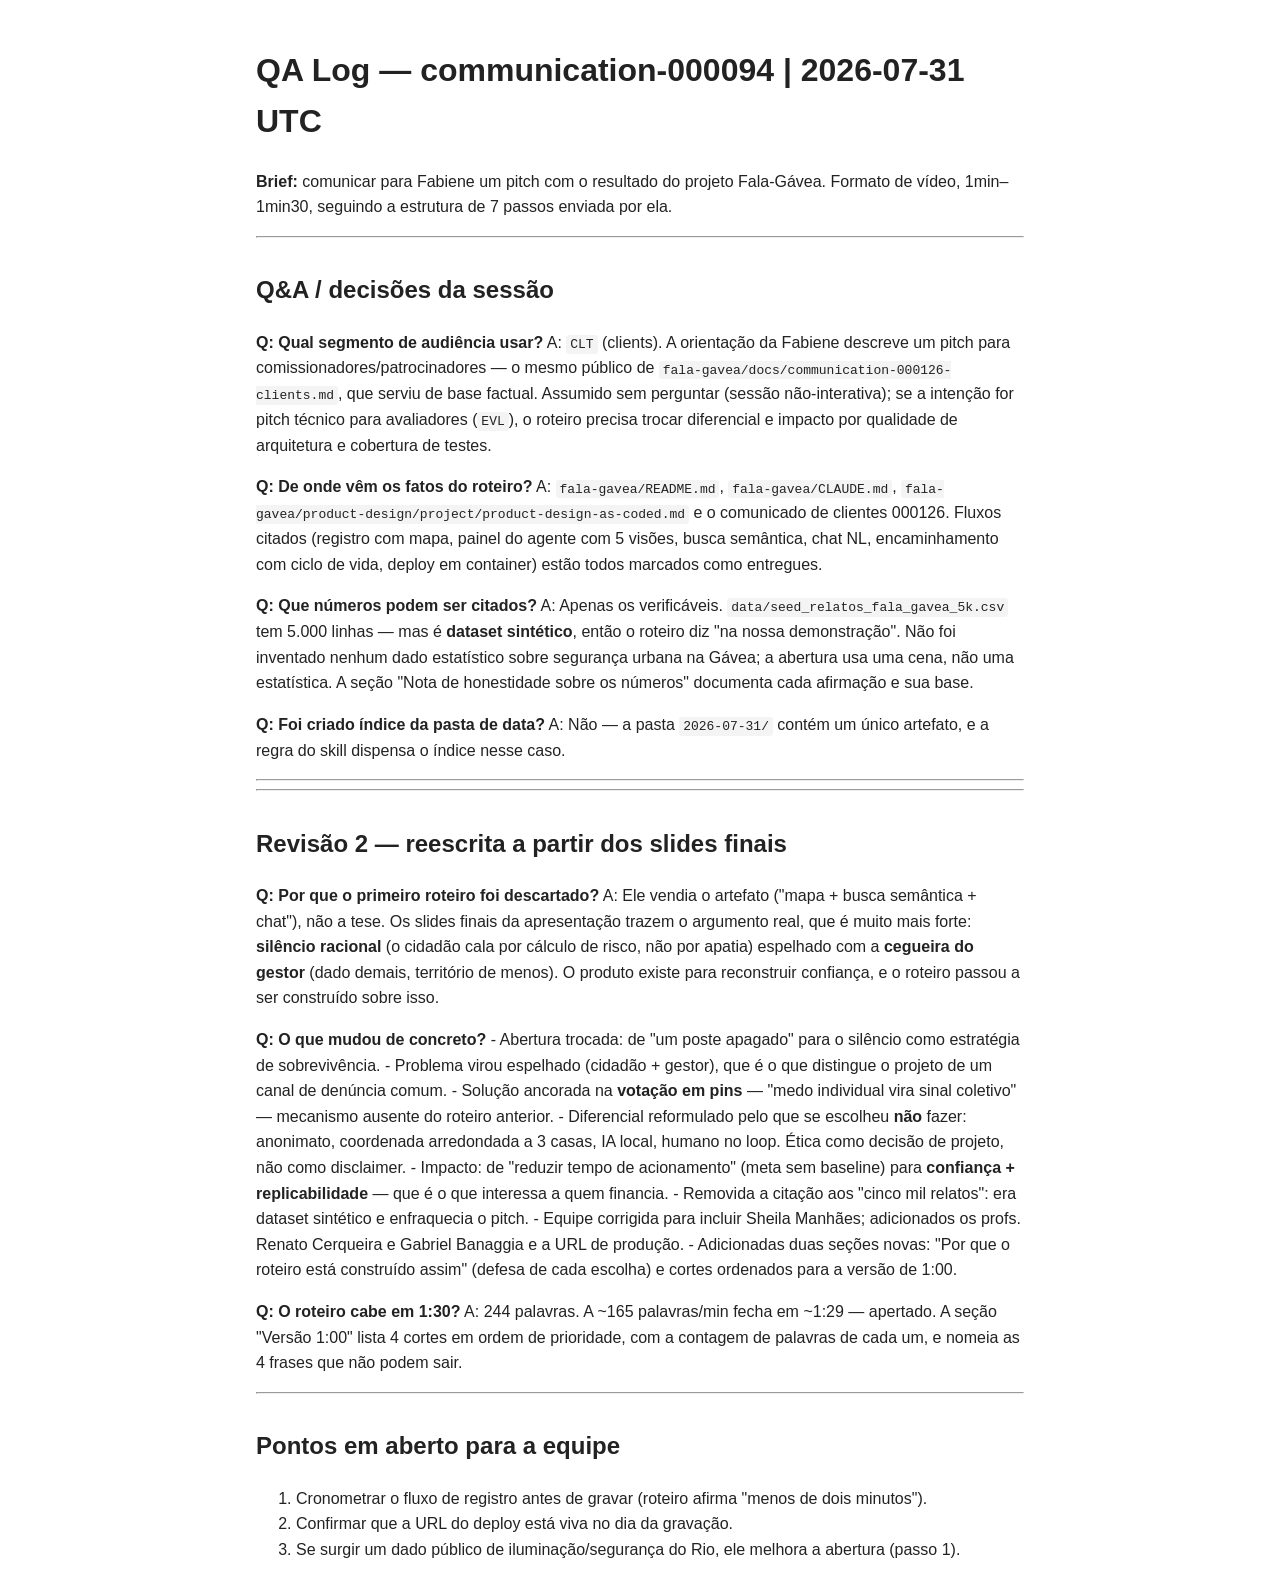
<file: _output/communication/2026-07-31/communication-000094-qa-clients-pitch.html>
<!DOCTYPE html>
<html lang="en-US">
<head>
  <meta charset="utf-8">
  <meta name="viewport" content="width=device-width, initial-scale=1">
  <title>Communication 000094 Qa Clients Pitch</title>
  <style>
body {
  max-width: 48em;
  margin: 2em auto;
  padding: 0 1em;
  font-family: -apple-system, BlinkMacSystemFont, "Segoe UI", Roboto,
               Helvetica, Arial, sans-serif;
  line-height: 1.6;
  color: #222;
}
h1, h2, h3 { margin-top: 1.4em; }
code { background: #f4f4f4; padding: 0.15em 0.3em; border-radius: 3px; }
pre  { background: #f4f4f4; padding: 1em; overflow-x: auto; border-radius: 4px; }
pre code { background: none; padding: 0; }
table { border-collapse: collapse; width: 100%; margin: 1em 0; }
th, td { border: 1px solid #ddd; padding: 0.5em 0.75em; text-align: left; }
th { background: #f8f8f8; }
blockquote { border-left: 4px solid #ddd; margin: 1em 0; padding: 0.5em 1em; color: #555; }
a { color: #0366d6; }

  </style>
</head>
<body>

<h1 id="qa-log-communication-000094-2026-07-31-utc">QA Log — communication-000094 | 2026-07-31 UTC</h1>
<p><strong>Brief:</strong> comunicar para Fabiene um pitch com o resultado do projeto Fala-Gávea. Formato de vídeo, 1min–1min30, seguindo a estrutura de 7 passos enviada por ela.</p>
<hr />
<h2 id="qa-decisoes-da-sessao">Q&amp;A / decisões da sessão</h2>
<p><strong>Q: Qual segmento de audiência usar?</strong>
A: <code>CLT</code> (clients). A orientação da Fabiene descreve um pitch para comissionadores/patrocinadores — o mesmo público de <code>fala-gavea/docs/communication-000126-clients.md</code>, que serviu de base factual. Assumido sem perguntar (sessão não-interativa); se a intenção for pitch técnico para avaliadores (<code>EVL</code>), o roteiro precisa trocar diferencial e impacto por qualidade de arquitetura e cobertura de testes.</p>
<p><strong>Q: De onde vêm os fatos do roteiro?</strong>
A: <code>fala-gavea/README.md</code>, <code>fala-gavea/CLAUDE.md</code>, <code>fala-gavea/product-design/project/product-design-as-coded.md</code> e o comunicado de clientes 000126. Fluxos citados (registro com mapa, painel do agente com 5 visões, busca semântica, chat NL, encaminhamento com ciclo de vida, deploy em container) estão todos marcados como entregues.</p>
<p><strong>Q: Que números podem ser citados?</strong>
A: Apenas os verificáveis. <code>data/seed_relatos_fala_gavea_5k.csv</code> tem 5.000 linhas — mas é <strong>dataset sintético</strong>, então o roteiro diz "na nossa demonstração". Não foi inventado nenhum dado estatístico sobre segurança urbana na Gávea; a abertura usa uma cena, não uma estatística. A seção "Nota de honestidade sobre os números" documenta cada afirmação e sua base.</p>
<p><strong>Q: Foi criado índice da pasta de data?</strong>
A: Não — a pasta <code>2026-07-31/</code> contém um único artefato, e a regra do skill dispensa o índice nesse caso.</p>
<hr />
<hr />
<h2 id="revisao-2-reescrita-a-partir-dos-slides-finais">Revisão 2 — reescrita a partir dos slides finais</h2>
<p><strong>Q: Por que o primeiro roteiro foi descartado?</strong>
A: Ele vendia o artefato ("mapa + busca semântica + chat"), não a tese. Os slides finais da apresentação trazem o argumento real, que é muito mais forte: <strong>silêncio racional</strong> (o cidadão cala por cálculo de risco, não por apatia) espelhado com a <strong>cegueira do gestor</strong> (dado demais, território de menos). O produto existe para reconstruir confiança, e o roteiro passou a ser construído sobre isso.</p>
<p><strong>Q: O que mudou de concreto?</strong>
- Abertura trocada: de "um poste apagado" para o silêncio como estratégia de sobrevivência.
- Problema virou espelhado (cidadão + gestor), que é o que distingue o projeto de um canal de denúncia comum.
- Solução ancorada na <strong>votação em pins</strong> — "medo individual vira sinal coletivo" — mecanismo ausente do roteiro anterior.
- Diferencial reformulado pelo que se escolheu <strong>não</strong> fazer: anonimato, coordenada arredondada a 3 casas, IA local, humano no loop. Ética como decisão de projeto, não como disclaimer.
- Impacto: de "reduzir tempo de acionamento" (meta sem baseline) para <strong>confiança + replicabilidade</strong> — que é o que interessa a quem financia.
- Removida a citação aos "cinco mil relatos": era dataset sintético e enfraquecia o pitch.
- Equipe corrigida para incluir Sheila Manhães; adicionados os profs. Renato Cerqueira e Gabriel Banaggia e a URL de produção.
- Adicionadas duas seções novas: "Por que o roteiro está construído assim" (defesa de cada escolha) e cortes ordenados para a versão de 1:00.</p>
<p><strong>Q: O roteiro cabe em 1:30?</strong>
A: 244 palavras. A ~165 palavras/min fecha em ~1:29 — apertado. A seção "Versão 1:00" lista 4 cortes em ordem de prioridade, com a contagem de palavras de cada um, e nomeia as 4 frases que não podem sair.</p>
<hr />
<h2 id="pontos-em-aberto-para-a-equipe">Pontos em aberto para a equipe</h2>
<ol>
<li>Cronometrar o fluxo de registro antes de gravar (roteiro afirma "menos de dois minutos").</li>
<li>Confirmar que a URL do deploy está viva no dia da gravação.</li>
<li>Se surgir um dado público de iluminação/segurança do Rio, ele melhora a abertura (passo 1).</li>
</ol>

</body>
</html>
</file>
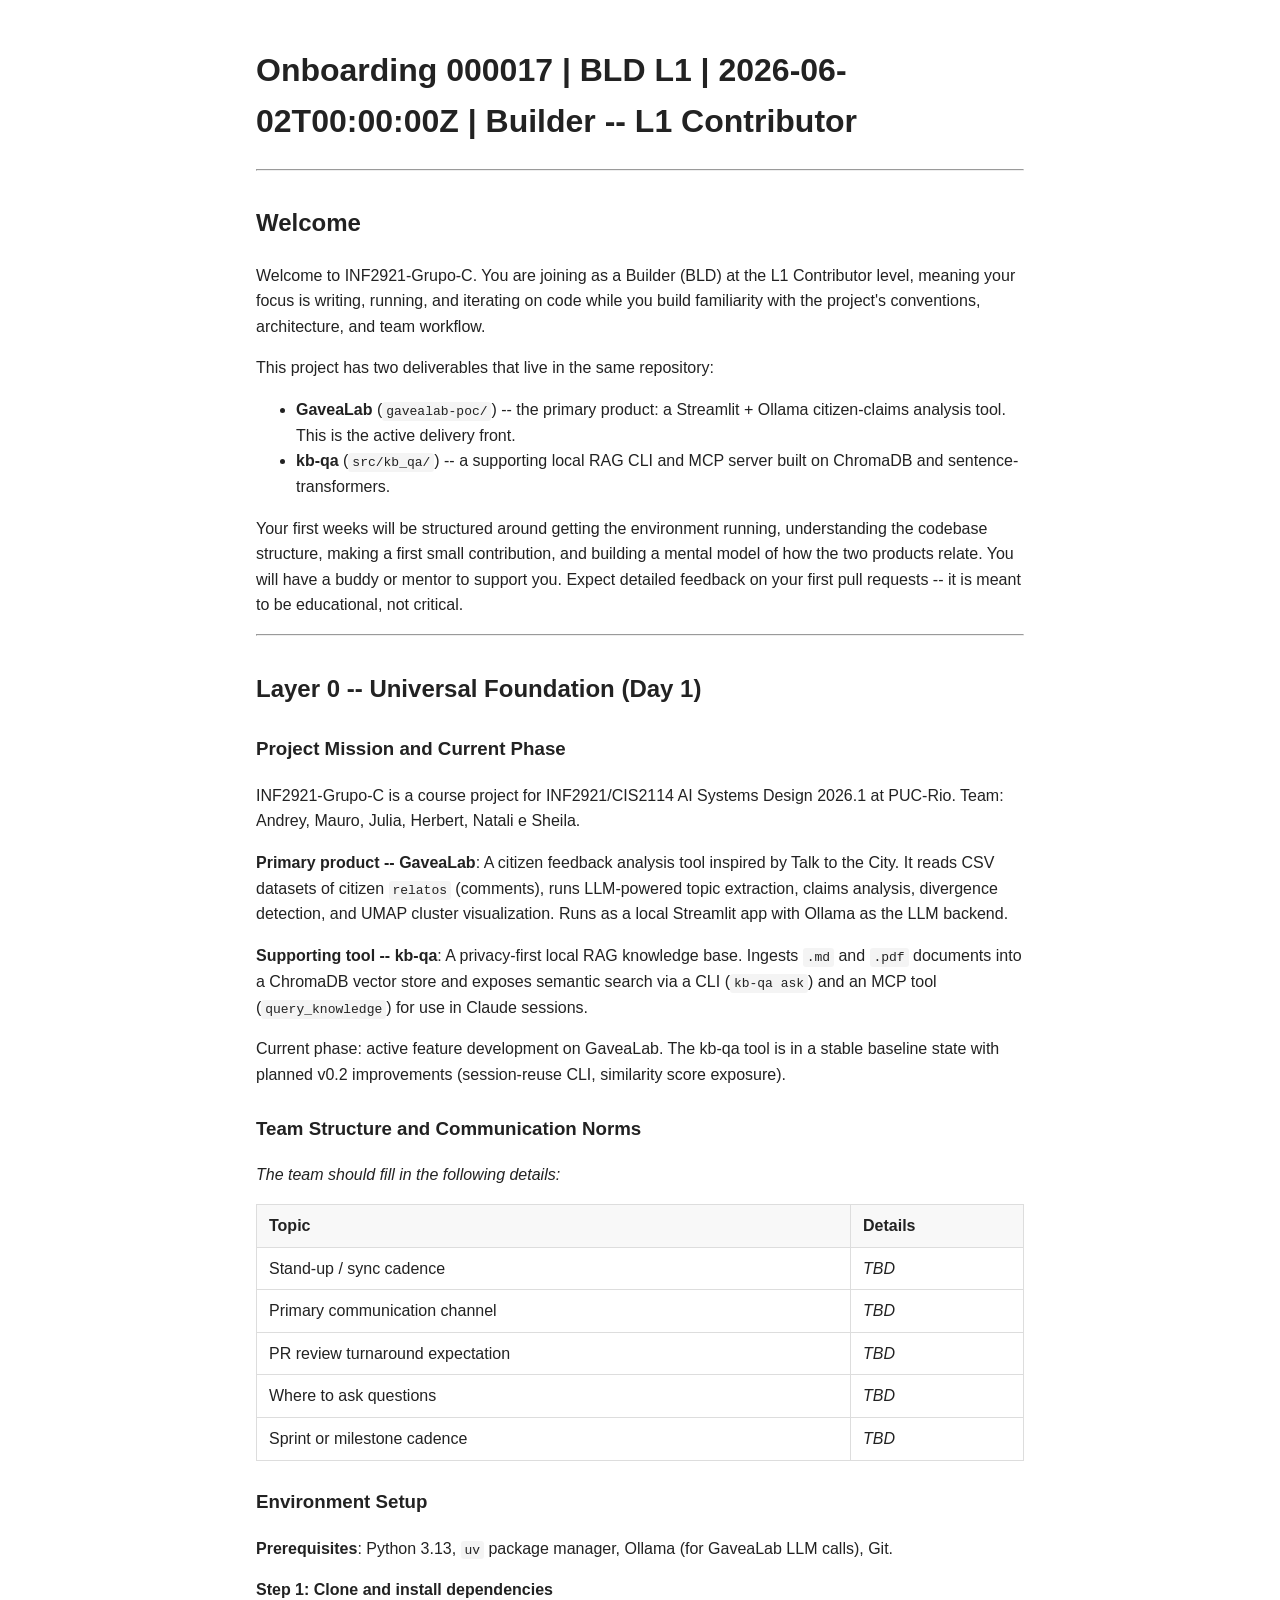
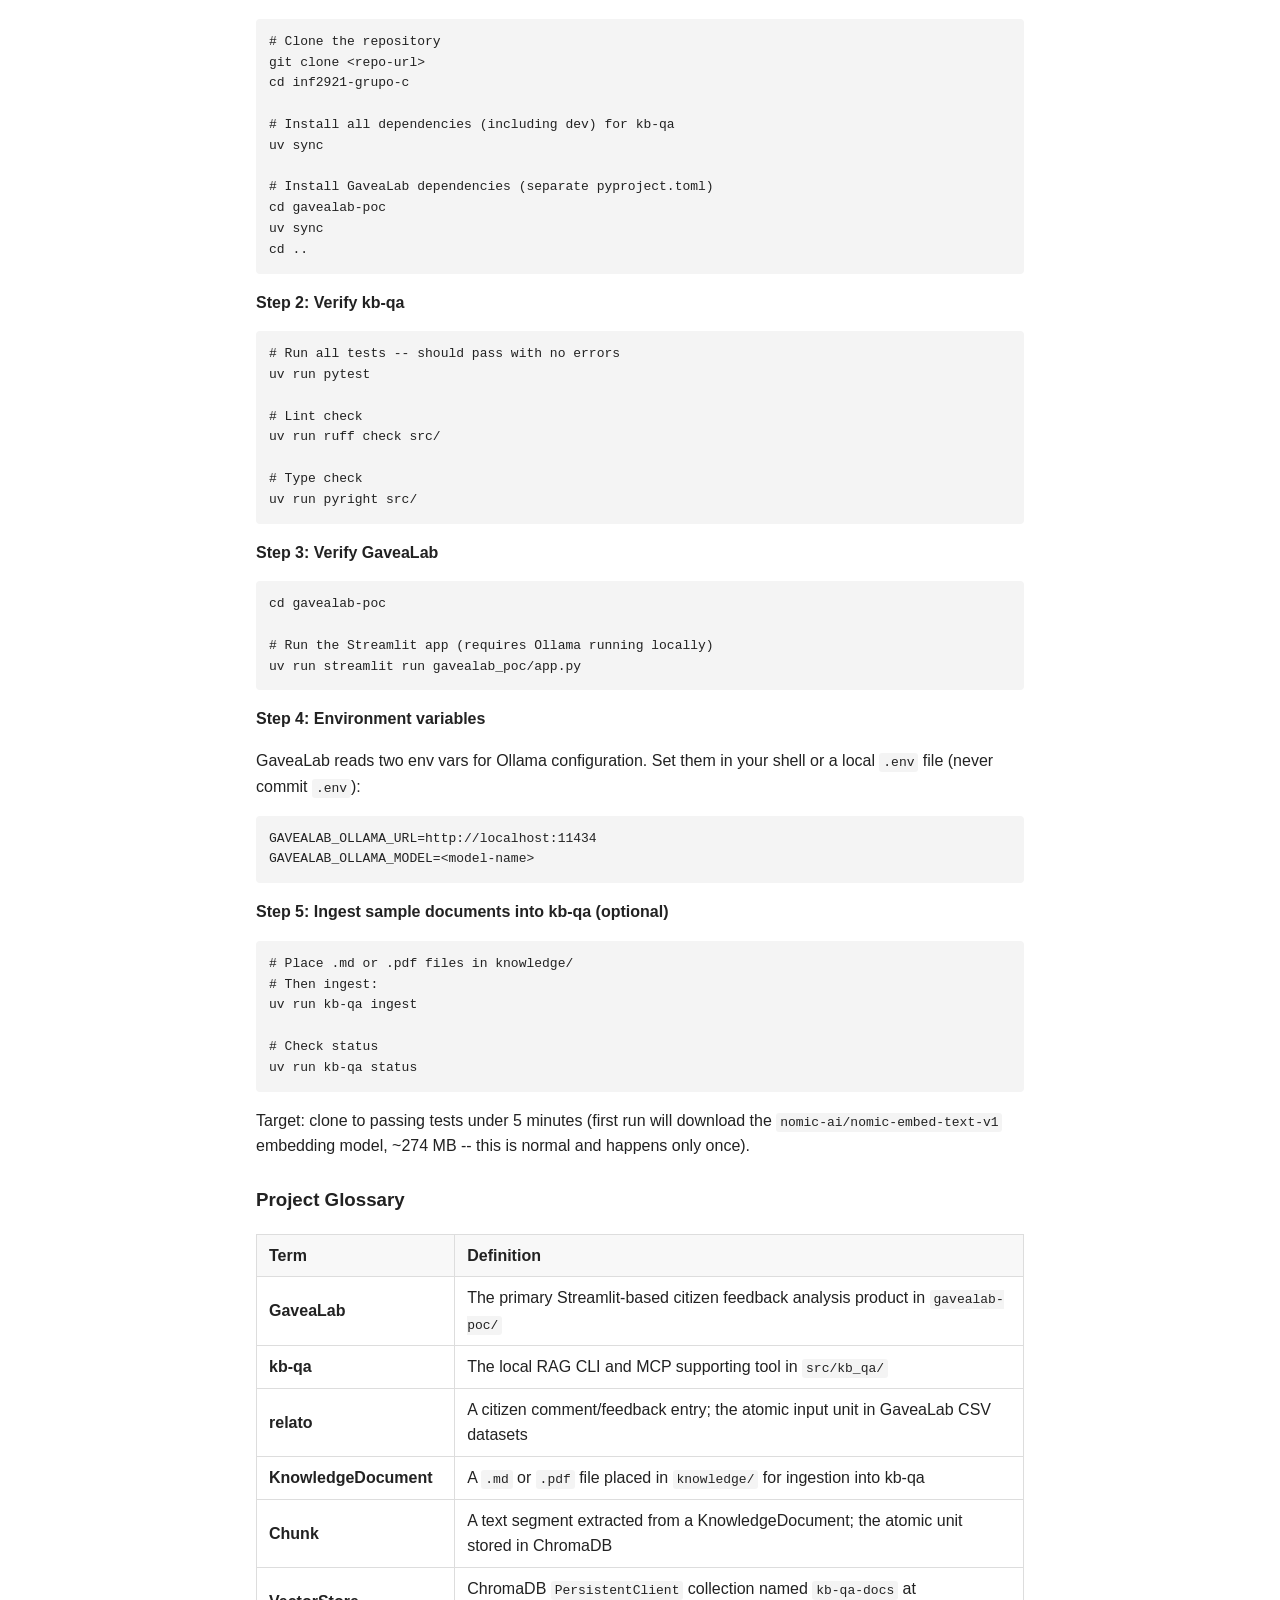
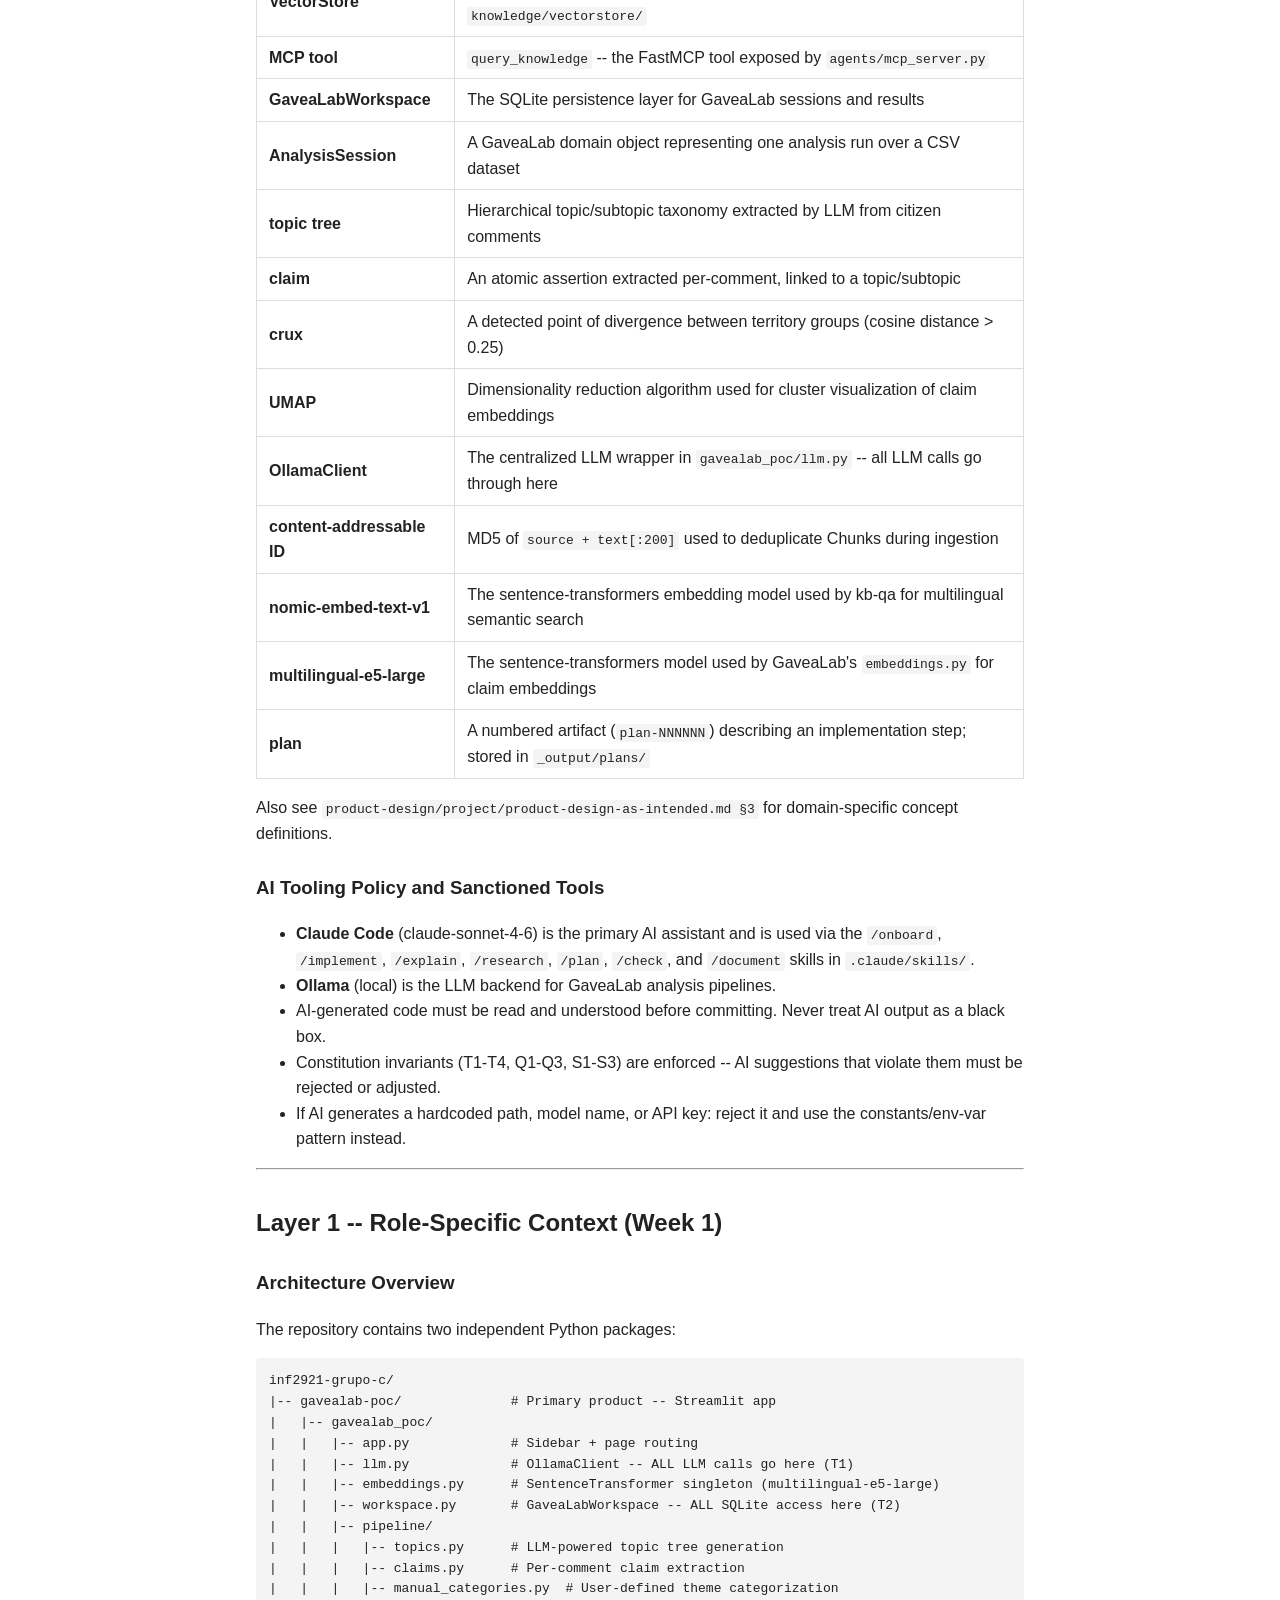
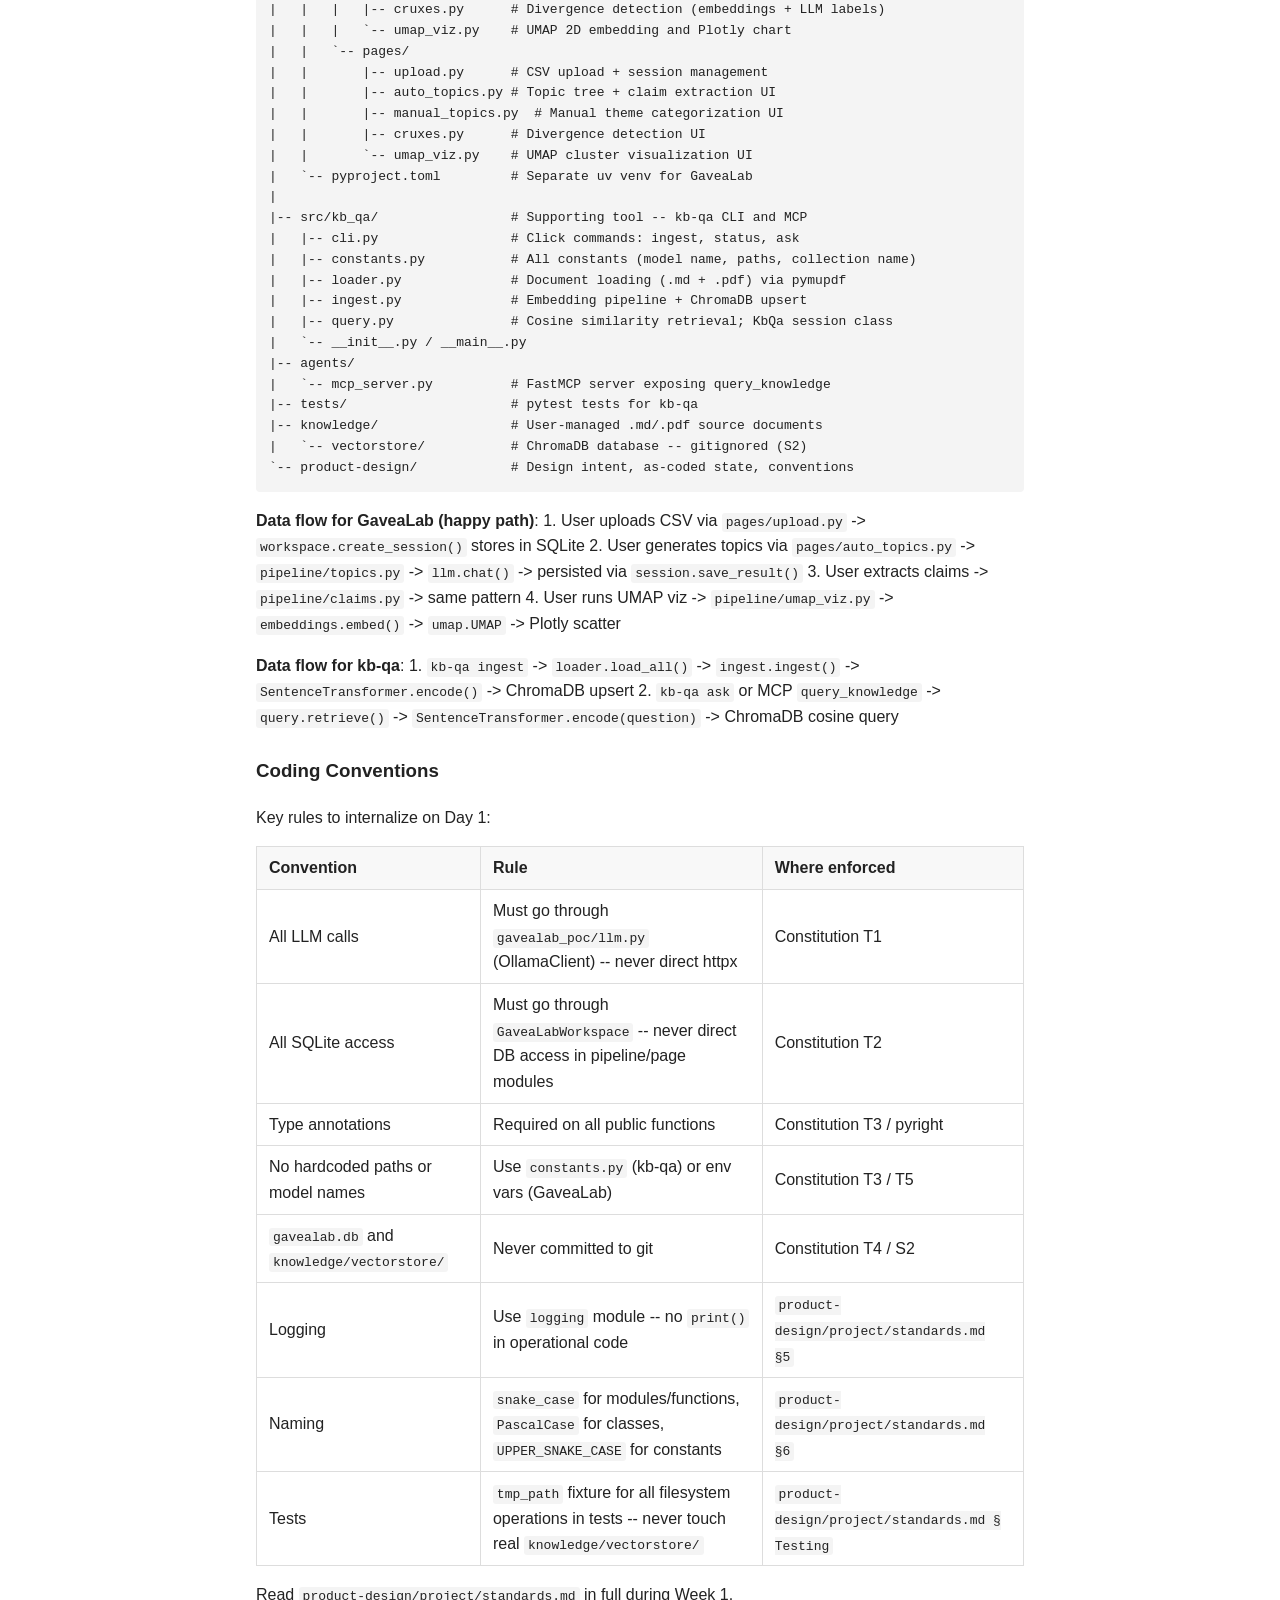
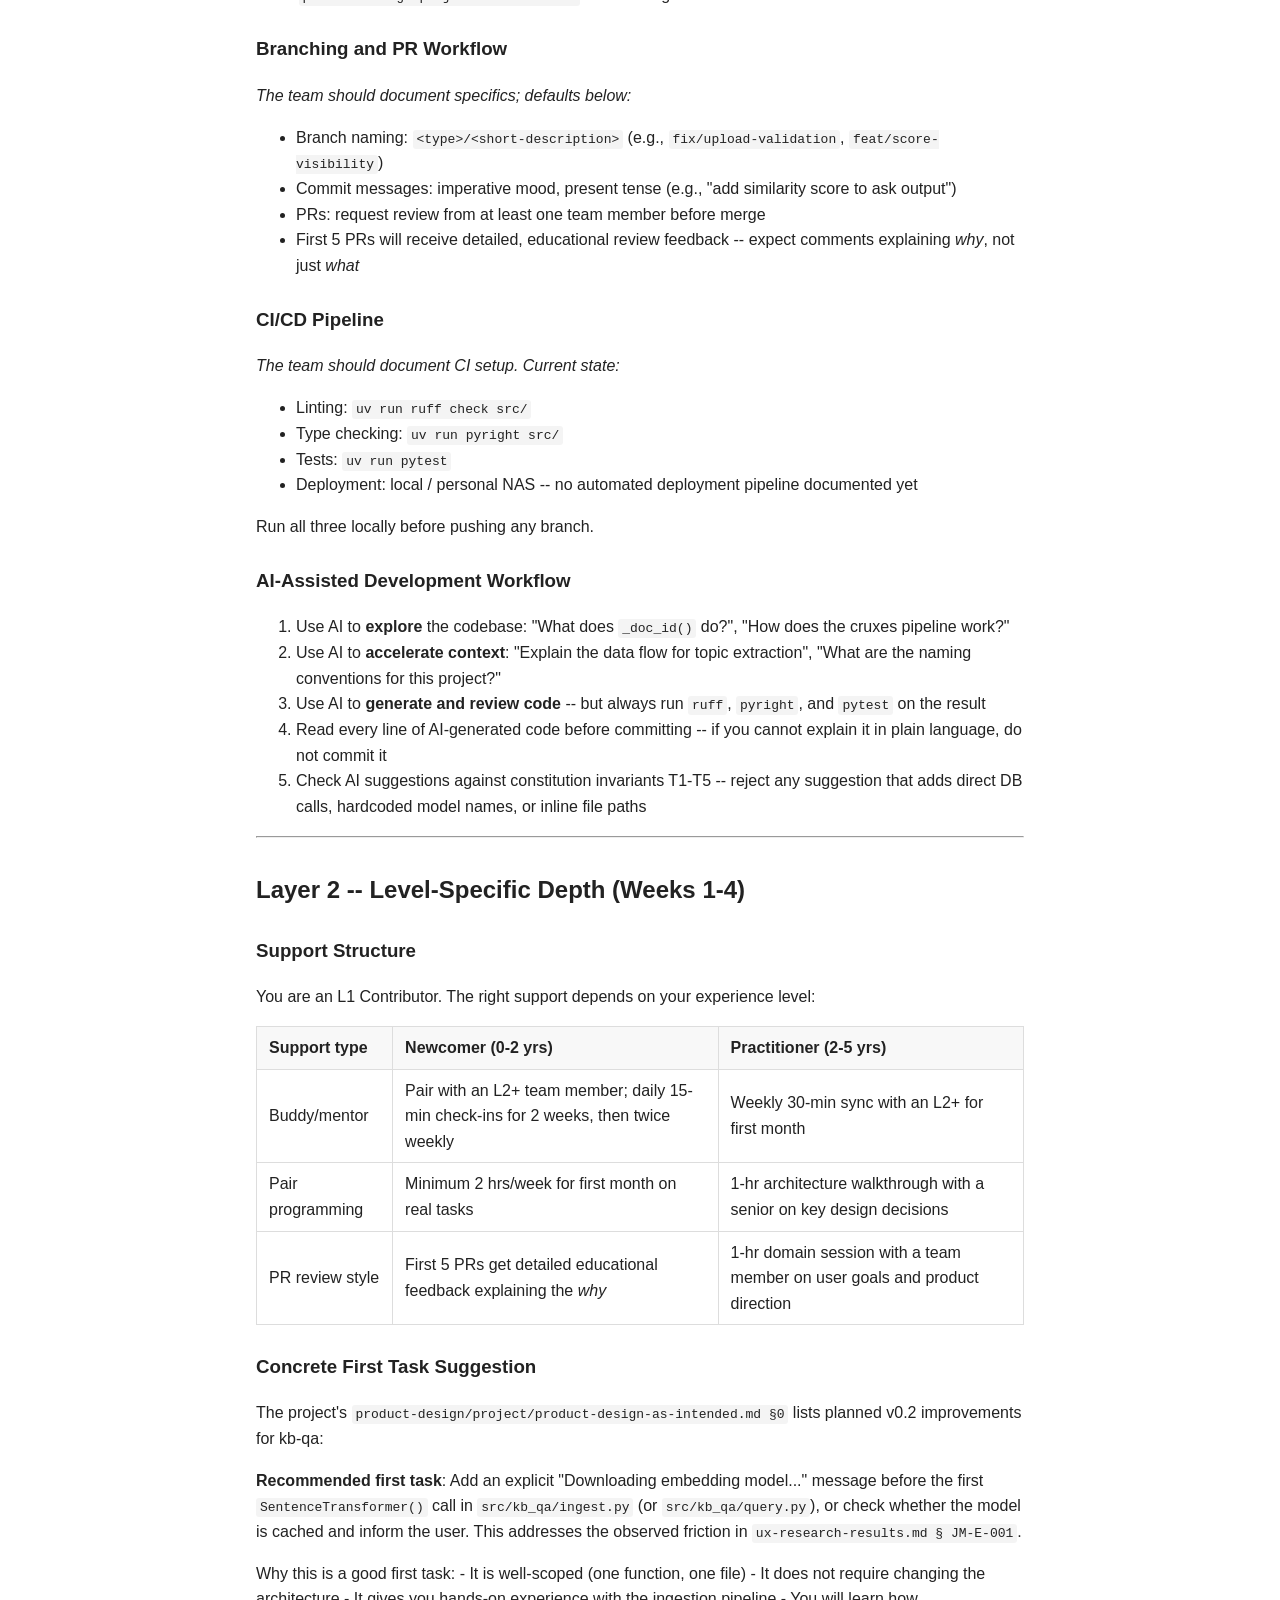
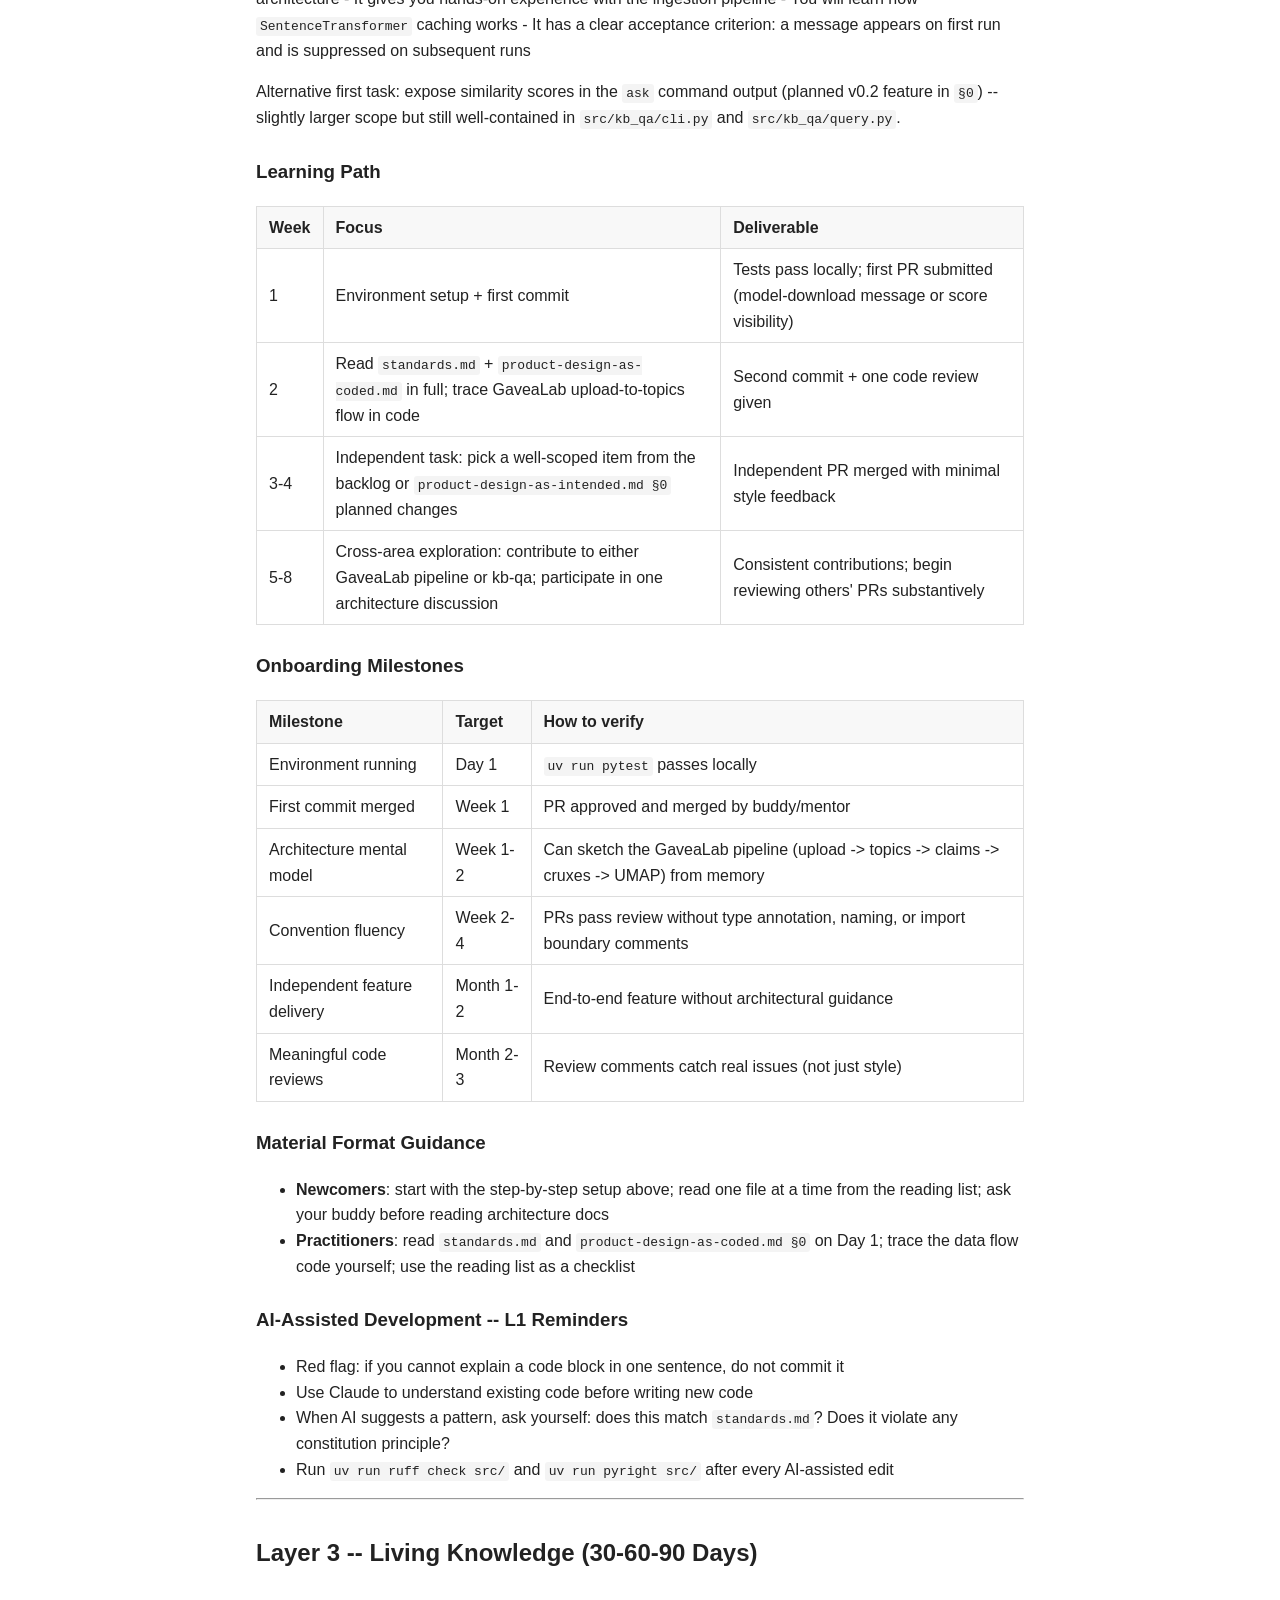
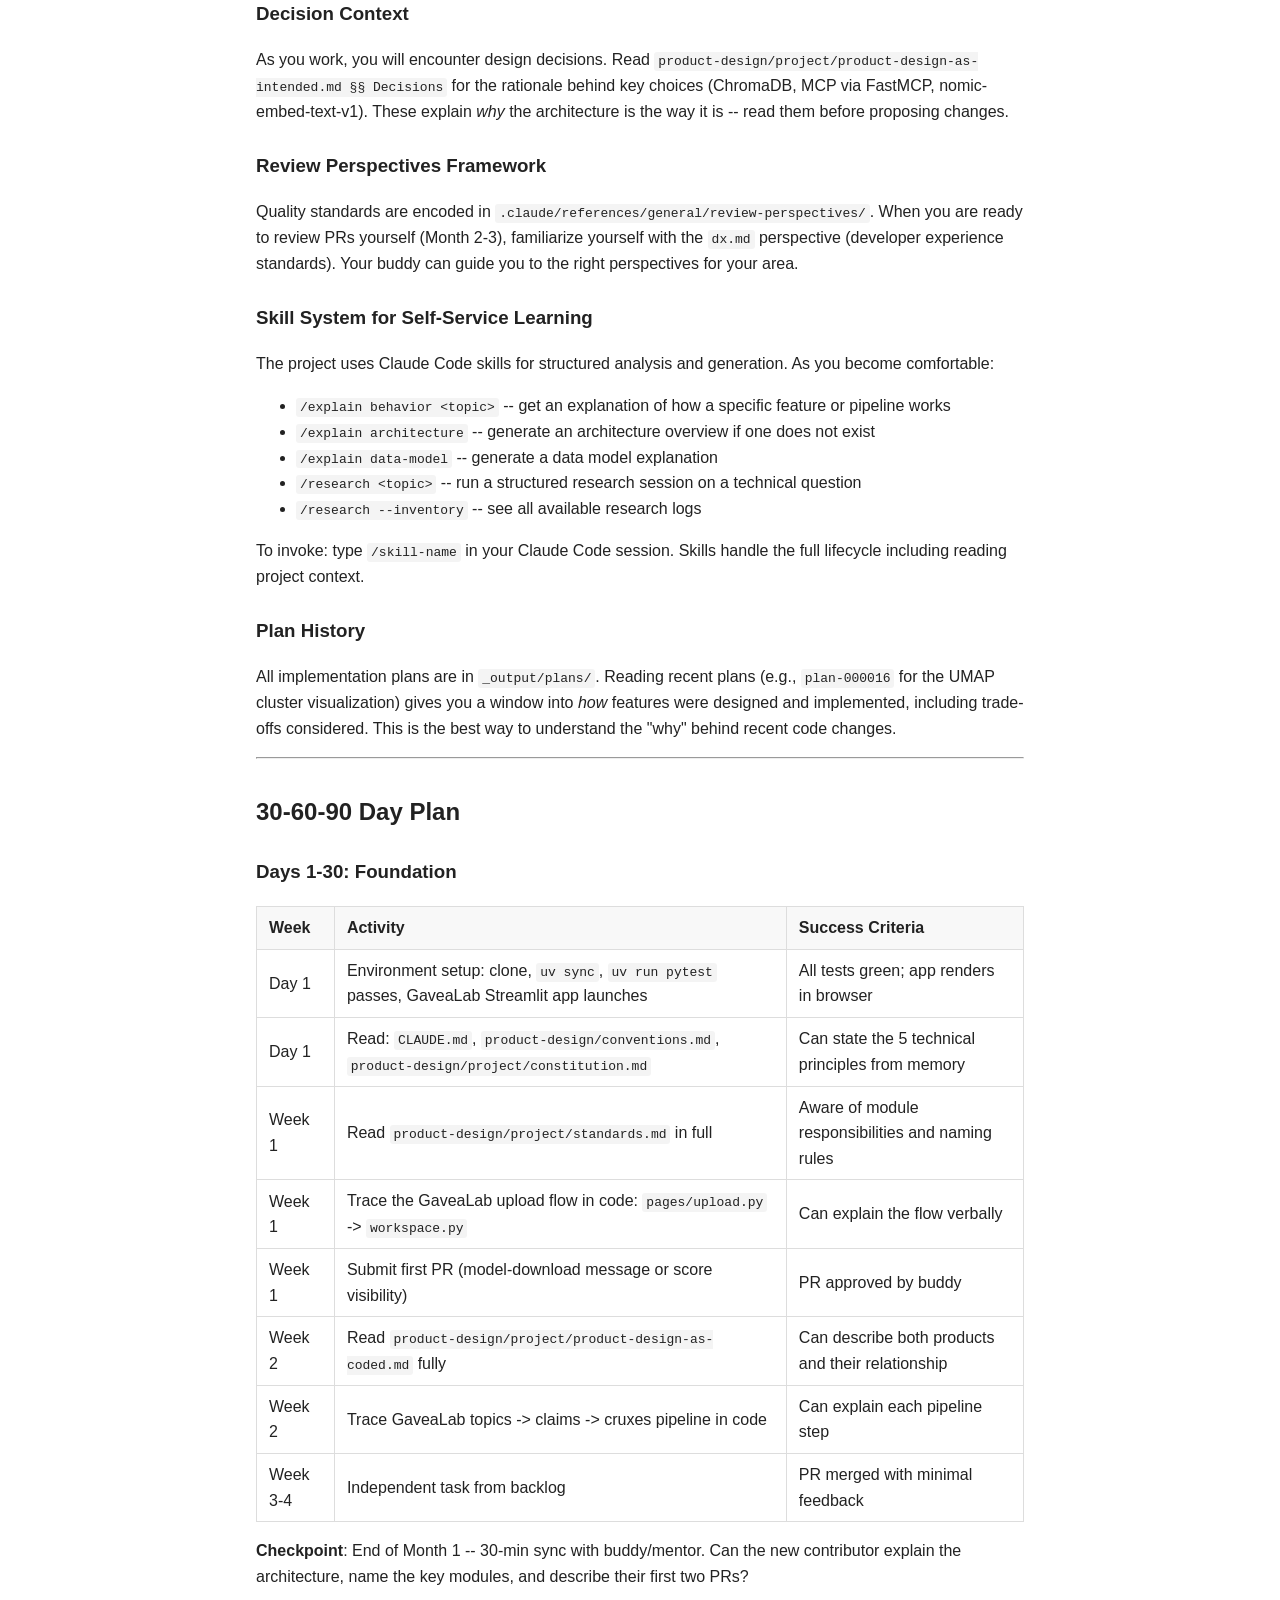
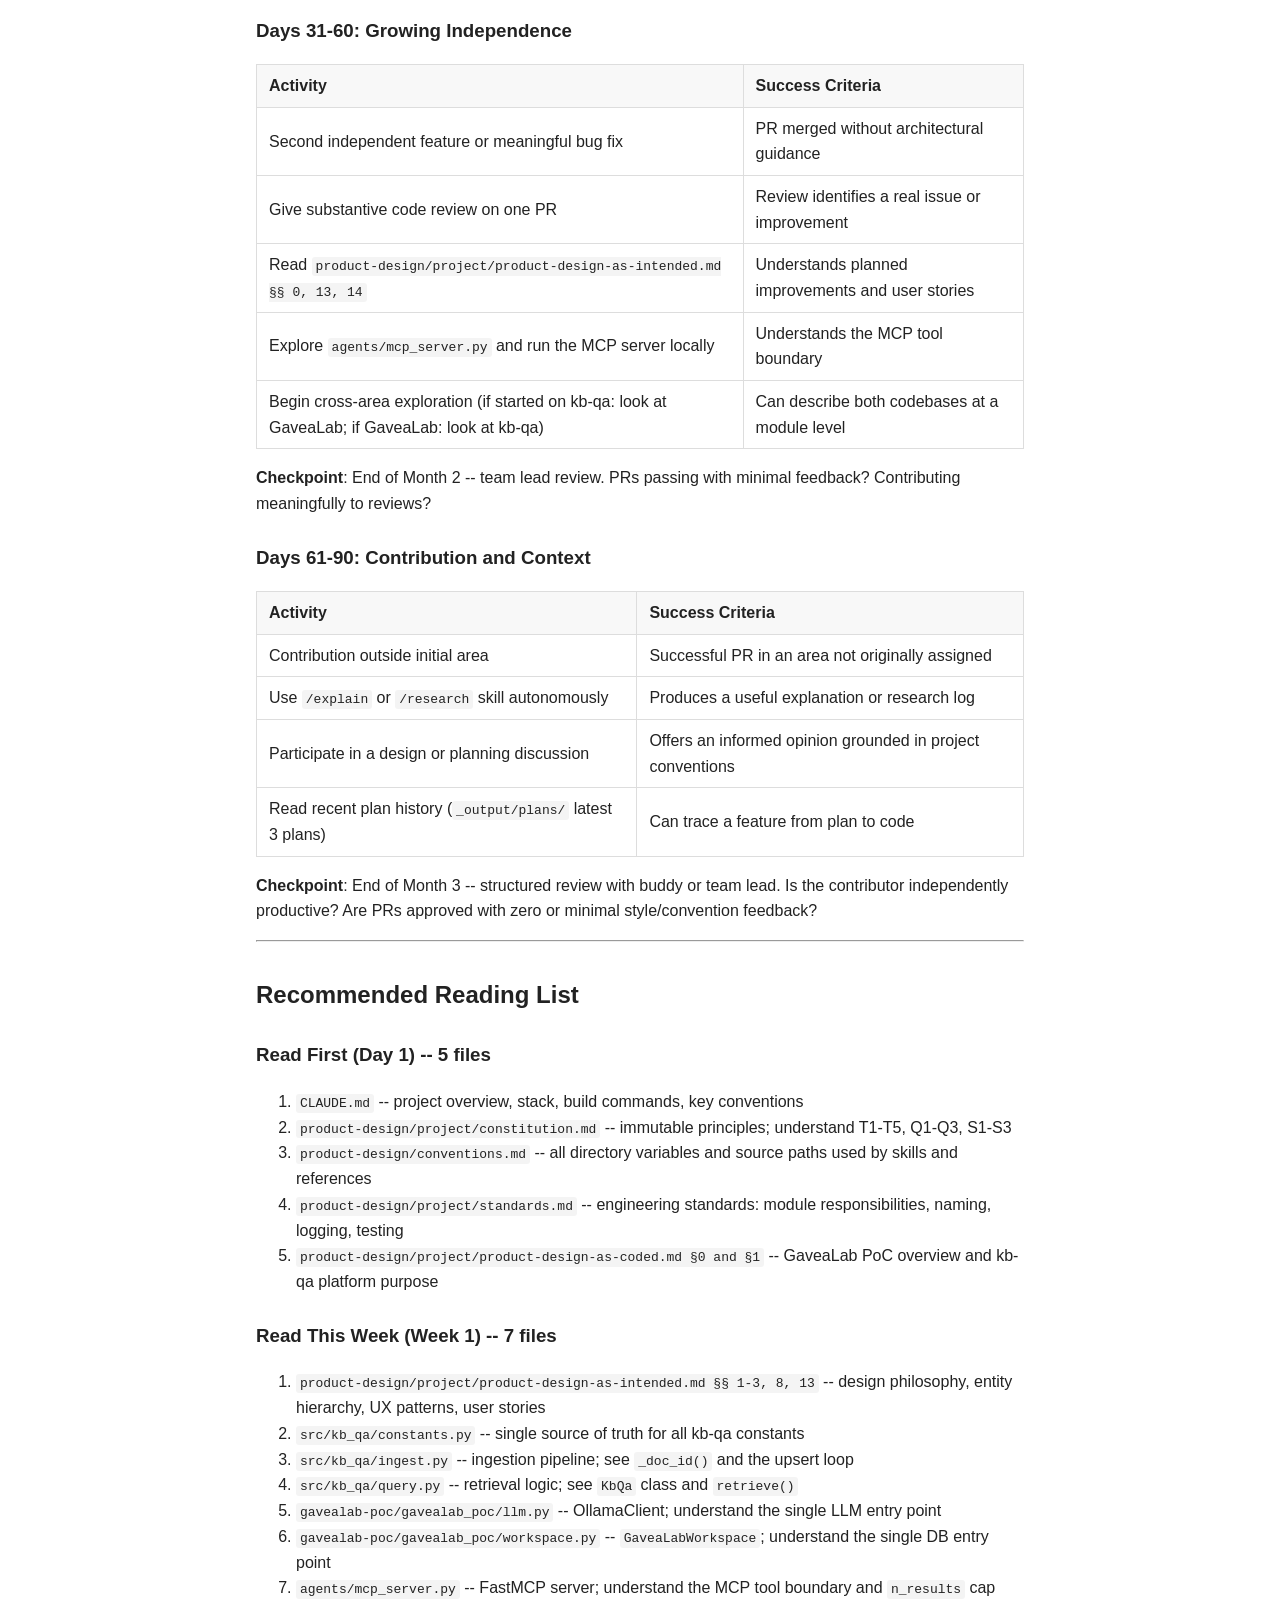
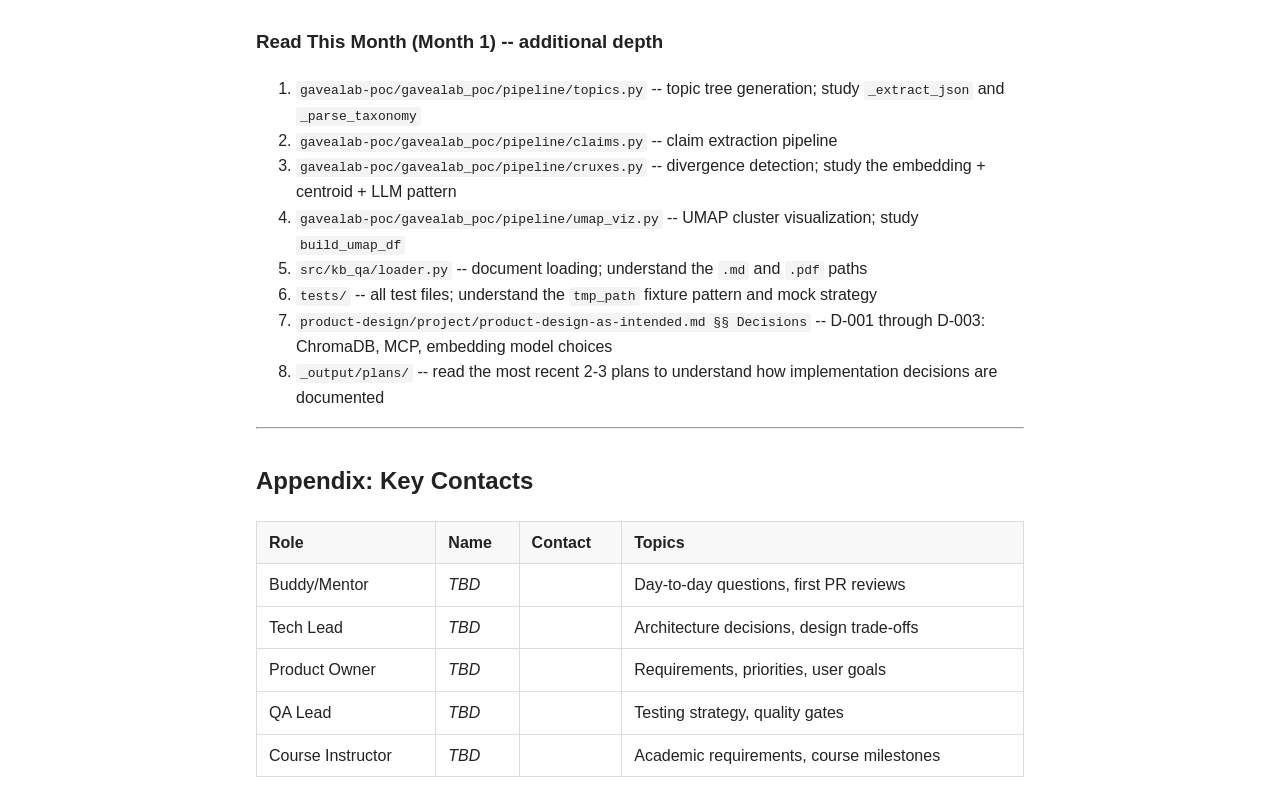
<file: _output/onboarding-plans/2026-06-02/onboarding-000017-bld-l1.html>
<!DOCTYPE html>
<html lang="en-US">
<head>
  <meta charset="utf-8">
  <meta name="viewport" content="width=device-width, initial-scale=1">
  <title>Onboarding 000017 Bld L1</title>
  <style>
body {
  max-width: 48em;
  margin: 2em auto;
  padding: 0 1em;
  font-family: -apple-system, BlinkMacSystemFont, "Segoe UI", Roboto,
               Helvetica, Arial, sans-serif;
  line-height: 1.6;
  color: #222;
}
h1, h2, h3 { margin-top: 1.4em; }
code { background: #f4f4f4; padding: 0.15em 0.3em; border-radius: 3px; }
pre  { background: #f4f4f4; padding: 1em; overflow-x: auto; border-radius: 4px; }
pre code { background: none; padding: 0; }
table { border-collapse: collapse; width: 100%; margin: 1em 0; }
th, td { border: 1px solid #ddd; padding: 0.5em 0.75em; text-align: left; }
th { background: #f8f8f8; }
blockquote { border-left: 4px solid #ddd; margin: 1em 0; padding: 0.5em 1em; color: #555; }
a { color: #0366d6; }

  </style>
</head>
<body>

<h1 id="onboarding-000017-bld-l1-2026-06-02t000000z-builder-l1-contributor">Onboarding 000017 | BLD L1 | 2026-06-02T00:00:00Z | Builder -- L1 Contributor</h1>
<hr />
<h2 id="welcome">Welcome</h2>
<p>Welcome to INF2921-Grupo-C. You are joining as a Builder (BLD) at the L1 Contributor level, meaning your focus is writing, running, and iterating on code while you build familiarity with the project's conventions, architecture, and team workflow.</p>
<p>This project has two deliverables that live in the same repository:</p>
<ul>
<li><strong>GaveaLab</strong> (<code>gavealab-poc/</code>) -- the primary product: a Streamlit + Ollama citizen-claims analysis tool. This is the active delivery front.</li>
<li><strong>kb-qa</strong> (<code>src/kb_qa/</code>) -- a supporting local RAG CLI and MCP server built on ChromaDB and sentence-transformers.</li>
</ul>
<p>Your first weeks will be structured around getting the environment running, understanding the codebase structure, making a first small contribution, and building a mental model of how the two products relate. You will have a buddy or mentor to support you. Expect detailed feedback on your first pull requests -- it is meant to be educational, not critical.</p>
<hr />
<h2 id="layer-0-universal-foundation-day-1">Layer 0 -- Universal Foundation (Day 1)</h2>
<h3 id="project-mission-and-current-phase">Project Mission and Current Phase</h3>
<p>INF2921-Grupo-C is a course project for INF2921/CIS2114 AI Systems Design 2026.1 at PUC-Rio. Team: Andrey, Mauro, Julia, Herbert, Natali e Sheila.</p>
<p><strong>Primary product -- GaveaLab</strong>: A citizen feedback analysis tool inspired by Talk to the City. It reads CSV datasets of citizen <code>relatos</code> (comments), runs LLM-powered topic extraction, claims analysis, divergence detection, and UMAP cluster visualization. Runs as a local Streamlit app with Ollama as the LLM backend.</p>
<p><strong>Supporting tool -- kb-qa</strong>: A privacy-first local RAG knowledge base. Ingests <code>.md</code> and <code>.pdf</code> documents into a ChromaDB vector store and exposes semantic search via a CLI (<code>kb-qa ask</code>) and an MCP tool (<code>query_knowledge</code>) for use in Claude sessions.</p>
<p>Current phase: active feature development on GaveaLab. The kb-qa tool is in a stable baseline state with planned v0.2 improvements (session-reuse CLI, similarity score exposure).</p>
<h3 id="team-structure-and-communication-norms">Team Structure and Communication Norms</h3>
<p><em>The team should fill in the following details:</em></p>
<table>
<thead>
<tr>
<th>Topic</th>
<th>Details</th>
</tr>
</thead>
<tbody>
<tr>
<td>Stand-up / sync cadence</td>
<td><em>TBD</em></td>
</tr>
<tr>
<td>Primary communication channel</td>
<td><em>TBD</em></td>
</tr>
<tr>
<td>PR review turnaround expectation</td>
<td><em>TBD</em></td>
</tr>
<tr>
<td>Where to ask questions</td>
<td><em>TBD</em></td>
</tr>
<tr>
<td>Sprint or milestone cadence</td>
<td><em>TBD</em></td>
</tr>
</tbody>
</table>
<h3 id="environment-setup">Environment Setup</h3>
<p><strong>Prerequisites</strong>: Python 3.13, <code>uv</code> package manager, Ollama (for GaveaLab LLM calls), Git.</p>
<p><strong>Step 1: Clone and install dependencies</strong></p>
<pre><code class="language-bash"># Clone the repository
git clone &lt;repo-url&gt;
cd inf2921-grupo-c

# Install all dependencies (including dev) for kb-qa
uv sync

# Install GaveaLab dependencies (separate pyproject.toml)
cd gavealab-poc
uv sync
cd ..
</code></pre>
<p><strong>Step 2: Verify kb-qa</strong></p>
<pre><code class="language-bash"># Run all tests -- should pass with no errors
uv run pytest

# Lint check
uv run ruff check src/

# Type check
uv run pyright src/
</code></pre>
<p><strong>Step 3: Verify GaveaLab</strong></p>
<pre><code class="language-bash">cd gavealab-poc

# Run the Streamlit app (requires Ollama running locally)
uv run streamlit run gavealab_poc/app.py
</code></pre>
<p><strong>Step 4: Environment variables</strong></p>
<p>GaveaLab reads two env vars for Ollama configuration. Set them in your shell or a local <code>.env</code> file (never commit <code>.env</code>):</p>
<pre><code>GAVEALAB_OLLAMA_URL=http://localhost:11434
GAVEALAB_OLLAMA_MODEL=&lt;model-name&gt;
</code></pre>
<p><strong>Step 5: Ingest sample documents into kb-qa (optional)</strong></p>
<pre><code class="language-bash"># Place .md or .pdf files in knowledge/
# Then ingest:
uv run kb-qa ingest

# Check status
uv run kb-qa status
</code></pre>
<p>Target: clone to passing tests under 5 minutes (first run will download the <code>nomic-ai/nomic-embed-text-v1</code> embedding model, ~274 MB -- this is normal and happens only once).</p>
<h3 id="project-glossary">Project Glossary</h3>
<table>
<thead>
<tr>
<th>Term</th>
<th>Definition</th>
</tr>
</thead>
<tbody>
<tr>
<td><strong>GaveaLab</strong></td>
<td>The primary Streamlit-based citizen feedback analysis product in <code>gavealab-poc/</code></td>
</tr>
<tr>
<td><strong>kb-qa</strong></td>
<td>The local RAG CLI and MCP supporting tool in <code>src/kb_qa/</code></td>
</tr>
<tr>
<td><strong>relato</strong></td>
<td>A citizen comment/feedback entry; the atomic input unit in GaveaLab CSV datasets</td>
</tr>
<tr>
<td><strong>KnowledgeDocument</strong></td>
<td>A <code>.md</code> or <code>.pdf</code> file placed in <code>knowledge/</code> for ingestion into kb-qa</td>
</tr>
<tr>
<td><strong>Chunk</strong></td>
<td>A text segment extracted from a KnowledgeDocument; the atomic unit stored in ChromaDB</td>
</tr>
<tr>
<td><strong>VectorStore</strong></td>
<td>ChromaDB <code>PersistentClient</code> collection named <code>kb-qa-docs</code> at <code>knowledge/vectorstore/</code></td>
</tr>
<tr>
<td><strong>MCP tool</strong></td>
<td><code>query_knowledge</code> -- the FastMCP tool exposed by <code>agents/mcp_server.py</code></td>
</tr>
<tr>
<td><strong>GaveaLabWorkspace</strong></td>
<td>The SQLite persistence layer for GaveaLab sessions and results</td>
</tr>
<tr>
<td><strong>AnalysisSession</strong></td>
<td>A GaveaLab domain object representing one analysis run over a CSV dataset</td>
</tr>
<tr>
<td><strong>topic tree</strong></td>
<td>Hierarchical topic/subtopic taxonomy extracted by LLM from citizen comments</td>
</tr>
<tr>
<td><strong>claim</strong></td>
<td>An atomic assertion extracted per-comment, linked to a topic/subtopic</td>
</tr>
<tr>
<td><strong>crux</strong></td>
<td>A detected point of divergence between territory groups (cosine distance &gt; 0.25)</td>
</tr>
<tr>
<td><strong>UMAP</strong></td>
<td>Dimensionality reduction algorithm used for cluster visualization of claim embeddings</td>
</tr>
<tr>
<td><strong>OllamaClient</strong></td>
<td>The centralized LLM wrapper in <code>gavealab_poc/llm.py</code> -- all LLM calls go through here</td>
</tr>
<tr>
<td><strong>content-addressable ID</strong></td>
<td>MD5 of <code>source + text[:200]</code> used to deduplicate Chunks during ingestion</td>
</tr>
<tr>
<td><strong>nomic-embed-text-v1</strong></td>
<td>The sentence-transformers embedding model used by kb-qa for multilingual semantic search</td>
</tr>
<tr>
<td><strong>multilingual-e5-large</strong></td>
<td>The sentence-transformers model used by GaveaLab's <code>embeddings.py</code> for claim embeddings</td>
</tr>
<tr>
<td><strong>plan</strong></td>
<td>A numbered artifact (<code>plan-NNNNNN</code>) describing an implementation step; stored in <code>_output/plans/</code></td>
</tr>
</tbody>
</table>
<p>Also see <code>product-design/project/product-design-as-intended.md §3</code> for domain-specific concept definitions.</p>
<h3 id="ai-tooling-policy-and-sanctioned-tools">AI Tooling Policy and Sanctioned Tools</h3>
<ul>
<li><strong>Claude Code</strong> (claude-sonnet-4-6) is the primary AI assistant and is used via the <code>/onboard</code>, <code>/implement</code>, <code>/explain</code>, <code>/research</code>, <code>/plan</code>, <code>/check</code>, and <code>/document</code> skills in <code>.claude/skills/</code>.</li>
<li><strong>Ollama</strong> (local) is the LLM backend for GaveaLab analysis pipelines.</li>
<li>AI-generated code must be read and understood before committing. Never treat AI output as a black box.</li>
<li>Constitution invariants (T1-T4, Q1-Q3, S1-S3) are enforced -- AI suggestions that violate them must be rejected or adjusted.</li>
<li>If AI generates a hardcoded path, model name, or API key: reject it and use the constants/env-var pattern instead.</li>
</ul>
<hr />
<h2 id="layer-1-role-specific-context-week-1">Layer 1 -- Role-Specific Context (Week 1)</h2>
<h3 id="architecture-overview">Architecture Overview</h3>
<p>The repository contains two independent Python packages:</p>
<pre><code>inf2921-grupo-c/
|-- gavealab-poc/              # Primary product -- Streamlit app
|   |-- gavealab_poc/
|   |   |-- app.py             # Sidebar + page routing
|   |   |-- llm.py             # OllamaClient -- ALL LLM calls go here (T1)
|   |   |-- embeddings.py      # SentenceTransformer singleton (multilingual-e5-large)
|   |   |-- workspace.py       # GaveaLabWorkspace -- ALL SQLite access here (T2)
|   |   |-- pipeline/
|   |   |   |-- topics.py      # LLM-powered topic tree generation
|   |   |   |-- claims.py      # Per-comment claim extraction
|   |   |   |-- manual_categories.py  # User-defined theme categorization
|   |   |   |-- cruxes.py      # Divergence detection (embeddings + LLM labels)
|   |   |   `-- umap_viz.py    # UMAP 2D embedding and Plotly chart
|   |   `-- pages/
|   |       |-- upload.py      # CSV upload + session management
|   |       |-- auto_topics.py # Topic tree + claim extraction UI
|   |       |-- manual_topics.py  # Manual theme categorization UI
|   |       |-- cruxes.py      # Divergence detection UI
|   |       `-- umap_viz.py    # UMAP cluster visualization UI
|   `-- pyproject.toml         # Separate uv venv for GaveaLab
|
|-- src/kb_qa/                 # Supporting tool -- kb-qa CLI and MCP
|   |-- cli.py                 # Click commands: ingest, status, ask
|   |-- constants.py           # All constants (model name, paths, collection name)
|   |-- loader.py              # Document loading (.md + .pdf) via pymupdf
|   |-- ingest.py              # Embedding pipeline + ChromaDB upsert
|   |-- query.py               # Cosine similarity retrieval; KbQa session class
|   `-- __init__.py / __main__.py
|-- agents/
|   `-- mcp_server.py          # FastMCP server exposing query_knowledge
|-- tests/                     # pytest tests for kb-qa
|-- knowledge/                 # User-managed .md/.pdf source documents
|   `-- vectorstore/           # ChromaDB database -- gitignored (S2)
`-- product-design/            # Design intent, as-coded state, conventions
</code></pre>
<p><strong>Data flow for GaveaLab (happy path)</strong>:
1. User uploads CSV via <code>pages/upload.py</code> -&gt; <code>workspace.create_session()</code> stores in SQLite
2. User generates topics via <code>pages/auto_topics.py</code> -&gt; <code>pipeline/topics.py</code> -&gt; <code>llm.chat()</code> -&gt; persisted via <code>session.save_result()</code>
3. User extracts claims -&gt; <code>pipeline/claims.py</code> -&gt; same pattern
4. User runs UMAP viz -&gt; <code>pipeline/umap_viz.py</code> -&gt; <code>embeddings.embed()</code> -&gt; <code>umap.UMAP</code> -&gt; Plotly scatter</p>
<p><strong>Data flow for kb-qa</strong>:
1. <code>kb-qa ingest</code> -&gt; <code>loader.load_all()</code> -&gt; <code>ingest.ingest()</code> -&gt; <code>SentenceTransformer.encode()</code> -&gt; ChromaDB upsert
2. <code>kb-qa ask</code> or MCP <code>query_knowledge</code> -&gt; <code>query.retrieve()</code> -&gt; <code>SentenceTransformer.encode(question)</code> -&gt; ChromaDB cosine query</p>
<h3 id="coding-conventions">Coding Conventions</h3>
<p>Key rules to internalize on Day 1:</p>
<table>
<thead>
<tr>
<th>Convention</th>
<th>Rule</th>
<th>Where enforced</th>
</tr>
</thead>
<tbody>
<tr>
<td>All LLM calls</td>
<td>Must go through <code>gavealab_poc/llm.py</code> (OllamaClient) -- never direct httpx</td>
<td>Constitution T1</td>
</tr>
<tr>
<td>All SQLite access</td>
<td>Must go through <code>GaveaLabWorkspace</code> -- never direct DB access in pipeline/page modules</td>
<td>Constitution T2</td>
</tr>
<tr>
<td>Type annotations</td>
<td>Required on all public functions</td>
<td>Constitution T3 / pyright</td>
</tr>
<tr>
<td>No hardcoded paths or model names</td>
<td>Use <code>constants.py</code> (kb-qa) or env vars (GaveaLab)</td>
<td>Constitution T3 / T5</td>
</tr>
<tr>
<td><code>gavealab.db</code> and <code>knowledge/vectorstore/</code></td>
<td>Never committed to git</td>
<td>Constitution T4 / S2</td>
</tr>
<tr>
<td>Logging</td>
<td>Use <code>logging</code> module -- no <code>print()</code> in operational code</td>
<td><code>product-design/project/standards.md §5</code></td>
</tr>
<tr>
<td>Naming</td>
<td><code>snake_case</code> for modules/functions, <code>PascalCase</code> for classes, <code>UPPER_SNAKE_CASE</code> for constants</td>
<td><code>product-design/project/standards.md §6</code></td>
</tr>
<tr>
<td>Tests</td>
<td><code>tmp_path</code> fixture for all filesystem operations in tests -- never touch real <code>knowledge/vectorstore/</code></td>
<td><code>product-design/project/standards.md § Testing</code></td>
</tr>
</tbody>
</table>
<p>Read <code>product-design/project/standards.md</code> in full during Week 1.</p>
<h3 id="branching-and-pr-workflow">Branching and PR Workflow</h3>
<p><em>The team should document specifics; defaults below:</em></p>
<ul>
<li>Branch naming: <code>&lt;type&gt;/&lt;short-description&gt;</code> (e.g., <code>fix/upload-validation</code>, <code>feat/score-visibility</code>)</li>
<li>Commit messages: imperative mood, present tense (e.g., "add similarity score to ask output")</li>
<li>PRs: request review from at least one team member before merge</li>
<li>First 5 PRs will receive detailed, educational review feedback -- expect comments explaining <em>why</em>, not just <em>what</em></li>
</ul>
<h3 id="cicd-pipeline">CI/CD Pipeline</h3>
<p><em>The team should document CI setup. Current state:</em></p>
<ul>
<li>Linting: <code>uv run ruff check src/</code></li>
<li>Type checking: <code>uv run pyright src/</code></li>
<li>Tests: <code>uv run pytest</code></li>
<li>Deployment: local / personal NAS -- no automated deployment pipeline documented yet</li>
</ul>
<p>Run all three locally before pushing any branch.</p>
<h3 id="ai-assisted-development-workflow">AI-Assisted Development Workflow</h3>
<ol>
<li>Use AI to <strong>explore</strong> the codebase: "What does <code>_doc_id()</code> do?", "How does the cruxes pipeline work?"</li>
<li>Use AI to <strong>accelerate context</strong>: "Explain the data flow for topic extraction", "What are the naming conventions for this project?"</li>
<li>Use AI to <strong>generate and review code</strong> -- but always run <code>ruff</code>, <code>pyright</code>, and <code>pytest</code> on the result</li>
<li>Read every line of AI-generated code before committing -- if you cannot explain it in plain language, do not commit it</li>
<li>Check AI suggestions against constitution invariants T1-T5 -- reject any suggestion that adds direct DB calls, hardcoded model names, or inline file paths</li>
</ol>
<hr />
<h2 id="layer-2-level-specific-depth-weeks-1-4">Layer 2 -- Level-Specific Depth (Weeks 1-4)</h2>
<h3 id="support-structure">Support Structure</h3>
<p>You are an L1 Contributor. The right support depends on your experience level:</p>
<table>
<thead>
<tr>
<th>Support type</th>
<th>Newcomer (0-2 yrs)</th>
<th>Practitioner (2-5 yrs)</th>
</tr>
</thead>
<tbody>
<tr>
<td>Buddy/mentor</td>
<td>Pair with an L2+ team member; daily 15-min check-ins for 2 weeks, then twice weekly</td>
<td>Weekly 30-min sync with an L2+ for first month</td>
</tr>
<tr>
<td>Pair programming</td>
<td>Minimum 2 hrs/week for first month on real tasks</td>
<td>1-hr architecture walkthrough with a senior on key design decisions</td>
</tr>
<tr>
<td>PR review style</td>
<td>First 5 PRs get detailed educational feedback explaining the <em>why</em></td>
<td>1-hr domain session with a team member on user goals and product direction</td>
</tr>
</tbody>
</table>
<h3 id="concrete-first-task-suggestion">Concrete First Task Suggestion</h3>
<p>The project's <code>product-design/project/product-design-as-intended.md §0</code> lists planned v0.2 improvements for kb-qa:</p>
<p><strong>Recommended first task</strong>: Add an explicit "Downloading embedding model..." message before the first <code>SentenceTransformer()</code> call in <code>src/kb_qa/ingest.py</code> (or <code>src/kb_qa/query.py</code>), or check whether the model is cached and inform the user. This addresses the observed friction in <code>ux-research-results.md § JM-E-001</code>.</p>
<p>Why this is a good first task:
- It is well-scoped (one function, one file)
- It does not require changing the architecture
- It gives you hands-on experience with the ingestion pipeline
- You will learn how <code>SentenceTransformer</code> caching works
- It has a clear acceptance criterion: a message appears on first run and is suppressed on subsequent runs</p>
<p>Alternative first task: expose similarity scores in the <code>ask</code> command output (planned v0.2 feature in <code>§0</code>) -- slightly larger scope but still well-contained in <code>src/kb_qa/cli.py</code> and <code>src/kb_qa/query.py</code>.</p>
<h3 id="learning-path">Learning Path</h3>
<table>
<thead>
<tr>
<th>Week</th>
<th>Focus</th>
<th>Deliverable</th>
</tr>
</thead>
<tbody>
<tr>
<td>1</td>
<td>Environment setup + first commit</td>
<td>Tests pass locally; first PR submitted (model-download message or score visibility)</td>
</tr>
<tr>
<td>2</td>
<td>Read <code>standards.md</code> + <code>product-design-as-coded.md</code> in full; trace GaveaLab upload-to-topics flow in code</td>
<td>Second commit + one code review given</td>
</tr>
<tr>
<td>3-4</td>
<td>Independent task: pick a well-scoped item from the backlog or <code>product-design-as-intended.md §0</code> planned changes</td>
<td>Independent PR merged with minimal style feedback</td>
</tr>
<tr>
<td>5-8</td>
<td>Cross-area exploration: contribute to either GaveaLab pipeline or kb-qa; participate in one architecture discussion</td>
<td>Consistent contributions; begin reviewing others' PRs substantively</td>
</tr>
</tbody>
</table>
<h3 id="onboarding-milestones">Onboarding Milestones</h3>
<table>
<thead>
<tr>
<th>Milestone</th>
<th>Target</th>
<th>How to verify</th>
</tr>
</thead>
<tbody>
<tr>
<td>Environment running</td>
<td>Day 1</td>
<td><code>uv run pytest</code> passes locally</td>
</tr>
<tr>
<td>First commit merged</td>
<td>Week 1</td>
<td>PR approved and merged by buddy/mentor</td>
</tr>
<tr>
<td>Architecture mental model</td>
<td>Week 1-2</td>
<td>Can sketch the GaveaLab pipeline (upload -&gt; topics -&gt; claims -&gt; cruxes -&gt; UMAP) from memory</td>
</tr>
<tr>
<td>Convention fluency</td>
<td>Week 2-4</td>
<td>PRs pass review without type annotation, naming, or import boundary comments</td>
</tr>
<tr>
<td>Independent feature delivery</td>
<td>Month 1-2</td>
<td>End-to-end feature without architectural guidance</td>
</tr>
<tr>
<td>Meaningful code reviews</td>
<td>Month 2-3</td>
<td>Review comments catch real issues (not just style)</td>
</tr>
</tbody>
</table>
<h3 id="material-format-guidance">Material Format Guidance</h3>
<ul>
<li><strong>Newcomers</strong>: start with the step-by-step setup above; read one file at a time from the reading list; ask your buddy before reading architecture docs</li>
<li><strong>Practitioners</strong>: read <code>standards.md</code> and <code>product-design-as-coded.md §0</code> on Day 1; trace the data flow code yourself; use the reading list as a checklist</li>
</ul>
<h3 id="ai-assisted-development-l1-reminders">AI-Assisted Development -- L1 Reminders</h3>
<ul>
<li>Red flag: if you cannot explain a code block in one sentence, do not commit it</li>
<li>Use Claude to understand existing code before writing new code</li>
<li>When AI suggests a pattern, ask yourself: does this match <code>standards.md</code>? Does it violate any constitution principle?</li>
<li>Run <code>uv run ruff check src/</code> and <code>uv run pyright src/</code> after every AI-assisted edit</li>
</ul>
<hr />
<h2 id="layer-3-living-knowledge-30-60-90-days">Layer 3 -- Living Knowledge (30-60-90 Days)</h2>
<h3 id="decision-context">Decision Context</h3>
<p>As you work, you will encounter design decisions. Read <code>product-design/project/product-design-as-intended.md §§ Decisions</code> for the rationale behind key choices (ChromaDB, MCP via FastMCP, nomic-embed-text-v1). These explain <em>why</em> the architecture is the way it is -- read them before proposing changes.</p>
<h3 id="review-perspectives-framework">Review Perspectives Framework</h3>
<p>Quality standards are encoded in <code>.claude/references/general/review-perspectives/</code>. When you are ready to review PRs yourself (Month 2-3), familiarize yourself with the <code>dx.md</code> perspective (developer experience standards). Your buddy can guide you to the right perspectives for your area.</p>
<h3 id="skill-system-for-self-service-learning">Skill System for Self-Service Learning</h3>
<p>The project uses Claude Code skills for structured analysis and generation. As you become comfortable:</p>
<ul>
<li><code>/explain behavior &lt;topic&gt;</code> -- get an explanation of how a specific feature or pipeline works</li>
<li><code>/explain architecture</code> -- generate an architecture overview if one does not exist</li>
<li><code>/explain data-model</code> -- generate a data model explanation</li>
<li><code>/research &lt;topic&gt;</code> -- run a structured research session on a technical question</li>
<li><code>/research --inventory</code> -- see all available research logs</li>
</ul>
<p>To invoke: type <code>/skill-name</code> in your Claude Code session. Skills handle the full lifecycle including reading project context.</p>
<h3 id="plan-history">Plan History</h3>
<p>All implementation plans are in <code>_output/plans/</code>. Reading recent plans (e.g., <code>plan-000016</code> for the UMAP cluster visualization) gives you a window into <em>how</em> features were designed and implemented, including trade-offs considered. This is the best way to understand the "why" behind recent code changes.</p>
<hr />
<h2 id="30-60-90-day-plan">30-60-90 Day Plan</h2>
<h3 id="days-1-30-foundation">Days 1-30: Foundation</h3>
<table>
<thead>
<tr>
<th>Week</th>
<th>Activity</th>
<th>Success Criteria</th>
</tr>
</thead>
<tbody>
<tr>
<td>Day 1</td>
<td>Environment setup: clone, <code>uv sync</code>, <code>uv run pytest</code> passes, GaveaLab Streamlit app launches</td>
<td>All tests green; app renders in browser</td>
</tr>
<tr>
<td>Day 1</td>
<td>Read: <code>CLAUDE.md</code>, <code>product-design/conventions.md</code>, <code>product-design/project/constitution.md</code></td>
<td>Can state the 5 technical principles from memory</td>
</tr>
<tr>
<td>Week 1</td>
<td>Read <code>product-design/project/standards.md</code> in full</td>
<td>Aware of module responsibilities and naming rules</td>
</tr>
<tr>
<td>Week 1</td>
<td>Trace the GaveaLab upload flow in code: <code>pages/upload.py</code> -&gt; <code>workspace.py</code></td>
<td>Can explain the flow verbally</td>
</tr>
<tr>
<td>Week 1</td>
<td>Submit first PR (model-download message or score visibility)</td>
<td>PR approved by buddy</td>
</tr>
<tr>
<td>Week 2</td>
<td>Read <code>product-design/project/product-design-as-coded.md</code> fully</td>
<td>Can describe both products and their relationship</td>
</tr>
<tr>
<td>Week 2</td>
<td>Trace GaveaLab topics -&gt; claims -&gt; cruxes pipeline in code</td>
<td>Can explain each pipeline step</td>
</tr>
<tr>
<td>Week 3-4</td>
<td>Independent task from backlog</td>
<td>PR merged with minimal feedback</td>
</tr>
</tbody>
</table>
<p><strong>Checkpoint</strong>: End of Month 1 -- 30-min sync with buddy/mentor. Can the new contributor explain the architecture, name the key modules, and describe their first two PRs?</p>
<h3 id="days-31-60-growing-independence">Days 31-60: Growing Independence</h3>
<table>
<thead>
<tr>
<th>Activity</th>
<th>Success Criteria</th>
</tr>
</thead>
<tbody>
<tr>
<td>Second independent feature or meaningful bug fix</td>
<td>PR merged without architectural guidance</td>
</tr>
<tr>
<td>Give substantive code review on one PR</td>
<td>Review identifies a real issue or improvement</td>
</tr>
<tr>
<td>Read <code>product-design/project/product-design-as-intended.md §§ 0, 13, 14</code></td>
<td>Understands planned improvements and user stories</td>
</tr>
<tr>
<td>Explore <code>agents/mcp_server.py</code> and run the MCP server locally</td>
<td>Understands the MCP tool boundary</td>
</tr>
<tr>
<td>Begin cross-area exploration (if started on kb-qa: look at GaveaLab; if GaveaLab: look at kb-qa)</td>
<td>Can describe both codebases at a module level</td>
</tr>
</tbody>
</table>
<p><strong>Checkpoint</strong>: End of Month 2 -- team lead review. PRs passing with minimal feedback? Contributing meaningfully to reviews?</p>
<h3 id="days-61-90-contribution-and-context">Days 61-90: Contribution and Context</h3>
<table>
<thead>
<tr>
<th>Activity</th>
<th>Success Criteria</th>
</tr>
</thead>
<tbody>
<tr>
<td>Contribution outside initial area</td>
<td>Successful PR in an area not originally assigned</td>
</tr>
<tr>
<td>Use <code>/explain</code> or <code>/research</code> skill autonomously</td>
<td>Produces a useful explanation or research log</td>
</tr>
<tr>
<td>Participate in a design or planning discussion</td>
<td>Offers an informed opinion grounded in project conventions</td>
</tr>
<tr>
<td>Read recent plan history (<code>_output/plans/</code> latest 3 plans)</td>
<td>Can trace a feature from plan to code</td>
</tr>
</tbody>
</table>
<p><strong>Checkpoint</strong>: End of Month 3 -- structured review with buddy or team lead. Is the contributor independently productive? Are PRs approved with zero or minimal style/convention feedback?</p>
<hr />
<h2 id="recommended-reading-list">Recommended Reading List</h2>
<h3 id="read-first-day-1-5-files">Read First (Day 1) -- 5 files</h3>
<ol>
<li><code>CLAUDE.md</code> -- project overview, stack, build commands, key conventions</li>
<li><code>product-design/project/constitution.md</code> -- immutable principles; understand T1-T5, Q1-Q3, S1-S3</li>
<li><code>product-design/conventions.md</code> -- all directory variables and source paths used by skills and references</li>
<li><code>product-design/project/standards.md</code> -- engineering standards: module responsibilities, naming, logging, testing</li>
<li><code>product-design/project/product-design-as-coded.md §0 and §1</code> -- GaveaLab PoC overview and kb-qa platform purpose</li>
</ol>
<h3 id="read-this-week-week-1-7-files">Read This Week (Week 1) -- 7 files</h3>
<ol>
<li><code>product-design/project/product-design-as-intended.md §§ 1-3, 8, 13</code> -- design philosophy, entity hierarchy, UX patterns, user stories</li>
<li><code>src/kb_qa/constants.py</code> -- single source of truth for all kb-qa constants</li>
<li><code>src/kb_qa/ingest.py</code> -- ingestion pipeline; see <code>_doc_id()</code> and the upsert loop</li>
<li><code>src/kb_qa/query.py</code> -- retrieval logic; see <code>KbQa</code> class and <code>retrieve()</code></li>
<li><code>gavealab-poc/gavealab_poc/llm.py</code> -- OllamaClient; understand the single LLM entry point</li>
<li><code>gavealab-poc/gavealab_poc/workspace.py</code> -- <code>GaveaLabWorkspace</code>; understand the single DB entry point</li>
<li><code>agents/mcp_server.py</code> -- FastMCP server; understand the MCP tool boundary and <code>n_results</code> cap</li>
</ol>
<h3 id="read-this-month-month-1-additional-depth">Read This Month (Month 1) -- additional depth</h3>
<ol>
<li><code>gavealab-poc/gavealab_poc/pipeline/topics.py</code> -- topic tree generation; study <code>_extract_json</code> and <code>_parse_taxonomy</code></li>
<li><code>gavealab-poc/gavealab_poc/pipeline/claims.py</code> -- claim extraction pipeline</li>
<li><code>gavealab-poc/gavealab_poc/pipeline/cruxes.py</code> -- divergence detection; study the embedding + centroid + LLM pattern</li>
<li><code>gavealab-poc/gavealab_poc/pipeline/umap_viz.py</code> -- UMAP cluster visualization; study <code>build_umap_df</code></li>
<li><code>src/kb_qa/loader.py</code> -- document loading; understand the <code>.md</code> and <code>.pdf</code> paths</li>
<li><code>tests/</code> -- all test files; understand the <code>tmp_path</code> fixture pattern and mock strategy</li>
<li><code>product-design/project/product-design-as-intended.md §§ Decisions</code> -- D-001 through D-003: ChromaDB, MCP, embedding model choices</li>
<li><code>_output/plans/</code> -- read the most recent 2-3 plans to understand how implementation decisions are documented</li>
</ol>
<hr />
<h2 id="appendix-key-contacts">Appendix: Key Contacts</h2>
<table>
<thead>
<tr>
<th>Role</th>
<th>Name</th>
<th>Contact</th>
<th>Topics</th>
</tr>
</thead>
<tbody>
<tr>
<td>Buddy/Mentor</td>
<td><em>TBD</em></td>
<td></td>
<td>Day-to-day questions, first PR reviews</td>
</tr>
<tr>
<td>Tech Lead</td>
<td><em>TBD</em></td>
<td></td>
<td>Architecture decisions, design trade-offs</td>
</tr>
<tr>
<td>Product Owner</td>
<td><em>TBD</em></td>
<td></td>
<td>Requirements, priorities, user goals</td>
</tr>
<tr>
<td>QA Lead</td>
<td><em>TBD</em></td>
<td></td>
<td>Testing strategy, quality gates</td>
</tr>
<tr>
<td>Course Instructor</td>
<td><em>TBD</em></td>
<td></td>
<td>Academic requirements, course milestones</td>
</tr>
</tbody>
</table>

</body>
</html>
</file>
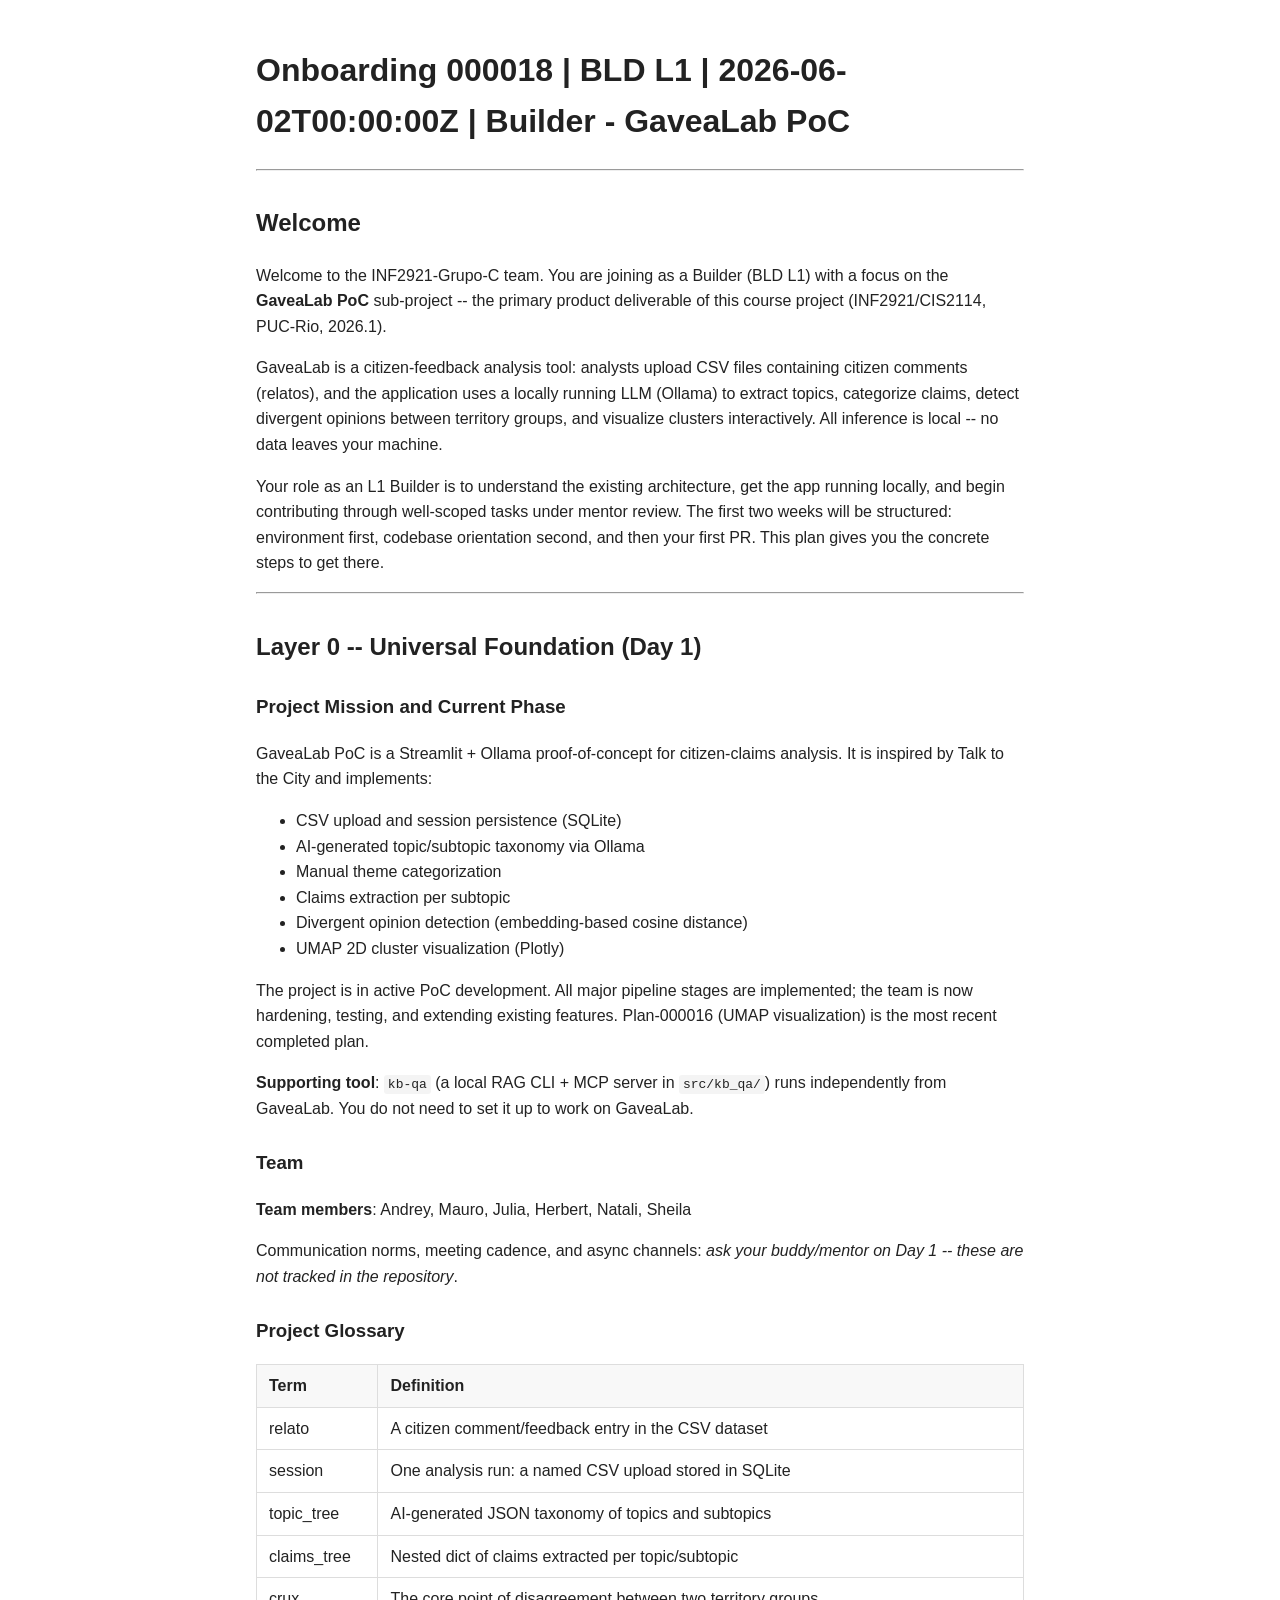
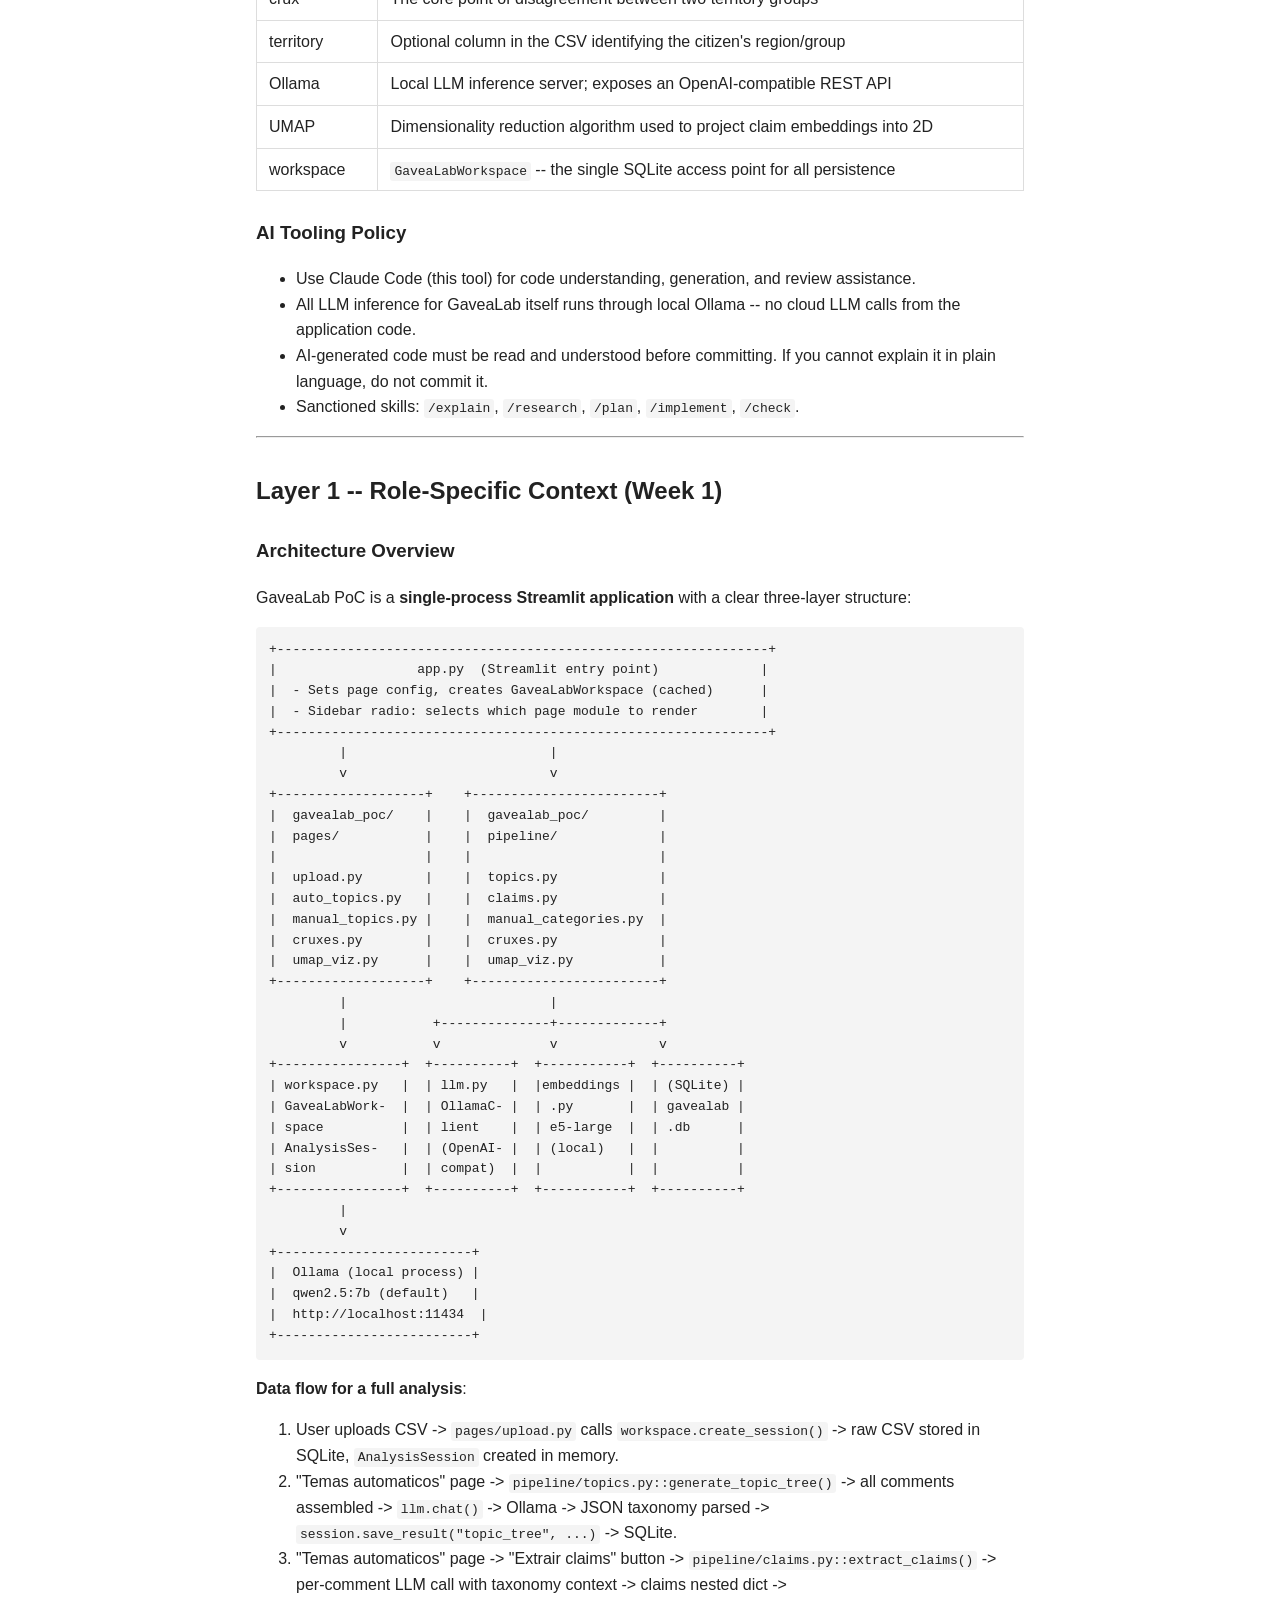
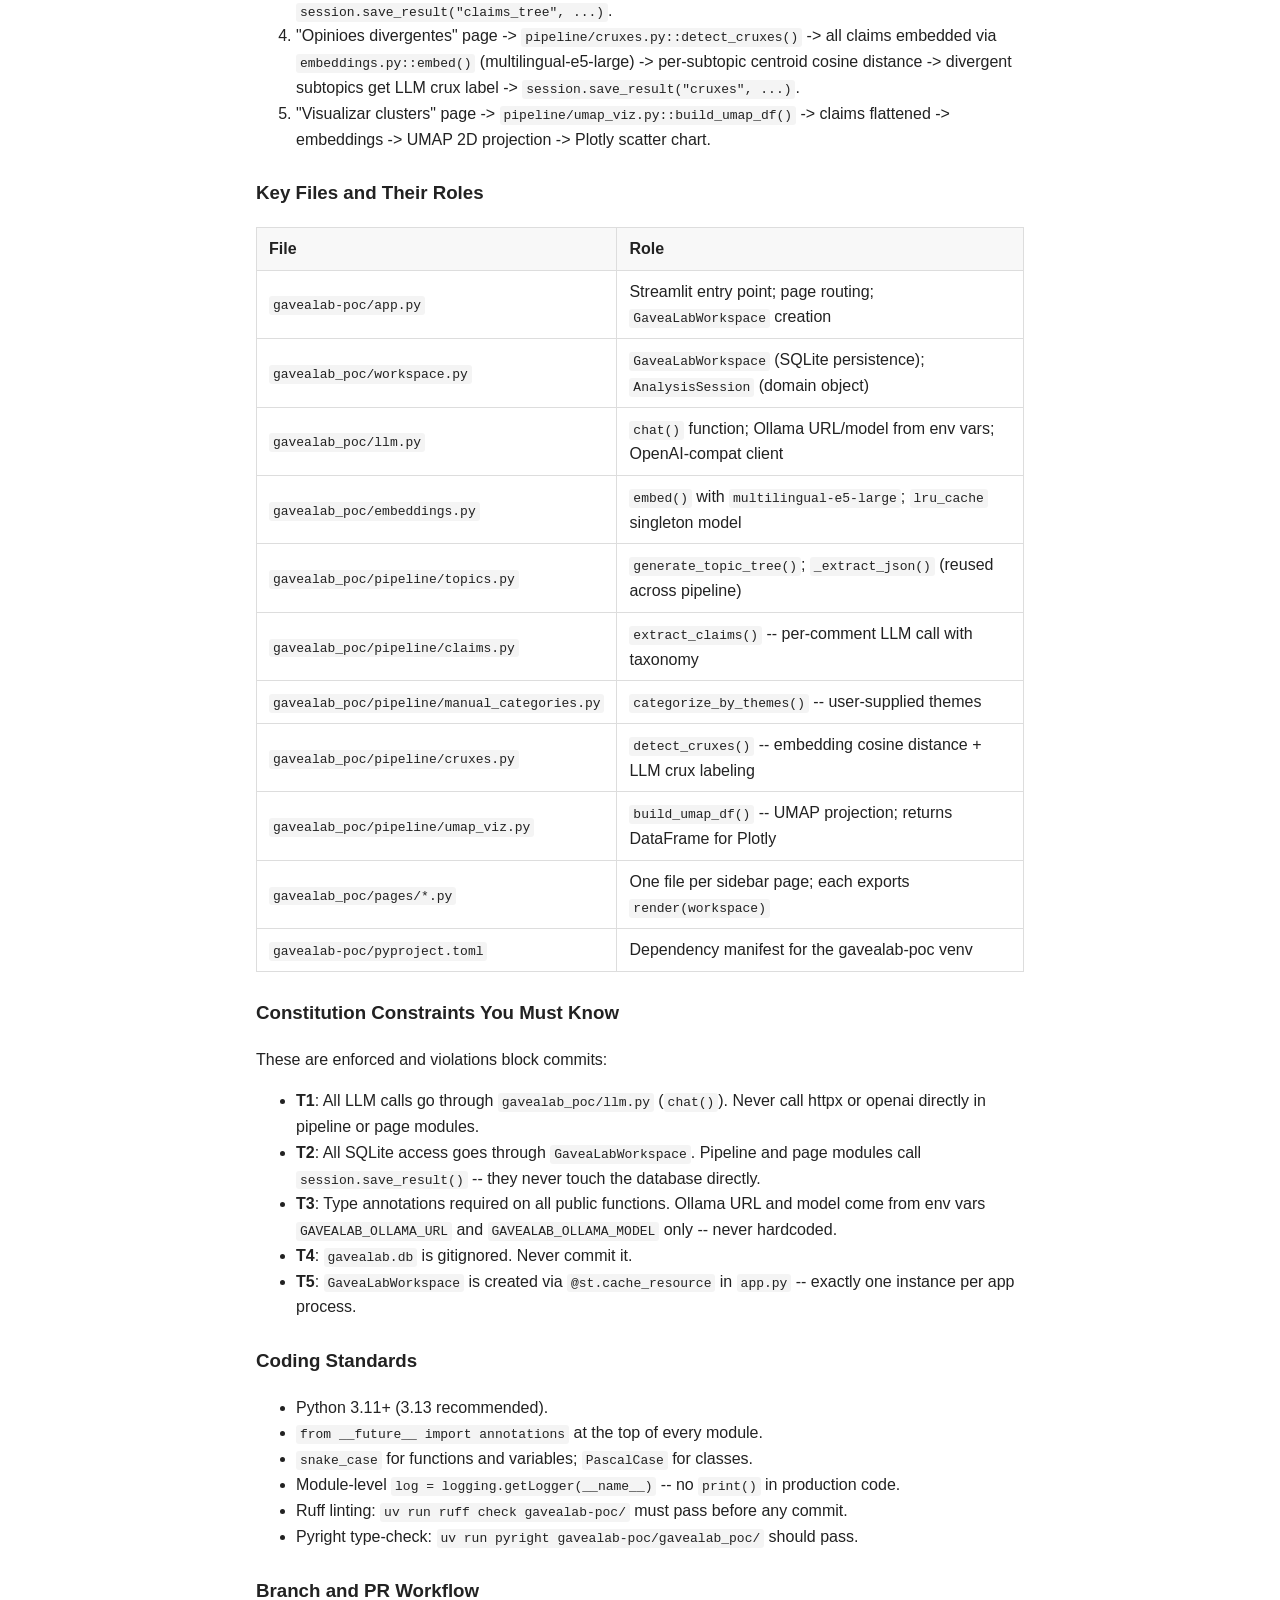
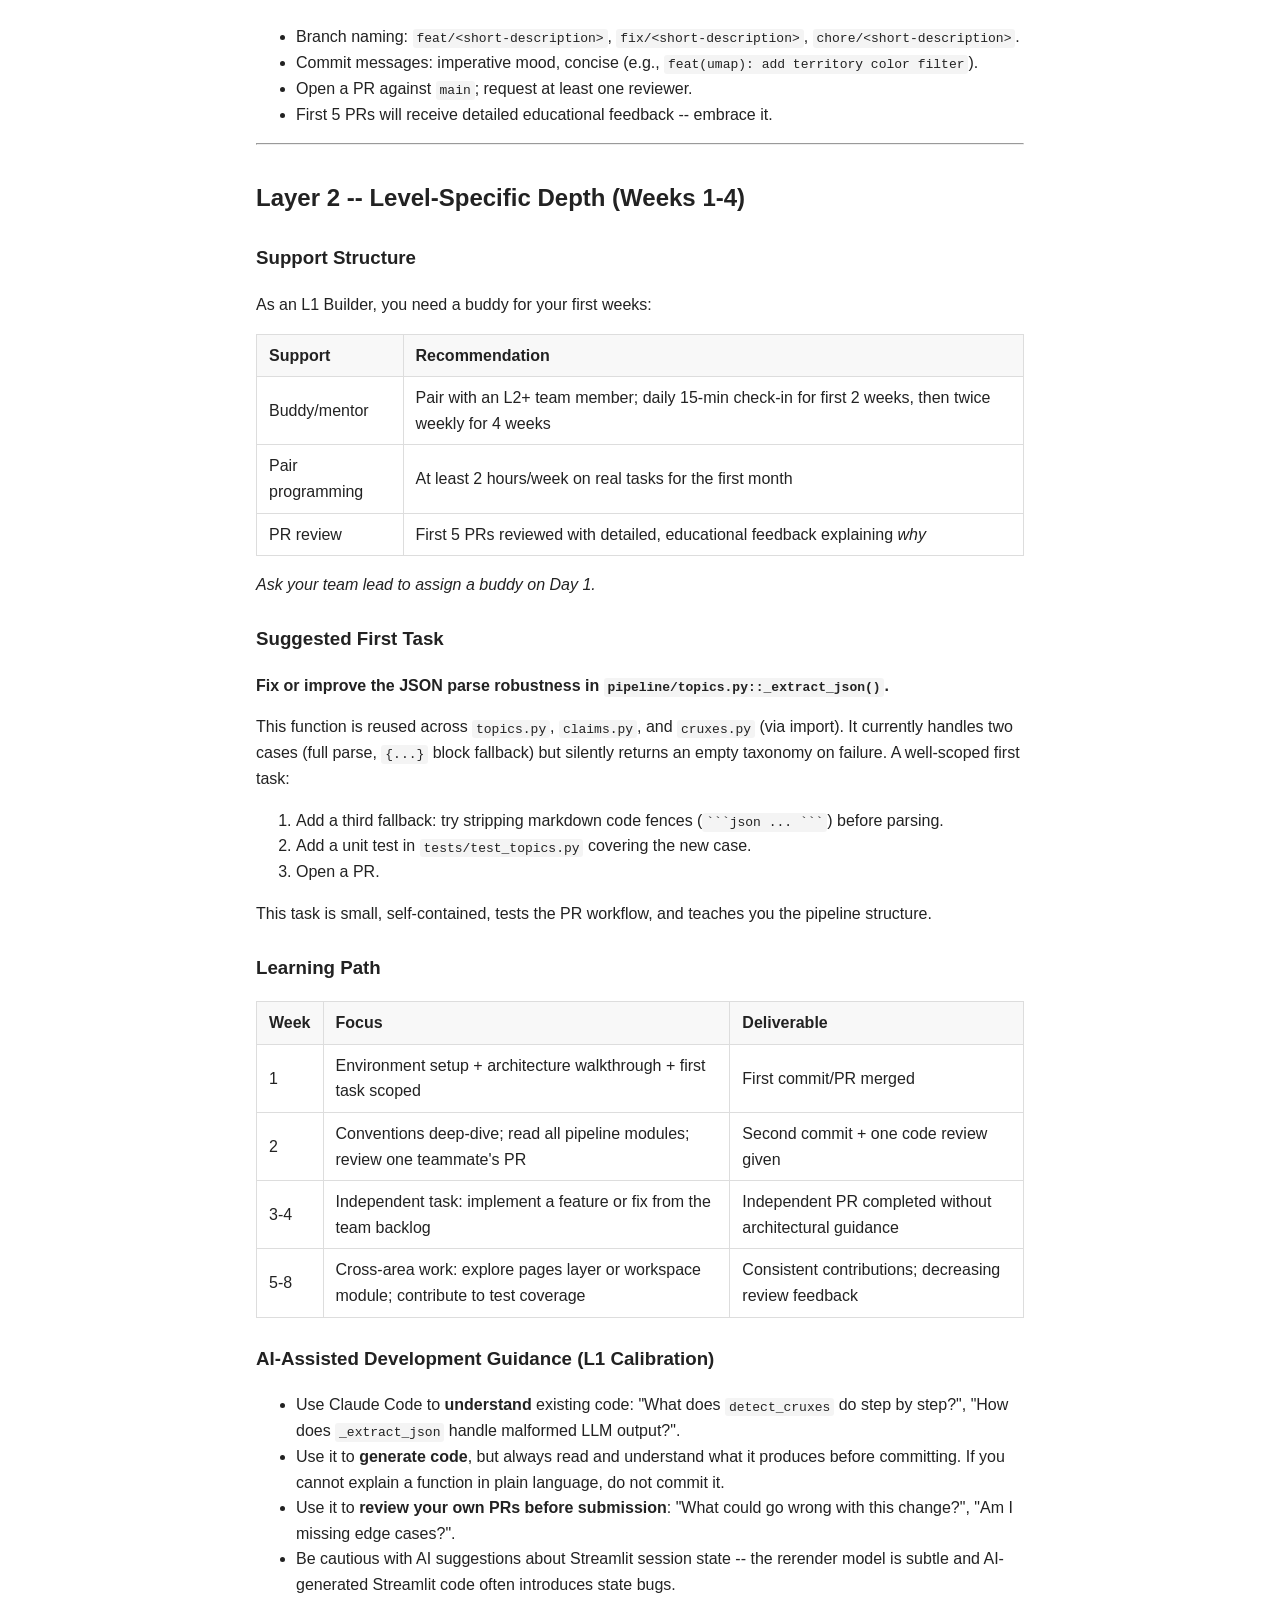
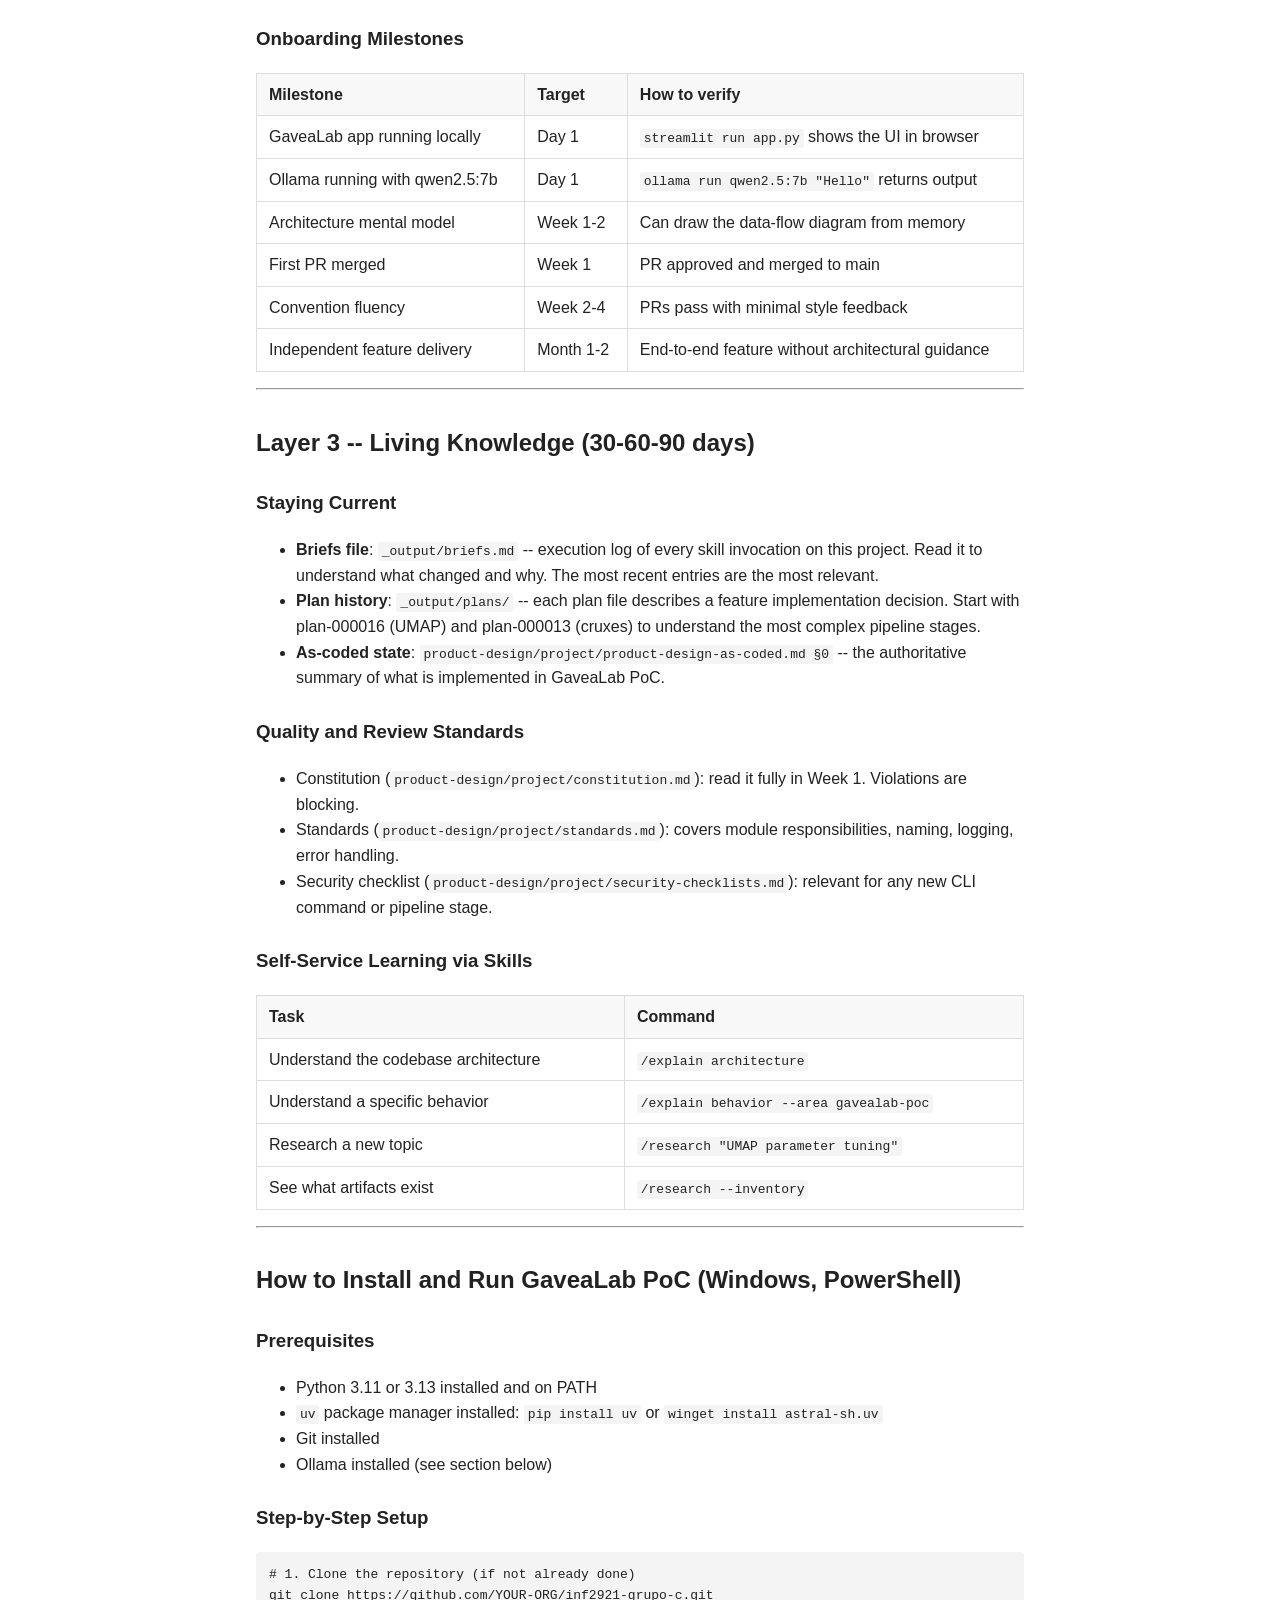
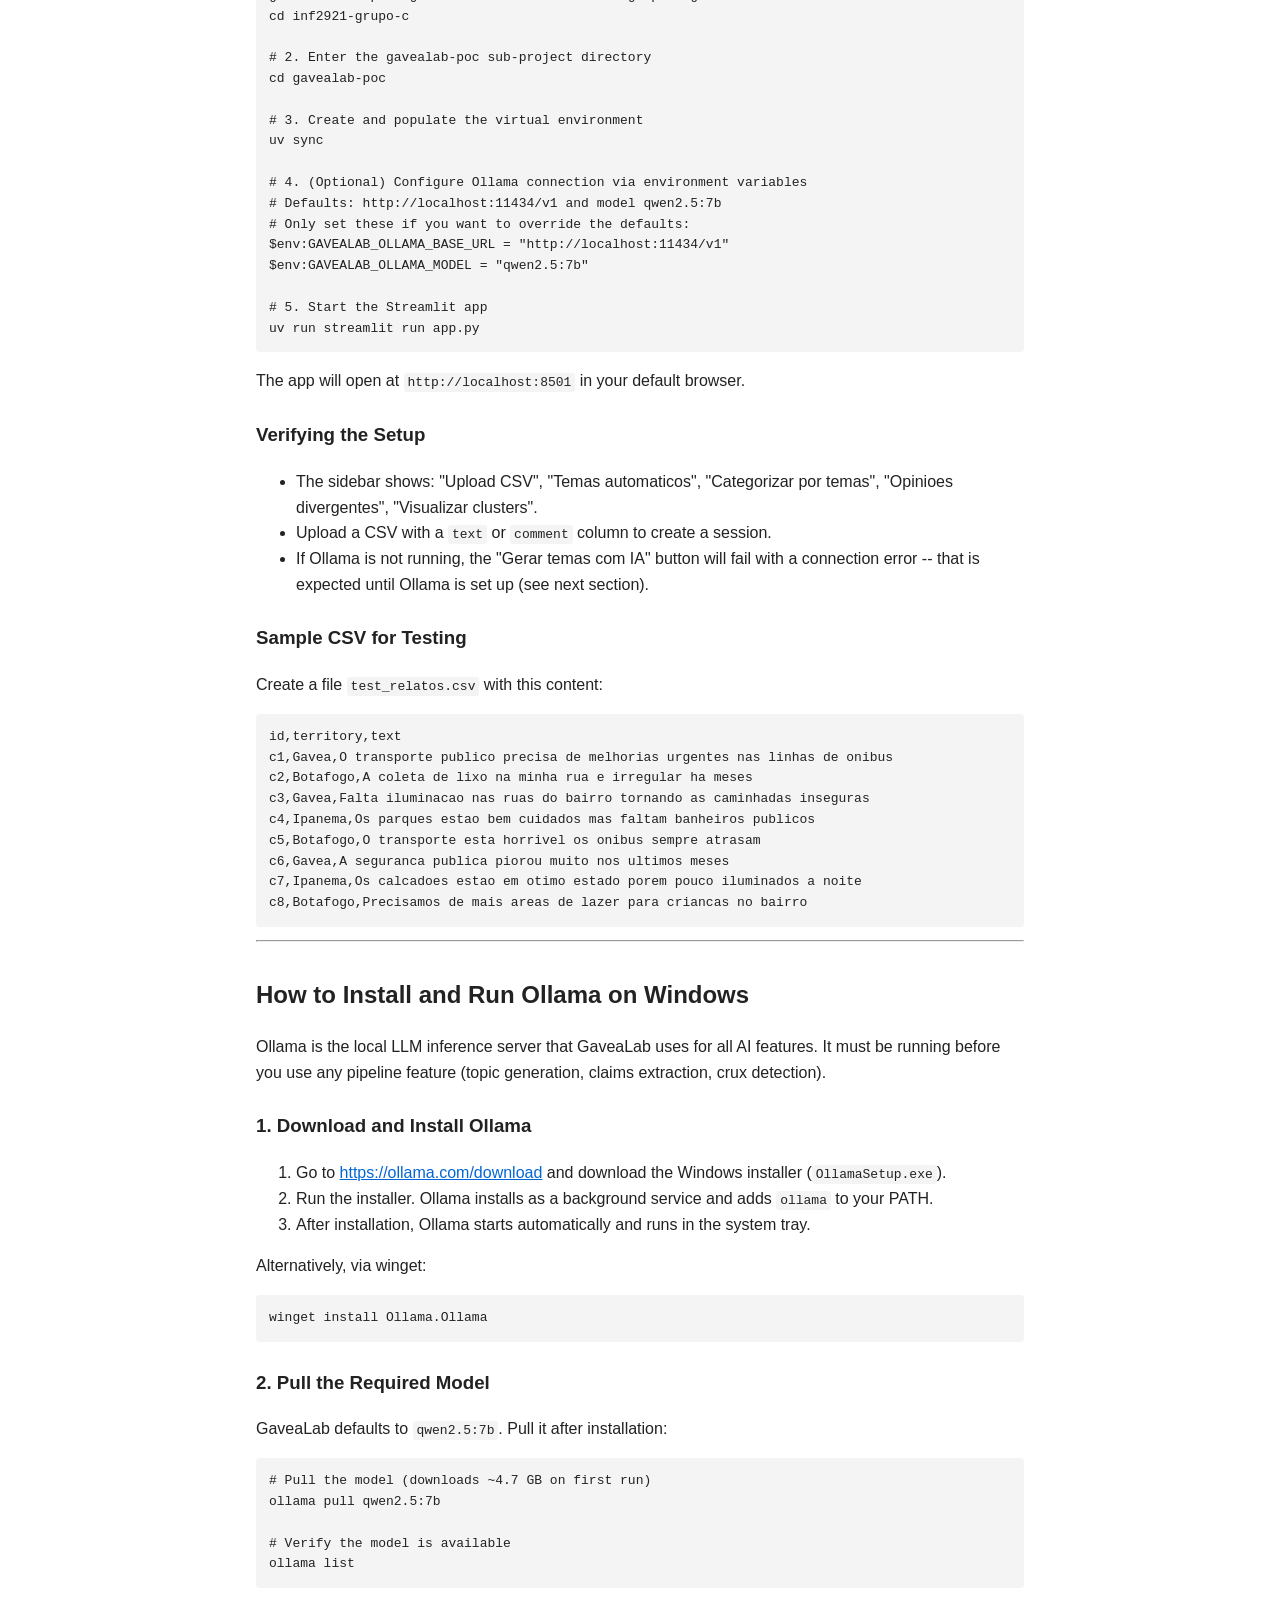
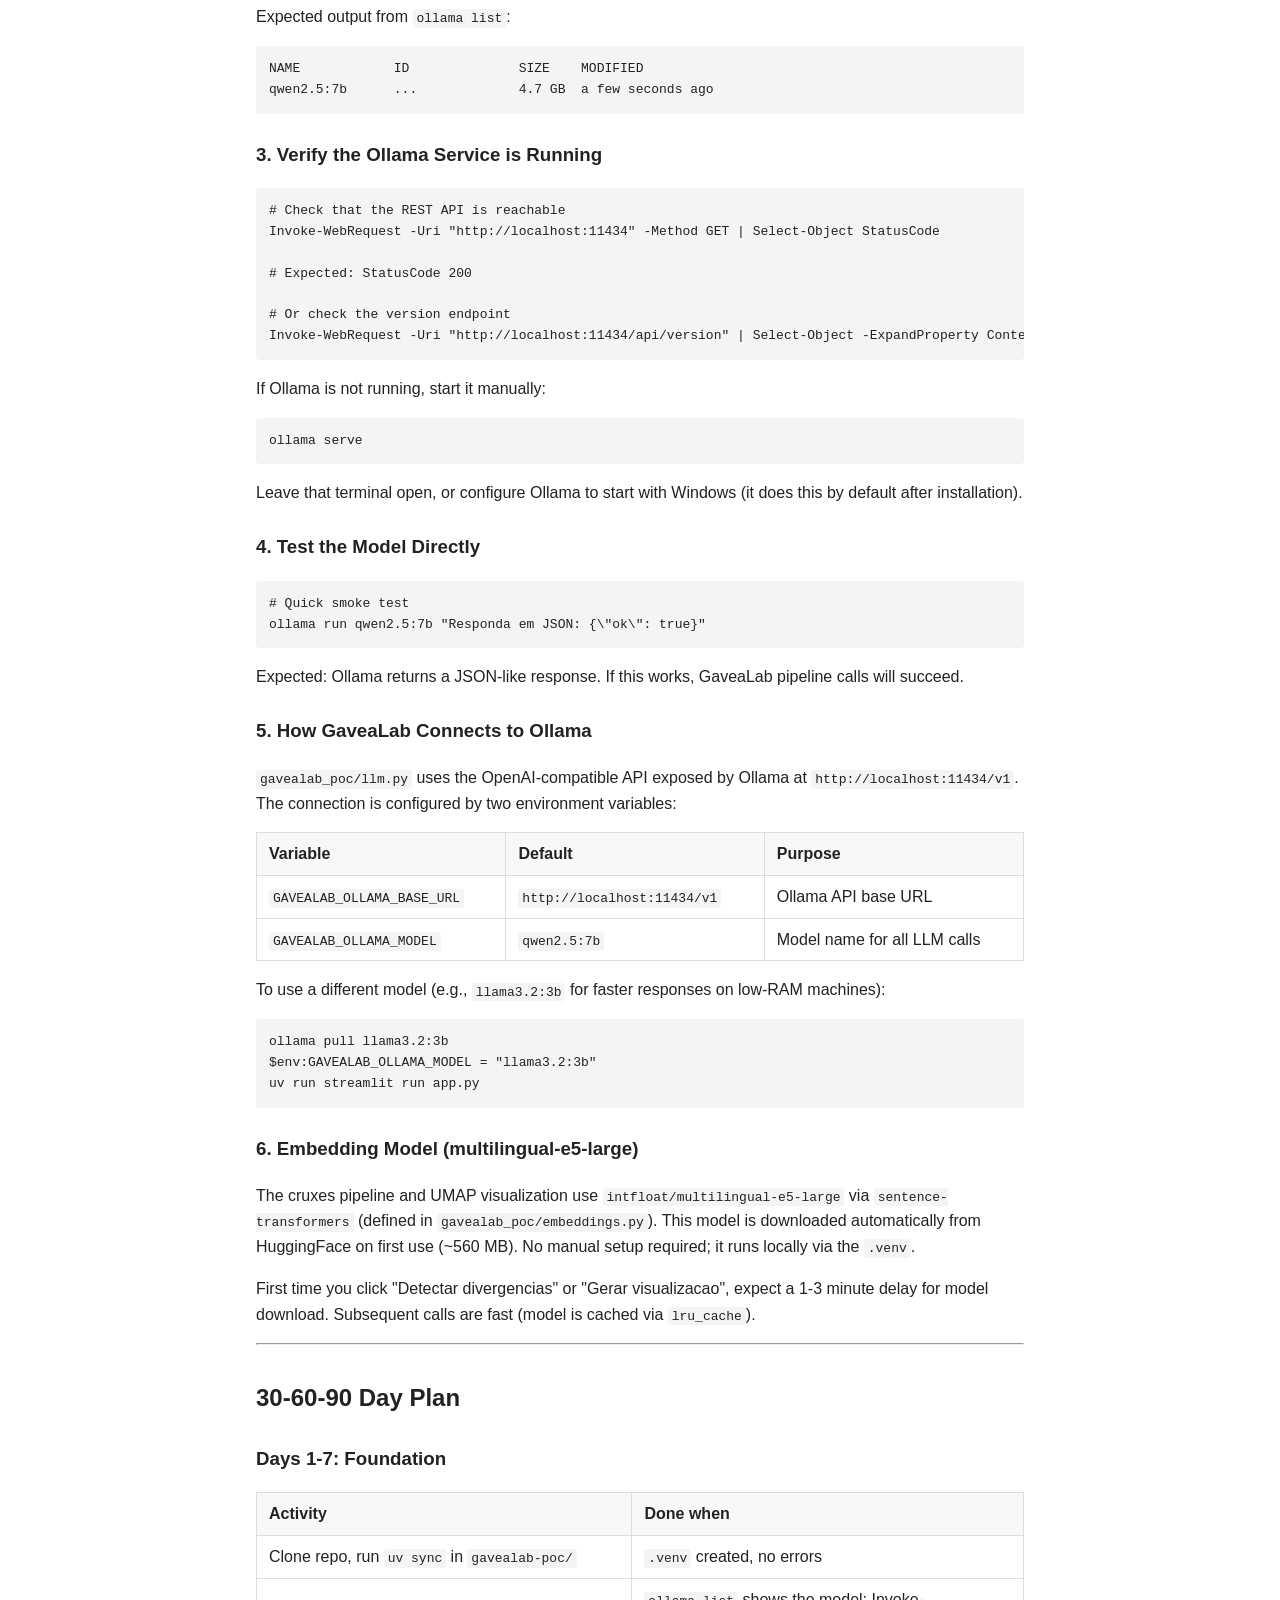
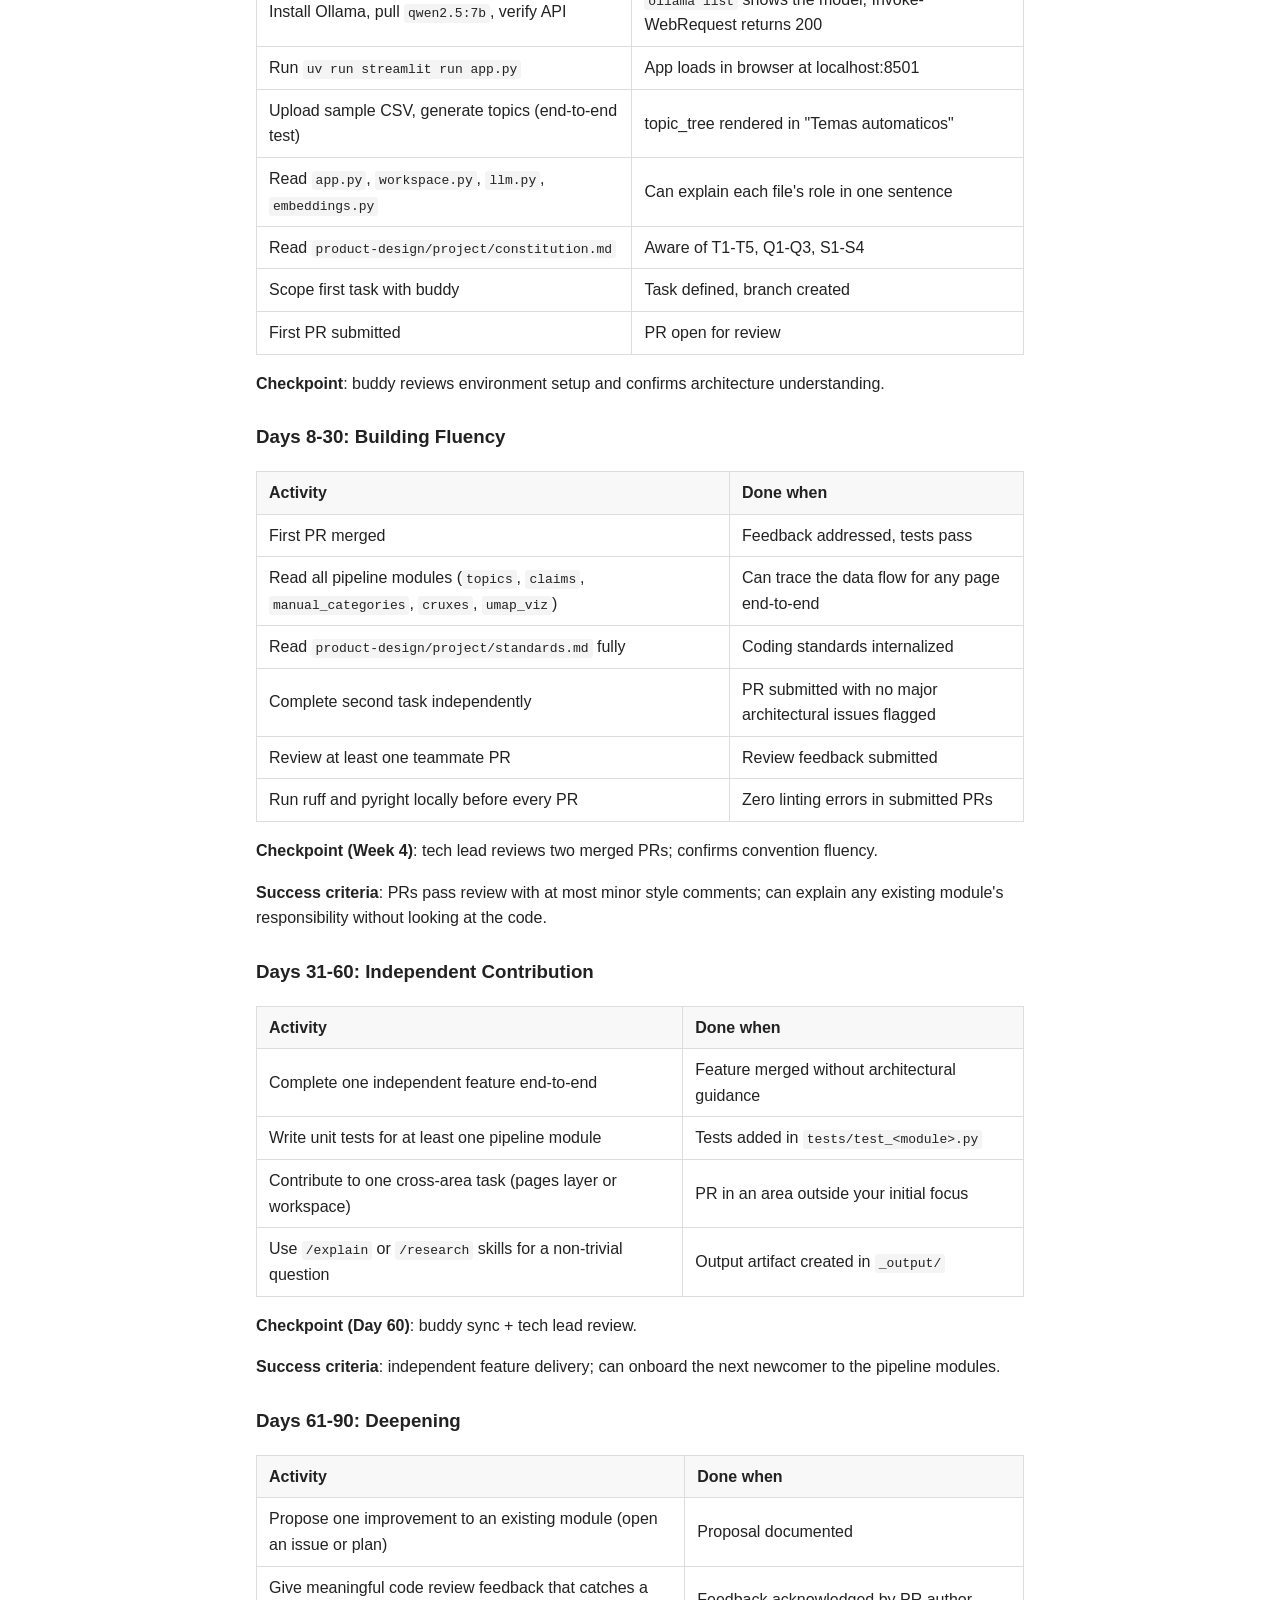
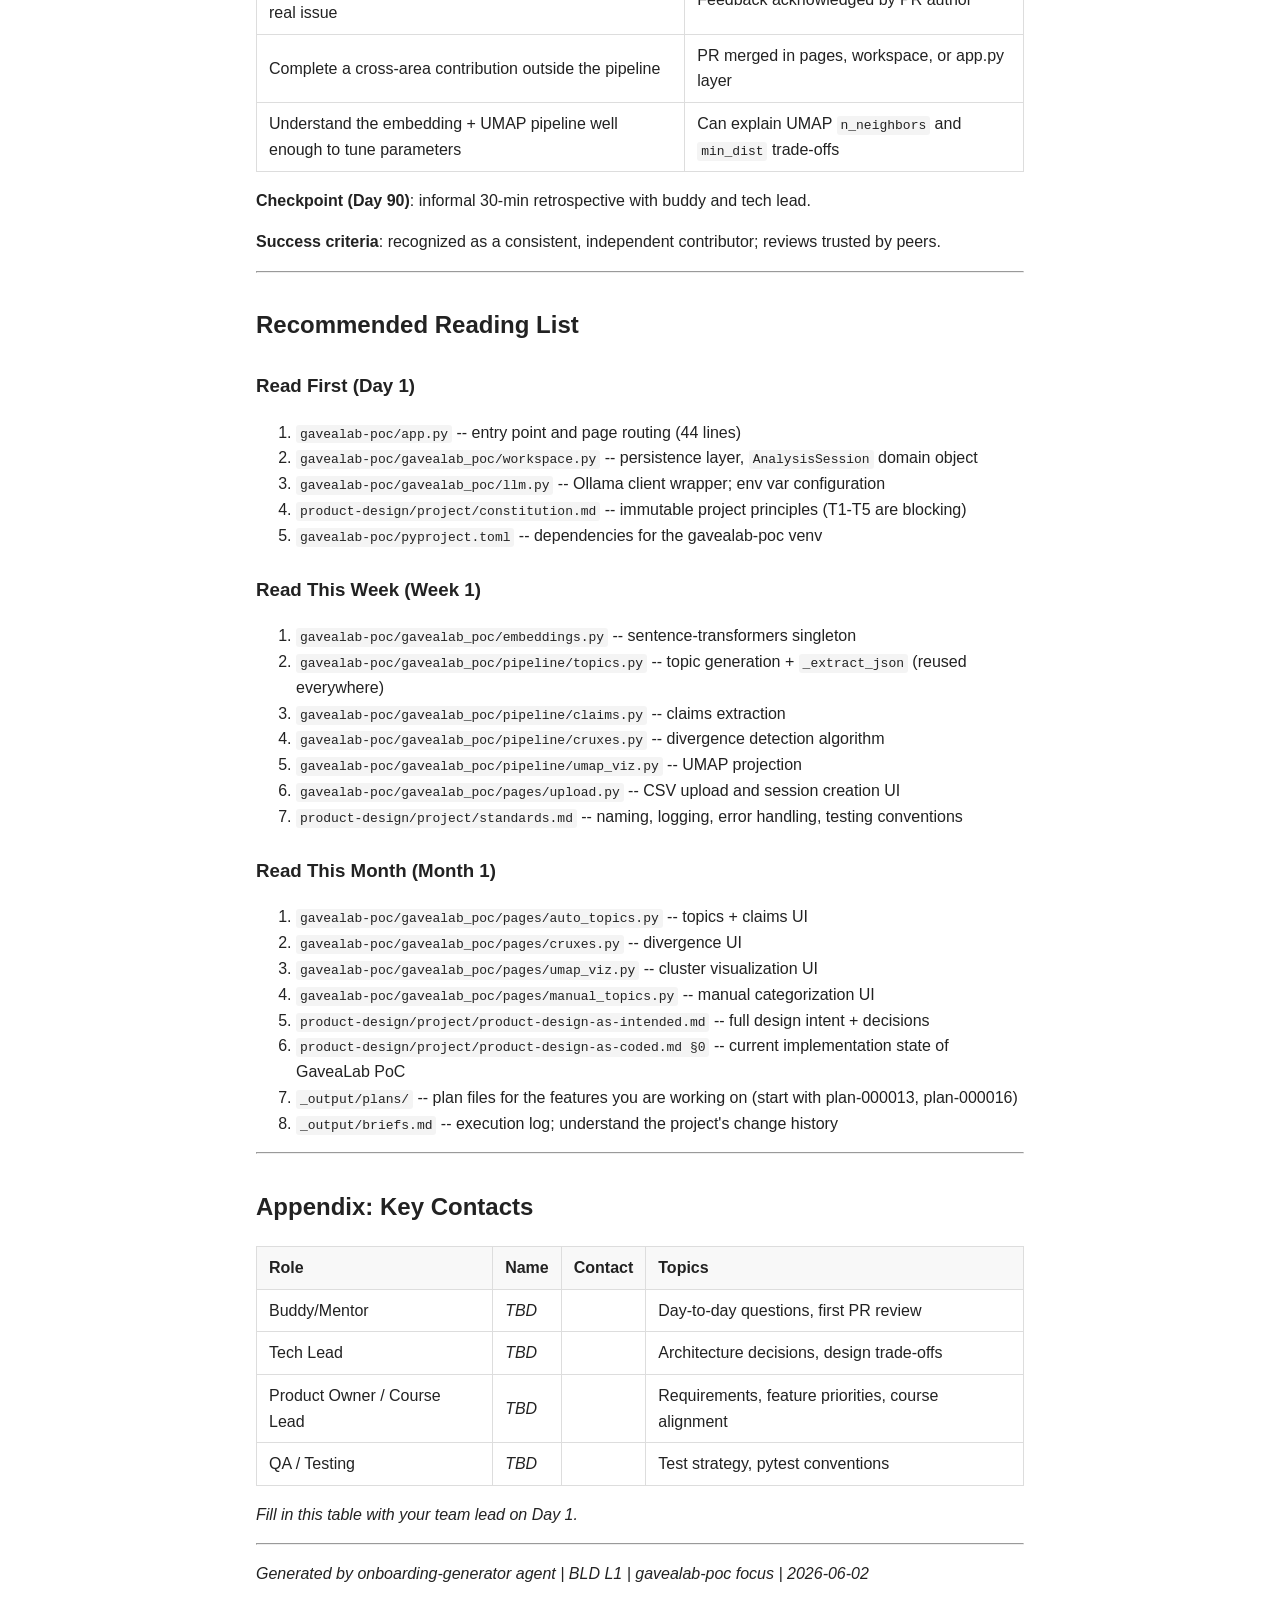
<file: _output/onboarding-plans/2026-06-02/onboarding-000018-bld-l1-gavealab-poc.html>
<!DOCTYPE html>
<html lang="en-US">
<head>
  <meta charset="utf-8">
  <meta name="viewport" content="width=device-width, initial-scale=1">
  <title>Onboarding 000018 Bld L1 Gavealab Poc</title>
  <style>
body {
  max-width: 48em;
  margin: 2em auto;
  padding: 0 1em;
  font-family: -apple-system, BlinkMacSystemFont, "Segoe UI", Roboto,
               Helvetica, Arial, sans-serif;
  line-height: 1.6;
  color: #222;
}
h1, h2, h3 { margin-top: 1.4em; }
code { background: #f4f4f4; padding: 0.15em 0.3em; border-radius: 3px; }
pre  { background: #f4f4f4; padding: 1em; overflow-x: auto; border-radius: 4px; }
pre code { background: none; padding: 0; }
table { border-collapse: collapse; width: 100%; margin: 1em 0; }
th, td { border: 1px solid #ddd; padding: 0.5em 0.75em; text-align: left; }
th { background: #f8f8f8; }
blockquote { border-left: 4px solid #ddd; margin: 1em 0; padding: 0.5em 1em; color: #555; }
a { color: #0366d6; }

  </style>
</head>
<body>

<h1 id="onboarding-000018-bld-l1-2026-06-02t000000z-builder-gavealab-poc">Onboarding 000018 | BLD L1 | 2026-06-02T00:00:00Z | Builder - GaveaLab PoC</h1>
<hr />
<h2 id="welcome">Welcome</h2>
<p>Welcome to the INF2921-Grupo-C team. You are joining as a Builder (BLD L1) with a focus on the <strong>GaveaLab PoC</strong> sub-project -- the primary product deliverable of this course project (INF2921/CIS2114, PUC-Rio, 2026.1).</p>
<p>GaveaLab is a citizen-feedback analysis tool: analysts upload CSV files containing citizen comments (relatos), and the application uses a locally running LLM (Ollama) to extract topics, categorize claims, detect divergent opinions between territory groups, and visualize clusters interactively. All inference is local -- no data leaves your machine.</p>
<p>Your role as an L1 Builder is to understand the existing architecture, get the app running locally, and begin contributing through well-scoped tasks under mentor review. The first two weeks will be structured: environment first, codebase orientation second, and then your first PR. This plan gives you the concrete steps to get there.</p>
<hr />
<h2 id="layer-0-universal-foundation-day-1">Layer 0 -- Universal Foundation (Day 1)</h2>
<h3 id="project-mission-and-current-phase">Project Mission and Current Phase</h3>
<p>GaveaLab PoC is a Streamlit + Ollama proof-of-concept for citizen-claims analysis. It is inspired by Talk to the City and implements:</p>
<ul>
<li>CSV upload and session persistence (SQLite)</li>
<li>AI-generated topic/subtopic taxonomy via Ollama</li>
<li>Manual theme categorization</li>
<li>Claims extraction per subtopic</li>
<li>Divergent opinion detection (embedding-based cosine distance)</li>
<li>UMAP 2D cluster visualization (Plotly)</li>
</ul>
<p>The project is in active PoC development. All major pipeline stages are implemented; the team is now hardening, testing, and extending existing features. Plan-000016 (UMAP visualization) is the most recent completed plan.</p>
<p><strong>Supporting tool</strong>: <code>kb-qa</code> (a local RAG CLI + MCP server in <code>src/kb_qa/</code>) runs independently from GaveaLab. You do not need to set it up to work on GaveaLab.</p>
<h3 id="team">Team</h3>
<p><strong>Team members</strong>: Andrey, Mauro, Julia, Herbert, Natali, Sheila</p>
<p>Communication norms, meeting cadence, and async channels: <em>ask your buddy/mentor on Day 1 -- these are not tracked in the repository</em>.</p>
<h3 id="project-glossary">Project Glossary</h3>
<table>
<thead>
<tr>
<th>Term</th>
<th>Definition</th>
</tr>
</thead>
<tbody>
<tr>
<td>relato</td>
<td>A citizen comment/feedback entry in the CSV dataset</td>
</tr>
<tr>
<td>session</td>
<td>One analysis run: a named CSV upload stored in SQLite</td>
</tr>
<tr>
<td>topic_tree</td>
<td>AI-generated JSON taxonomy of topics and subtopics</td>
</tr>
<tr>
<td>claims_tree</td>
<td>Nested dict of claims extracted per topic/subtopic</td>
</tr>
<tr>
<td>crux</td>
<td>The core point of disagreement between two territory groups</td>
</tr>
<tr>
<td>territory</td>
<td>Optional column in the CSV identifying the citizen's region/group</td>
</tr>
<tr>
<td>Ollama</td>
<td>Local LLM inference server; exposes an OpenAI-compatible REST API</td>
</tr>
<tr>
<td>UMAP</td>
<td>Dimensionality reduction algorithm used to project claim embeddings into 2D</td>
</tr>
<tr>
<td>workspace</td>
<td><code>GaveaLabWorkspace</code> -- the single SQLite access point for all persistence</td>
</tr>
</tbody>
</table>
<h3 id="ai-tooling-policy">AI Tooling Policy</h3>
<ul>
<li>Use Claude Code (this tool) for code understanding, generation, and review assistance.</li>
<li>All LLM inference for GaveaLab itself runs through local Ollama -- no cloud LLM calls from the application code.</li>
<li>AI-generated code must be read and understood before committing. If you cannot explain it in plain language, do not commit it.</li>
<li>Sanctioned skills: <code>/explain</code>, <code>/research</code>, <code>/plan</code>, <code>/implement</code>, <code>/check</code>.</li>
</ul>
<hr />
<h2 id="layer-1-role-specific-context-week-1">Layer 1 -- Role-Specific Context (Week 1)</h2>
<h3 id="architecture-overview">Architecture Overview</h3>
<p>GaveaLab PoC is a <strong>single-process Streamlit application</strong> with a clear three-layer structure:</p>
<pre><code>+---------------------------------------------------------------+
|                  app.py  (Streamlit entry point)             |
|  - Sets page config, creates GaveaLabWorkspace (cached)      |
|  - Sidebar radio: selects which page module to render        |
+---------------------------------------------------------------+
         |                          |
         v                          v
+-------------------+    +------------------------+
|  gavealab_poc/    |    |  gavealab_poc/         |
|  pages/           |    |  pipeline/             |
|                   |    |                        |
|  upload.py        |    |  topics.py             |
|  auto_topics.py   |    |  claims.py             |
|  manual_topics.py |    |  manual_categories.py  |
|  cruxes.py        |    |  cruxes.py             |
|  umap_viz.py      |    |  umap_viz.py           |
+-------------------+    +------------------------+
         |                          |
         |           +--------------+-------------+
         v           v              v             v
+----------------+  +----------+  +-----------+  +----------+
| workspace.py   |  | llm.py   |  |embeddings |  | (SQLite) |
| GaveaLabWork-  |  | OllamaC- |  | .py       |  | gavealab |
| space          |  | lient    |  | e5-large  |  | .db      |
| AnalysisSes-   |  | (OpenAI- |  | (local)   |  |          |
| sion           |  | compat)  |  |           |  |          |
+----------------+  +----------+  +-----------+  +----------+
         |
         v
+-------------------------+
|  Ollama (local process) |
|  qwen2.5:7b (default)   |
|  http://localhost:11434  |
+-------------------------+
</code></pre>
<p><strong>Data flow for a full analysis</strong>:</p>
<ol>
<li>User uploads CSV -&gt; <code>pages/upload.py</code> calls <code>workspace.create_session()</code> -&gt; raw CSV stored in SQLite, <code>AnalysisSession</code> created in memory.</li>
<li>"Temas automaticos" page -&gt; <code>pipeline/topics.py::generate_topic_tree()</code> -&gt; all comments assembled -&gt; <code>llm.chat()</code> -&gt; Ollama -&gt; JSON taxonomy parsed -&gt; <code>session.save_result("topic_tree", ...)</code> -&gt; SQLite.</li>
<li>"Temas automaticos" page -&gt; "Extrair claims" button -&gt; <code>pipeline/claims.py::extract_claims()</code> -&gt; per-comment LLM call with taxonomy context -&gt; claims nested dict -&gt; <code>session.save_result("claims_tree", ...)</code>.</li>
<li>"Opinioes divergentes" page -&gt; <code>pipeline/cruxes.py::detect_cruxes()</code> -&gt; all claims embedded via <code>embeddings.py::embed()</code> (multilingual-e5-large) -&gt; per-subtopic centroid cosine distance -&gt; divergent subtopics get LLM crux label -&gt; <code>session.save_result("cruxes", ...)</code>.</li>
<li>"Visualizar clusters" page -&gt; <code>pipeline/umap_viz.py::build_umap_df()</code> -&gt; claims flattened -&gt; embeddings -&gt; UMAP 2D projection -&gt; Plotly scatter chart.</li>
</ol>
<h3 id="key-files-and-their-roles">Key Files and Their Roles</h3>
<table>
<thead>
<tr>
<th>File</th>
<th>Role</th>
</tr>
</thead>
<tbody>
<tr>
<td><code>gavealab-poc/app.py</code></td>
<td>Streamlit entry point; page routing; <code>GaveaLabWorkspace</code> creation</td>
</tr>
<tr>
<td><code>gavealab_poc/workspace.py</code></td>
<td><code>GaveaLabWorkspace</code> (SQLite persistence); <code>AnalysisSession</code> (domain object)</td>
</tr>
<tr>
<td><code>gavealab_poc/llm.py</code></td>
<td><code>chat()</code> function; Ollama URL/model from env vars; OpenAI-compat client</td>
</tr>
<tr>
<td><code>gavealab_poc/embeddings.py</code></td>
<td><code>embed()</code> with <code>multilingual-e5-large</code>; <code>lru_cache</code> singleton model</td>
</tr>
<tr>
<td><code>gavealab_poc/pipeline/topics.py</code></td>
<td><code>generate_topic_tree()</code>; <code>_extract_json()</code> (reused across pipeline)</td>
</tr>
<tr>
<td><code>gavealab_poc/pipeline/claims.py</code></td>
<td><code>extract_claims()</code> -- per-comment LLM call with taxonomy</td>
</tr>
<tr>
<td><code>gavealab_poc/pipeline/manual_categories.py</code></td>
<td><code>categorize_by_themes()</code> -- user-supplied themes</td>
</tr>
<tr>
<td><code>gavealab_poc/pipeline/cruxes.py</code></td>
<td><code>detect_cruxes()</code> -- embedding cosine distance + LLM crux labeling</td>
</tr>
<tr>
<td><code>gavealab_poc/pipeline/umap_viz.py</code></td>
<td><code>build_umap_df()</code> -- UMAP projection; returns DataFrame for Plotly</td>
</tr>
<tr>
<td><code>gavealab_poc/pages/*.py</code></td>
<td>One file per sidebar page; each exports <code>render(workspace)</code></td>
</tr>
<tr>
<td><code>gavealab-poc/pyproject.toml</code></td>
<td>Dependency manifest for the gavealab-poc venv</td>
</tr>
</tbody>
</table>
<h3 id="constitution-constraints-you-must-know">Constitution Constraints You Must Know</h3>
<p>These are enforced and violations block commits:</p>
<ul>
<li><strong>T1</strong>: All LLM calls go through <code>gavealab_poc/llm.py</code> (<code>chat()</code>). Never call httpx or openai directly in pipeline or page modules.</li>
<li><strong>T2</strong>: All SQLite access goes through <code>GaveaLabWorkspace</code>. Pipeline and page modules call <code>session.save_result()</code> -- they never touch the database directly.</li>
<li><strong>T3</strong>: Type annotations required on all public functions. Ollama URL and model come from env vars <code>GAVEALAB_OLLAMA_URL</code> and <code>GAVEALAB_OLLAMA_MODEL</code> only -- never hardcoded.</li>
<li><strong>T4</strong>: <code>gavealab.db</code> is gitignored. Never commit it.</li>
<li><strong>T5</strong>: <code>GaveaLabWorkspace</code> is created via <code>@st.cache_resource</code> in <code>app.py</code> -- exactly one instance per app process.</li>
</ul>
<h3 id="coding-standards">Coding Standards</h3>
<ul>
<li>Python 3.11+ (3.13 recommended).</li>
<li><code>from __future__ import annotations</code> at the top of every module.</li>
<li><code>snake_case</code> for functions and variables; <code>PascalCase</code> for classes.</li>
<li>Module-level <code>log = logging.getLogger(__name__)</code> -- no <code>print()</code> in production code.</li>
<li>Ruff linting: <code>uv run ruff check gavealab-poc/</code> must pass before any commit.</li>
<li>Pyright type-check: <code>uv run pyright gavealab-poc/gavealab_poc/</code> should pass.</li>
</ul>
<h3 id="branch-and-pr-workflow">Branch and PR Workflow</h3>
<ul>
<li>Branch naming: <code>feat/&lt;short-description&gt;</code>, <code>fix/&lt;short-description&gt;</code>, <code>chore/&lt;short-description&gt;</code>.</li>
<li>Commit messages: imperative mood, concise (e.g., <code>feat(umap): add territory color filter</code>).</li>
<li>Open a PR against <code>main</code>; request at least one reviewer.</li>
<li>First 5 PRs will receive detailed educational feedback -- embrace it.</li>
</ul>
<hr />
<h2 id="layer-2-level-specific-depth-weeks-1-4">Layer 2 -- Level-Specific Depth (Weeks 1-4)</h2>
<h3 id="support-structure">Support Structure</h3>
<p>As an L1 Builder, you need a buddy for your first weeks:</p>
<table>
<thead>
<tr>
<th>Support</th>
<th>Recommendation</th>
</tr>
</thead>
<tbody>
<tr>
<td>Buddy/mentor</td>
<td>Pair with an L2+ team member; daily 15-min check-in for first 2 weeks, then twice weekly for 4 weeks</td>
</tr>
<tr>
<td>Pair programming</td>
<td>At least 2 hours/week on real tasks for the first month</td>
</tr>
<tr>
<td>PR review</td>
<td>First 5 PRs reviewed with detailed, educational feedback explaining <em>why</em></td>
</tr>
</tbody>
</table>
<p><em>Ask your team lead to assign a buddy on Day 1.</em></p>
<h3 id="suggested-first-task">Suggested First Task</h3>
<p><strong>Fix or improve the JSON parse robustness in <code>pipeline/topics.py::_extract_json()</code>.</strong></p>
<p>This function is reused across <code>topics.py</code>, <code>claims.py</code>, and <code>cruxes.py</code> (via import). It currently handles two cases (full parse, <code>{...}</code> block fallback) but silently returns an empty taxonomy on failure. A well-scoped first task:</p>
<ol>
<li>Add a third fallback: try stripping markdown code fences (<code>```json ... ```</code>) before parsing.</li>
<li>Add a unit test in <code>tests/test_topics.py</code> covering the new case.</li>
<li>Open a PR.</li>
</ol>
<p>This task is small, self-contained, tests the PR workflow, and teaches you the pipeline structure.</p>
<h3 id="learning-path">Learning Path</h3>
<table>
<thead>
<tr>
<th>Week</th>
<th>Focus</th>
<th>Deliverable</th>
</tr>
</thead>
<tbody>
<tr>
<td>1</td>
<td>Environment setup + architecture walkthrough + first task scoped</td>
<td>First commit/PR merged</td>
</tr>
<tr>
<td>2</td>
<td>Conventions deep-dive; read all pipeline modules; review one teammate's PR</td>
<td>Second commit + one code review given</td>
</tr>
<tr>
<td>3-4</td>
<td>Independent task: implement a feature or fix from the team backlog</td>
<td>Independent PR completed without architectural guidance</td>
</tr>
<tr>
<td>5-8</td>
<td>Cross-area work: explore pages layer or workspace module; contribute to test coverage</td>
<td>Consistent contributions; decreasing review feedback</td>
</tr>
</tbody>
</table>
<h3 id="ai-assisted-development-guidance-l1-calibration">AI-Assisted Development Guidance (L1 Calibration)</h3>
<ul>
<li>Use Claude Code to <strong>understand</strong> existing code: "What does <code>detect_cruxes</code> do step by step?", "How does <code>_extract_json</code> handle malformed LLM output?".</li>
<li>Use it to <strong>generate code</strong>, but always read and understand what it produces before committing. If you cannot explain a function in plain language, do not commit it.</li>
<li>Use it to <strong>review your own PRs before submission</strong>: "What could go wrong with this change?", "Am I missing edge cases?".</li>
<li>Be cautious with AI suggestions about Streamlit session state -- the rerender model is subtle and AI-generated Streamlit code often introduces state bugs.</li>
</ul>
<h3 id="onboarding-milestones">Onboarding Milestones</h3>
<table>
<thead>
<tr>
<th>Milestone</th>
<th>Target</th>
<th>How to verify</th>
</tr>
</thead>
<tbody>
<tr>
<td>GaveaLab app running locally</td>
<td>Day 1</td>
<td><code>streamlit run app.py</code> shows the UI in browser</td>
</tr>
<tr>
<td>Ollama running with qwen2.5:7b</td>
<td>Day 1</td>
<td><code>ollama run qwen2.5:7b "Hello"</code> returns output</td>
</tr>
<tr>
<td>Architecture mental model</td>
<td>Week 1-2</td>
<td>Can draw the data-flow diagram from memory</td>
</tr>
<tr>
<td>First PR merged</td>
<td>Week 1</td>
<td>PR approved and merged to main</td>
</tr>
<tr>
<td>Convention fluency</td>
<td>Week 2-4</td>
<td>PRs pass with minimal style feedback</td>
</tr>
<tr>
<td>Independent feature delivery</td>
<td>Month 1-2</td>
<td>End-to-end feature without architectural guidance</td>
</tr>
</tbody>
</table>
<hr />
<h2 id="layer-3-living-knowledge-30-60-90-days">Layer 3 -- Living Knowledge (30-60-90 days)</h2>
<h3 id="staying-current">Staying Current</h3>
<ul>
<li><strong>Briefs file</strong>: <code>_output/briefs.md</code> -- execution log of every skill invocation on this project. Read it to understand what changed and why. The most recent entries are the most relevant.</li>
<li><strong>Plan history</strong>: <code>_output/plans/</code> -- each plan file describes a feature implementation decision. Start with plan-000016 (UMAP) and plan-000013 (cruxes) to understand the most complex pipeline stages.</li>
<li><strong>As-coded state</strong>: <code>product-design/project/product-design-as-coded.md §0</code> -- the authoritative summary of what is implemented in GaveaLab PoC.</li>
</ul>
<h3 id="quality-and-review-standards">Quality and Review Standards</h3>
<ul>
<li>Constitution (<code>product-design/project/constitution.md</code>): read it fully in Week 1. Violations are blocking.</li>
<li>Standards (<code>product-design/project/standards.md</code>): covers module responsibilities, naming, logging, error handling.</li>
<li>Security checklist (<code>product-design/project/security-checklists.md</code>): relevant for any new CLI command or pipeline stage.</li>
</ul>
<h3 id="self-service-learning-via-skills">Self-Service Learning via Skills</h3>
<table>
<thead>
<tr>
<th>Task</th>
<th>Command</th>
</tr>
</thead>
<tbody>
<tr>
<td>Understand the codebase architecture</td>
<td><code>/explain architecture</code></td>
</tr>
<tr>
<td>Understand a specific behavior</td>
<td><code>/explain behavior --area gavealab-poc</code></td>
</tr>
<tr>
<td>Research a new topic</td>
<td><code>/research "UMAP parameter tuning"</code></td>
</tr>
<tr>
<td>See what artifacts exist</td>
<td><code>/research --inventory</code></td>
</tr>
</tbody>
</table>
<hr />
<h2 id="how-to-install-and-run-gavealab-poc-windows-powershell">How to Install and Run GaveaLab PoC (Windows, PowerShell)</h2>
<h3 id="prerequisites">Prerequisites</h3>
<ul>
<li>Python 3.11 or 3.13 installed and on PATH</li>
<li><code>uv</code> package manager installed: <code>pip install uv</code> or <code>winget install astral-sh.uv</code></li>
<li>Git installed</li>
<li>Ollama installed (see section below)</li>
</ul>
<h3 id="step-by-step-setup">Step-by-Step Setup</h3>
<pre><code class="language-powershell"># 1. Clone the repository (if not already done)
git clone https://github.com/YOUR-ORG/inf2921-grupo-c.git
cd inf2921-grupo-c

# 2. Enter the gavealab-poc sub-project directory
cd gavealab-poc

# 3. Create and populate the virtual environment
uv sync

# 4. (Optional) Configure Ollama connection via environment variables
# Defaults: http://localhost:11434/v1 and model qwen2.5:7b
# Only set these if you want to override the defaults:
$env:GAVEALAB_OLLAMA_BASE_URL = &quot;http://localhost:11434/v1&quot;
$env:GAVEALAB_OLLAMA_MODEL = &quot;qwen2.5:7b&quot;

# 5. Start the Streamlit app
uv run streamlit run app.py
</code></pre>
<p>The app will open at <code>http://localhost:8501</code> in your default browser.</p>
<h3 id="verifying-the-setup">Verifying the Setup</h3>
<ul>
<li>The sidebar shows: "Upload CSV", "Temas automaticos", "Categorizar por temas", "Opinioes divergentes", "Visualizar clusters".</li>
<li>Upload a CSV with a <code>text</code> or <code>comment</code> column to create a session.</li>
<li>If Ollama is not running, the "Gerar temas com IA" button will fail with a connection error -- that is expected until Ollama is set up (see next section).</li>
</ul>
<h3 id="sample-csv-for-testing">Sample CSV for Testing</h3>
<p>Create a file <code>test_relatos.csv</code> with this content:</p>
<pre><code>id,territory,text
c1,Gavea,O transporte publico precisa de melhorias urgentes nas linhas de onibus
c2,Botafogo,A coleta de lixo na minha rua e irregular ha meses
c3,Gavea,Falta iluminacao nas ruas do bairro tornando as caminhadas inseguras
c4,Ipanema,Os parques estao bem cuidados mas faltam banheiros publicos
c5,Botafogo,O transporte esta horrivel os onibus sempre atrasam
c6,Gavea,A seguranca publica piorou muito nos ultimos meses
c7,Ipanema,Os calcadoes estao em otimo estado porem pouco iluminados a noite
c8,Botafogo,Precisamos de mais areas de lazer para criancas no bairro
</code></pre>
<hr />
<h2 id="how-to-install-and-run-ollama-on-windows">How to Install and Run Ollama on Windows</h2>
<p>Ollama is the local LLM inference server that GaveaLab uses for all AI features. It must be running before you use any pipeline feature (topic generation, claims extraction, crux detection).</p>
<h3 id="1-download-and-install-ollama">1. Download and Install Ollama</h3>
<ol>
<li>Go to <a href="https://ollama.com/download">https://ollama.com/download</a> and download the Windows installer (<code>OllamaSetup.exe</code>).</li>
<li>Run the installer. Ollama installs as a background service and adds <code>ollama</code> to your PATH.</li>
<li>After installation, Ollama starts automatically and runs in the system tray.</li>
</ol>
<p>Alternatively, via winget:</p>
<pre><code class="language-powershell">winget install Ollama.Ollama
</code></pre>
<h3 id="2-pull-the-required-model">2. Pull the Required Model</h3>
<p>GaveaLab defaults to <code>qwen2.5:7b</code>. Pull it after installation:</p>
<pre><code class="language-powershell"># Pull the model (downloads ~4.7 GB on first run)
ollama pull qwen2.5:7b

# Verify the model is available
ollama list
</code></pre>
<p>Expected output from <code>ollama list</code>:</p>
<pre><code>NAME            ID              SIZE    MODIFIED
qwen2.5:7b      ...             4.7 GB  a few seconds ago
</code></pre>
<h3 id="3-verify-the-ollama-service-is-running">3. Verify the Ollama Service is Running</h3>
<pre><code class="language-powershell"># Check that the REST API is reachable
Invoke-WebRequest -Uri &quot;http://localhost:11434&quot; -Method GET | Select-Object StatusCode

# Expected: StatusCode 200

# Or check the version endpoint
Invoke-WebRequest -Uri &quot;http://localhost:11434/api/version&quot; | Select-Object -ExpandProperty Content
</code></pre>
<p>If Ollama is not running, start it manually:</p>
<pre><code class="language-powershell">ollama serve
</code></pre>
<p>Leave that terminal open, or configure Ollama to start with Windows (it does this by default after installation).</p>
<h3 id="4-test-the-model-directly">4. Test the Model Directly</h3>
<pre><code class="language-powershell"># Quick smoke test
ollama run qwen2.5:7b &quot;Responda em JSON: {\&quot;ok\&quot;: true}&quot;
</code></pre>
<p>Expected: Ollama returns a JSON-like response. If this works, GaveaLab pipeline calls will succeed.</p>
<h3 id="5-how-gavealab-connects-to-ollama">5. How GaveaLab Connects to Ollama</h3>
<p><code>gavealab_poc/llm.py</code> uses the OpenAI-compatible API exposed by Ollama at <code>http://localhost:11434/v1</code>. The connection is configured by two environment variables:</p>
<table>
<thead>
<tr>
<th>Variable</th>
<th>Default</th>
<th>Purpose</th>
</tr>
</thead>
<tbody>
<tr>
<td><code>GAVEALAB_OLLAMA_BASE_URL</code></td>
<td><code>http://localhost:11434/v1</code></td>
<td>Ollama API base URL</td>
</tr>
<tr>
<td><code>GAVEALAB_OLLAMA_MODEL</code></td>
<td><code>qwen2.5:7b</code></td>
<td>Model name for all LLM calls</td>
</tr>
</tbody>
</table>
<p>To use a different model (e.g., <code>llama3.2:3b</code> for faster responses on low-RAM machines):</p>
<pre><code class="language-powershell">ollama pull llama3.2:3b
$env:GAVEALAB_OLLAMA_MODEL = &quot;llama3.2:3b&quot;
uv run streamlit run app.py
</code></pre>
<h3 id="6-embedding-model-multilingual-e5-large">6. Embedding Model (multilingual-e5-large)</h3>
<p>The cruxes pipeline and UMAP visualization use <code>intfloat/multilingual-e5-large</code> via <code>sentence-transformers</code> (defined in <code>gavealab_poc/embeddings.py</code>). This model is downloaded automatically from HuggingFace on first use (~560 MB). No manual setup required; it runs locally via the <code>.venv</code>.</p>
<p>First time you click "Detectar divergencias" or "Gerar visualizacao", expect a 1-3 minute delay for model download. Subsequent calls are fast (model is cached via <code>lru_cache</code>).</p>
<hr />
<h2 id="30-60-90-day-plan">30-60-90 Day Plan</h2>
<h3 id="days-1-7-foundation">Days 1-7: Foundation</h3>
<table>
<thead>
<tr>
<th>Activity</th>
<th>Done when</th>
</tr>
</thead>
<tbody>
<tr>
<td>Clone repo, run <code>uv sync</code> in <code>gavealab-poc/</code></td>
<td><code>.venv</code> created, no errors</td>
</tr>
<tr>
<td>Install Ollama, pull <code>qwen2.5:7b</code>, verify API</td>
<td><code>ollama list</code> shows the model; Invoke-WebRequest returns 200</td>
</tr>
<tr>
<td>Run <code>uv run streamlit run app.py</code></td>
<td>App loads in browser at localhost:8501</td>
</tr>
<tr>
<td>Upload sample CSV, generate topics (end-to-end test)</td>
<td>topic_tree rendered in "Temas automaticos"</td>
</tr>
<tr>
<td>Read <code>app.py</code>, <code>workspace.py</code>, <code>llm.py</code>, <code>embeddings.py</code></td>
<td>Can explain each file's role in one sentence</td>
</tr>
<tr>
<td>Read <code>product-design/project/constitution.md</code></td>
<td>Aware of T1-T5, Q1-Q3, S1-S4</td>
</tr>
<tr>
<td>Scope first task with buddy</td>
<td>Task defined, branch created</td>
</tr>
<tr>
<td>First PR submitted</td>
<td>PR open for review</td>
</tr>
</tbody>
</table>
<p><strong>Checkpoint</strong>: buddy reviews environment setup and confirms architecture understanding.</p>
<h3 id="days-8-30-building-fluency">Days 8-30: Building Fluency</h3>
<table>
<thead>
<tr>
<th>Activity</th>
<th>Done when</th>
</tr>
</thead>
<tbody>
<tr>
<td>First PR merged</td>
<td>Feedback addressed, tests pass</td>
</tr>
<tr>
<td>Read all pipeline modules (<code>topics</code>, <code>claims</code>, <code>manual_categories</code>, <code>cruxes</code>, <code>umap_viz</code>)</td>
<td>Can trace the data flow for any page end-to-end</td>
</tr>
<tr>
<td>Read <code>product-design/project/standards.md</code> fully</td>
<td>Coding standards internalized</td>
</tr>
<tr>
<td>Complete second task independently</td>
<td>PR submitted with no major architectural issues flagged</td>
</tr>
<tr>
<td>Review at least one teammate PR</td>
<td>Review feedback submitted</td>
</tr>
<tr>
<td>Run ruff and pyright locally before every PR</td>
<td>Zero linting errors in submitted PRs</td>
</tr>
</tbody>
</table>
<p><strong>Checkpoint (Week 4)</strong>: tech lead reviews two merged PRs; confirms convention fluency.</p>
<p><strong>Success criteria</strong>: PRs pass review with at most minor style comments; can explain any existing module's responsibility without looking at the code.</p>
<h3 id="days-31-60-independent-contribution">Days 31-60: Independent Contribution</h3>
<table>
<thead>
<tr>
<th>Activity</th>
<th>Done when</th>
</tr>
</thead>
<tbody>
<tr>
<td>Complete one independent feature end-to-end</td>
<td>Feature merged without architectural guidance</td>
</tr>
<tr>
<td>Write unit tests for at least one pipeline module</td>
<td>Tests added in <code>tests/test_&lt;module&gt;.py</code></td>
</tr>
<tr>
<td>Contribute to one cross-area task (pages layer or workspace)</td>
<td>PR in an area outside your initial focus</td>
</tr>
<tr>
<td>Use <code>/explain</code> or <code>/research</code> skills for a non-trivial question</td>
<td>Output artifact created in <code>_output/</code></td>
</tr>
</tbody>
</table>
<p><strong>Checkpoint (Day 60)</strong>: buddy sync + tech lead review.</p>
<p><strong>Success criteria</strong>: independent feature delivery; can onboard the next newcomer to the pipeline modules.</p>
<h3 id="days-61-90-deepening">Days 61-90: Deepening</h3>
<table>
<thead>
<tr>
<th>Activity</th>
<th>Done when</th>
</tr>
</thead>
<tbody>
<tr>
<td>Propose one improvement to an existing module (open an issue or plan)</td>
<td>Proposal documented</td>
</tr>
<tr>
<td>Give meaningful code review feedback that catches a real issue</td>
<td>Feedback acknowledged by PR author</td>
</tr>
<tr>
<td>Complete a cross-area contribution outside the pipeline</td>
<td>PR merged in pages, workspace, or app.py layer</td>
</tr>
<tr>
<td>Understand the embedding + UMAP pipeline well enough to tune parameters</td>
<td>Can explain UMAP <code>n_neighbors</code> and <code>min_dist</code> trade-offs</td>
</tr>
</tbody>
</table>
<p><strong>Checkpoint (Day 90)</strong>: informal 30-min retrospective with buddy and tech lead.</p>
<p><strong>Success criteria</strong>: recognized as a consistent, independent contributor; reviews trusted by peers.</p>
<hr />
<h2 id="recommended-reading-list">Recommended Reading List</h2>
<h3 id="read-first-day-1">Read First (Day 1)</h3>
<ol>
<li><code>gavealab-poc/app.py</code> -- entry point and page routing (44 lines)</li>
<li><code>gavealab-poc/gavealab_poc/workspace.py</code> -- persistence layer, <code>AnalysisSession</code> domain object</li>
<li><code>gavealab-poc/gavealab_poc/llm.py</code> -- Ollama client wrapper; env var configuration</li>
<li><code>product-design/project/constitution.md</code> -- immutable project principles (T1-T5 are blocking)</li>
<li><code>gavealab-poc/pyproject.toml</code> -- dependencies for the gavealab-poc venv</li>
</ol>
<h3 id="read-this-week-week-1">Read This Week (Week 1)</h3>
<ol>
<li><code>gavealab-poc/gavealab_poc/embeddings.py</code> -- sentence-transformers singleton</li>
<li><code>gavealab-poc/gavealab_poc/pipeline/topics.py</code> -- topic generation + <code>_extract_json</code> (reused everywhere)</li>
<li><code>gavealab-poc/gavealab_poc/pipeline/claims.py</code> -- claims extraction</li>
<li><code>gavealab-poc/gavealab_poc/pipeline/cruxes.py</code> -- divergence detection algorithm</li>
<li><code>gavealab-poc/gavealab_poc/pipeline/umap_viz.py</code> -- UMAP projection</li>
<li><code>gavealab-poc/gavealab_poc/pages/upload.py</code> -- CSV upload and session creation UI</li>
<li><code>product-design/project/standards.md</code> -- naming, logging, error handling, testing conventions</li>
</ol>
<h3 id="read-this-month-month-1">Read This Month (Month 1)</h3>
<ol>
<li><code>gavealab-poc/gavealab_poc/pages/auto_topics.py</code> -- topics + claims UI</li>
<li><code>gavealab-poc/gavealab_poc/pages/cruxes.py</code> -- divergence UI</li>
<li><code>gavealab-poc/gavealab_poc/pages/umap_viz.py</code> -- cluster visualization UI</li>
<li><code>gavealab-poc/gavealab_poc/pages/manual_topics.py</code> -- manual categorization UI</li>
<li><code>product-design/project/product-design-as-intended.md</code> -- full design intent + decisions</li>
<li><code>product-design/project/product-design-as-coded.md §0</code> -- current implementation state of GaveaLab PoC</li>
<li><code>_output/plans/</code> -- plan files for the features you are working on (start with plan-000013, plan-000016)</li>
<li><code>_output/briefs.md</code> -- execution log; understand the project's change history</li>
</ol>
<hr />
<h2 id="appendix-key-contacts">Appendix: Key Contacts</h2>
<table>
<thead>
<tr>
<th>Role</th>
<th>Name</th>
<th>Contact</th>
<th>Topics</th>
</tr>
</thead>
<tbody>
<tr>
<td>Buddy/Mentor</td>
<td><em>TBD</em></td>
<td></td>
<td>Day-to-day questions, first PR review</td>
</tr>
<tr>
<td>Tech Lead</td>
<td><em>TBD</em></td>
<td></td>
<td>Architecture decisions, design trade-offs</td>
</tr>
<tr>
<td>Product Owner / Course Lead</td>
<td><em>TBD</em></td>
<td></td>
<td>Requirements, feature priorities, course alignment</td>
</tr>
<tr>
<td>QA / Testing</td>
<td><em>TBD</em></td>
<td></td>
<td>Test strategy, pytest conventions</td>
</tr>
</tbody>
</table>
<p><em>Fill in this table with your team lead on Day 1.</em></p>
<hr />
<p><em>Generated by onboarding-generator agent | BLD L1 | gavealab-poc focus | 2026-06-02</em></p>

</body>
</html>
</file>
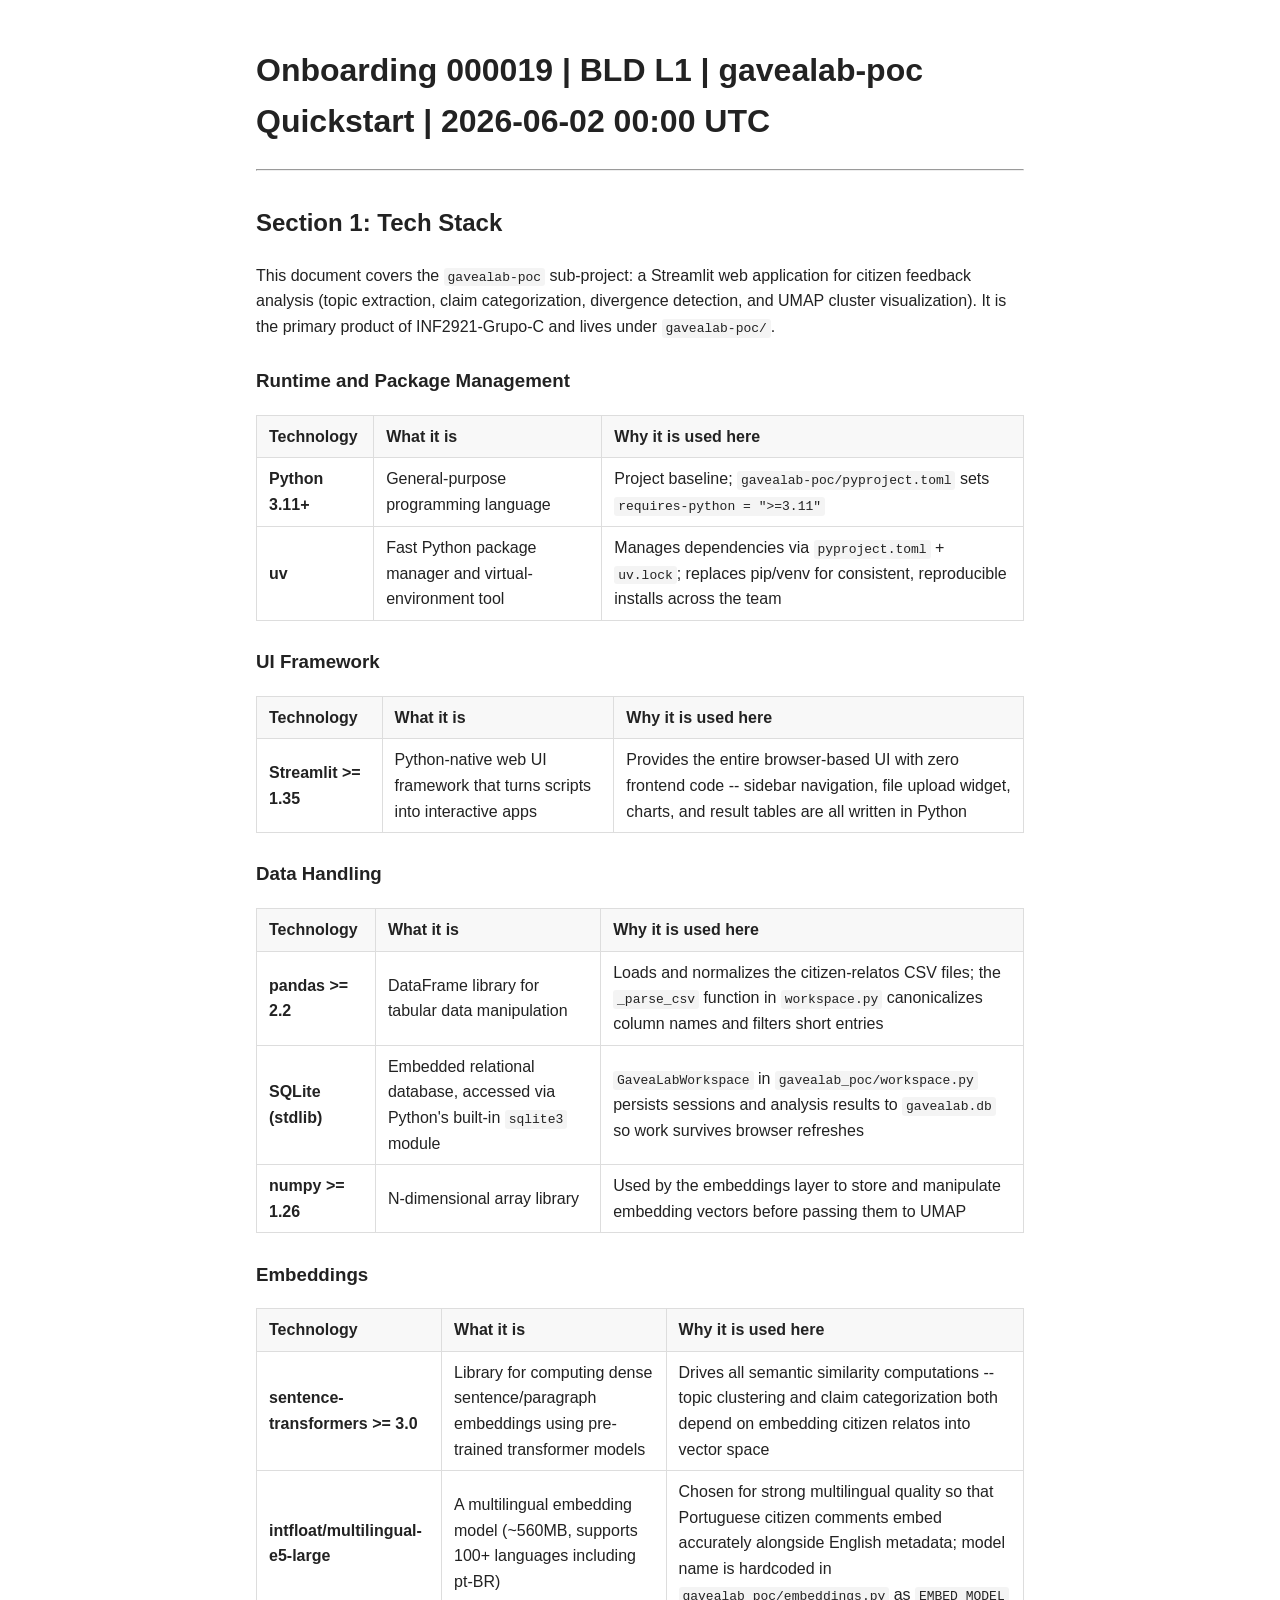
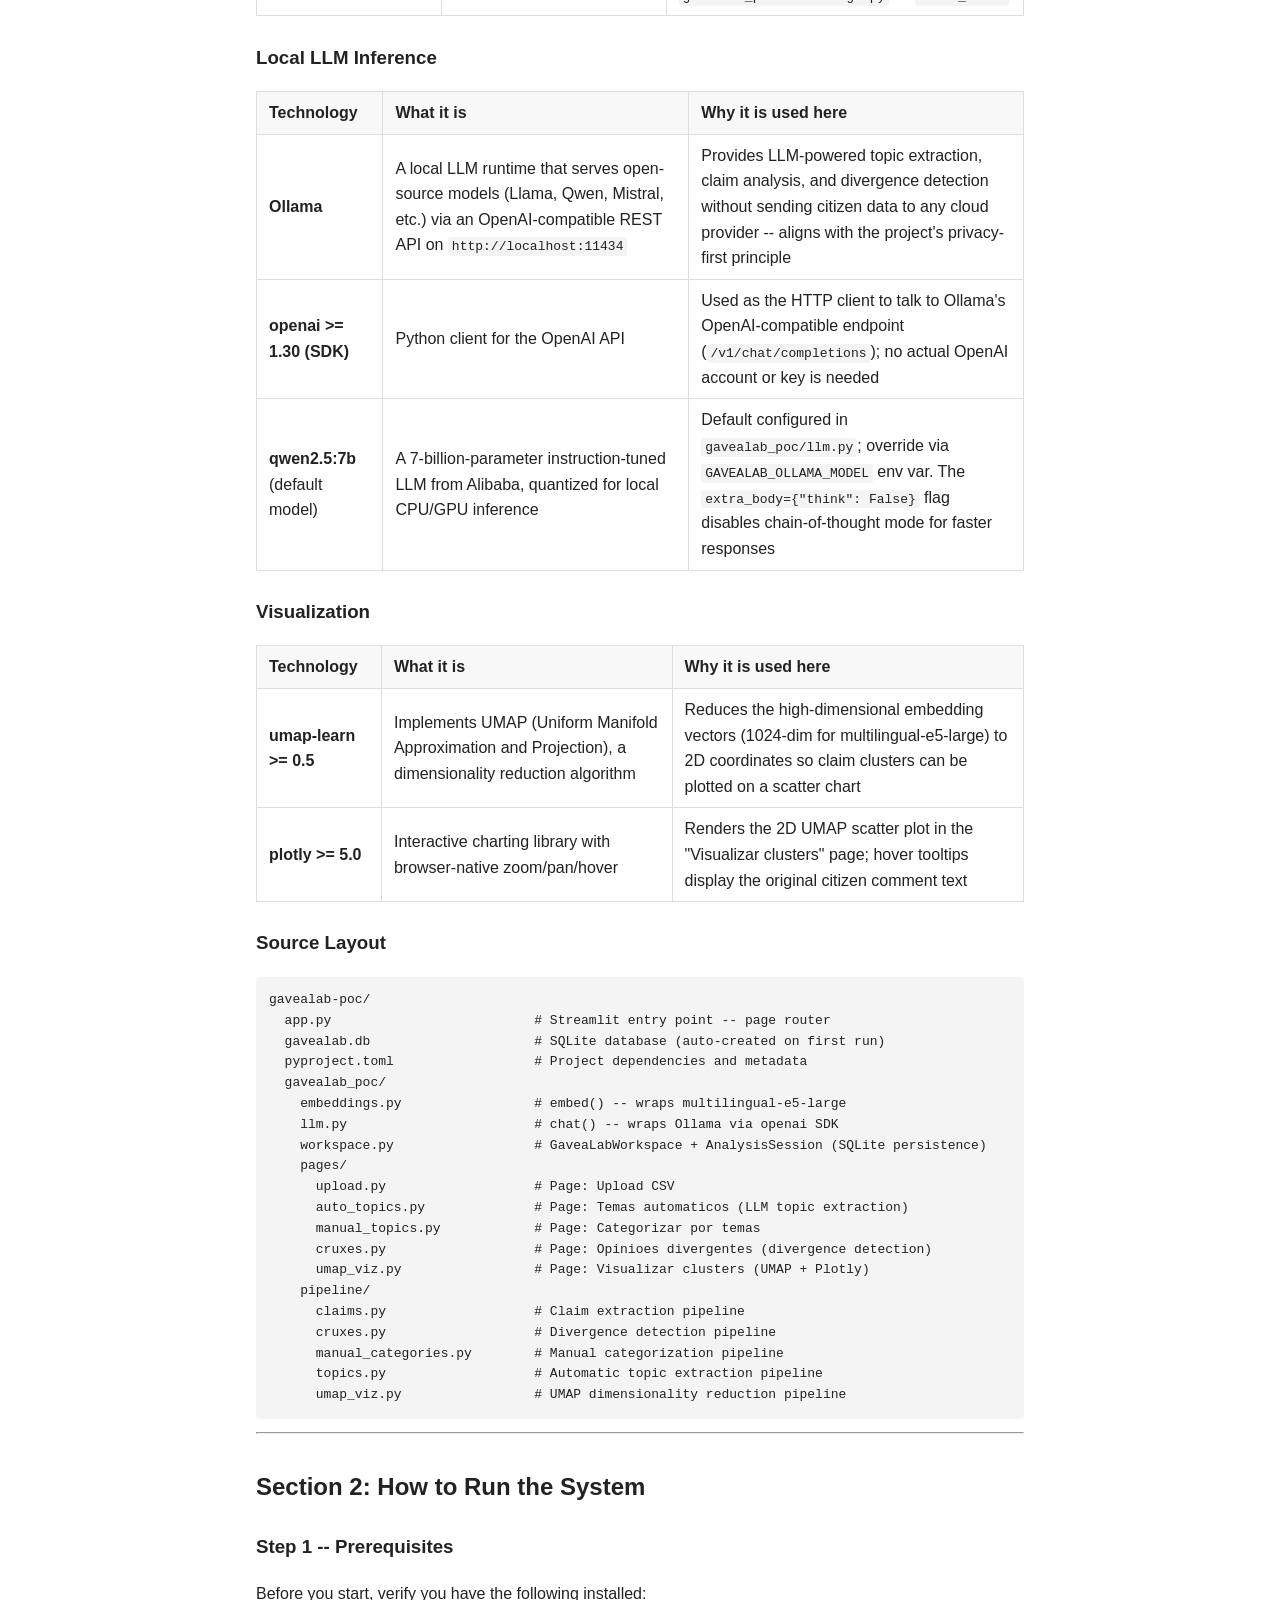
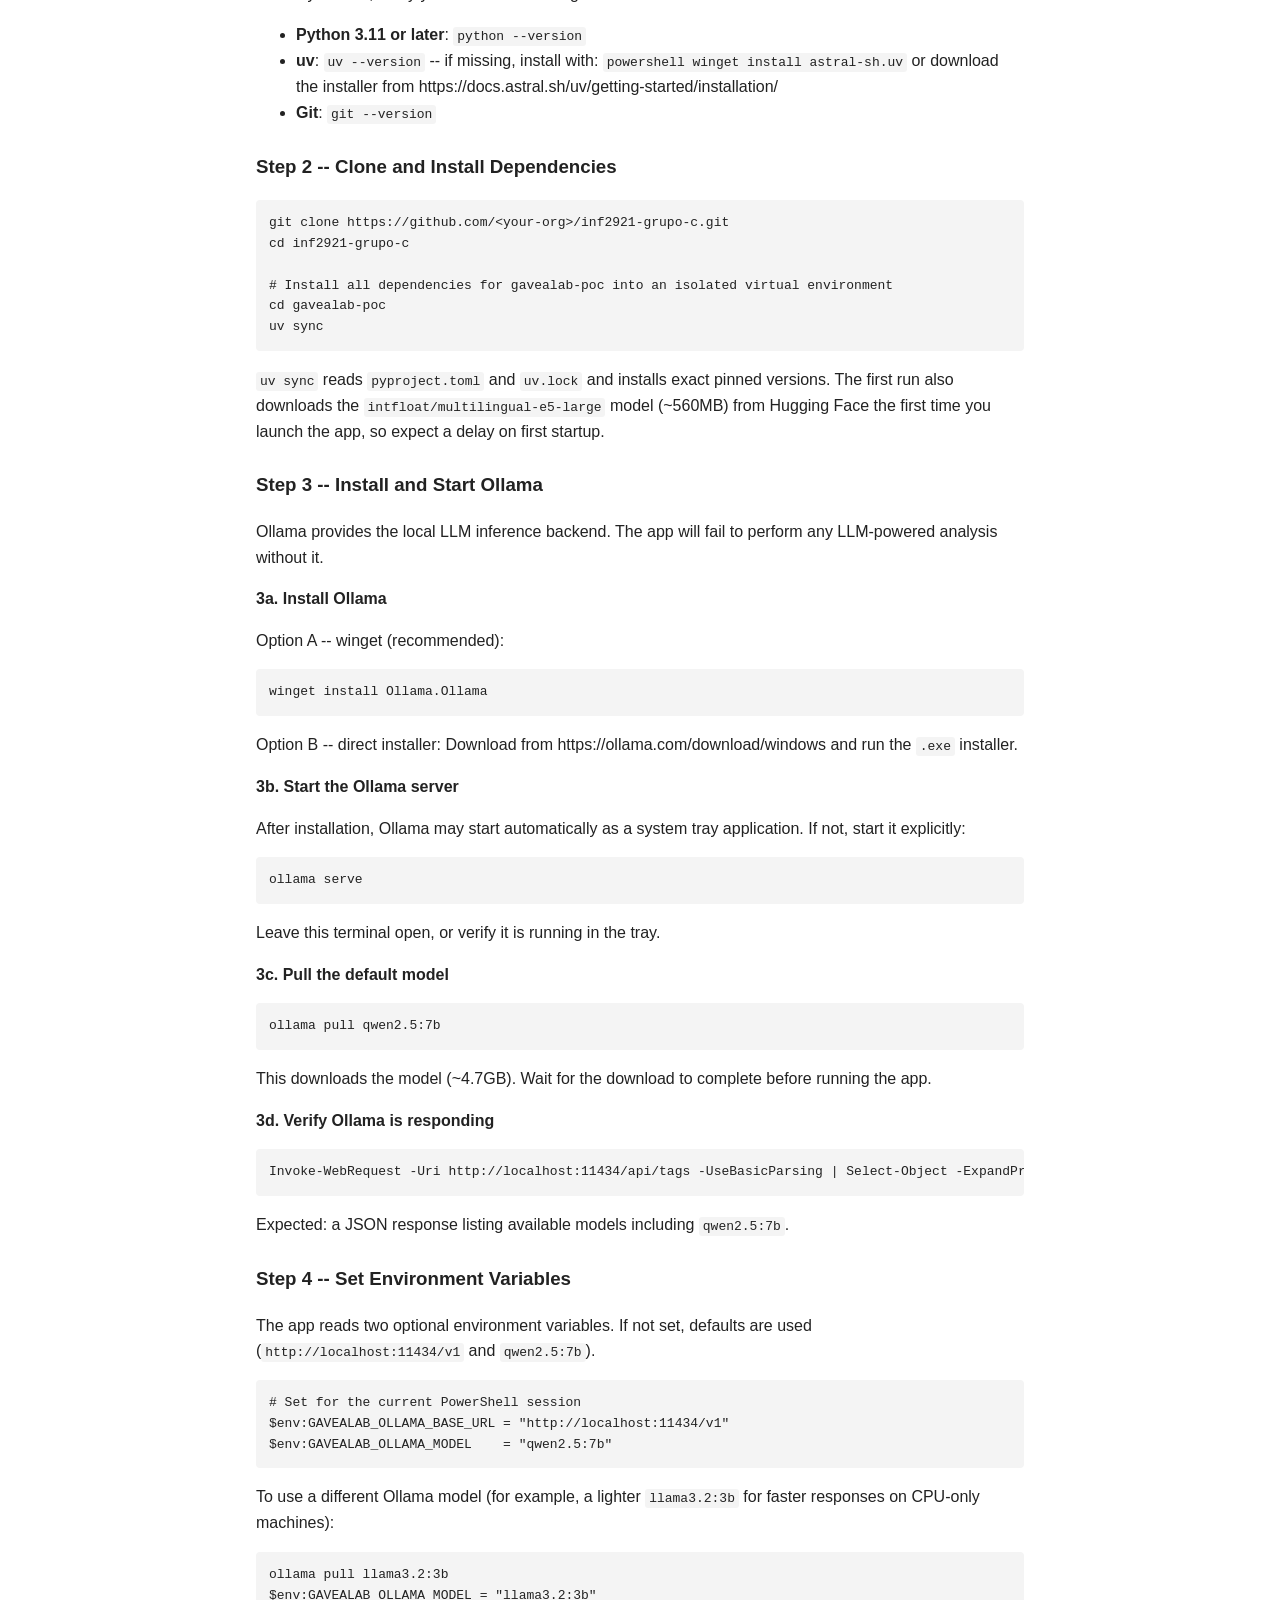
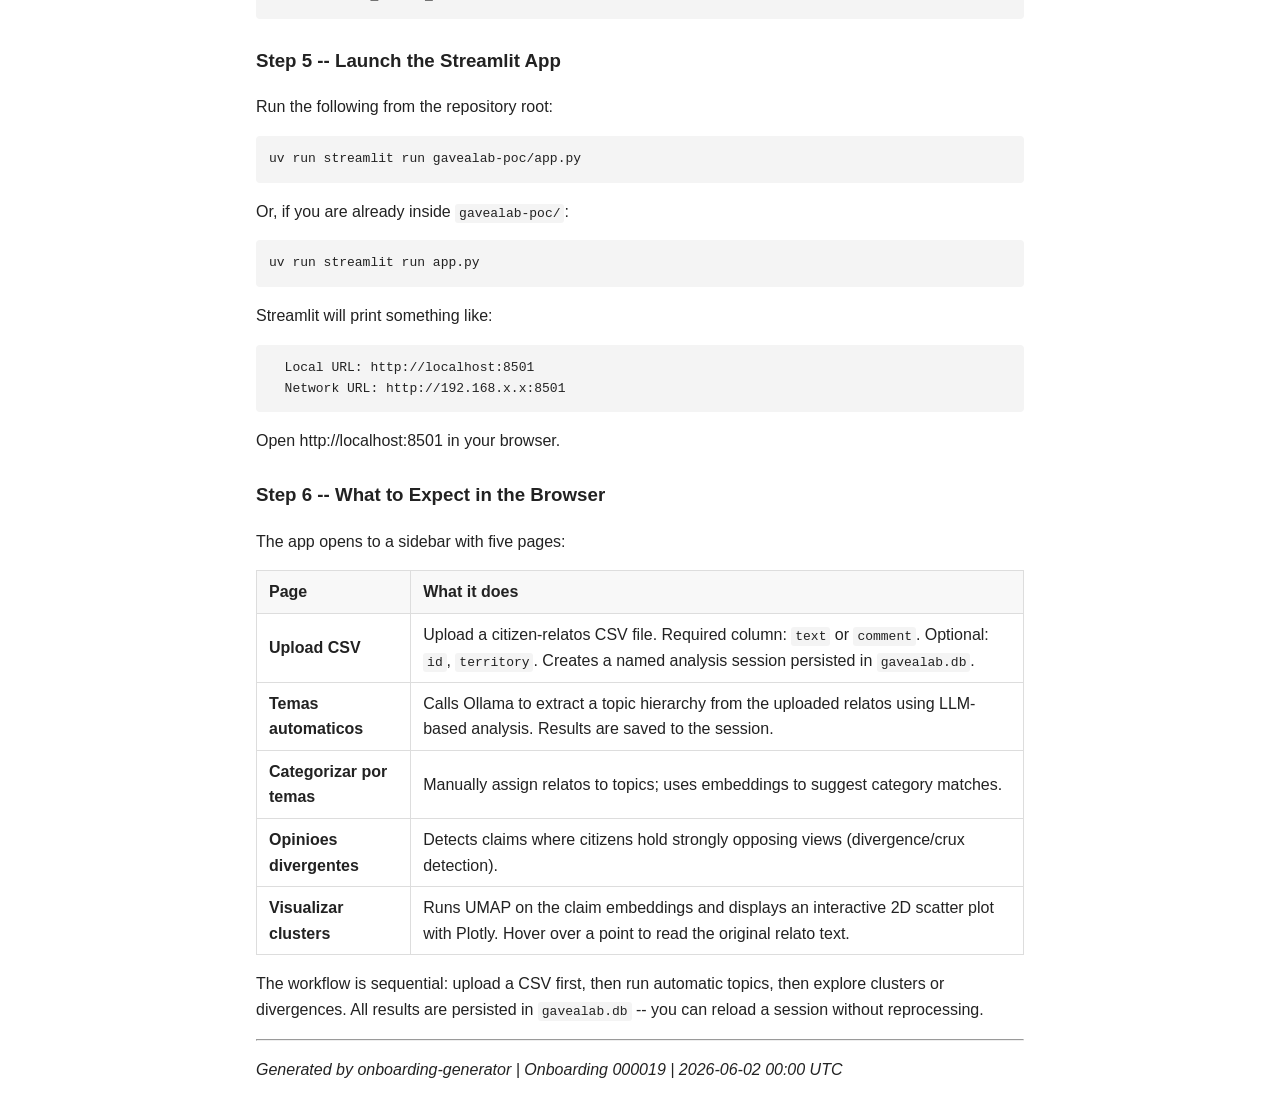
<file: _output/onboarding-plans/2026-06-02/onboarding-000019-bld-l1-gavealab-poc-quickstart.html>
<!DOCTYPE html>
<html lang="en-US">
<head>
  <meta charset="utf-8">
  <meta name="viewport" content="width=device-width, initial-scale=1">
  <title>Onboarding 000019 Bld L1 Gavealab Poc Quickstart</title>
  <style>
body {
  max-width: 48em;
  margin: 2em auto;
  padding: 0 1em;
  font-family: -apple-system, BlinkMacSystemFont, "Segoe UI", Roboto,
               Helvetica, Arial, sans-serif;
  line-height: 1.6;
  color: #222;
}
h1, h2, h3 { margin-top: 1.4em; }
code { background: #f4f4f4; padding: 0.15em 0.3em; border-radius: 3px; }
pre  { background: #f4f4f4; padding: 1em; overflow-x: auto; border-radius: 4px; }
pre code { background: none; padding: 0; }
table { border-collapse: collapse; width: 100%; margin: 1em 0; }
th, td { border: 1px solid #ddd; padding: 0.5em 0.75em; text-align: left; }
th { background: #f8f8f8; }
blockquote { border-left: 4px solid #ddd; margin: 1em 0; padding: 0.5em 1em; color: #555; }
a { color: #0366d6; }

  </style>
</head>
<body>

<h1 id="onboarding-000019-bld-l1-gavealab-poc-quickstart-2026-06-02-0000-utc">Onboarding 000019 | BLD L1 | gavealab-poc Quickstart | 2026-06-02 00:00 UTC</h1>
<hr />
<h2 id="section-1-tech-stack">Section 1: Tech Stack</h2>
<p>This document covers the <code>gavealab-poc</code> sub-project: a Streamlit web application for citizen feedback analysis (topic extraction, claim categorization, divergence detection, and UMAP cluster visualization). It is the primary product of INF2921-Grupo-C and lives under <code>gavealab-poc/</code>.</p>
<h3 id="runtime-and-package-management">Runtime and Package Management</h3>
<table>
<thead>
<tr>
<th>Technology</th>
<th>What it is</th>
<th>Why it is used here</th>
</tr>
</thead>
<tbody>
<tr>
<td><strong>Python 3.11+</strong></td>
<td>General-purpose programming language</td>
<td>Project baseline; <code>gavealab-poc/pyproject.toml</code> sets <code>requires-python = "&gt;=3.11"</code></td>
</tr>
<tr>
<td><strong>uv</strong></td>
<td>Fast Python package manager and virtual-environment tool</td>
<td>Manages dependencies via <code>pyproject.toml</code> + <code>uv.lock</code>; replaces pip/venv for consistent, reproducible installs across the team</td>
</tr>
</tbody>
</table>
<h3 id="ui-framework">UI Framework</h3>
<table>
<thead>
<tr>
<th>Technology</th>
<th>What it is</th>
<th>Why it is used here</th>
</tr>
</thead>
<tbody>
<tr>
<td><strong>Streamlit &gt;= 1.35</strong></td>
<td>Python-native web UI framework that turns scripts into interactive apps</td>
<td>Provides the entire browser-based UI with zero frontend code -- sidebar navigation, file upload widget, charts, and result tables are all written in Python</td>
</tr>
</tbody>
</table>
<h3 id="data-handling">Data Handling</h3>
<table>
<thead>
<tr>
<th>Technology</th>
<th>What it is</th>
<th>Why it is used here</th>
</tr>
</thead>
<tbody>
<tr>
<td><strong>pandas &gt;= 2.2</strong></td>
<td>DataFrame library for tabular data manipulation</td>
<td>Loads and normalizes the citizen-relatos CSV files; the <code>_parse_csv</code> function in <code>workspace.py</code> canonicalizes column names and filters short entries</td>
</tr>
<tr>
<td><strong>SQLite (stdlib)</strong></td>
<td>Embedded relational database, accessed via Python's built-in <code>sqlite3</code> module</td>
<td><code>GaveaLabWorkspace</code> in <code>gavealab_poc/workspace.py</code> persists sessions and analysis results to <code>gavealab.db</code> so work survives browser refreshes</td>
</tr>
<tr>
<td><strong>numpy &gt;= 1.26</strong></td>
<td>N-dimensional array library</td>
<td>Used by the embeddings layer to store and manipulate embedding vectors before passing them to UMAP</td>
</tr>
</tbody>
</table>
<h3 id="embeddings">Embeddings</h3>
<table>
<thead>
<tr>
<th>Technology</th>
<th>What it is</th>
<th>Why it is used here</th>
</tr>
</thead>
<tbody>
<tr>
<td><strong>sentence-transformers &gt;= 3.0</strong></td>
<td>Library for computing dense sentence/paragraph embeddings using pre-trained transformer models</td>
<td>Drives all semantic similarity computations -- topic clustering and claim categorization both depend on embedding citizen relatos into vector space</td>
</tr>
<tr>
<td><strong>intfloat/multilingual-e5-large</strong></td>
<td>A multilingual embedding model (~560MB, supports 100+ languages including pt-BR)</td>
<td>Chosen for strong multilingual quality so that Portuguese citizen comments embed accurately alongside English metadata; model name is hardcoded in <code>gavealab_poc/embeddings.py</code> as <code>EMBED_MODEL</code></td>
</tr>
</tbody>
</table>
<h3 id="local-llm-inference">Local LLM Inference</h3>
<table>
<thead>
<tr>
<th>Technology</th>
<th>What it is</th>
<th>Why it is used here</th>
</tr>
</thead>
<tbody>
<tr>
<td><strong>Ollama</strong></td>
<td>A local LLM runtime that serves open-source models (Llama, Qwen, Mistral, etc.) via an OpenAI-compatible REST API on <code>http://localhost:11434</code></td>
<td>Provides LLM-powered topic extraction, claim analysis, and divergence detection without sending citizen data to any cloud provider -- aligns with the project's privacy-first principle</td>
</tr>
<tr>
<td><strong>openai &gt;= 1.30 (SDK)</strong></td>
<td>Python client for the OpenAI API</td>
<td>Used as the HTTP client to talk to Ollama's OpenAI-compatible endpoint (<code>/v1/chat/completions</code>); no actual OpenAI account or key is needed</td>
</tr>
<tr>
<td><strong>qwen2.5:7b</strong> (default model)</td>
<td>A 7-billion-parameter instruction-tuned LLM from Alibaba, quantized for local CPU/GPU inference</td>
<td>Default configured in <code>gavealab_poc/llm.py</code>; override via <code>GAVEALAB_OLLAMA_MODEL</code> env var. The <code>extra_body={"think": False}</code> flag disables chain-of-thought mode for faster responses</td>
</tr>
</tbody>
</table>
<h3 id="visualization">Visualization</h3>
<table>
<thead>
<tr>
<th>Technology</th>
<th>What it is</th>
<th>Why it is used here</th>
</tr>
</thead>
<tbody>
<tr>
<td><strong>umap-learn &gt;= 0.5</strong></td>
<td>Implements UMAP (Uniform Manifold Approximation and Projection), a dimensionality reduction algorithm</td>
<td>Reduces the high-dimensional embedding vectors (1024-dim for multilingual-e5-large) to 2D coordinates so claim clusters can be plotted on a scatter chart</td>
</tr>
<tr>
<td><strong>plotly &gt;= 5.0</strong></td>
<td>Interactive charting library with browser-native zoom/pan/hover</td>
<td>Renders the 2D UMAP scatter plot in the "Visualizar clusters" page; hover tooltips display the original citizen comment text</td>
</tr>
</tbody>
</table>
<h3 id="source-layout">Source Layout</h3>
<pre><code>gavealab-poc/
  app.py                          # Streamlit entry point -- page router
  gavealab.db                     # SQLite database (auto-created on first run)
  pyproject.toml                  # Project dependencies and metadata
  gavealab_poc/
    embeddings.py                 # embed() -- wraps multilingual-e5-large
    llm.py                        # chat() -- wraps Ollama via openai SDK
    workspace.py                  # GaveaLabWorkspace + AnalysisSession (SQLite persistence)
    pages/
      upload.py                   # Page: Upload CSV
      auto_topics.py              # Page: Temas automaticos (LLM topic extraction)
      manual_topics.py            # Page: Categorizar por temas
      cruxes.py                   # Page: Opinioes divergentes (divergence detection)
      umap_viz.py                 # Page: Visualizar clusters (UMAP + Plotly)
    pipeline/
      claims.py                   # Claim extraction pipeline
      cruxes.py                   # Divergence detection pipeline
      manual_categories.py        # Manual categorization pipeline
      topics.py                   # Automatic topic extraction pipeline
      umap_viz.py                 # UMAP dimensionality reduction pipeline
</code></pre>
<hr />
<h2 id="section-2-how-to-run-the-system">Section 2: How to Run the System</h2>
<h3 id="step-1-prerequisites">Step 1 -- Prerequisites</h3>
<p>Before you start, verify you have the following installed:</p>
<ul>
<li><strong>Python 3.11 or later</strong>: <code>python --version</code></li>
<li><strong>uv</strong>: <code>uv --version</code> -- if missing, install with:
  <code>powershell
  winget install astral-sh.uv</code>
  or download the installer from https://docs.astral.sh/uv/getting-started/installation/</li>
<li><strong>Git</strong>: <code>git --version</code></li>
</ul>
<h3 id="step-2-clone-and-install-dependencies">Step 2 -- Clone and Install Dependencies</h3>
<pre><code class="language-powershell">git clone https://github.com/&lt;your-org&gt;/inf2921-grupo-c.git
cd inf2921-grupo-c

# Install all dependencies for gavealab-poc into an isolated virtual environment
cd gavealab-poc
uv sync
</code></pre>
<p><code>uv sync</code> reads <code>pyproject.toml</code> and <code>uv.lock</code> and installs exact pinned versions. The first run also downloads the <code>intfloat/multilingual-e5-large</code> model (~560MB) from Hugging Face the first time you launch the app, so expect a delay on first startup.</p>
<h3 id="step-3-install-and-start-ollama">Step 3 -- Install and Start Ollama</h3>
<p>Ollama provides the local LLM inference backend. The app will fail to perform any LLM-powered analysis without it.</p>
<p><strong>3a. Install Ollama</strong></p>
<p>Option A -- winget (recommended):</p>
<pre><code class="language-powershell">winget install Ollama.Ollama
</code></pre>
<p>Option B -- direct installer:
Download from https://ollama.com/download/windows and run the <code>.exe</code> installer.</p>
<p><strong>3b. Start the Ollama server</strong></p>
<p>After installation, Ollama may start automatically as a system tray application. If not, start it explicitly:</p>
<pre><code class="language-powershell">ollama serve
</code></pre>
<p>Leave this terminal open, or verify it is running in the tray.</p>
<p><strong>3c. Pull the default model</strong></p>
<pre><code class="language-powershell">ollama pull qwen2.5:7b
</code></pre>
<p>This downloads the model (~4.7GB). Wait for the download to complete before running the app.</p>
<p><strong>3d. Verify Ollama is responding</strong></p>
<pre><code class="language-powershell">Invoke-WebRequest -Uri http://localhost:11434/api/tags -UseBasicParsing | Select-Object -ExpandProperty Content
</code></pre>
<p>Expected: a JSON response listing available models including <code>qwen2.5:7b</code>.</p>
<h3 id="step-4-set-environment-variables">Step 4 -- Set Environment Variables</h3>
<p>The app reads two optional environment variables. If not set, defaults are used (<code>http://localhost:11434/v1</code> and <code>qwen2.5:7b</code>).</p>
<pre><code class="language-powershell"># Set for the current PowerShell session
$env:GAVEALAB_OLLAMA_BASE_URL = &quot;http://localhost:11434/v1&quot;
$env:GAVEALAB_OLLAMA_MODEL    = &quot;qwen2.5:7b&quot;
</code></pre>
<p>To use a different Ollama model (for example, a lighter <code>llama3.2:3b</code> for faster responses on CPU-only machines):</p>
<pre><code class="language-powershell">ollama pull llama3.2:3b
$env:GAVEALAB_OLLAMA_MODEL = &quot;llama3.2:3b&quot;
</code></pre>
<h3 id="step-5-launch-the-streamlit-app">Step 5 -- Launch the Streamlit App</h3>
<p>Run the following from the repository root:</p>
<pre><code class="language-powershell">uv run streamlit run gavealab-poc/app.py
</code></pre>
<p>Or, if you are already inside <code>gavealab-poc/</code>:</p>
<pre><code class="language-powershell">uv run streamlit run app.py
</code></pre>
<p>Streamlit will print something like:</p>
<pre><code>  Local URL: http://localhost:8501
  Network URL: http://192.168.x.x:8501
</code></pre>
<p>Open http://localhost:8501 in your browser.</p>
<h3 id="step-6-what-to-expect-in-the-browser">Step 6 -- What to Expect in the Browser</h3>
<p>The app opens to a sidebar with five pages:</p>
<table>
<thead>
<tr>
<th>Page</th>
<th>What it does</th>
</tr>
</thead>
<tbody>
<tr>
<td><strong>Upload CSV</strong></td>
<td>Upload a citizen-relatos CSV file. Required column: <code>text</code> or <code>comment</code>. Optional: <code>id</code>, <code>territory</code>. Creates a named analysis session persisted in <code>gavealab.db</code>.</td>
</tr>
<tr>
<td><strong>Temas automaticos</strong></td>
<td>Calls Ollama to extract a topic hierarchy from the uploaded relatos using LLM-based analysis. Results are saved to the session.</td>
</tr>
<tr>
<td><strong>Categorizar por temas</strong></td>
<td>Manually assign relatos to topics; uses embeddings to suggest category matches.</td>
</tr>
<tr>
<td><strong>Opinioes divergentes</strong></td>
<td>Detects claims where citizens hold strongly opposing views (divergence/crux detection).</td>
</tr>
<tr>
<td><strong>Visualizar clusters</strong></td>
<td>Runs UMAP on the claim embeddings and displays an interactive 2D scatter plot with Plotly. Hover over a point to read the original relato text.</td>
</tr>
</tbody>
</table>
<p>The workflow is sequential: upload a CSV first, then run automatic topics, then explore clusters or divergences. All results are persisted in <code>gavealab.db</code> -- you can reload a session without reprocessing.</p>
<hr />
<p><em>Generated by onboarding-generator | Onboarding 000019 | 2026-06-02 00:00 UTC</em></p>

</body>
</html>
</file>
